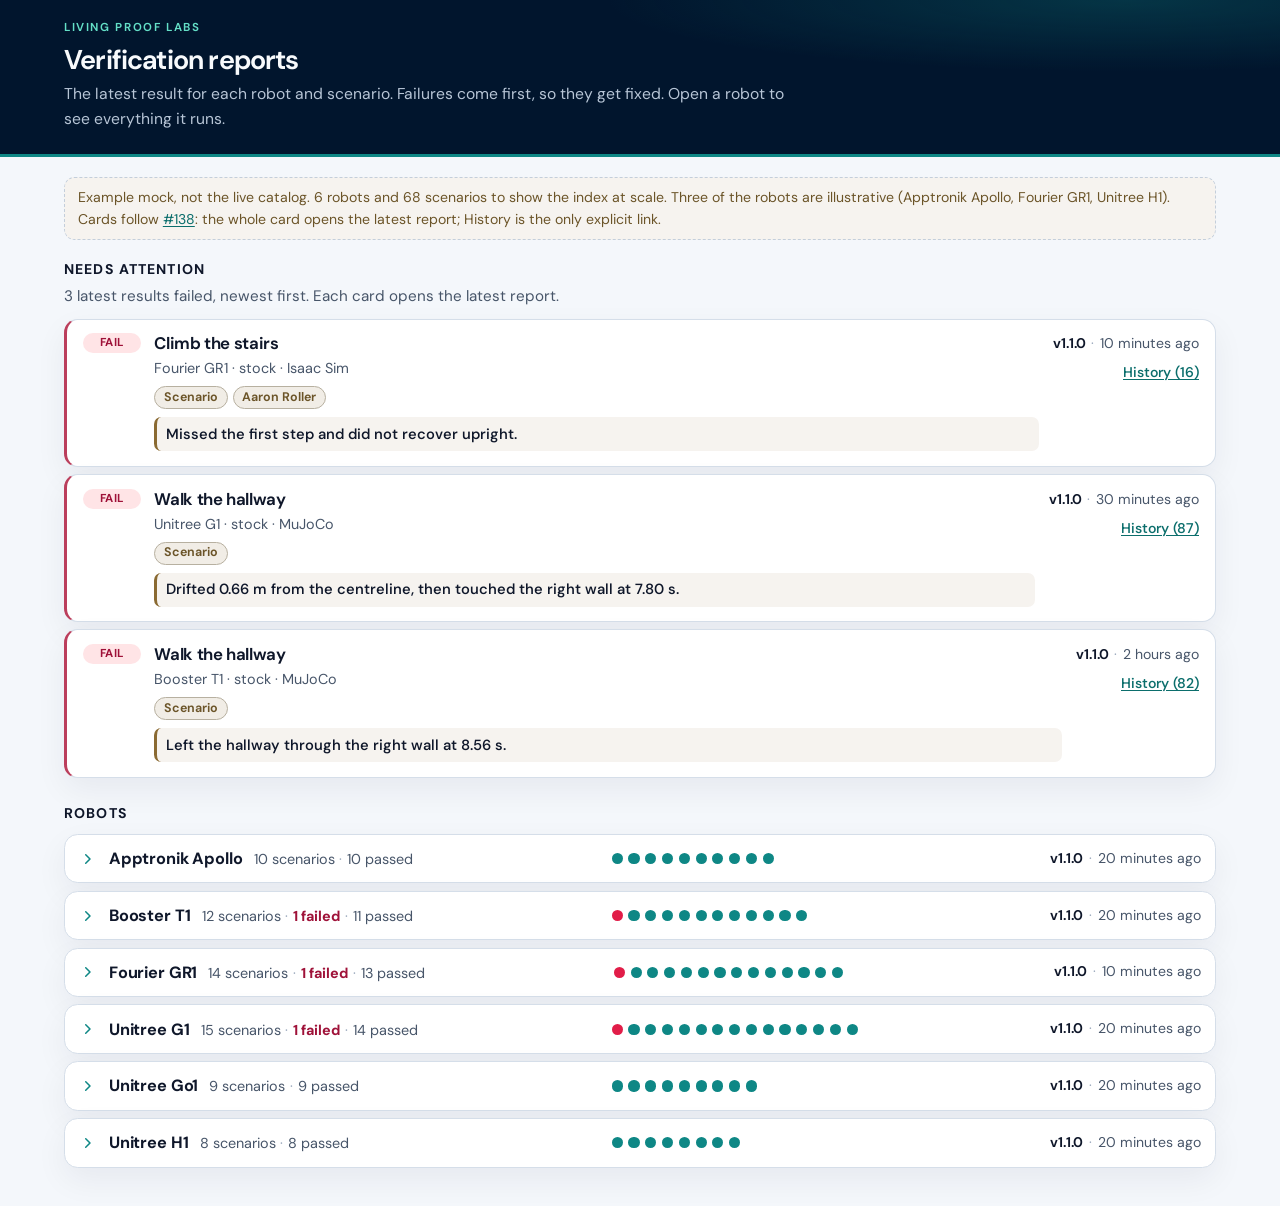
<file: mocks/index-failing-first/index.html>
<!doctype html>
<html lang="en">
<meta charset="utf-8">
<meta name="viewport" content="width=device-width, initial-scale=1">
<title>Verification reports · failing first (example mock)</title>
<link rel="preconnect" href="https://fonts.googleapis.com">
<link rel="preconnect" href="https://fonts.gstatic.com" crossorigin>
<link href="https://fonts.googleapis.com/css2?family=DM+Sans:ital,opsz,wght@0,9..40,400;0,9..40,500;0,9..40,650;0,9..40,700;1,9..40,400&display=swap" rel="stylesheet">
<link rel="stylesheet" href="styles.css">
<body>
<a class="skip" href="#results">Skip to results</a>
<header class="masthead">
  <div class="wrap masthead-inner">
    <p class="eyebrow">Living Proof Labs</p>
    <h1>Verification reports</h1>
    <p class="lede">The latest result for each robot and scenario. Failures come first, so they get fixed. Open a robot to see everything it runs.</p>
  </div>
</header>
<main class="page wrap" id="results">
  <p class="banner">Example mock, not the live catalog. 6 robots and 68 scenarios to show the index at scale. Three of the robots are illustrative (Apptronik Apollo, Fourier GR1, Unitree H1). Cards follow <a href="https://github.com/Living-Proof-Labs/livingproof-verification/issues/138">#138</a>: the whole card opens the latest report; History is the only explicit link.</p>
  <section class="needs" aria-labelledby="needs-attention">
  <h2 id="needs-attention">Needs attention</h2>
  <p class="lede-section">3 latest results failed, newest first. Each card opens the latest report.</p>
  <div class="stack">
    <article class="card is-fail">
  <div class="entry-main">
    <span class="badge badge-fail">FAIL</span>
    <div class="entry-body">
      <h3 class="title"><a class="card-link" href="#fourier-gr1">Climb the stairs<span class="visually-hidden">, latest report (FAIL)</span></a></h3>
      <p class="sub">Fourier GR1 · stock · Isaac Sim</p>
      <div class="chips"><a class="chip" href="#fourier-gr1" title="Open the Scenario finding in the report">Scenario</a><a class="chip" href="#fourier-gr1" title="Open the Aaron Roller finding in the report">Aaron Roller</a></div><p class="finding">Missed the first step and did not recover upright.</p>
    </div>
    <div class="entry-side">
      <div class="side-meta"><span class="release" title="Verification bundle release v1.1.0">v1.1.0</span><span class="dot">·</span><time datetime="2026-11-18T09:54:00Z" title="18 Nov 2026, 8:54 pm AEDT (Australia/Sydney)">10 minutes ago</time></div>
      <div class="links"><a class="history" href="#fourier-gr1">History (16)</a></div>
    </div>
  </div>
</article>
<article class="card is-fail">
  <div class="entry-main">
    <span class="badge badge-fail">FAIL</span>
    <div class="entry-body">
      <h3 class="title"><a class="card-link" href="https://docs.livingprooflabs.com/livingproof-verification/unitree-g1/stock-mujoco-hallway/latest/">Walk the hallway<span class="visually-hidden">, latest report (FAIL)</span></a></h3>
      <p class="sub">Unitree G1 · stock · MuJoCo</p>
      <div class="chips"><a class="chip" href="https://docs.livingprooflabs.com/livingproof-verification/unitree-g1/stock-mujoco-hallway/latest/#evaluator-livingproof-scenario" title="Open the Scenario finding in the report">Scenario</a></div><p class="finding">Drifted 0.66 m from the centreline, then touched the right wall at 7.80 s.</p>
    </div>
    <div class="entry-side">
      <div class="side-meta"><span class="release" title="Verification bundle release v1.1.0">v1.1.0</span><span class="dot">·</span><time datetime="2026-11-18T09:34:00Z" title="18 Nov 2026, 8:34 pm AEDT (Australia/Sydney)">30 minutes ago</time></div>
      <div class="links"><a class="history" href="https://docs.livingprooflabs.com/livingproof-verification/unitree-g1/stock-mujoco-hallway/">History (87)</a></div>
    </div>
  </div>
</article>
<article class="card is-fail">
  <div class="entry-main">
    <span class="badge badge-fail">FAIL</span>
    <div class="entry-body">
      <h3 class="title"><a class="card-link" href="https://docs.livingprooflabs.com/livingproof-verification/booster-t1/stock-mujoco-hallway/latest/">Walk the hallway<span class="visually-hidden">, latest report (FAIL)</span></a></h3>
      <p class="sub">Booster T1 · stock · MuJoCo</p>
      <div class="chips"><a class="chip" href="https://docs.livingprooflabs.com/livingproof-verification/booster-t1/stock-mujoco-hallway/latest/#evaluator-livingproof-scenario" title="Open the Scenario finding in the report">Scenario</a></div><p class="finding">Left the hallway through the right wall at 8.56 s.</p>
    </div>
    <div class="entry-side">
      <div class="side-meta"><span class="release" title="Verification bundle release v1.1.0">v1.1.0</span><span class="dot">·</span><time datetime="2026-11-18T08:04:00Z" title="18 Nov 2026, 7:04 pm AEDT (Australia/Sydney)">2 hours ago</time></div>
      <div class="links"><a class="history" href="https://docs.livingprooflabs.com/livingproof-verification/booster-t1/stock-mujoco-hallway/">History (82)</a></div>
    </div>
  </div>
</article>
  </div>
</section>
  <h2 class="robots-label" id="robots">Robots</h2>
  <div class="robots">
    <details class="robot" id="apptronik-apollo">
  <summary>
    <span class="visually-hidden">Apptronik Apollo, 10 scenarios, 10 passed, latest v1.1.0, 20 minutes ago</span>
    <div class="summary-row" aria-hidden="true">
      <svg class="chevron" viewBox="0 0 16 16" aria-hidden="true" focusable="false"><path fill="currentColor" d="M6.2 3.2a.75.75 0 0 0 0 1.06L9.94 8 6.2 11.74a.75.75 0 1 0 1.06 1.06l4.27-4.27a.75.75 0 0 0 0-1.06L7.26 3.2a.75.75 0 0 0-1.06 0Z"/></svg>
      <div class="summary-id"><span class="robot-name">Apptronik Apollo</span><span class="counts">10 scenarios<span class="count-sep">·</span><span class="pass-count">10 passed</span></span></div>
      <span class="dots"><span class="pip pip-pass" title="Carry a load down the hallway: passed"></span><span class="pip pip-pass" title="Climb the stairs: passed"></span><span class="pip pip-pass" title="Cross the doorway: passed"></span><span class="pip pip-pass" title="Navigate a cluttered room: passed"></span><span class="pip pip-pass" title="Pick and place: passed"></span><span class="pip pip-pass" title="Sit down and stand up: passed"></span><span class="pip pip-pass" title="Step over a threshold: passed"></span><span class="pip pip-pass" title="Walk around the corner: passed"></span><span class="pip pip-pass" title="Walk the hallway: passed"></span><span class="pip pip-pass" title="Walk uneven terrain: passed"></span><span class="pip-more" hidden></span></span>
      <span class="meta-latest"><span class="release" title="Verification bundle release v1.1.0">v1.1.0</span><span class="dot">·</span><time datetime="2026-11-18T09:44:00Z" title="18 Nov 2026, 8:44 pm AEDT (Australia/Sydney)">20 minutes ago</time></span>
    </div>
  </summary>
  <div class="robot-body"><div class="stack">
    <article class="card">
  <div class="entry-main">
    <span class="badge badge-pass">PASS</span>
    <div class="entry-body">
      <h3 class="title"><a class="card-link" href="#apptronik-apollo">Carry a load down the hallway<span class="visually-hidden">, latest report (PASS)</span></a></h3>
      <p class="sub">stock · MuJoCo</p>
      
    </div>
    <div class="entry-side">
      <div class="side-meta"><span class="release" title="Verification bundle release v1.1.0">v1.1.0</span><span class="dot">·</span><time datetime="2026-11-18T09:44:00Z" title="18 Nov 2026, 8:44 pm AEDT (Australia/Sydney)">20 minutes ago</time></div>
      <div class="links"><a class="history" href="#apptronik-apollo">History (11)</a></div>
    </div>
  </div>
</article>
<article class="card">
  <div class="entry-main">
    <span class="badge badge-pass">PASS</span>
    <div class="entry-body">
      <h3 class="title"><a class="card-link" href="#apptronik-apollo">Climb the stairs<span class="visually-hidden">, latest report (PASS)</span></a></h3>
      <p class="sub">stock · MuJoCo</p>
      
    </div>
    <div class="entry-side">
      <div class="side-meta"><span class="release" title="Verification bundle release v1.1.0">v1.1.0</span><span class="dot">·</span><time datetime="2026-11-18T09:44:00Z" title="18 Nov 2026, 8:44 pm AEDT (Australia/Sydney)">20 minutes ago</time></div>
      <div class="links"><a class="history" href="#apptronik-apollo">History (14)</a></div>
    </div>
  </div>
</article>
<article class="card">
  <div class="entry-main">
    <span class="badge badge-pass">PASS</span>
    <div class="entry-body">
      <h3 class="title"><a class="card-link" href="#apptronik-apollo">Cross the doorway<span class="visually-hidden">, latest report (PASS)</span></a></h3>
      <p class="sub">stock · MuJoCo</p>
      
    </div>
    <div class="entry-side">
      <div class="side-meta"><span class="release" title="Verification bundle release v1.1.0">v1.1.0</span><span class="dot">·</span><time datetime="2026-11-18T09:44:00Z" title="18 Nov 2026, 8:44 pm AEDT (Australia/Sydney)">20 minutes ago</time></div>
      <div class="links"><a class="history" href="#apptronik-apollo">History (17)</a></div>
    </div>
  </div>
</article>
<article class="card">
  <div class="entry-main">
    <span class="badge badge-pass">PASS</span>
    <div class="entry-body">
      <h3 class="title"><a class="card-link" href="#apptronik-apollo">Navigate a cluttered room<span class="visually-hidden">, latest report (PASS)</span></a></h3>
      <p class="sub">stock · MuJoCo</p>
      
    </div>
    <div class="entry-side">
      <div class="side-meta"><span class="release" title="Verification bundle release v1.1.0">v1.1.0</span><span class="dot">·</span><time datetime="2026-11-18T09:44:00Z" title="18 Nov 2026, 8:44 pm AEDT (Australia/Sydney)">20 minutes ago</time></div>
      <div class="links"><a class="history" href="#apptronik-apollo">History (20)</a></div>
    </div>
  </div>
</article>
<article class="card">
  <div class="entry-main">
    <span class="badge badge-pass">PASS</span>
    <div class="entry-body">
      <h3 class="title"><a class="card-link" href="#apptronik-apollo">Pick and place<span class="visually-hidden">, latest report (PASS)</span></a></h3>
      <p class="sub">stock · MuJoCo</p>
      
    </div>
    <div class="entry-side">
      <div class="side-meta"><span class="release" title="Verification bundle release v1.1.0">v1.1.0</span><span class="dot">·</span><time datetime="2026-11-18T09:44:00Z" title="18 Nov 2026, 8:44 pm AEDT (Australia/Sydney)">20 minutes ago</time></div>
      <div class="links"><a class="history" href="#apptronik-apollo">History (23)</a></div>
    </div>
  </div>
</article>
<article class="card">
  <div class="entry-main">
    <span class="badge badge-pass">PASS</span>
    <div class="entry-body">
      <h3 class="title"><a class="card-link" href="#apptronik-apollo">Sit down and stand up<span class="visually-hidden">, latest report (PASS)</span></a></h3>
      <p class="sub">stock · MuJoCo</p>
      
    </div>
    <div class="entry-side">
      <div class="side-meta"><span class="release" title="Verification bundle release v1.1.0">v1.1.0</span><span class="dot">·</span><time datetime="2026-11-18T09:44:00Z" title="18 Nov 2026, 8:44 pm AEDT (Australia/Sydney)">20 minutes ago</time></div>
      <div class="links"><a class="history" href="#apptronik-apollo">History (26)</a></div>
    </div>
  </div>
</article>
<article class="card">
  <div class="entry-main">
    <span class="badge badge-pass">PASS</span>
    <div class="entry-body">
      <h3 class="title"><a class="card-link" href="#apptronik-apollo">Step over a threshold<span class="visually-hidden">, latest report (PASS)</span></a></h3>
      <p class="sub">stock · MuJoCo</p>
      
    </div>
    <div class="entry-side">
      <div class="side-meta"><span class="release" title="Verification bundle release v1.1.0">v1.1.0</span><span class="dot">·</span><time datetime="2026-11-18T09:44:00Z" title="18 Nov 2026, 8:44 pm AEDT (Australia/Sydney)">20 minutes ago</time></div>
      <div class="links"><a class="history" href="#apptronik-apollo">History (12)</a></div>
    </div>
  </div>
</article>
<article class="card">
  <div class="entry-main">
    <span class="badge badge-pass">PASS</span>
    <div class="entry-body">
      <h3 class="title"><a class="card-link" href="#apptronik-apollo">Walk around the corner<span class="visually-hidden">, latest report (PASS)</span></a></h3>
      <p class="sub">stock · MuJoCo</p>
      
    </div>
    <div class="entry-side">
      <div class="side-meta"><span class="release" title="Verification bundle release v1.1.0">v1.1.0</span><span class="dot">·</span><time datetime="2026-11-18T09:44:00Z" title="18 Nov 2026, 8:44 pm AEDT (Australia/Sydney)">20 minutes ago</time></div>
      <div class="links"><a class="history" href="#apptronik-apollo">History (15)</a></div>
    </div>
  </div>
</article>
<article class="card">
  <div class="entry-main">
    <span class="badge badge-pass">PASS</span>
    <div class="entry-body">
      <h3 class="title"><a class="card-link" href="#apptronik-apollo">Walk the hallway<span class="visually-hidden">, latest report (PASS)</span></a></h3>
      <p class="sub">stock · MuJoCo</p>
      
    </div>
    <div class="entry-side">
      <div class="side-meta"><span class="release" title="Verification bundle release v1.1.0">v1.1.0</span><span class="dot">·</span><time datetime="2026-11-18T09:44:00Z" title="18 Nov 2026, 8:44 pm AEDT (Australia/Sydney)">20 minutes ago</time></div>
      <div class="links"><a class="history" href="#apptronik-apollo">History (18)</a></div>
    </div>
  </div>
</article>
<article class="card">
  <div class="entry-main">
    <span class="badge badge-pass">PASS</span>
    <div class="entry-body">
      <h3 class="title"><a class="card-link" href="#apptronik-apollo">Walk uneven terrain<span class="visually-hidden">, latest report (PASS)</span></a></h3>
      <p class="sub">stock · MuJoCo</p>
      
    </div>
    <div class="entry-side">
      <div class="side-meta"><span class="release" title="Verification bundle release v1.1.0">v1.1.0</span><span class="dot">·</span><time datetime="2026-11-18T09:44:00Z" title="18 Nov 2026, 8:44 pm AEDT (Australia/Sydney)">20 minutes ago</time></div>
      <div class="links"><a class="history" href="#apptronik-apollo">History (21)</a></div>
    </div>
  </div>
</article>
  </div></div>
</details>
<details class="robot" id="booster-t1">
  <summary>
    <span class="visually-hidden">Booster T1, 12 scenarios, 1 failed, 11 passed, latest v1.1.0, 20 minutes ago</span>
    <div class="summary-row" aria-hidden="true">
      <svg class="chevron" viewBox="0 0 16 16" aria-hidden="true" focusable="false"><path fill="currentColor" d="M6.2 3.2a.75.75 0 0 0 0 1.06L9.94 8 6.2 11.74a.75.75 0 1 0 1.06 1.06l4.27-4.27a.75.75 0 0 0 0-1.06L7.26 3.2a.75.75 0 0 0-1.06 0Z"/></svg>
      <div class="summary-id"><span class="robot-name">Booster T1</span><span class="counts">12 scenarios<span class="count-sep">·</span><span class="fail-count">1 failed</span><span class="count-sep">·</span><span class="pass-count">11 passed</span></span></div>
      <span class="dots"><span class="pip pip-fail" title="Walk the hallway: failed"></span><span class="pip pip-pass" title="Climb the stairs: passed"></span><span class="pip pip-pass" title="Cross the doorway: passed"></span><span class="pip pip-pass" title="Sit down and stand up: passed"></span><span class="pip pip-pass" title="Stand up from a fall: passed"></span><span class="pip pip-pass" title="Step over a threshold: passed"></span><span class="pip pip-pass" title="Turn in place: passed"></span><span class="pip pip-pass" title="Walk around the corner: passed"></span><span class="pip pip-pass" title="Walk around the corner (left): passed"></span><span class="pip pip-pass" title="Walk around the corner (right): passed"></span><span class="pip pip-pass" title="Walk backward: passed"></span><span class="pip pip-pass" title="Walk uneven terrain: passed"></span><span class="pip-more" hidden></span></span>
      <span class="meta-latest"><span class="release" title="Verification bundle release v1.1.0">v1.1.0</span><span class="dot">·</span><time datetime="2026-11-18T09:44:00Z" title="18 Nov 2026, 8:44 pm AEDT (Australia/Sydney)">20 minutes ago</time></span>
    </div>
  </summary>
  <div class="robot-body"><div class="stack">
    <article class="card is-fail">
  <div class="entry-main">
    <span class="badge badge-fail">FAIL</span>
    <div class="entry-body">
      <h3 class="title"><a class="card-link" href="https://docs.livingprooflabs.com/livingproof-verification/booster-t1/stock-mujoco-hallway/latest/">Walk the hallway<span class="visually-hidden">, latest report (FAIL)</span></a></h3>
      <p class="sub">stock · MuJoCo</p>
      <div class="chips"><a class="chip" href="https://docs.livingprooflabs.com/livingproof-verification/booster-t1/stock-mujoco-hallway/latest/#evaluator-livingproof-scenario" title="Open the Scenario finding in the report">Scenario</a></div><p class="finding">Left the hallway through the right wall at 8.56 s.</p>
    </div>
    <div class="entry-side">
      <div class="side-meta"><span class="release" title="Verification bundle release v1.1.0">v1.1.0</span><span class="dot">·</span><time datetime="2026-11-18T08:04:00Z" title="18 Nov 2026, 7:04 pm AEDT (Australia/Sydney)">2 hours ago</time></div>
      <div class="links"><a class="history" href="https://docs.livingprooflabs.com/livingproof-verification/booster-t1/stock-mujoco-hallway/">History (82)</a></div>
    </div>
  </div>
</article>
<article class="card">
  <div class="entry-main">
    <span class="badge badge-pass">PASS</span>
    <div class="entry-body">
      <h3 class="title"><a class="card-link" href="#booster-t1">Climb the stairs<span class="visually-hidden">, latest report (PASS)</span></a></h3>
      <p class="sub">stock · MuJoCo</p>
      
    </div>
    <div class="entry-side">
      <div class="side-meta"><span class="release" title="Verification bundle release v1.1.0">v1.1.0</span><span class="dot">·</span><time datetime="2026-11-18T09:44:00Z" title="18 Nov 2026, 8:44 pm AEDT (Australia/Sydney)">20 minutes ago</time></div>
      <div class="links"><a class="history" href="#booster-t1">History (14)</a></div>
    </div>
  </div>
</article>
<article class="card">
  <div class="entry-main">
    <span class="badge badge-pass">PASS</span>
    <div class="entry-body">
      <h3 class="title"><a class="card-link" href="#booster-t1">Cross the doorway<span class="visually-hidden">, latest report (PASS)</span></a></h3>
      <p class="sub">stock · MuJoCo</p>
      
    </div>
    <div class="entry-side">
      <div class="side-meta"><span class="release" title="Verification bundle release v1.1.0">v1.1.0</span><span class="dot">·</span><time datetime="2026-11-18T09:44:00Z" title="18 Nov 2026, 8:44 pm AEDT (Australia/Sydney)">20 minutes ago</time></div>
      <div class="links"><a class="history" href="#booster-t1">History (11)</a></div>
    </div>
  </div>
</article>
<article class="card">
  <div class="entry-main">
    <span class="badge badge-pass">PASS</span>
    <div class="entry-body">
      <h3 class="title"><a class="card-link" href="#booster-t1">Sit down and stand up<span class="visually-hidden">, latest report (PASS)</span></a></h3>
      <p class="sub">stock · MuJoCo</p>
      
    </div>
    <div class="entry-side">
      <div class="side-meta"><span class="release" title="Verification bundle release v1.1.0">v1.1.0</span><span class="dot">·</span><time datetime="2026-11-18T09:44:00Z" title="18 Nov 2026, 8:44 pm AEDT (Australia/Sydney)">20 minutes ago</time></div>
      <div class="links"><a class="history" href="#booster-t1">History (6)</a></div>
    </div>
  </div>
</article>
<article class="card">
  <div class="entry-main">
    <span class="badge badge-pass">PASS</span>
    <div class="entry-body">
      <h3 class="title"><a class="card-link" href="#booster-t1">Stand up from a fall<span class="visually-hidden">, latest report (PASS)</span></a></h3>
      <p class="sub">stock · MuJoCo</p>
      
    </div>
    <div class="entry-side">
      <div class="side-meta"><span class="release" title="Verification bundle release v1.1.0">v1.1.0</span><span class="dot">·</span><time datetime="2026-11-18T09:44:00Z" title="18 Nov 2026, 8:44 pm AEDT (Australia/Sydney)">20 minutes ago</time></div>
      <div class="links"><a class="history" href="#booster-t1">History (9)</a></div>
    </div>
  </div>
</article>
<article class="card">
  <div class="entry-main">
    <span class="badge badge-pass">PASS</span>
    <div class="entry-body">
      <h3 class="title"><a class="card-link" href="#booster-t1">Step over a threshold<span class="visually-hidden">, latest report (PASS)</span></a></h3>
      <p class="sub">stock · MuJoCo</p>
      
    </div>
    <div class="entry-side">
      <div class="side-meta"><span class="release" title="Verification bundle release v1.1.0">v1.1.0</span><span class="dot">·</span><time datetime="2026-11-18T09:44:00Z" title="18 Nov 2026, 8:44 pm AEDT (Australia/Sydney)">20 minutes ago</time></div>
      <div class="links"><a class="history" href="#booster-t1">History (7)</a></div>
    </div>
  </div>
</article>
<article class="card">
  <div class="entry-main">
    <span class="badge badge-pass">PASS</span>
    <div class="entry-body">
      <h3 class="title"><a class="card-link" href="#booster-t1">Turn in place<span class="visually-hidden">, latest report (PASS)</span></a></h3>
      <p class="sub">stock · MuJoCo</p>
      
    </div>
    <div class="entry-side">
      <div class="side-meta"><span class="release" title="Verification bundle release v1.1.0">v1.1.0</span><span class="dot">·</span><time datetime="2026-11-18T09:44:00Z" title="18 Nov 2026, 8:44 pm AEDT (Australia/Sydney)">20 minutes ago</time></div>
      <div class="links"><a class="history" href="#booster-t1">History (12)</a></div>
    </div>
  </div>
</article>
<article class="card">
  <div class="entry-main">
    <span class="badge badge-pass">PASS</span>
    <div class="entry-body">
      <h3 class="title"><a class="card-link" href="https://docs.livingprooflabs.com/livingproof-verification/booster-t1/stock-mujoco-corner/latest/">Walk around the corner<span class="visually-hidden">, latest report (PASS)</span></a></h3>
      <p class="sub">stock · MuJoCo</p>
      
    </div>
    <div class="entry-side">
      <div class="side-meta"><span class="release is-fallback" title="No release tag; short SHA shown">2363e612</span><span class="dot">·</span><time datetime="2026-11-18T07:04:00Z" title="18 Nov 2026, 6:04 pm AEDT (Australia/Sydney)">3 hours ago</time></div>
      <div class="links"><a class="history" href="https://docs.livingprooflabs.com/livingproof-verification/booster-t1/stock-mujoco-corner/">History (21)</a></div>
    </div>
  </div>
</article>
<article class="card">
  <div class="entry-main">
    <span class="badge badge-pass">PASS</span>
    <div class="entry-body">
      <h3 class="title"><a class="card-link" href="https://docs.livingprooflabs.com/livingproof-verification/booster-t1/stock-mujoco-corner-left/latest/">Walk around the corner (left)<span class="visually-hidden">, latest report (PASS)</span></a></h3>
      <p class="sub">stock · MuJoCo</p>
      
    </div>
    <div class="entry-side">
      <div class="side-meta"><span class="release" title="Verification bundle release v1.1.0">v1.1.0</span><span class="dot">·</span><time datetime="2026-11-18T09:44:00Z" title="18 Nov 2026, 8:44 pm AEDT (Australia/Sydney)">20 minutes ago</time></div>
      <div class="links"><a class="history" href="https://docs.livingprooflabs.com/livingproof-verification/booster-t1/stock-mujoco-corner-left/">History (3)</a></div>
    </div>
  </div>
</article>
<article class="card">
  <div class="entry-main">
    <span class="badge badge-pass">PASS</span>
    <div class="entry-body">
      <h3 class="title"><a class="card-link" href="https://docs.livingprooflabs.com/livingproof-verification/booster-t1/stock-mujoco-corner-right/latest/">Walk around the corner (right)<span class="visually-hidden">, latest report (PASS)</span></a></h3>
      <p class="sub">stock · MuJoCo</p>
      
    </div>
    <div class="entry-side">
      <div class="side-meta"><span class="release" title="Verification bundle release v1.1.0">v1.1.0</span><span class="dot">·</span><time datetime="2026-11-18T09:44:00Z" title="18 Nov 2026, 8:44 pm AEDT (Australia/Sydney)">20 minutes ago</time></div>
      <div class="links"><a class="history" href="https://docs.livingprooflabs.com/livingproof-verification/booster-t1/stock-mujoco-corner-right/">History (3)</a></div>
    </div>
  </div>
</article>
<article class="card">
  <div class="entry-main">
    <span class="badge badge-pass">PASS</span>
    <div class="entry-body">
      <h3 class="title"><a class="card-link" href="#booster-t1">Walk backward<span class="visually-hidden">, latest report (PASS)</span></a></h3>
      <p class="sub">stock · MuJoCo</p>
      
    </div>
    <div class="entry-side">
      <div class="side-meta"><span class="release" title="Verification bundle release v1.1.0">v1.1.0</span><span class="dot">·</span><time datetime="2026-11-18T09:44:00Z" title="18 Nov 2026, 8:44 pm AEDT (Australia/Sydney)">20 minutes ago</time></div>
      <div class="links"><a class="history" href="#booster-t1">History (5)</a></div>
    </div>
  </div>
</article>
<article class="card">
  <div class="entry-main">
    <span class="badge badge-pass">PASS</span>
    <div class="entry-body">
      <h3 class="title"><a class="card-link" href="#booster-t1">Walk uneven terrain<span class="visually-hidden">, latest report (PASS)</span></a></h3>
      <p class="sub">stock · MuJoCo</p>
      
    </div>
    <div class="entry-side">
      <div class="side-meta"><span class="release" title="Verification bundle release v1.1.0">v1.1.0</span><span class="dot">·</span><time datetime="2026-11-18T09:44:00Z" title="18 Nov 2026, 8:44 pm AEDT (Australia/Sydney)">20 minutes ago</time></div>
      <div class="links"><a class="history" href="#booster-t1">History (10)</a></div>
    </div>
  </div>
</article>
  </div></div>
</details>
<details class="robot" id="fourier-gr1">
  <summary>
    <span class="visually-hidden">Fourier GR1, 14 scenarios, 1 failed, 13 passed, latest v1.1.0, 10 minutes ago</span>
    <div class="summary-row" aria-hidden="true">
      <svg class="chevron" viewBox="0 0 16 16" aria-hidden="true" focusable="false"><path fill="currentColor" d="M6.2 3.2a.75.75 0 0 0 0 1.06L9.94 8 6.2 11.74a.75.75 0 1 0 1.06 1.06l4.27-4.27a.75.75 0 0 0 0-1.06L7.26 3.2a.75.75 0 0 0-1.06 0Z"/></svg>
      <div class="summary-id"><span class="robot-name">Fourier GR1</span><span class="counts">14 scenarios<span class="count-sep">·</span><span class="fail-count">1 failed</span><span class="count-sep">·</span><span class="pass-count">13 passed</span></span></div>
      <span class="dots"><span class="pip pip-fail" title="Climb the stairs: failed"></span><span class="pip pip-pass" title="Carry a load down the hallway: passed"></span><span class="pip pip-pass" title="Cross the doorway: passed"></span><span class="pip pip-pass" title="Navigate a cluttered room: passed"></span><span class="pip pip-pass" title="Pick and place: passed"></span><span class="pip pip-pass" title="Sit down and stand up: passed"></span><span class="pip pip-pass" title="Stand up from a fall: passed"></span><span class="pip pip-pass" title="Step over a threshold: passed"></span><span class="pip pip-pass" title="Turn in place: passed"></span><span class="pip pip-pass" title="Walk around the corner: passed"></span><span class="pip pip-pass" title="Walk around the corner (left): passed"></span><span class="pip pip-pass" title="Walk around the corner (right): passed"></span><span class="pip pip-pass" title="Walk the hallway: passed"></span><span class="pip pip-pass" title="Walk uneven terrain: passed"></span><span class="pip-more" hidden></span></span>
      <span class="meta-latest"><span class="release" title="Verification bundle release v1.1.0">v1.1.0</span><span class="dot">·</span><time datetime="2026-11-18T09:54:00Z" title="18 Nov 2026, 8:54 pm AEDT (Australia/Sydney)">10 minutes ago</time></span>
    </div>
  </summary>
  <div class="robot-body"><div class="stack">
    <article class="card is-fail">
  <div class="entry-main">
    <span class="badge badge-fail">FAIL</span>
    <div class="entry-body">
      <h3 class="title"><a class="card-link" href="#fourier-gr1">Climb the stairs<span class="visually-hidden">, latest report (FAIL)</span></a></h3>
      <p class="sub">stock · Isaac Sim</p>
      <div class="chips"><a class="chip" href="#fourier-gr1" title="Open the Scenario finding in the report">Scenario</a><a class="chip" href="#fourier-gr1" title="Open the Aaron Roller finding in the report">Aaron Roller</a></div><p class="finding">Missed the first step and did not recover upright.</p>
    </div>
    <div class="entry-side">
      <div class="side-meta"><span class="release" title="Verification bundle release v1.1.0">v1.1.0</span><span class="dot">·</span><time datetime="2026-11-18T09:54:00Z" title="18 Nov 2026, 8:54 pm AEDT (Australia/Sydney)">10 minutes ago</time></div>
      <div class="links"><a class="history" href="#fourier-gr1">History (16)</a></div>
    </div>
  </div>
</article>
<article class="card">
  <div class="entry-main">
    <span class="badge badge-pass">PASS</span>
    <div class="entry-body">
      <h3 class="title"><a class="card-link" href="#fourier-gr1">Carry a load down the hallway<span class="visually-hidden">, latest report (PASS)</span></a></h3>
      <p class="sub">stock · Isaac Sim</p>
      
    </div>
    <div class="entry-side">
      <div class="side-meta"><span class="release" title="Verification bundle release v1.1.0">v1.1.0</span><span class="dot">·</span><time datetime="2026-11-18T09:44:00Z" title="18 Nov 2026, 8:44 pm AEDT (Australia/Sydney)">20 minutes ago</time></div>
      <div class="links"><a class="history" href="#fourier-gr1">History (7)</a></div>
    </div>
  </div>
</article>
<article class="card">
  <div class="entry-main">
    <span class="badge badge-pass">PASS</span>
    <div class="entry-body">
      <h3 class="title"><a class="card-link" href="#fourier-gr1">Cross the doorway<span class="visually-hidden">, latest report (PASS)</span></a></h3>
      <p class="sub">stock · Isaac Sim</p>
      
    </div>
    <div class="entry-side">
      <div class="side-meta"><span class="release" title="Verification bundle release v1.1.0">v1.1.0</span><span class="dot">·</span><time datetime="2026-11-18T09:44:00Z" title="18 Nov 2026, 8:44 pm AEDT (Australia/Sydney)">20 minutes ago</time></div>
      <div class="links"><a class="history" href="#fourier-gr1">History (10)</a></div>
    </div>
  </div>
</article>
<article class="card">
  <div class="entry-main">
    <span class="badge badge-pass">PASS</span>
    <div class="entry-body">
      <h3 class="title"><a class="card-link" href="#fourier-gr1">Navigate a cluttered room<span class="visually-hidden">, latest report (PASS)</span></a></h3>
      <p class="sub">stock · Isaac Sim</p>
      
    </div>
    <div class="entry-side">
      <div class="side-meta"><span class="release" title="Verification bundle release v1.1.0">v1.1.0</span><span class="dot">·</span><time datetime="2026-11-18T09:44:00Z" title="18 Nov 2026, 8:44 pm AEDT (Australia/Sydney)">20 minutes ago</time></div>
      <div class="links"><a class="history" href="#fourier-gr1">History (13)</a></div>
    </div>
  </div>
</article>
<article class="card">
  <div class="entry-main">
    <span class="badge badge-pass">PASS</span>
    <div class="entry-body">
      <h3 class="title"><a class="card-link" href="#fourier-gr1">Pick and place<span class="visually-hidden">, latest report (PASS)</span></a></h3>
      <p class="sub">stock · Isaac Sim</p>
      
    </div>
    <div class="entry-side">
      <div class="side-meta"><span class="release" title="Verification bundle release v1.1.0">v1.1.0</span><span class="dot">·</span><time datetime="2026-11-18T09:44:00Z" title="18 Nov 2026, 8:44 pm AEDT (Australia/Sydney)">20 minutes ago</time></div>
      <div class="links"><a class="history" href="#fourier-gr1">History (16)</a></div>
    </div>
  </div>
</article>
<article class="card">
  <div class="entry-main">
    <span class="badge badge-pass">PASS</span>
    <div class="entry-body">
      <h3 class="title"><a class="card-link" href="#fourier-gr1">Sit down and stand up<span class="visually-hidden">, latest report (PASS)</span></a></h3>
      <p class="sub">stock · Isaac Sim</p>
      
    </div>
    <div class="entry-side">
      <div class="side-meta"><span class="release" title="Verification bundle release v1.1.0">v1.1.0</span><span class="dot">·</span><time datetime="2026-11-18T09:44:00Z" title="18 Nov 2026, 8:44 pm AEDT (Australia/Sydney)">20 minutes ago</time></div>
      <div class="links"><a class="history" href="#fourier-gr1">History (19)</a></div>
    </div>
  </div>
</article>
<article class="card">
  <div class="entry-main">
    <span class="badge badge-pass">PASS</span>
    <div class="entry-body">
      <h3 class="title"><a class="card-link" href="#fourier-gr1">Stand up from a fall<span class="visually-hidden">, latest report (PASS)</span></a></h3>
      <p class="sub">stock · Isaac Sim</p>
      
    </div>
    <div class="entry-side">
      <div class="side-meta"><span class="release" title="Verification bundle release v1.1.0">v1.1.0</span><span class="dot">·</span><time datetime="2026-11-18T09:44:00Z" title="18 Nov 2026, 8:44 pm AEDT (Australia/Sydney)">20 minutes ago</time></div>
      <div class="links"><a class="history" href="#fourier-gr1">History (22)</a></div>
    </div>
  </div>
</article>
<article class="card">
  <div class="entry-main">
    <span class="badge badge-pass">PASS</span>
    <div class="entry-body">
      <h3 class="title"><a class="card-link" href="#fourier-gr1">Step over a threshold<span class="visually-hidden">, latest report (PASS)</span></a></h3>
      <p class="sub">stock · Isaac Sim</p>
      
    </div>
    <div class="entry-side">
      <div class="side-meta"><span class="release" title="Verification bundle release v1.1.0">v1.1.0</span><span class="dot">·</span><time datetime="2026-11-18T09:44:00Z" title="18 Nov 2026, 8:44 pm AEDT (Australia/Sydney)">20 minutes ago</time></div>
      <div class="links"><a class="history" href="#fourier-gr1">History (8)</a></div>
    </div>
  </div>
</article>
<article class="card">
  <div class="entry-main">
    <span class="badge badge-pass">PASS</span>
    <div class="entry-body">
      <h3 class="title"><a class="card-link" href="#fourier-gr1">Turn in place<span class="visually-hidden">, latest report (PASS)</span></a></h3>
      <p class="sub">stock · Isaac Sim</p>
      
    </div>
    <div class="entry-side">
      <div class="side-meta"><span class="release" title="Verification bundle release v1.1.0">v1.1.0</span><span class="dot">·</span><time datetime="2026-11-18T09:44:00Z" title="18 Nov 2026, 8:44 pm AEDT (Australia/Sydney)">20 minutes ago</time></div>
      <div class="links"><a class="history" href="#fourier-gr1">History (11)</a></div>
    </div>
  </div>
</article>
<article class="card">
  <div class="entry-main">
    <span class="badge badge-pass">PASS</span>
    <div class="entry-body">
      <h3 class="title"><a class="card-link" href="#fourier-gr1">Walk around the corner<span class="visually-hidden">, latest report (PASS)</span></a></h3>
      <p class="sub">stock · Isaac Sim</p>
      
    </div>
    <div class="entry-side">
      <div class="side-meta"><span class="release" title="Verification bundle release v1.1.0">v1.1.0</span><span class="dot">·</span><time datetime="2026-11-18T09:44:00Z" title="18 Nov 2026, 8:44 pm AEDT (Australia/Sydney)">20 minutes ago</time></div>
      <div class="links"><a class="history" href="#fourier-gr1">History (14)</a></div>
    </div>
  </div>
</article>
<article class="card">
  <div class="entry-main">
    <span class="badge badge-pass">PASS</span>
    <div class="entry-body">
      <h3 class="title"><a class="card-link" href="#fourier-gr1">Walk around the corner (left)<span class="visually-hidden">, latest report (PASS)</span></a></h3>
      <p class="sub">stock · Isaac Sim</p>
      
    </div>
    <div class="entry-side">
      <div class="side-meta"><span class="release" title="Verification bundle release v1.1.0">v1.1.0</span><span class="dot">·</span><time datetime="2026-11-18T09:44:00Z" title="18 Nov 2026, 8:44 pm AEDT (Australia/Sydney)">20 minutes ago</time></div>
      <div class="links"><a class="history" href="#fourier-gr1">History (17)</a></div>
    </div>
  </div>
</article>
<article class="card">
  <div class="entry-main">
    <span class="badge badge-pass">PASS</span>
    <div class="entry-body">
      <h3 class="title"><a class="card-link" href="#fourier-gr1">Walk around the corner (right)<span class="visually-hidden">, latest report (PASS)</span></a></h3>
      <p class="sub">stock · Isaac Sim</p>
      
    </div>
    <div class="entry-side">
      <div class="side-meta"><span class="release" title="Verification bundle release v1.1.0">v1.1.0</span><span class="dot">·</span><time datetime="2026-11-18T09:44:00Z" title="18 Nov 2026, 8:44 pm AEDT (Australia/Sydney)">20 minutes ago</time></div>
      <div class="links"><a class="history" href="#fourier-gr1">History (20)</a></div>
    </div>
  </div>
</article>
<article class="card">
  <div class="entry-main">
    <span class="badge badge-pass">PASS</span>
    <div class="entry-body">
      <h3 class="title"><a class="card-link" href="#fourier-gr1">Walk the hallway<span class="visually-hidden">, latest report (PASS)</span></a></h3>
      <p class="sub">stock · Isaac Sim</p>
      
    </div>
    <div class="entry-side">
      <div class="side-meta"><span class="release" title="Verification bundle release v1.1.0">v1.1.0</span><span class="dot">·</span><time datetime="2026-11-18T09:44:00Z" title="18 Nov 2026, 8:44 pm AEDT (Australia/Sydney)">20 minutes ago</time></div>
      <div class="links"><a class="history" href="#fourier-gr1">History (23)</a></div>
    </div>
  </div>
</article>
<article class="card">
  <div class="entry-main">
    <span class="badge badge-pass">PASS</span>
    <div class="entry-body">
      <h3 class="title"><a class="card-link" href="#fourier-gr1">Walk uneven terrain<span class="visually-hidden">, latest report (PASS)</span></a></h3>
      <p class="sub">stock · Isaac Sim</p>
      
    </div>
    <div class="entry-side">
      <div class="side-meta"><span class="release" title="Verification bundle release v1.1.0">v1.1.0</span><span class="dot">·</span><time datetime="2026-11-18T09:44:00Z" title="18 Nov 2026, 8:44 pm AEDT (Australia/Sydney)">20 minutes ago</time></div>
      <div class="links"><a class="history" href="#fourier-gr1">History (9)</a></div>
    </div>
  </div>
</article>
  </div></div>
</details>
<details class="robot" id="unitree-g1">
  <summary>
    <span class="visually-hidden">Unitree G1, 15 scenarios, 1 failed, 14 passed, latest v1.1.0, 20 minutes ago</span>
    <div class="summary-row" aria-hidden="true">
      <svg class="chevron" viewBox="0 0 16 16" aria-hidden="true" focusable="false"><path fill="currentColor" d="M6.2 3.2a.75.75 0 0 0 0 1.06L9.94 8 6.2 11.74a.75.75 0 1 0 1.06 1.06l4.27-4.27a.75.75 0 0 0 0-1.06L7.26 3.2a.75.75 0 0 0-1.06 0Z"/></svg>
      <div class="summary-id"><span class="robot-name">Unitree G1</span><span class="counts">15 scenarios<span class="count-sep">·</span><span class="fail-count">1 failed</span><span class="count-sep">·</span><span class="pass-count">14 passed</span></span></div>
      <span class="dots"><span class="pip pip-fail" title="Walk the hallway: failed"></span><span class="pip pip-pass" title="Climb the stairs: passed"></span><span class="pip pip-pass" title="Cross the doorway: passed"></span><span class="pip pip-pass" title="Navigate a cluttered room: passed"></span><span class="pip pip-pass" title="Pick and place: passed"></span><span class="pip pip-pass" title="Sit down and stand up: passed"></span><span class="pip pip-pass" title="Stand up from a fall: passed"></span><span class="pip pip-pass" title="Step over a threshold: passed"></span><span class="pip pip-pass" title="Walk around the corner: passed"></span><span class="pip pip-pass" title="Walk around the corner: passed"></span><span class="pip pip-pass" title="Walk around the corner (left): passed"></span><span class="pip pip-pass" title="Walk around the corner (right): passed"></span><span class="pip pip-pass" title="Walk backward: passed"></span><span class="pip pip-pass" title="Walk the hallway: passed"></span><span class="pip pip-pass" title="Walk uneven terrain: passed"></span><span class="pip-more" hidden></span></span>
      <span class="meta-latest"><span class="release" title="Verification bundle release v1.1.0">v1.1.0</span><span class="dot">·</span><time datetime="2026-11-18T09:44:00Z" title="18 Nov 2026, 8:44 pm AEDT (Australia/Sydney)">20 minutes ago</time></span>
    </div>
  </summary>
  <div class="robot-body"><div class="stack">
    <article class="card is-fail">
  <div class="entry-main">
    <span class="badge badge-fail">FAIL</span>
    <div class="entry-body">
      <h3 class="title"><a class="card-link" href="https://docs.livingprooflabs.com/livingproof-verification/unitree-g1/stock-mujoco-hallway/latest/">Walk the hallway<span class="visually-hidden">, latest report (FAIL)</span></a></h3>
      <p class="sub">stock · MuJoCo</p>
      <div class="chips"><a class="chip" href="https://docs.livingprooflabs.com/livingproof-verification/unitree-g1/stock-mujoco-hallway/latest/#evaluator-livingproof-scenario" title="Open the Scenario finding in the report">Scenario</a></div><p class="finding">Drifted 0.66 m from the centreline, then touched the right wall at 7.80 s.</p>
    </div>
    <div class="entry-side">
      <div class="side-meta"><span class="release" title="Verification bundle release v1.1.0">v1.1.0</span><span class="dot">·</span><time datetime="2026-11-18T09:34:00Z" title="18 Nov 2026, 8:34 pm AEDT (Australia/Sydney)">30 minutes ago</time></div>
      <div class="links"><a class="history" href="https://docs.livingprooflabs.com/livingproof-verification/unitree-g1/stock-mujoco-hallway/">History (87)</a></div>
    </div>
  </div>
</article>
<article class="card">
  <div class="entry-main">
    <span class="badge badge-pass">PASS</span>
    <div class="entry-body">
      <h3 class="title"><a class="card-link" href="#unitree-g1">Climb the stairs<span class="visually-hidden">, latest report (PASS)</span></a></h3>
      <p class="sub">stock · MuJoCo</p>
      
    </div>
    <div class="entry-side">
      <div class="side-meta"><span class="release" title="Verification bundle release v1.1.0">v1.1.0</span><span class="dot">·</span><time datetime="2026-11-18T09:44:00Z" title="18 Nov 2026, 8:44 pm AEDT (Australia/Sydney)">20 minutes ago</time></div>
      <div class="links"><a class="history" href="#unitree-g1">History (8)</a></div>
    </div>
  </div>
</article>
<article class="card">
  <div class="entry-main">
    <span class="badge badge-pass">PASS</span>
    <div class="entry-body">
      <h3 class="title"><a class="card-link" href="#unitree-g1">Cross the doorway<span class="visually-hidden">, latest report (PASS)</span></a></h3>
      <p class="sub">stock · MuJoCo</p>
      
    </div>
    <div class="entry-side">
      <div class="side-meta"><span class="release" title="Verification bundle release v1.1.0">v1.1.0</span><span class="dot">·</span><time datetime="2026-11-18T09:44:00Z" title="18 Nov 2026, 8:44 pm AEDT (Australia/Sydney)">20 minutes ago</time></div>
      <div class="links"><a class="history" href="#unitree-g1">History (7)</a></div>
    </div>
  </div>
</article>
<article class="card">
  <div class="entry-main">
    <span class="badge badge-pass">PASS</span>
    <div class="entry-body">
      <h3 class="title"><a class="card-link" href="#unitree-g1">Navigate a cluttered room<span class="visually-hidden">, latest report (PASS)</span></a></h3>
      <p class="sub">stock · MuJoCo</p>
      
    </div>
    <div class="entry-side">
      <div class="side-meta"><span class="release" title="Verification bundle release v1.1.0">v1.1.0</span><span class="dot">·</span><time datetime="2026-11-18T09:44:00Z" title="18 Nov 2026, 8:44 pm AEDT (Australia/Sydney)">20 minutes ago</time></div>
      <div class="links"><a class="history" href="#unitree-g1">History (5)</a></div>
    </div>
  </div>
</article>
<article class="card">
  <div class="entry-main">
    <span class="badge badge-pass">PASS</span>
    <div class="entry-body">
      <h3 class="title"><a class="card-link" href="#unitree-g1">Pick and place<span class="visually-hidden">, latest report (PASS)</span></a></h3>
      <p class="sub">stock · MuJoCo</p>
      
    </div>
    <div class="entry-side">
      <div class="side-meta"><span class="release" title="Verification bundle release v1.1.0">v1.1.0</span><span class="dot">·</span><time datetime="2026-11-18T09:44:00Z" title="18 Nov 2026, 8:44 pm AEDT (Australia/Sydney)">20 minutes ago</time></div>
      <div class="links"><a class="history" href="#unitree-g1">History (6)</a></div>
    </div>
  </div>
</article>
<article class="card">
  <div class="entry-main">
    <span class="badge badge-pass">PASS</span>
    <div class="entry-body">
      <h3 class="title"><a class="card-link" href="#unitree-g1">Sit down and stand up<span class="visually-hidden">, latest report (PASS)</span></a></h3>
      <p class="sub">stock · MuJoCo</p>
      
    </div>
    <div class="entry-side">
      <div class="side-meta"><span class="release" title="Verification bundle release v1.1.0">v1.1.0</span><span class="dot">·</span><time datetime="2026-11-18T09:44:00Z" title="18 Nov 2026, 8:44 pm AEDT (Australia/Sydney)">20 minutes ago</time></div>
      <div class="links"><a class="history" href="#unitree-g1">History (4)</a></div>
    </div>
  </div>
</article>
<article class="card">
  <div class="entry-main">
    <span class="badge badge-pass">PASS</span>
    <div class="entry-body">
      <h3 class="title"><a class="card-link" href="#unitree-g1">Stand up from a fall<span class="visually-hidden">, latest report (PASS)</span></a></h3>
      <p class="sub">stock · MuJoCo</p>
      
    </div>
    <div class="entry-side">
      <div class="side-meta"><span class="release" title="Verification bundle release v1.1.0">v1.1.0</span><span class="dot">·</span><time datetime="2026-11-18T09:44:00Z" title="18 Nov 2026, 8:44 pm AEDT (Australia/Sydney)">20 minutes ago</time></div>
      <div class="links"><a class="history" href="#unitree-g1">History (9)</a></div>
    </div>
  </div>
</article>
<article class="card">
  <div class="entry-main">
    <span class="badge badge-pass">PASS</span>
    <div class="entry-body">
      <h3 class="title"><a class="card-link" href="#unitree-g1">Step over a threshold<span class="visually-hidden">, latest report (PASS)</span></a></h3>
      <p class="sub">stock · MuJoCo</p>
      
    </div>
    <div class="entry-side">
      <div class="side-meta"><span class="release" title="Verification bundle release v1.1.0">v1.1.0</span><span class="dot">·</span><time datetime="2026-11-18T09:44:00Z" title="18 Nov 2026, 8:44 pm AEDT (Australia/Sydney)">20 minutes ago</time></div>
      <div class="links"><a class="history" href="#unitree-g1">History (5)</a></div>
    </div>
  </div>
</article>
<article class="card">
  <div class="entry-main">
    <span class="badge badge-pass">PASS</span>
    <div class="entry-body">
      <h3 class="title"><a class="card-link" href="https://docs.livingprooflabs.com/livingproof-verification/unitree-g1/playground-mujoco-corner/latest/">Walk around the corner<span class="visually-hidden">, latest report (PASS)</span></a></h3>
      <p class="sub">playground · MuJoCo</p>
      
    </div>
    <div class="entry-side">
      <div class="side-meta"><span class="release is-fallback" title="No release tag; short SHA shown">2363e612</span><span class="dot">·</span><time datetime="2026-11-18T07:04:00Z" title="18 Nov 2026, 6:04 pm AEDT (Australia/Sydney)">3 hours ago</time></div>
      <div class="links"><a class="history" href="https://docs.livingprooflabs.com/livingproof-verification/unitree-g1/playground-mujoco-corner/">History (18)</a></div>
    </div>
  </div>
</article>
<article class="card">
  <div class="entry-main">
    <span class="badge badge-pass">PASS</span>
    <div class="entry-body">
      <h3 class="title"><a class="card-link" href="https://docs.livingprooflabs.com/livingproof-verification/unitree-g1/stock-mujoco-corner/latest/">Walk around the corner<span class="visually-hidden">, latest report (PASS)</span></a></h3>
      <p class="sub">stock · MuJoCo</p>
      
    </div>
    <div class="entry-side">
      <div class="side-meta"><span class="release is-fallback" title="No release tag; short SHA shown">2363e612</span><span class="dot">·</span><time datetime="2026-11-18T07:04:00Z" title="18 Nov 2026, 6:04 pm AEDT (Australia/Sydney)">3 hours ago</time></div>
      <div class="links"><a class="history" href="https://docs.livingprooflabs.com/livingproof-verification/unitree-g1/stock-mujoco-corner/">History (21)</a></div>
    </div>
  </div>
</article>
<article class="card">
  <div class="entry-main">
    <span class="badge badge-pass">PASS</span>
    <div class="entry-body">
      <h3 class="title"><a class="card-link" href="https://docs.livingprooflabs.com/livingproof-verification/unitree-g1/stock-mujoco-corner-left/latest/">Walk around the corner (left)<span class="visually-hidden">, latest report (PASS)</span></a></h3>
      <p class="sub">stock · MuJoCo</p>
      
    </div>
    <div class="entry-side">
      <div class="side-meta"><span class="release" title="Verification bundle release v1.1.0">v1.1.0</span><span class="dot">·</span><time datetime="2026-11-18T09:44:00Z" title="18 Nov 2026, 8:44 pm AEDT (Australia/Sydney)">20 minutes ago</time></div>
      <div class="links"><a class="history" href="https://docs.livingprooflabs.com/livingproof-verification/unitree-g1/stock-mujoco-corner-left/">History (3)</a></div>
    </div>
  </div>
</article>
<article class="card">
  <div class="entry-main">
    <span class="badge badge-pass">PASS</span>
    <div class="entry-body">
      <h3 class="title"><a class="card-link" href="https://docs.livingprooflabs.com/livingproof-verification/unitree-g1/stock-mujoco-corner-right/latest/">Walk around the corner (right)<span class="visually-hidden">, latest report (PASS)</span></a></h3>
      <p class="sub">stock · MuJoCo</p>
      
    </div>
    <div class="entry-side">
      <div class="side-meta"><span class="release" title="Verification bundle release v1.1.0">v1.1.0</span><span class="dot">·</span><time datetime="2026-11-18T09:44:00Z" title="18 Nov 2026, 8:44 pm AEDT (Australia/Sydney)">20 minutes ago</time></div>
      <div class="links"><a class="history" href="https://docs.livingprooflabs.com/livingproof-verification/unitree-g1/stock-mujoco-corner-right/">History (3)</a></div>
    </div>
  </div>
</article>
<article class="card">
  <div class="entry-main">
    <span class="badge badge-pass">PASS</span>
    <div class="entry-body">
      <h3 class="title"><a class="card-link" href="#unitree-g1">Walk backward<span class="visually-hidden">, latest report (PASS)</span></a></h3>
      <p class="sub">stock · MuJoCo</p>
      
    </div>
    <div class="entry-side">
      <div class="side-meta"><span class="release" title="Verification bundle release v1.1.0">v1.1.0</span><span class="dot">·</span><time datetime="2026-11-18T09:44:00Z" title="18 Nov 2026, 8:44 pm AEDT (Australia/Sydney)">20 minutes ago</time></div>
      <div class="links"><a class="history" href="#unitree-g1">History (6)</a></div>
    </div>
  </div>
</article>
<article class="card">
  <div class="entry-main">
    <span class="badge badge-pass">PASS</span>
    <div class="entry-body">
      <h3 class="title"><a class="card-link" href="https://docs.livingprooflabs.com/livingproof-verification/unitree-g1/playground-mujoco-hallway/latest/">Walk the hallway<span class="visually-hidden">, latest report (PASS)</span></a></h3>
      <p class="sub">playground · MuJoCo</p>
      
    </div>
    <div class="entry-side">
      <div class="side-meta"><span class="release" title="Verification bundle release v1.1.0">v1.1.0</span><span class="dot">·</span><time datetime="2026-11-18T09:44:00Z" title="18 Nov 2026, 8:44 pm AEDT (Australia/Sydney)">20 minutes ago</time></div>
      <div class="links"><a class="history" href="https://docs.livingprooflabs.com/livingproof-verification/unitree-g1/playground-mujoco-hallway/">History (66)</a></div>
    </div>
  </div>
</article>
<article class="card">
  <div class="entry-main">
    <span class="badge badge-pass">PASS</span>
    <div class="entry-body">
      <h3 class="title"><a class="card-link" href="#unitree-g1">Walk uneven terrain<span class="visually-hidden">, latest report (PASS)</span></a></h3>
      <p class="sub">stock · MuJoCo</p>
      
    </div>
    <div class="entry-side">
      <div class="side-meta"><span class="release" title="Verification bundle release v1.1.0">v1.1.0</span><span class="dot">·</span><time datetime="2026-11-18T09:44:00Z" title="18 Nov 2026, 8:44 pm AEDT (Australia/Sydney)">20 minutes ago</time></div>
      <div class="links"><a class="history" href="#unitree-g1">History (8)</a></div>
    </div>
  </div>
</article>
  </div></div>
</details>
<details class="robot" id="unitree-go1">
  <summary>
    <span class="visually-hidden">Unitree Go1, 9 scenarios, 9 passed, latest v1.1.0, 20 minutes ago</span>
    <div class="summary-row" aria-hidden="true">
      <svg class="chevron" viewBox="0 0 16 16" aria-hidden="true" focusable="false"><path fill="currentColor" d="M6.2 3.2a.75.75 0 0 0 0 1.06L9.94 8 6.2 11.74a.75.75 0 1 0 1.06 1.06l4.27-4.27a.75.75 0 0 0 0-1.06L7.26 3.2a.75.75 0 0 0-1.06 0Z"/></svg>
      <div class="summary-id"><span class="robot-name">Unitree Go1</span><span class="counts">9 scenarios<span class="count-sep">·</span><span class="pass-count">9 passed</span></span></div>
      <span class="dots"><span class="pip pip-pass" title="Climb the stairs: passed"></span><span class="pip pip-pass" title="Cross the doorway: passed"></span><span class="pip pip-pass" title="Step over a threshold: passed"></span><span class="pip pip-pass" title="Turn in place: passed"></span><span class="pip pip-pass" title="Walk around the corner: passed"></span><span class="pip pip-pass" title="Walk around the corner (left): passed"></span><span class="pip pip-pass" title="Walk around the corner (right): passed"></span><span class="pip pip-pass" title="Walk the hallway: passed"></span><span class="pip pip-pass" title="Walk uneven terrain: passed"></span><span class="pip-more" hidden></span></span>
      <span class="meta-latest"><span class="release" title="Verification bundle release v1.1.0">v1.1.0</span><span class="dot">·</span><time datetime="2026-11-18T09:44:00Z" title="18 Nov 2026, 8:44 pm AEDT (Australia/Sydney)">20 minutes ago</time></span>
    </div>
  </summary>
  <div class="robot-body"><div class="stack">
    <article class="card">
  <div class="entry-main">
    <span class="badge badge-pass">PASS</span>
    <div class="entry-body">
      <h3 class="title"><a class="card-link" href="#unitree-go1">Climb the stairs<span class="visually-hidden">, latest report (PASS)</span></a></h3>
      <p class="sub">playground · MuJoCo</p>
      
    </div>
    <div class="entry-side">
      <div class="side-meta"><span class="release" title="Verification bundle release v1.1.0">v1.1.0</span><span class="dot">·</span><time datetime="2026-11-18T09:44:00Z" title="18 Nov 2026, 8:44 pm AEDT (Australia/Sydney)">20 minutes ago</time></div>
      <div class="links"><a class="history" href="#unitree-go1">History (15)</a></div>
    </div>
  </div>
</article>
<article class="card">
  <div class="entry-main">
    <span class="badge badge-pass">PASS</span>
    <div class="entry-body">
      <h3 class="title"><a class="card-link" href="#unitree-go1">Cross the doorway<span class="visually-hidden">, latest report (PASS)</span></a></h3>
      <p class="sub">playground · MuJoCo</p>
      
    </div>
    <div class="entry-side">
      <div class="side-meta"><span class="release" title="Verification bundle release v1.1.0">v1.1.0</span><span class="dot">·</span><time datetime="2026-11-18T09:44:00Z" title="18 Nov 2026, 8:44 pm AEDT (Australia/Sydney)">20 minutes ago</time></div>
      <div class="links"><a class="history" href="#unitree-go1">History (18)</a></div>
    </div>
  </div>
</article>
<article class="card">
  <div class="entry-main">
    <span class="badge badge-pass">PASS</span>
    <div class="entry-body">
      <h3 class="title"><a class="card-link" href="#unitree-go1">Step over a threshold<span class="visually-hidden">, latest report (PASS)</span></a></h3>
      <p class="sub">playground · MuJoCo</p>
      
    </div>
    <div class="entry-side">
      <div class="side-meta"><span class="release" title="Verification bundle release v1.1.0">v1.1.0</span><span class="dot">·</span><time datetime="2026-11-18T09:44:00Z" title="18 Nov 2026, 8:44 pm AEDT (Australia/Sydney)">20 minutes ago</time></div>
      <div class="links"><a class="history" href="#unitree-go1">History (21)</a></div>
    </div>
  </div>
</article>
<article class="card">
  <div class="entry-main">
    <span class="badge badge-pass">PASS</span>
    <div class="entry-body">
      <h3 class="title"><a class="card-link" href="#unitree-go1">Turn in place<span class="visually-hidden">, latest report (PASS)</span></a></h3>
      <p class="sub">playground · MuJoCo</p>
      
    </div>
    <div class="entry-side">
      <div class="side-meta"><span class="release" title="Verification bundle release v1.1.0">v1.1.0</span><span class="dot">·</span><time datetime="2026-11-18T09:44:00Z" title="18 Nov 2026, 8:44 pm AEDT (Australia/Sydney)">20 minutes ago</time></div>
      <div class="links"><a class="history" href="#unitree-go1">History (24)</a></div>
    </div>
  </div>
</article>
<article class="card">
  <div class="entry-main">
    <span class="badge badge-pass">PASS</span>
    <div class="entry-body">
      <h3 class="title"><a class="card-link" href="https://docs.livingprooflabs.com/livingproof-verification/unitree-go1/playground-mujoco-corner/latest/">Walk around the corner<span class="visually-hidden">, latest report (PASS)</span></a></h3>
      <p class="sub">playground · MuJoCo</p>
      
    </div>
    <div class="entry-side">
      <div class="side-meta"><span class="release is-fallback" title="No release tag; short SHA shown">2363e612</span><span class="dot">·</span><time datetime="2026-11-18T07:04:00Z" title="18 Nov 2026, 6:04 pm AEDT (Australia/Sydney)">3 hours ago</time></div>
      <div class="links"><a class="history" href="https://docs.livingprooflabs.com/livingproof-verification/unitree-go1/playground-mujoco-corner/">History (21)</a></div>
    </div>
  </div>
</article>
<article class="card">
  <div class="entry-main">
    <span class="badge badge-pass">PASS</span>
    <div class="entry-body">
      <h3 class="title"><a class="card-link" href="https://docs.livingprooflabs.com/livingproof-verification/unitree-go1/playground-mujoco-corner-left/latest/">Walk around the corner (left)<span class="visually-hidden">, latest report (PASS)</span></a></h3>
      <p class="sub">playground · MuJoCo</p>
      
    </div>
    <div class="entry-side">
      <div class="side-meta"><span class="release" title="Verification bundle release v1.1.0">v1.1.0</span><span class="dot">·</span><time datetime="2026-11-18T09:44:00Z" title="18 Nov 2026, 8:44 pm AEDT (Australia/Sydney)">20 minutes ago</time></div>
      <div class="links"><a class="history" href="https://docs.livingprooflabs.com/livingproof-verification/unitree-go1/playground-mujoco-corner-left/">History (30)</a></div>
    </div>
  </div>
</article>
<article class="card">
  <div class="entry-main">
    <span class="badge badge-pass">PASS</span>
    <div class="entry-body">
      <h3 class="title"><a class="card-link" href="https://docs.livingprooflabs.com/livingproof-verification/unitree-go1/playground-mujoco-corner-right/latest/">Walk around the corner (right)<span class="visually-hidden">, latest report (PASS)</span></a></h3>
      <p class="sub">playground · MuJoCo</p>
      
    </div>
    <div class="entry-side">
      <div class="side-meta"><span class="release" title="Verification bundle release v1.1.0">v1.1.0</span><span class="dot">·</span><time datetime="2026-11-18T09:44:00Z" title="18 Nov 2026, 8:44 pm AEDT (Australia/Sydney)">20 minutes ago</time></div>
      <div class="links"><a class="history" href="https://docs.livingprooflabs.com/livingproof-verification/unitree-go1/playground-mujoco-corner-right/">History (16)</a></div>
    </div>
  </div>
</article>
<article class="card">
  <div class="entry-main">
    <span class="badge badge-pass">PASS</span>
    <div class="entry-body">
      <h3 class="title"><a class="card-link" href="https://docs.livingprooflabs.com/livingproof-verification/unitree-go1/playground-mujoco-hallway/latest/">Walk the hallway<span class="visually-hidden">, latest report (PASS)</span></a></h3>
      <p class="sub">playground · MuJoCo</p>
      
    </div>
    <div class="entry-side">
      <div class="side-meta"><span class="release" title="Verification bundle release v1.1.0">v1.1.0</span><span class="dot">·</span><time datetime="2026-11-18T09:44:00Z" title="18 Nov 2026, 8:44 pm AEDT (Australia/Sydney)">20 minutes ago</time></div>
      <div class="links"><a class="history" href="https://docs.livingprooflabs.com/livingproof-verification/unitree-go1/playground-mujoco-hallway/">History (19)</a></div>
    </div>
  </div>
</article>
<article class="card">
  <div class="entry-main">
    <span class="badge badge-pass">PASS</span>
    <div class="entry-body">
      <h3 class="title"><a class="card-link" href="#unitree-go1">Walk uneven terrain<span class="visually-hidden">, latest report (PASS)</span></a></h3>
      <p class="sub">playground · MuJoCo</p>
      
    </div>
    <div class="entry-side">
      <div class="side-meta"><span class="release" title="Verification bundle release v1.1.0">v1.1.0</span><span class="dot">·</span><time datetime="2026-11-18T09:44:00Z" title="18 Nov 2026, 8:44 pm AEDT (Australia/Sydney)">20 minutes ago</time></div>
      <div class="links"><a class="history" href="#unitree-go1">History (22)</a></div>
    </div>
  </div>
</article>
  </div></div>
</details>
<details class="robot" id="unitree-h1">
  <summary>
    <span class="visually-hidden">Unitree H1, 8 scenarios, 8 passed, latest v1.1.0, 20 minutes ago</span>
    <div class="summary-row" aria-hidden="true">
      <svg class="chevron" viewBox="0 0 16 16" aria-hidden="true" focusable="false"><path fill="currentColor" d="M6.2 3.2a.75.75 0 0 0 0 1.06L9.94 8 6.2 11.74a.75.75 0 1 0 1.06 1.06l4.27-4.27a.75.75 0 0 0 0-1.06L7.26 3.2a.75.75 0 0 0-1.06 0Z"/></svg>
      <div class="summary-id"><span class="robot-name">Unitree H1</span><span class="counts">8 scenarios<span class="count-sep">·</span><span class="pass-count">8 passed</span></span></div>
      <span class="dots"><span class="pip pip-pass" title="Climb the stairs: passed"></span><span class="pip pip-pass" title="Cross the doorway: passed"></span><span class="pip pip-pass" title="Pick and place: passed"></span><span class="pip pip-pass" title="Walk around the corner: passed"></span><span class="pip pip-pass" title="Walk around the corner (left): passed"></span><span class="pip pip-pass" title="Walk around the corner (right): passed"></span><span class="pip pip-pass" title="Walk the hallway: passed"></span><span class="pip pip-pass" title="Walk uneven terrain: passed"></span><span class="pip-more" hidden></span></span>
      <span class="meta-latest"><span class="release" title="Verification bundle release v1.1.0">v1.1.0</span><span class="dot">·</span><time datetime="2026-11-18T09:44:00Z" title="18 Nov 2026, 8:44 pm AEDT (Australia/Sydney)">20 minutes ago</time></span>
    </div>
  </summary>
  <div class="robot-body"><div class="stack">
    <article class="card">
  <div class="entry-main">
    <span class="badge badge-pass">PASS</span>
    <div class="entry-body">
      <h3 class="title"><a class="card-link" href="#unitree-h1">Climb the stairs<span class="visually-hidden">, latest report (PASS)</span></a></h3>
      <p class="sub">stock · MuJoCo</p>
      
    </div>
    <div class="entry-side">
      <div class="side-meta"><span class="release" title="Verification bundle release v1.1.0">v1.1.0</span><span class="dot">·</span><time datetime="2026-11-18T09:44:00Z" title="18 Nov 2026, 8:44 pm AEDT (Australia/Sydney)">20 minutes ago</time></div>
      <div class="links"><a class="history" href="#unitree-h1">History (8)</a></div>
    </div>
  </div>
</article>
<article class="card">
  <div class="entry-main">
    <span class="badge badge-pass">PASS</span>
    <div class="entry-body">
      <h3 class="title"><a class="card-link" href="#unitree-h1">Cross the doorway<span class="visually-hidden">, latest report (PASS)</span></a></h3>
      <p class="sub">stock · MuJoCo</p>
      
    </div>
    <div class="entry-side">
      <div class="side-meta"><span class="release" title="Verification bundle release v1.1.0">v1.1.0</span><span class="dot">·</span><time datetime="2026-11-18T09:44:00Z" title="18 Nov 2026, 8:44 pm AEDT (Australia/Sydney)">20 minutes ago</time></div>
      <div class="links"><a class="history" href="#unitree-h1">History (11)</a></div>
    </div>
  </div>
</article>
<article class="card">
  <div class="entry-main">
    <span class="badge badge-pass">PASS</span>
    <div class="entry-body">
      <h3 class="title"><a class="card-link" href="#unitree-h1">Pick and place<span class="visually-hidden">, latest report (PASS)</span></a></h3>
      <p class="sub">stock · MuJoCo</p>
      
    </div>
    <div class="entry-side">
      <div class="side-meta"><span class="release" title="Verification bundle release v1.1.0">v1.1.0</span><span class="dot">·</span><time datetime="2026-11-18T09:44:00Z" title="18 Nov 2026, 8:44 pm AEDT (Australia/Sydney)">20 minutes ago</time></div>
      <div class="links"><a class="history" href="#unitree-h1">History (14)</a></div>
    </div>
  </div>
</article>
<article class="card">
  <div class="entry-main">
    <span class="badge badge-pass">PASS</span>
    <div class="entry-body">
      <h3 class="title"><a class="card-link" href="#unitree-h1">Walk around the corner<span class="visually-hidden">, latest report (PASS)</span></a></h3>
      <p class="sub">stock · MuJoCo</p>
      
    </div>
    <div class="entry-side">
      <div class="side-meta"><span class="release" title="Verification bundle release v1.1.0">v1.1.0</span><span class="dot">·</span><time datetime="2026-11-18T09:44:00Z" title="18 Nov 2026, 8:44 pm AEDT (Australia/Sydney)">20 minutes ago</time></div>
      <div class="links"><a class="history" href="#unitree-h1">History (17)</a></div>
    </div>
  </div>
</article>
<article class="card">
  <div class="entry-main">
    <span class="badge badge-pass">PASS</span>
    <div class="entry-body">
      <h3 class="title"><a class="card-link" href="#unitree-h1">Walk around the corner (left)<span class="visually-hidden">, latest report (PASS)</span></a></h3>
      <p class="sub">stock · MuJoCo</p>
      
    </div>
    <div class="entry-side">
      <div class="side-meta"><span class="release" title="Verification bundle release v1.1.0">v1.1.0</span><span class="dot">·</span><time datetime="2026-11-18T09:44:00Z" title="18 Nov 2026, 8:44 pm AEDT (Australia/Sydney)">20 minutes ago</time></div>
      <div class="links"><a class="history" href="#unitree-h1">History (20)</a></div>
    </div>
  </div>
</article>
<article class="card">
  <div class="entry-main">
    <span class="badge badge-pass">PASS</span>
    <div class="entry-body">
      <h3 class="title"><a class="card-link" href="#unitree-h1">Walk around the corner (right)<span class="visually-hidden">, latest report (PASS)</span></a></h3>
      <p class="sub">stock · MuJoCo</p>
      
    </div>
    <div class="entry-side">
      <div class="side-meta"><span class="release" title="Verification bundle release v1.1.0">v1.1.0</span><span class="dot">·</span><time datetime="2026-11-18T09:44:00Z" title="18 Nov 2026, 8:44 pm AEDT (Australia/Sydney)">20 minutes ago</time></div>
      <div class="links"><a class="history" href="#unitree-h1">History (23)</a></div>
    </div>
  </div>
</article>
<article class="card">
  <div class="entry-main">
    <span class="badge badge-pass">PASS</span>
    <div class="entry-body">
      <h3 class="title"><a class="card-link" href="#unitree-h1">Walk the hallway<span class="visually-hidden">, latest report (PASS)</span></a></h3>
      <p class="sub">stock · MuJoCo</p>
      
    </div>
    <div class="entry-side">
      <div class="side-meta"><span class="release" title="Verification bundle release v1.1.0">v1.1.0</span><span class="dot">·</span><time datetime="2026-11-18T09:44:00Z" title="18 Nov 2026, 8:44 pm AEDT (Australia/Sydney)">20 minutes ago</time></div>
      <div class="links"><a class="history" href="#unitree-h1">History (9)</a></div>
    </div>
  </div>
</article>
<article class="card">
  <div class="entry-main">
    <span class="badge badge-pass">PASS</span>
    <div class="entry-body">
      <h3 class="title"><a class="card-link" href="#unitree-h1">Walk uneven terrain<span class="visually-hidden">, latest report (PASS)</span></a></h3>
      <p class="sub">stock · MuJoCo</p>
      
    </div>
    <div class="entry-side">
      <div class="side-meta"><span class="release" title="Verification bundle release v1.1.0">v1.1.0</span><span class="dot">·</span><time datetime="2026-11-18T09:44:00Z" title="18 Nov 2026, 8:44 pm AEDT (Australia/Sydney)">20 minutes ago</time></div>
      <div class="links"><a class="history" href="#unitree-h1">History (12)</a></div>
    </div>
  </div>
</article>
  </div></div>
</details>
  </div>
</main>
<script src="open.js"></script>
</body>
</html>
</file>
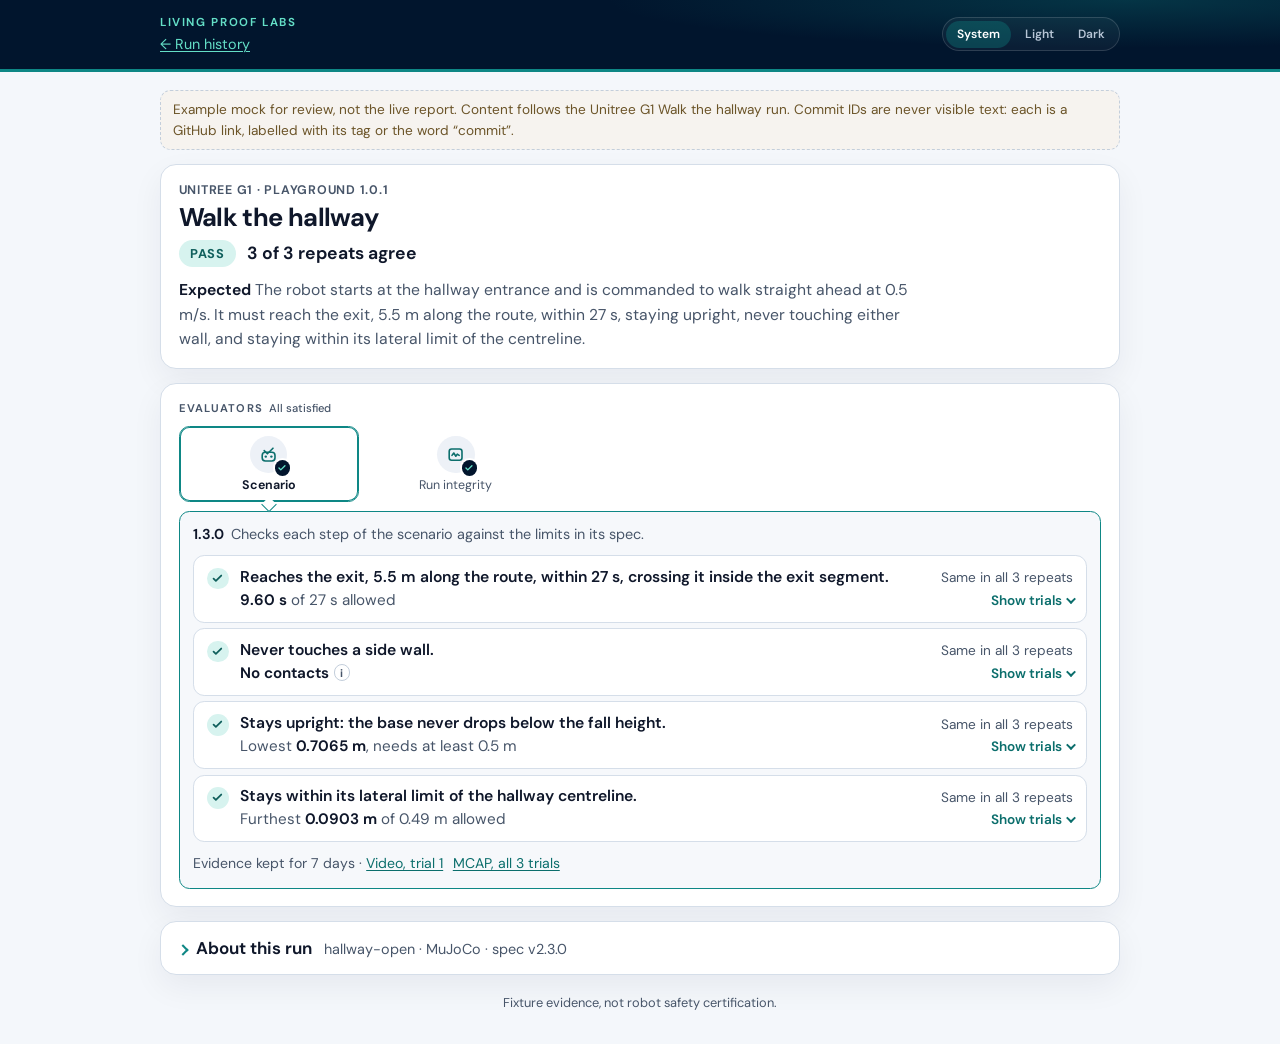
<file: mocks/run-report-declutter/index.html>
<!doctype html>
<html lang="en">
<meta charset="utf-8">
<meta name="viewport" content="width=device-width, initial-scale=1">
<title>Run report, decluttered (pass) · example mock</title>
<link rel="preconnect" href="https://fonts.googleapis.com"><link rel="preconnect" href="https://fonts.gstatic.com" crossorigin>
<link href="https://fonts.googleapis.com/css2?family=DM+Sans:ital,opsz,wght@0,9..40,400;0,9..40,500;0,9..40,650;0,9..40,700&display=swap" rel="stylesheet">
<link rel="stylesheet" href="styles.css">
<body>
<header class="masthead"><div class="wrap masthead-inner">
  <div><p class="eyebrow">Living Proof Labs</p><p class="crumb"><a href="#">← Run history</a></p></div>
  <fieldset class="theme"><legend>Colour theme</legend>
    <label><input type="radio" name="theme" id="theme-system" value="system" checked> System</label>
    <label><input type="radio" name="theme" id="theme-light" value="light"> Light</label>
    <label><input type="radio" name="theme" id="theme-dark" value="dark"> Dark</label></fieldset>
</div></header>
<main class="page wrap">
  <p class="banner">Example mock for review, not the live report. Content follows the Unitree G1 Walk the hallway run. Commit IDs are never visible text: each is a GitHub link, labelled with its tag or the word “commit”.</p>

  <section class="card hero" aria-labelledby="h1">
    <p class="kicker">Unitree G1 · playground 1.0.1</p>
    <h1 id="h1">Walk the hallway</h1>
    <div class="hero-outcome"><span class="badge badge-pass">PASS</span><span class="agree">3 of 3 repeats agree</span></div>
    
    <p class="expected"><b>Expected</b> The robot starts at the hallway entrance and is commanded to walk straight ahead at 0.5 m/s. It must reach the exit, 5.5 m along the route, within 27 s, staying upright, never touching either wall, and staying within its lateral limit of the centreline.</p>
  </section>

  <section class="card" aria-labelledby="evals">
    <p class="evals-label" id="evals">Evaluators<span class="ok">All satisfied</span></p>
    <div class="eval-row" role="group" aria-label="Evaluators">
      <button type="button" class="eval-mark" id="tab-scenario" aria-pressed="true" aria-controls="panel-scenario" data-panel="panel-scenario">
        <span class="eval-face" role="img" aria-label="Scenario, satisfied"><svg class="glyph" viewBox="0 0 24 24" fill="none" aria-hidden="true"><g stroke="currentColor" stroke-width="2" stroke-linecap="round" stroke-linejoin="round"><path d="M6.5 7L10.5 11L17.5 4"/><rect x="4" y="9" width="16" height="11" rx="4"/></g><g fill="currentColor"><circle cx="8.5" cy="14.5" r="1.5"/><circle cx="15.5" cy="14.5" r="1.5"/></g></svg><span class="pip" aria-hidden="true"><svg viewBox="0 0 16 16" aria-hidden="true"><path d="M3.2 8.2 6.1 11.1 12.8 4.4" fill="none" stroke="currentColor" stroke-width="2.2" stroke-linecap="round" stroke-linejoin="round"/></svg></span></span><span class="eval-name">Scenario</span></button>
      <button type="button" class="eval-mark" id="tab-integrity" aria-pressed="false" aria-controls="panel-integrity" data-panel="panel-integrity">
        <span class="eval-face" role="img" aria-label="Run integrity, satisfied"><svg class="glyph" viewBox="0 0 24 24" fill="none" aria-hidden="true"><g stroke="currentColor" stroke-width="2" stroke-linecap="round" stroke-linejoin="round"><rect x="4" y="5" width="16" height="14" rx="3"/><path d="M7.5 13l2.2-3 2.6 4 1.8-2.5 2.4 1.5"/></g></svg><span class="pip" aria-hidden="true"><svg viewBox="0 0 16 16" aria-hidden="true"><path d="M3.2 8.2 6.1 11.1 12.8 4.4" fill="none" stroke="currentColor" stroke-width="2.2" stroke-linecap="round" stroke-linejoin="round"/></svg></span></span><span class="eval-name">Run integrity</span></button>
    </div>
    <div class="eval-panel" id="panel-scenario" role="region" aria-labelledby="tab-scenario">
      <p class="eval-meta"><span class="ver">1.3.0</span>Checks each step of the scenario against the limits in its spec.</p>
      <div class="steps">
<details class="step">
  <summary>
    <span class="s-icon s-pass" role="img" aria-label="Met"><svg viewBox="0 0 16 16" aria-hidden="true"><path d="M3.2 8.2 6.1 11.1 12.8 4.4" fill="none" stroke="currentColor" stroke-width="2.2" stroke-linecap="round" stroke-linejoin="round"/></svg></span>
    <div class="s-main"><p class="crit">Reaches the exit, 5.5 m along the route, within 27 s, crossing it inside the exit segment.</p><p class="obs"><b>9.60 s</b> of 27 s allowed</p></div>
    <div class="s-side"><span>Same in all 3 repeats</span><br><span class="more"><span class="t-show">Show trials</span><span class="t-hide">Hide trials</span></span></div>
  </summary>
  <div class="trials">
    <table class="t"><thead><tr><th scope="col">Trial</th><th scope="col">Result</th><th scope="col">Observed vs limit</th><th scope="col">Time</th></tr></thead><tbody><tr><td>1</td><td class="res-pass">Met</td><td>9.60 s of 27 s allowed</td><td>Exit time 9.60 s</td></tr><tr><td>2</td><td class="res-pass">Met</td><td>9.60 s of 27 s allowed</td><td>Exit time 9.60 s</td></tr><tr><td>3</td><td class="res-pass">Met</td><td>9.60 s of 27 s allowed</td><td>Exit time 9.60 s</td></tr></tbody></table>
    <p class="code">hallway-exit-reached · v1.0.0</p>
  </div>
</details>
<details class="step">
  <summary>
    <span class="s-icon s-pass" role="img" aria-label="Met"><svg viewBox="0 0 16 16" aria-hidden="true"><path d="M3.2 8.2 6.1 11.1 12.8 4.4" fill="none" stroke="currentColor" stroke-width="2.2" stroke-linecap="round" stroke-linejoin="round"/></svg></span>
    <div class="s-main"><p class="crit">Never touches a side wall.</p><p class="obs"><b>No contacts</b><span class="note" tabindex="0" role="img" aria-label="Capped at 0.25 m, not a real measurement." title="Capped at 0.25 m, not a real measurement.">i</span></p></div>
    <div class="s-side"><span>Same in all 3 repeats</span><br><span class="more"><span class="t-show">Show trials</span><span class="t-hide">Hide trials</span></span></div>
  </summary>
  <div class="trials"><p class="footnote"><span class="note" aria-hidden="true">i</span>Capped at 0.25 m, not a real measurement.</p>
    <table class="t"><thead><tr><th scope="col">Trial</th><th scope="col">Result</th><th scope="col">Observed vs limit</th><th scope="col">Time</th></tr></thead><tbody><tr><td>1</td><td class="res-pass">Met</td><td>0 contacts</td><td>No contact —</td></tr><tr><td>2</td><td class="res-pass">Met</td><td>0 contacts</td><td>No contact —</td></tr><tr><td>3</td><td class="res-pass">Met</td><td>0 contacts</td><td>No contact —</td></tr></tbody></table>
    <p class="code">hallway-wall-contact · v1.0.0</p>
  </div>
</details>
<details class="step">
  <summary>
    <span class="s-icon s-pass" role="img" aria-label="Met"><svg viewBox="0 0 16 16" aria-hidden="true"><path d="M3.2 8.2 6.1 11.1 12.8 4.4" fill="none" stroke="currentColor" stroke-width="2.2" stroke-linecap="round" stroke-linejoin="round"/></svg></span>
    <div class="s-main"><p class="crit">Stays upright: the base never drops below the fall height.</p><p class="obs">Lowest <b>0.7065 m</b>, needs at least 0.5 m</p></div>
    <div class="s-side"><span>Same in all 3 repeats</span><br><span class="more"><span class="t-show">Show trials</span><span class="t-hide">Hide trials</span></span></div>
  </summary>
  <div class="trials">
    <table class="t"><thead><tr><th scope="col">Trial</th><th scope="col">Result</th><th scope="col">Observed vs limit</th><th scope="col">Time</th></tr></thead><tbody><tr><td>1</td><td class="res-pass">Met</td><td>0.7065 m (limit 0.5 m)</td><td>Lowest height 2.90 s</td></tr><tr><td>2</td><td class="res-pass">Met</td><td>0.7065 m (limit 0.5 m)</td><td>Lowest height 2.90 s</td></tr><tr><td>3</td><td class="res-pass">Met</td><td>0.7065 m (limit 0.5 m)</td><td>Lowest height 2.90 s</td></tr></tbody></table>
    <p class="code">hallway-fall · v1.0.0</p>
  </div>
</details>
<details class="step">
  <summary>
    <span class="s-icon s-pass" role="img" aria-label="Met"><svg viewBox="0 0 16 16" aria-hidden="true"><path d="M3.2 8.2 6.1 11.1 12.8 4.4" fill="none" stroke="currentColor" stroke-width="2.2" stroke-linecap="round" stroke-linejoin="round"/></svg></span>
    <div class="s-main"><p class="crit">Stays within its lateral limit of the hallway centreline.</p><p class="obs">Furthest <b>0.0903 m</b> of 0.49 m allowed</p></div>
    <div class="s-side"><span>Same in all 3 repeats</span><br><span class="more"><span class="t-show">Show trials</span><span class="t-hide">Hide trials</span></span></div>
  </summary>
  <div class="trials">
    <table class="t"><thead><tr><th scope="col">Trial</th><th scope="col">Result</th><th scope="col">Observed vs limit</th><th scope="col">Time</th></tr></thead><tbody><tr><td>1</td><td class="res-pass">Met</td><td>0.0903 m (limit 0.49 m)</td><td>Largest offset 5.24 s</td></tr><tr><td>2</td><td class="res-pass">Met</td><td>0.0903 m (limit 0.49 m)</td><td>Largest offset 5.24 s</td></tr><tr><td>3</td><td class="res-pass">Met</td><td>0.0903 m (limit 0.49 m)</td><td>Largest offset 5.24 s</td></tr></tbody></table>
    <p class="code">hallway-lateral-limit · v1.0.0</p>
  </div>
</details>
      </div>
      <p class="evidence">Evidence kept for 7 days · <a href="#">Video, trial 1</a><a href="#">MCAP, all 3 trials</a></p>
    </div>
    <div class="eval-panel" id="panel-integrity" role="region" aria-labelledby="tab-integrity" hidden>
      <p class="eval-meta"><span class="ver">1.0.0</span>Judges whether the run and the test system can be trusted.</p>
      <p class="obs"><b>Every planned trial has its observation file.</b></p>
    </div>
  </section>

  <details class="card about">
    <summary><span class="ttl">About this run</span><span class="sub">hallway-open · MuJoCo · spec v2.3.0</span></summary>
    <div class="about-body">
      <dl class="kv">
        <dt>Scenario</dt><dd>walk-hallway</dd>
        <dt>Robot software</dt><dd>playground 1.0.1 · <a class="pin" href="https://github.com/Living-Proof-Labs/livingproof-unitree-g1/commit/3c8a781dc42b56126cc599e00a7d7ed360ed6671" title="livingproof-unitree-g1, v2.2.11 (commit 3c8a781dc42b56126cc599e00a7d7ed360ed6671)" aria-label="livingproof-unitree-g1, v2.2.11 (commit 3c8a781dc42b56126cc599e00a7d7ed360ed6671)">v2.2.11</a></dd>
        <dt>World</dt><dd>hallway-open@0.1.0. A straight, empty hallway, 1.50 m wide and 6.00 m long, with 2.50 m-high walls.</dd>
        <dt>Simulator</dt><dd>MuJoCo · runner <a class="pin" href="https://github.com/Living-Proof-Labs/livingproof-sim-mujoco/commit/4e97b6c1ee72a9f6598a91d0a1476116dc17ae13" title="livingproof-sim-mujoco, v3.4.1 (commit 4e97b6c1ee72a9f6598a91d0a1476116dc17ae13)" aria-label="livingproof-sim-mujoco, v3.4.1 (commit 4e97b6c1ee72a9f6598a91d0a1476116dc17ae13)">v3.4.1</a></dd>
        <dt>Policy</dt><dd>all-required-v1@1.0.0</dd>
        <dt>Spec</dt><dd><a class="pin" href="https://github.com/Living-Proof-Labs/robot-capability-specs/commit/57317e617014a6df97bb7fba9d92a890af8d42e5" title="robot-capability-specs, v2.3.0 (commit 57317e617014a6df97bb7fba9d92a890af8d42e5)" aria-label="robot-capability-specs, v2.3.0 (commit 57317e617014a6df97bb7fba9d92a890af8d42e5)">v2.3.0</a> · walk-hallway · revision 0.1.0</dd>
        <dt>Checked by</dt><dd>capability-verifier <a class="pin" href="https://github.com/Living-Proof-Labs/capability-verifier/commit/e6ff270170a70c7a0707a4c53de43c6ab96604b5" title="capability-verifier, v2.5.0 (commit e6ff270170a70c7a0707a4c53de43c6ab96604b5)" aria-label="capability-verifier, v2.5.0 (commit e6ff270170a70c7a0707a4c53de43c6ab96604b5)">v2.5.0</a> · report layout <a class="pin" href="https://github.com/Living-Proof-Labs/livingproof-capability-report/commit/bc1a05eaeb5c27fd084cd29d2cd399bb485310e6" title="livingproof-capability-report, v3.11.6 (commit bc1a05eaeb5c27fd084cd29d2cd399bb485310e6)" aria-label="livingproof-capability-report, v3.11.6 (commit bc1a05eaeb5c27fd084cd29d2cd399bb485310e6)">v3.11.6</a></dd>
        <dt>Published in</dt><dd>livingproof-verification <a class="pin" href="https://github.com/Living-Proof-Labs/livingproof-verification/commit/d9919bedec5265d42406f7fcae3696153bf0c91a" title="livingproof-verification, v1.2.2 (commit d9919bedec5265d42406f7fcae3696153bf0c91a)" aria-label="livingproof-verification, v1.2.2 (commit d9919bedec5265d42406f7fcae3696153bf0c91a)">v1.2.2</a> · <a href="https://github.com/Living-Proof-Labs/livingproof-verification/actions/runs/44411940359">CI run</a></dd>
        <dt>Run</dt><dd class="mono">walk-hallway-unitree-g1-playground-20261118T223044Z</dd>
        <dt>Time limit</dt><dd>27 s: twice the route time at 0.5 m/s, plus 5 s.</dd><dt>Lateral limit</dt><dd>0.49 m: half the 1.5 m hallway minus half the 0.52 m robot width.</dd><dt>Fall height</dt><dd>0.5 m: the lowest the base may go.</dd>
        <dt>Files</dt><dd><a href="#">report.json</a> · <a href="#">report.md</a></dd>
      </dl>
      <p class="smallprint">Recorded at run time; not reassessed. Time is when a step first failed, the exit time on success, or the time of the extreme value.</p>
      
    </div>
  </details>
  <p class="footer">Fixture evidence, not robot safety certification.</p>
</main>
<script>
document.querySelectorAll(".eval-mark").forEach(function (b) {
  b.addEventListener("click", function () {
    document.querySelectorAll(".eval-mark").forEach(function (o) {
      var on = o === b; o.setAttribute("aria-pressed", on);
      document.getElementById(o.dataset.panel).hidden = !on;
    });
  });
});
</script>
</body>
</html>
</file>
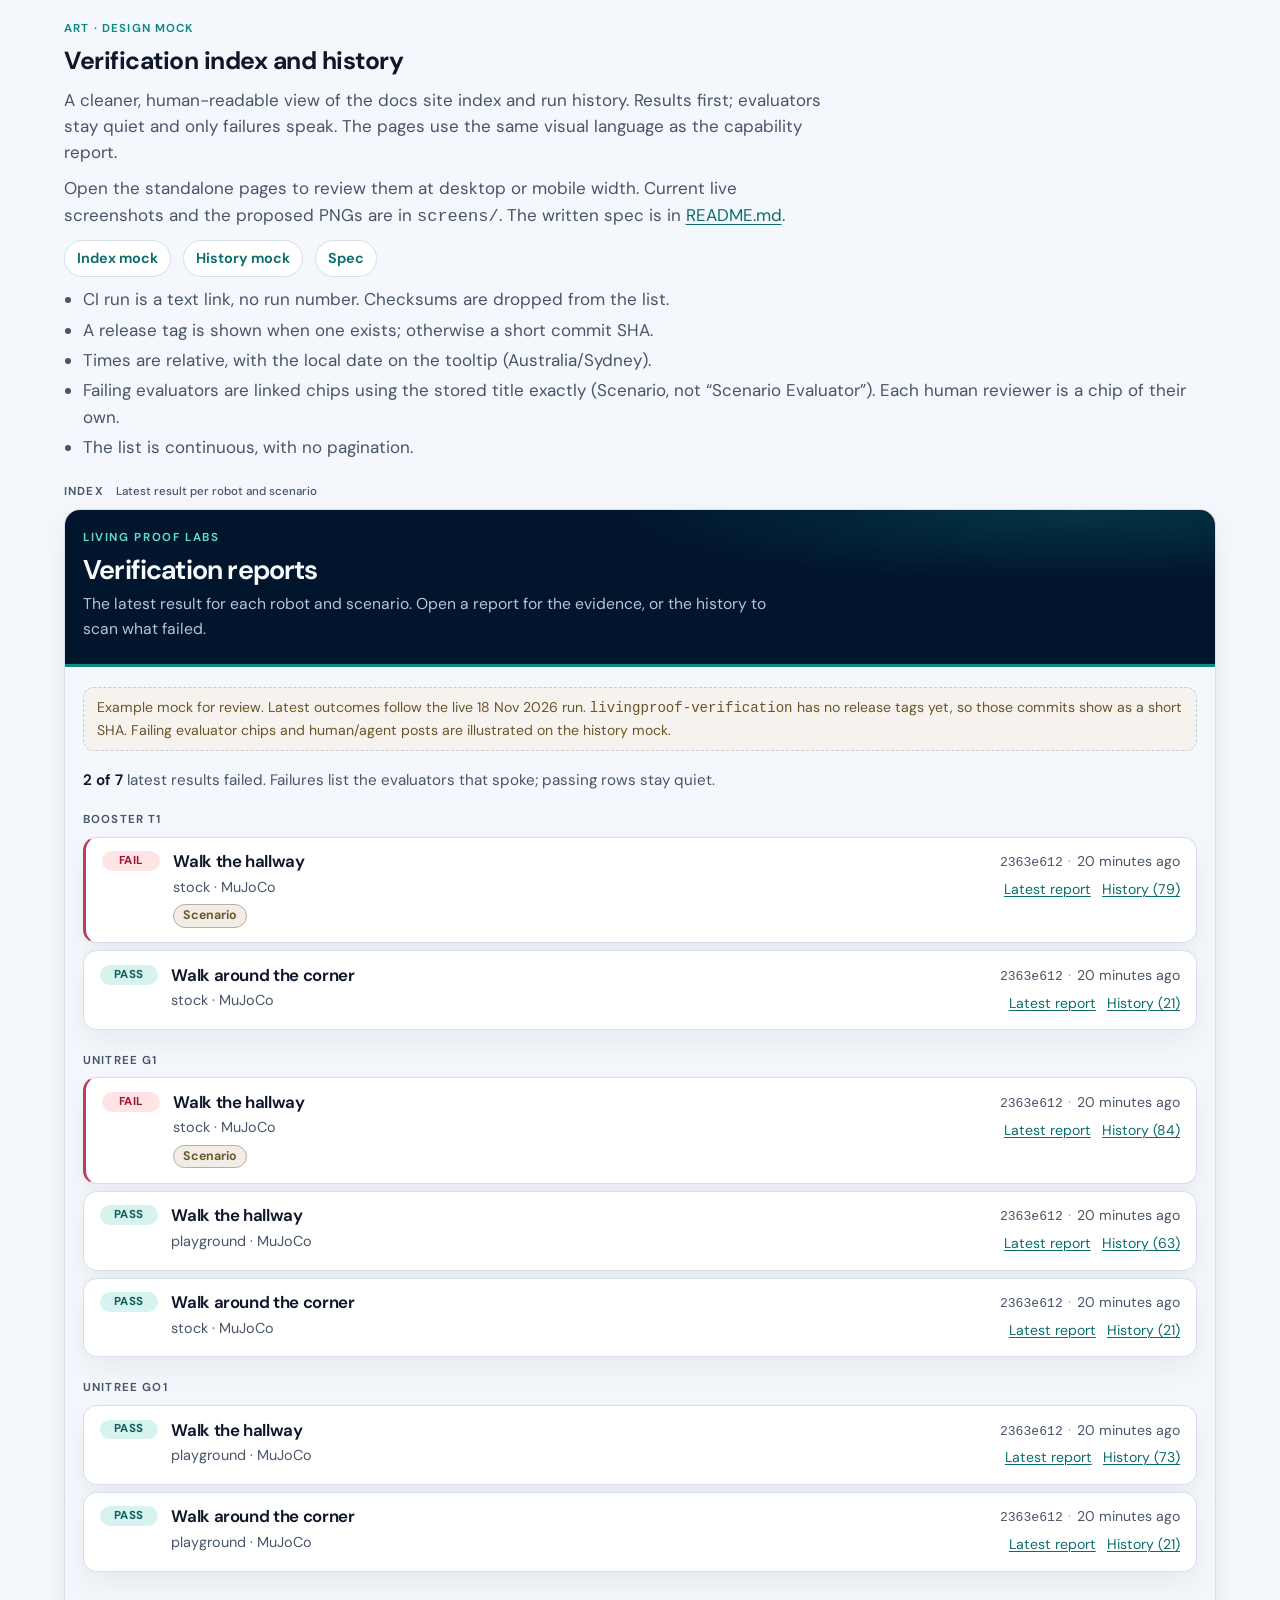
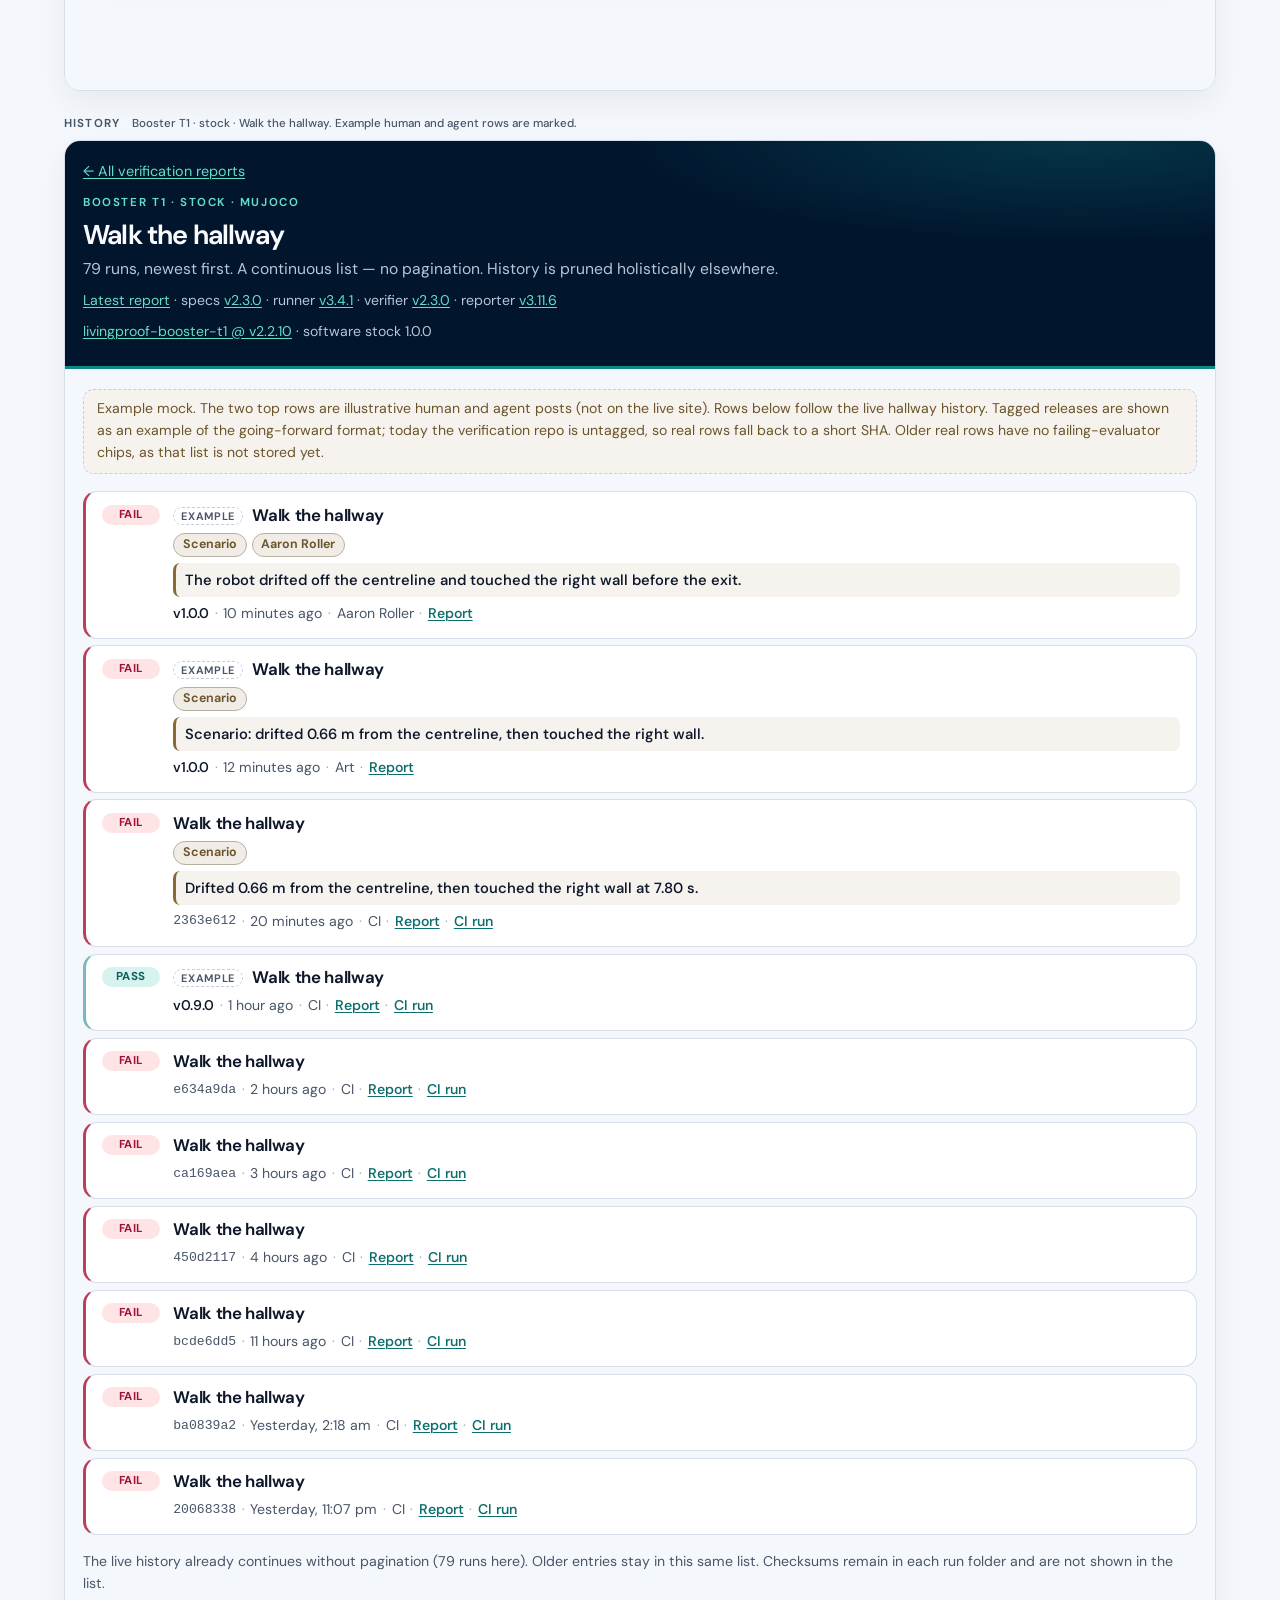
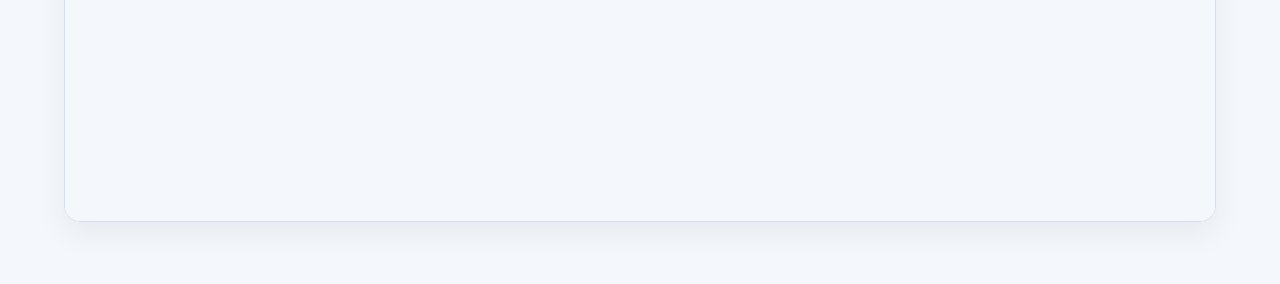
<file: mocks/verification-history/index.html>
<!doctype html>
<html lang="en">
<meta charset="utf-8">
<meta name="viewport" content="width=device-width, initial-scale=1">
<title>Verification index and history mock · Living Proof Labs</title>
<link rel="preconnect" href="https://fonts.googleapis.com">
<link rel="preconnect" href="https://fonts.gstatic.com" crossorigin>
<link href="https://fonts.googleapis.com/css2?family=DM+Sans:ital,opsz,wght@0,9..40,400;0,9..40,500;0,9..40,650;0,9..40,700;1,9..40,400&display=swap" rel="stylesheet">
<link rel="stylesheet" href="styles.css">
<style>
  .toc { display: flex; flex-wrap: wrap; gap: 0.5rem 0.75rem; margin: 0.8rem 0 0; }
  .toc a {
    display: inline-flex; align-items: center;
    padding: 0.4rem 0.75rem; border-radius: 999px;
    border: 1px solid var(--border); background: var(--surface);
    text-decoration: none; font-weight: 650; font-size: 0.9rem;
  }
  .toc a:hover { border-color: var(--border-strong); background: var(--bg-muted); }
  ul.notes { margin: 0.4rem 0 0; padding-left: 1.2rem; color: var(--text-muted); }
  ul.notes li { margin: 0.25rem 0; }
  .frame {
    margin: 0 0 1.5rem;
    border: 1px solid var(--border);
    border-radius: 1rem;
    overflow: hidden;
    background: var(--surface);
    box-shadow: var(--shadow);
  }
  .frame iframe { display: block; width: 100%; border: 0; background: var(--bg); }
</style>
<body class="review">
  <div class="wrap review-intro">
    <p class="kicker">Art · design mock</p>
    <h1>Verification index and history</h1>
    <p>A cleaner, human-readable view of the docs site index and run history. Results first; evaluators stay quiet and only failures speak. The pages use the same visual language as the capability report.</p>
    <p>Open the standalone pages to review them at desktop or mobile width. Current live screenshots and the proposed PNGs are in <code>screens/</code>. The written spec is in <a href="README.md">README.md</a>.</p>
    <p class="toc">
      <a href="reports.html">Index mock</a>
      <a href="history.html">History mock</a>
      <a href="README.md">Spec</a>
    </p>
    <ul class="notes">
      <li>CI run is a text link, no run number. Checksums are dropped from the list.</li>
      <li>A release tag is shown when one exists; otherwise a short commit SHA.</li>
      <li>Times are relative, with the local date on the tooltip (<span class="num">Australia/Sydney</span>).</li>
      <li>Failing evaluators are linked chips using the stored title exactly (Scenario, not “Scenario Evaluator”). Each human reviewer is a chip of their own.</li>
      <li>The list is continuous, with no pagination.</li>
    </ul>
  </div>
  <div class="wrap">
    <p class="figure-label">Index <span>Latest result per robot and scenario</span></p>
    <div class="frame">
      <iframe src="reports.html" title="Proposed verification index" height="1180" loading="lazy"></iframe>
    </div>
    <p class="figure-label">History <span>Booster T1 · stock · Walk the hallway. Example human and agent rows are marked.</span></p>
    <div class="frame">
      <iframe src="history.html" title="Proposed run history" height="1680" loading="lazy"></iframe>
    </div>
  </div>
</body>
</html>
</file>
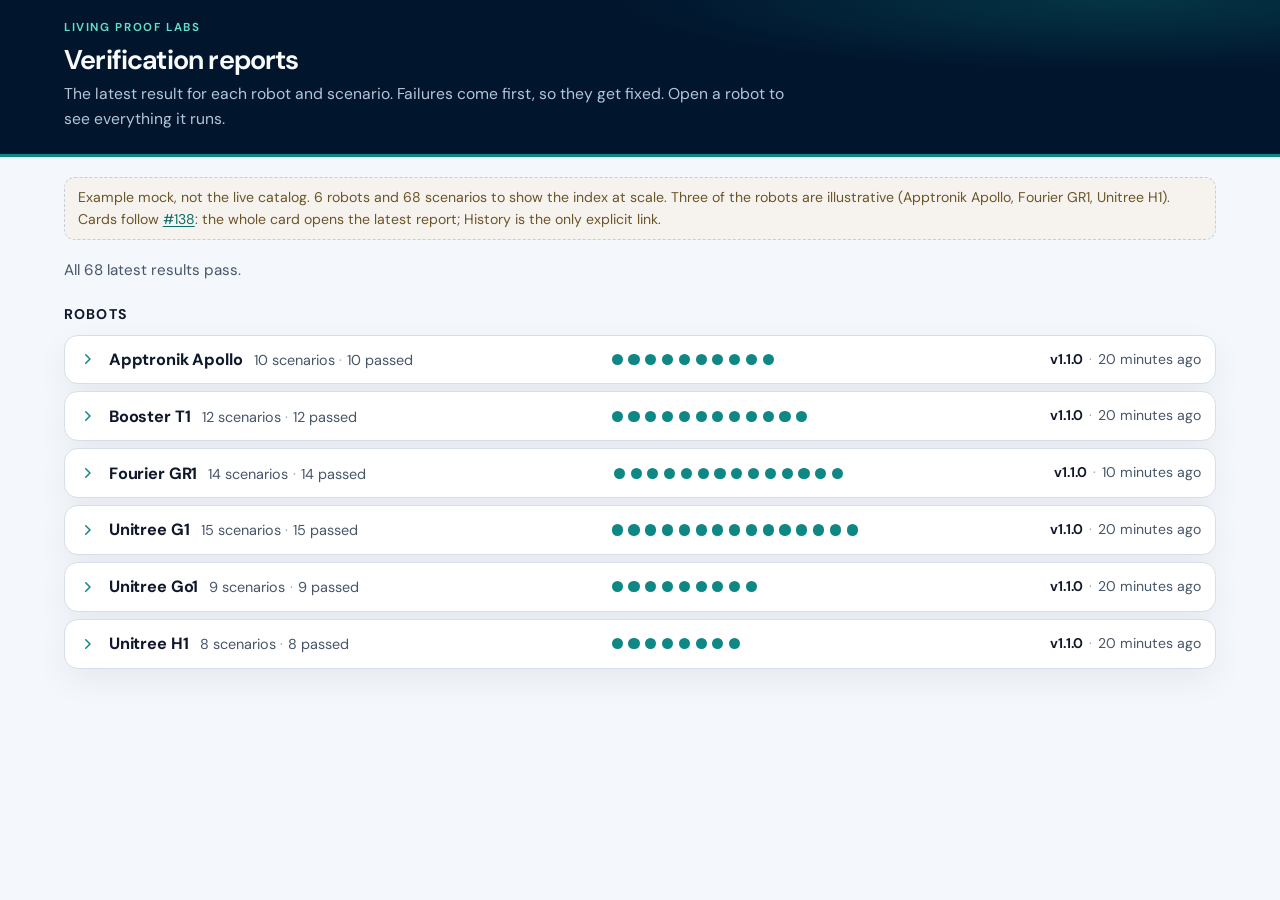
<file: mocks/index-failing-first/all-pass.html>
<!doctype html>
<html lang="en">
<meta charset="utf-8">
<meta name="viewport" content="width=device-width, initial-scale=1">
<title>Verification reports · all pass (example mock)</title>
<link rel="preconnect" href="https://fonts.googleapis.com">
<link rel="preconnect" href="https://fonts.gstatic.com" crossorigin>
<link href="https://fonts.googleapis.com/css2?family=DM+Sans:ital,opsz,wght@0,9..40,400;0,9..40,500;0,9..40,650;0,9..40,700;1,9..40,400&display=swap" rel="stylesheet">
<link rel="stylesheet" href="styles.css">
<body>
<a class="skip" href="#results">Skip to results</a>
<header class="masthead">
  <div class="wrap masthead-inner">
    <p class="eyebrow">Living Proof Labs</p>
    <h1>Verification reports</h1>
    <p class="lede">The latest result for each robot and scenario. Failures come first, so they get fixed. Open a robot to see everything it runs.</p>
  </div>
</header>
<main class="page wrap" id="results">
  <p class="banner">Example mock, not the live catalog. 6 robots and 68 scenarios to show the index at scale. Three of the robots are illustrative (Apptronik Apollo, Fourier GR1, Unitree H1). Cards follow <a href="https://github.com/Living-Proof-Labs/livingproof-verification/issues/138">#138</a>: the whole card opens the latest report; History is the only explicit link.</p>
  <p class="all-pass">All 68 latest results pass.</p>
  <h2 class="robots-label" id="robots">Robots</h2>
  <div class="robots">
    <details class="robot" id="apptronik-apollo">
  <summary>
    <span class="visually-hidden">Apptronik Apollo, 10 scenarios, 10 passed, latest v1.1.0, 20 minutes ago</span>
    <div class="summary-row" aria-hidden="true">
      <svg class="chevron" viewBox="0 0 16 16" aria-hidden="true" focusable="false"><path fill="currentColor" d="M6.2 3.2a.75.75 0 0 0 0 1.06L9.94 8 6.2 11.74a.75.75 0 1 0 1.06 1.06l4.27-4.27a.75.75 0 0 0 0-1.06L7.26 3.2a.75.75 0 0 0-1.06 0Z"/></svg>
      <div class="summary-id"><span class="robot-name">Apptronik Apollo</span><span class="counts">10 scenarios<span class="count-sep">·</span><span class="pass-count">10 passed</span></span></div>
      <span class="dots"><span class="pip pip-pass" title="Carry a load down the hallway: passed"></span><span class="pip pip-pass" title="Climb the stairs: passed"></span><span class="pip pip-pass" title="Cross the doorway: passed"></span><span class="pip pip-pass" title="Navigate a cluttered room: passed"></span><span class="pip pip-pass" title="Pick and place: passed"></span><span class="pip pip-pass" title="Sit down and stand up: passed"></span><span class="pip pip-pass" title="Step over a threshold: passed"></span><span class="pip pip-pass" title="Walk around the corner: passed"></span><span class="pip pip-pass" title="Walk the hallway: passed"></span><span class="pip pip-pass" title="Walk uneven terrain: passed"></span><span class="pip-more" hidden></span></span>
      <span class="meta-latest"><span class="release" title="Verification bundle release v1.1.0">v1.1.0</span><span class="dot">·</span><time datetime="2026-11-18T09:44:00Z" title="18 Nov 2026, 8:44 pm AEDT (Australia/Sydney)">20 minutes ago</time></span>
    </div>
  </summary>
  <div class="robot-body"><div class="stack">
    <article class="card">
  <div class="entry-main">
    <span class="badge badge-pass">PASS</span>
    <div class="entry-body">
      <h3 class="title"><a class="card-link" href="#apptronik-apollo">Carry a load down the hallway<span class="visually-hidden">, latest report (PASS)</span></a></h3>
      <p class="sub">stock · MuJoCo</p>
      
    </div>
    <div class="entry-side">
      <div class="side-meta"><span class="release" title="Verification bundle release v1.1.0">v1.1.0</span><span class="dot">·</span><time datetime="2026-11-18T09:44:00Z" title="18 Nov 2026, 8:44 pm AEDT (Australia/Sydney)">20 minutes ago</time></div>
      <div class="links"><a class="history" href="#apptronik-apollo">History (11)</a></div>
    </div>
  </div>
</article>
<article class="card">
  <div class="entry-main">
    <span class="badge badge-pass">PASS</span>
    <div class="entry-body">
      <h3 class="title"><a class="card-link" href="#apptronik-apollo">Climb the stairs<span class="visually-hidden">, latest report (PASS)</span></a></h3>
      <p class="sub">stock · MuJoCo</p>
      
    </div>
    <div class="entry-side">
      <div class="side-meta"><span class="release" title="Verification bundle release v1.1.0">v1.1.0</span><span class="dot">·</span><time datetime="2026-11-18T09:44:00Z" title="18 Nov 2026, 8:44 pm AEDT (Australia/Sydney)">20 minutes ago</time></div>
      <div class="links"><a class="history" href="#apptronik-apollo">History (14)</a></div>
    </div>
  </div>
</article>
<article class="card">
  <div class="entry-main">
    <span class="badge badge-pass">PASS</span>
    <div class="entry-body">
      <h3 class="title"><a class="card-link" href="#apptronik-apollo">Cross the doorway<span class="visually-hidden">, latest report (PASS)</span></a></h3>
      <p class="sub">stock · MuJoCo</p>
      
    </div>
    <div class="entry-side">
      <div class="side-meta"><span class="release" title="Verification bundle release v1.1.0">v1.1.0</span><span class="dot">·</span><time datetime="2026-11-18T09:44:00Z" title="18 Nov 2026, 8:44 pm AEDT (Australia/Sydney)">20 minutes ago</time></div>
      <div class="links"><a class="history" href="#apptronik-apollo">History (17)</a></div>
    </div>
  </div>
</article>
<article class="card">
  <div class="entry-main">
    <span class="badge badge-pass">PASS</span>
    <div class="entry-body">
      <h3 class="title"><a class="card-link" href="#apptronik-apollo">Navigate a cluttered room<span class="visually-hidden">, latest report (PASS)</span></a></h3>
      <p class="sub">stock · MuJoCo</p>
      
    </div>
    <div class="entry-side">
      <div class="side-meta"><span class="release" title="Verification bundle release v1.1.0">v1.1.0</span><span class="dot">·</span><time datetime="2026-11-18T09:44:00Z" title="18 Nov 2026, 8:44 pm AEDT (Australia/Sydney)">20 minutes ago</time></div>
      <div class="links"><a class="history" href="#apptronik-apollo">History (20)</a></div>
    </div>
  </div>
</article>
<article class="card">
  <div class="entry-main">
    <span class="badge badge-pass">PASS</span>
    <div class="entry-body">
      <h3 class="title"><a class="card-link" href="#apptronik-apollo">Pick and place<span class="visually-hidden">, latest report (PASS)</span></a></h3>
      <p class="sub">stock · MuJoCo</p>
      
    </div>
    <div class="entry-side">
      <div class="side-meta"><span class="release" title="Verification bundle release v1.1.0">v1.1.0</span><span class="dot">·</span><time datetime="2026-11-18T09:44:00Z" title="18 Nov 2026, 8:44 pm AEDT (Australia/Sydney)">20 minutes ago</time></div>
      <div class="links"><a class="history" href="#apptronik-apollo">History (23)</a></div>
    </div>
  </div>
</article>
<article class="card">
  <div class="entry-main">
    <span class="badge badge-pass">PASS</span>
    <div class="entry-body">
      <h3 class="title"><a class="card-link" href="#apptronik-apollo">Sit down and stand up<span class="visually-hidden">, latest report (PASS)</span></a></h3>
      <p class="sub">stock · MuJoCo</p>
      
    </div>
    <div class="entry-side">
      <div class="side-meta"><span class="release" title="Verification bundle release v1.1.0">v1.1.0</span><span class="dot">·</span><time datetime="2026-11-18T09:44:00Z" title="18 Nov 2026, 8:44 pm AEDT (Australia/Sydney)">20 minutes ago</time></div>
      <div class="links"><a class="history" href="#apptronik-apollo">History (26)</a></div>
    </div>
  </div>
</article>
<article class="card">
  <div class="entry-main">
    <span class="badge badge-pass">PASS</span>
    <div class="entry-body">
      <h3 class="title"><a class="card-link" href="#apptronik-apollo">Step over a threshold<span class="visually-hidden">, latest report (PASS)</span></a></h3>
      <p class="sub">stock · MuJoCo</p>
      
    </div>
    <div class="entry-side">
      <div class="side-meta"><span class="release" title="Verification bundle release v1.1.0">v1.1.0</span><span class="dot">·</span><time datetime="2026-11-18T09:44:00Z" title="18 Nov 2026, 8:44 pm AEDT (Australia/Sydney)">20 minutes ago</time></div>
      <div class="links"><a class="history" href="#apptronik-apollo">History (12)</a></div>
    </div>
  </div>
</article>
<article class="card">
  <div class="entry-main">
    <span class="badge badge-pass">PASS</span>
    <div class="entry-body">
      <h3 class="title"><a class="card-link" href="#apptronik-apollo">Walk around the corner<span class="visually-hidden">, latest report (PASS)</span></a></h3>
      <p class="sub">stock · MuJoCo</p>
      
    </div>
    <div class="entry-side">
      <div class="side-meta"><span class="release" title="Verification bundle release v1.1.0">v1.1.0</span><span class="dot">·</span><time datetime="2026-11-18T09:44:00Z" title="18 Nov 2026, 8:44 pm AEDT (Australia/Sydney)">20 minutes ago</time></div>
      <div class="links"><a class="history" href="#apptronik-apollo">History (15)</a></div>
    </div>
  </div>
</article>
<article class="card">
  <div class="entry-main">
    <span class="badge badge-pass">PASS</span>
    <div class="entry-body">
      <h3 class="title"><a class="card-link" href="#apptronik-apollo">Walk the hallway<span class="visually-hidden">, latest report (PASS)</span></a></h3>
      <p class="sub">stock · MuJoCo</p>
      
    </div>
    <div class="entry-side">
      <div class="side-meta"><span class="release" title="Verification bundle release v1.1.0">v1.1.0</span><span class="dot">·</span><time datetime="2026-11-18T09:44:00Z" title="18 Nov 2026, 8:44 pm AEDT (Australia/Sydney)">20 minutes ago</time></div>
      <div class="links"><a class="history" href="#apptronik-apollo">History (18)</a></div>
    </div>
  </div>
</article>
<article class="card">
  <div class="entry-main">
    <span class="badge badge-pass">PASS</span>
    <div class="entry-body">
      <h3 class="title"><a class="card-link" href="#apptronik-apollo">Walk uneven terrain<span class="visually-hidden">, latest report (PASS)</span></a></h3>
      <p class="sub">stock · MuJoCo</p>
      
    </div>
    <div class="entry-side">
      <div class="side-meta"><span class="release" title="Verification bundle release v1.1.0">v1.1.0</span><span class="dot">·</span><time datetime="2026-11-18T09:44:00Z" title="18 Nov 2026, 8:44 pm AEDT (Australia/Sydney)">20 minutes ago</time></div>
      <div class="links"><a class="history" href="#apptronik-apollo">History (21)</a></div>
    </div>
  </div>
</article>
  </div></div>
</details>
<details class="robot" id="booster-t1">
  <summary>
    <span class="visually-hidden">Booster T1, 12 scenarios, 12 passed, latest v1.1.0, 20 minutes ago</span>
    <div class="summary-row" aria-hidden="true">
      <svg class="chevron" viewBox="0 0 16 16" aria-hidden="true" focusable="false"><path fill="currentColor" d="M6.2 3.2a.75.75 0 0 0 0 1.06L9.94 8 6.2 11.74a.75.75 0 1 0 1.06 1.06l4.27-4.27a.75.75 0 0 0 0-1.06L7.26 3.2a.75.75 0 0 0-1.06 0Z"/></svg>
      <div class="summary-id"><span class="robot-name">Booster T1</span><span class="counts">12 scenarios<span class="count-sep">·</span><span class="pass-count">12 passed</span></span></div>
      <span class="dots"><span class="pip pip-pass" title="Climb the stairs: passed"></span><span class="pip pip-pass" title="Cross the doorway: passed"></span><span class="pip pip-pass" title="Sit down and stand up: passed"></span><span class="pip pip-pass" title="Stand up from a fall: passed"></span><span class="pip pip-pass" title="Step over a threshold: passed"></span><span class="pip pip-pass" title="Turn in place: passed"></span><span class="pip pip-pass" title="Walk around the corner: passed"></span><span class="pip pip-pass" title="Walk around the corner (left): passed"></span><span class="pip pip-pass" title="Walk around the corner (right): passed"></span><span class="pip pip-pass" title="Walk backward: passed"></span><span class="pip pip-pass" title="Walk the hallway: passed"></span><span class="pip pip-pass" title="Walk uneven terrain: passed"></span><span class="pip-more" hidden></span></span>
      <span class="meta-latest"><span class="release" title="Verification bundle release v1.1.0">v1.1.0</span><span class="dot">·</span><time datetime="2026-11-18T09:44:00Z" title="18 Nov 2026, 8:44 pm AEDT (Australia/Sydney)">20 minutes ago</time></span>
    </div>
  </summary>
  <div class="robot-body"><div class="stack">
    <article class="card">
  <div class="entry-main">
    <span class="badge badge-pass">PASS</span>
    <div class="entry-body">
      <h3 class="title"><a class="card-link" href="#booster-t1">Climb the stairs<span class="visually-hidden">, latest report (PASS)</span></a></h3>
      <p class="sub">stock · MuJoCo</p>
      
    </div>
    <div class="entry-side">
      <div class="side-meta"><span class="release" title="Verification bundle release v1.1.0">v1.1.0</span><span class="dot">·</span><time datetime="2026-11-18T09:44:00Z" title="18 Nov 2026, 8:44 pm AEDT (Australia/Sydney)">20 minutes ago</time></div>
      <div class="links"><a class="history" href="#booster-t1">History (14)</a></div>
    </div>
  </div>
</article>
<article class="card">
  <div class="entry-main">
    <span class="badge badge-pass">PASS</span>
    <div class="entry-body">
      <h3 class="title"><a class="card-link" href="#booster-t1">Cross the doorway<span class="visually-hidden">, latest report (PASS)</span></a></h3>
      <p class="sub">stock · MuJoCo</p>
      
    </div>
    <div class="entry-side">
      <div class="side-meta"><span class="release" title="Verification bundle release v1.1.0">v1.1.0</span><span class="dot">·</span><time datetime="2026-11-18T09:44:00Z" title="18 Nov 2026, 8:44 pm AEDT (Australia/Sydney)">20 minutes ago</time></div>
      <div class="links"><a class="history" href="#booster-t1">History (11)</a></div>
    </div>
  </div>
</article>
<article class="card">
  <div class="entry-main">
    <span class="badge badge-pass">PASS</span>
    <div class="entry-body">
      <h3 class="title"><a class="card-link" href="#booster-t1">Sit down and stand up<span class="visually-hidden">, latest report (PASS)</span></a></h3>
      <p class="sub">stock · MuJoCo</p>
      
    </div>
    <div class="entry-side">
      <div class="side-meta"><span class="release" title="Verification bundle release v1.1.0">v1.1.0</span><span class="dot">·</span><time datetime="2026-11-18T09:44:00Z" title="18 Nov 2026, 8:44 pm AEDT (Australia/Sydney)">20 minutes ago</time></div>
      <div class="links"><a class="history" href="#booster-t1">History (6)</a></div>
    </div>
  </div>
</article>
<article class="card">
  <div class="entry-main">
    <span class="badge badge-pass">PASS</span>
    <div class="entry-body">
      <h3 class="title"><a class="card-link" href="#booster-t1">Stand up from a fall<span class="visually-hidden">, latest report (PASS)</span></a></h3>
      <p class="sub">stock · MuJoCo</p>
      
    </div>
    <div class="entry-side">
      <div class="side-meta"><span class="release" title="Verification bundle release v1.1.0">v1.1.0</span><span class="dot">·</span><time datetime="2026-11-18T09:44:00Z" title="18 Nov 2026, 8:44 pm AEDT (Australia/Sydney)">20 minutes ago</time></div>
      <div class="links"><a class="history" href="#booster-t1">History (9)</a></div>
    </div>
  </div>
</article>
<article class="card">
  <div class="entry-main">
    <span class="badge badge-pass">PASS</span>
    <div class="entry-body">
      <h3 class="title"><a class="card-link" href="#booster-t1">Step over a threshold<span class="visually-hidden">, latest report (PASS)</span></a></h3>
      <p class="sub">stock · MuJoCo</p>
      
    </div>
    <div class="entry-side">
      <div class="side-meta"><span class="release" title="Verification bundle release v1.1.0">v1.1.0</span><span class="dot">·</span><time datetime="2026-11-18T09:44:00Z" title="18 Nov 2026, 8:44 pm AEDT (Australia/Sydney)">20 minutes ago</time></div>
      <div class="links"><a class="history" href="#booster-t1">History (7)</a></div>
    </div>
  </div>
</article>
<article class="card">
  <div class="entry-main">
    <span class="badge badge-pass">PASS</span>
    <div class="entry-body">
      <h3 class="title"><a class="card-link" href="#booster-t1">Turn in place<span class="visually-hidden">, latest report (PASS)</span></a></h3>
      <p class="sub">stock · MuJoCo</p>
      
    </div>
    <div class="entry-side">
      <div class="side-meta"><span class="release" title="Verification bundle release v1.1.0">v1.1.0</span><span class="dot">·</span><time datetime="2026-11-18T09:44:00Z" title="18 Nov 2026, 8:44 pm AEDT (Australia/Sydney)">20 minutes ago</time></div>
      <div class="links"><a class="history" href="#booster-t1">History (12)</a></div>
    </div>
  </div>
</article>
<article class="card">
  <div class="entry-main">
    <span class="badge badge-pass">PASS</span>
    <div class="entry-body">
      <h3 class="title"><a class="card-link" href="https://docs.livingprooflabs.com/livingproof-verification/booster-t1/stock-mujoco-corner/latest/">Walk around the corner<span class="visually-hidden">, latest report (PASS)</span></a></h3>
      <p class="sub">stock · MuJoCo</p>
      
    </div>
    <div class="entry-side">
      <div class="side-meta"><span class="release is-fallback" title="No release tag; short SHA shown">2363e612</span><span class="dot">·</span><time datetime="2026-11-18T07:04:00Z" title="18 Nov 2026, 6:04 pm AEDT (Australia/Sydney)">3 hours ago</time></div>
      <div class="links"><a class="history" href="https://docs.livingprooflabs.com/livingproof-verification/booster-t1/stock-mujoco-corner/">History (21)</a></div>
    </div>
  </div>
</article>
<article class="card">
  <div class="entry-main">
    <span class="badge badge-pass">PASS</span>
    <div class="entry-body">
      <h3 class="title"><a class="card-link" href="https://docs.livingprooflabs.com/livingproof-verification/booster-t1/stock-mujoco-corner-left/latest/">Walk around the corner (left)<span class="visually-hidden">, latest report (PASS)</span></a></h3>
      <p class="sub">stock · MuJoCo</p>
      
    </div>
    <div class="entry-side">
      <div class="side-meta"><span class="release" title="Verification bundle release v1.1.0">v1.1.0</span><span class="dot">·</span><time datetime="2026-11-18T09:44:00Z" title="18 Nov 2026, 8:44 pm AEDT (Australia/Sydney)">20 minutes ago</time></div>
      <div class="links"><a class="history" href="https://docs.livingprooflabs.com/livingproof-verification/booster-t1/stock-mujoco-corner-left/">History (3)</a></div>
    </div>
  </div>
</article>
<article class="card">
  <div class="entry-main">
    <span class="badge badge-pass">PASS</span>
    <div class="entry-body">
      <h3 class="title"><a class="card-link" href="https://docs.livingprooflabs.com/livingproof-verification/booster-t1/stock-mujoco-corner-right/latest/">Walk around the corner (right)<span class="visually-hidden">, latest report (PASS)</span></a></h3>
      <p class="sub">stock · MuJoCo</p>
      
    </div>
    <div class="entry-side">
      <div class="side-meta"><span class="release" title="Verification bundle release v1.1.0">v1.1.0</span><span class="dot">·</span><time datetime="2026-11-18T09:44:00Z" title="18 Nov 2026, 8:44 pm AEDT (Australia/Sydney)">20 minutes ago</time></div>
      <div class="links"><a class="history" href="https://docs.livingprooflabs.com/livingproof-verification/booster-t1/stock-mujoco-corner-right/">History (3)</a></div>
    </div>
  </div>
</article>
<article class="card">
  <div class="entry-main">
    <span class="badge badge-pass">PASS</span>
    <div class="entry-body">
      <h3 class="title"><a class="card-link" href="#booster-t1">Walk backward<span class="visually-hidden">, latest report (PASS)</span></a></h3>
      <p class="sub">stock · MuJoCo</p>
      
    </div>
    <div class="entry-side">
      <div class="side-meta"><span class="release" title="Verification bundle release v1.1.0">v1.1.0</span><span class="dot">·</span><time datetime="2026-11-18T09:44:00Z" title="18 Nov 2026, 8:44 pm AEDT (Australia/Sydney)">20 minutes ago</time></div>
      <div class="links"><a class="history" href="#booster-t1">History (5)</a></div>
    </div>
  </div>
</article>
<article class="card">
  <div class="entry-main">
    <span class="badge badge-pass">PASS</span>
    <div class="entry-body">
      <h3 class="title"><a class="card-link" href="https://docs.livingprooflabs.com/livingproof-verification/booster-t1/stock-mujoco-hallway/latest/">Walk the hallway<span class="visually-hidden">, latest report (PASS)</span></a></h3>
      <p class="sub">stock · MuJoCo</p>
      
    </div>
    <div class="entry-side">
      <div class="side-meta"><span class="release" title="Verification bundle release v1.1.0">v1.1.0</span><span class="dot">·</span><time datetime="2026-11-18T08:04:00Z" title="18 Nov 2026, 7:04 pm AEDT (Australia/Sydney)">2 hours ago</time></div>
      <div class="links"><a class="history" href="https://docs.livingprooflabs.com/livingproof-verification/booster-t1/stock-mujoco-hallway/">History (82)</a></div>
    </div>
  </div>
</article>
<article class="card">
  <div class="entry-main">
    <span class="badge badge-pass">PASS</span>
    <div class="entry-body">
      <h3 class="title"><a class="card-link" href="#booster-t1">Walk uneven terrain<span class="visually-hidden">, latest report (PASS)</span></a></h3>
      <p class="sub">stock · MuJoCo</p>
      
    </div>
    <div class="entry-side">
      <div class="side-meta"><span class="release" title="Verification bundle release v1.1.0">v1.1.0</span><span class="dot">·</span><time datetime="2026-11-18T09:44:00Z" title="18 Nov 2026, 8:44 pm AEDT (Australia/Sydney)">20 minutes ago</time></div>
      <div class="links"><a class="history" href="#booster-t1">History (10)</a></div>
    </div>
  </div>
</article>
  </div></div>
</details>
<details class="robot" id="fourier-gr1">
  <summary>
    <span class="visually-hidden">Fourier GR1, 14 scenarios, 14 passed, latest v1.1.0, 10 minutes ago</span>
    <div class="summary-row" aria-hidden="true">
      <svg class="chevron" viewBox="0 0 16 16" aria-hidden="true" focusable="false"><path fill="currentColor" d="M6.2 3.2a.75.75 0 0 0 0 1.06L9.94 8 6.2 11.74a.75.75 0 1 0 1.06 1.06l4.27-4.27a.75.75 0 0 0 0-1.06L7.26 3.2a.75.75 0 0 0-1.06 0Z"/></svg>
      <div class="summary-id"><span class="robot-name">Fourier GR1</span><span class="counts">14 scenarios<span class="count-sep">·</span><span class="pass-count">14 passed</span></span></div>
      <span class="dots"><span class="pip pip-pass" title="Carry a load down the hallway: passed"></span><span class="pip pip-pass" title="Climb the stairs: passed"></span><span class="pip pip-pass" title="Cross the doorway: passed"></span><span class="pip pip-pass" title="Navigate a cluttered room: passed"></span><span class="pip pip-pass" title="Pick and place: passed"></span><span class="pip pip-pass" title="Sit down and stand up: passed"></span><span class="pip pip-pass" title="Stand up from a fall: passed"></span><span class="pip pip-pass" title="Step over a threshold: passed"></span><span class="pip pip-pass" title="Turn in place: passed"></span><span class="pip pip-pass" title="Walk around the corner: passed"></span><span class="pip pip-pass" title="Walk around the corner (left): passed"></span><span class="pip pip-pass" title="Walk around the corner (right): passed"></span><span class="pip pip-pass" title="Walk the hallway: passed"></span><span class="pip pip-pass" title="Walk uneven terrain: passed"></span><span class="pip-more" hidden></span></span>
      <span class="meta-latest"><span class="release" title="Verification bundle release v1.1.0">v1.1.0</span><span class="dot">·</span><time datetime="2026-11-18T09:54:00Z" title="18 Nov 2026, 8:54 pm AEDT (Australia/Sydney)">10 minutes ago</time></span>
    </div>
  </summary>
  <div class="robot-body"><div class="stack">
    <article class="card">
  <div class="entry-main">
    <span class="badge badge-pass">PASS</span>
    <div class="entry-body">
      <h3 class="title"><a class="card-link" href="#fourier-gr1">Carry a load down the hallway<span class="visually-hidden">, latest report (PASS)</span></a></h3>
      <p class="sub">stock · Isaac Sim</p>
      
    </div>
    <div class="entry-side">
      <div class="side-meta"><span class="release" title="Verification bundle release v1.1.0">v1.1.0</span><span class="dot">·</span><time datetime="2026-11-18T09:44:00Z" title="18 Nov 2026, 8:44 pm AEDT (Australia/Sydney)">20 minutes ago</time></div>
      <div class="links"><a class="history" href="#fourier-gr1">History (7)</a></div>
    </div>
  </div>
</article>
<article class="card">
  <div class="entry-main">
    <span class="badge badge-pass">PASS</span>
    <div class="entry-body">
      <h3 class="title"><a class="card-link" href="#fourier-gr1">Climb the stairs<span class="visually-hidden">, latest report (PASS)</span></a></h3>
      <p class="sub">stock · Isaac Sim</p>
      
    </div>
    <div class="entry-side">
      <div class="side-meta"><span class="release" title="Verification bundle release v1.1.0">v1.1.0</span><span class="dot">·</span><time datetime="2026-11-18T09:54:00Z" title="18 Nov 2026, 8:54 pm AEDT (Australia/Sydney)">10 minutes ago</time></div>
      <div class="links"><a class="history" href="#fourier-gr1">History (16)</a></div>
    </div>
  </div>
</article>
<article class="card">
  <div class="entry-main">
    <span class="badge badge-pass">PASS</span>
    <div class="entry-body">
      <h3 class="title"><a class="card-link" href="#fourier-gr1">Cross the doorway<span class="visually-hidden">, latest report (PASS)</span></a></h3>
      <p class="sub">stock · Isaac Sim</p>
      
    </div>
    <div class="entry-side">
      <div class="side-meta"><span class="release" title="Verification bundle release v1.1.0">v1.1.0</span><span class="dot">·</span><time datetime="2026-11-18T09:44:00Z" title="18 Nov 2026, 8:44 pm AEDT (Australia/Sydney)">20 minutes ago</time></div>
      <div class="links"><a class="history" href="#fourier-gr1">History (10)</a></div>
    </div>
  </div>
</article>
<article class="card">
  <div class="entry-main">
    <span class="badge badge-pass">PASS</span>
    <div class="entry-body">
      <h3 class="title"><a class="card-link" href="#fourier-gr1">Navigate a cluttered room<span class="visually-hidden">, latest report (PASS)</span></a></h3>
      <p class="sub">stock · Isaac Sim</p>
      
    </div>
    <div class="entry-side">
      <div class="side-meta"><span class="release" title="Verification bundle release v1.1.0">v1.1.0</span><span class="dot">·</span><time datetime="2026-11-18T09:44:00Z" title="18 Nov 2026, 8:44 pm AEDT (Australia/Sydney)">20 minutes ago</time></div>
      <div class="links"><a class="history" href="#fourier-gr1">History (13)</a></div>
    </div>
  </div>
</article>
<article class="card">
  <div class="entry-main">
    <span class="badge badge-pass">PASS</span>
    <div class="entry-body">
      <h3 class="title"><a class="card-link" href="#fourier-gr1">Pick and place<span class="visually-hidden">, latest report (PASS)</span></a></h3>
      <p class="sub">stock · Isaac Sim</p>
      
    </div>
    <div class="entry-side">
      <div class="side-meta"><span class="release" title="Verification bundle release v1.1.0">v1.1.0</span><span class="dot">·</span><time datetime="2026-11-18T09:44:00Z" title="18 Nov 2026, 8:44 pm AEDT (Australia/Sydney)">20 minutes ago</time></div>
      <div class="links"><a class="history" href="#fourier-gr1">History (16)</a></div>
    </div>
  </div>
</article>
<article class="card">
  <div class="entry-main">
    <span class="badge badge-pass">PASS</span>
    <div class="entry-body">
      <h3 class="title"><a class="card-link" href="#fourier-gr1">Sit down and stand up<span class="visually-hidden">, latest report (PASS)</span></a></h3>
      <p class="sub">stock · Isaac Sim</p>
      
    </div>
    <div class="entry-side">
      <div class="side-meta"><span class="release" title="Verification bundle release v1.1.0">v1.1.0</span><span class="dot">·</span><time datetime="2026-11-18T09:44:00Z" title="18 Nov 2026, 8:44 pm AEDT (Australia/Sydney)">20 minutes ago</time></div>
      <div class="links"><a class="history" href="#fourier-gr1">History (19)</a></div>
    </div>
  </div>
</article>
<article class="card">
  <div class="entry-main">
    <span class="badge badge-pass">PASS</span>
    <div class="entry-body">
      <h3 class="title"><a class="card-link" href="#fourier-gr1">Stand up from a fall<span class="visually-hidden">, latest report (PASS)</span></a></h3>
      <p class="sub">stock · Isaac Sim</p>
      
    </div>
    <div class="entry-side">
      <div class="side-meta"><span class="release" title="Verification bundle release v1.1.0">v1.1.0</span><span class="dot">·</span><time datetime="2026-11-18T09:44:00Z" title="18 Nov 2026, 8:44 pm AEDT (Australia/Sydney)">20 minutes ago</time></div>
      <div class="links"><a class="history" href="#fourier-gr1">History (22)</a></div>
    </div>
  </div>
</article>
<article class="card">
  <div class="entry-main">
    <span class="badge badge-pass">PASS</span>
    <div class="entry-body">
      <h3 class="title"><a class="card-link" href="#fourier-gr1">Step over a threshold<span class="visually-hidden">, latest report (PASS)</span></a></h3>
      <p class="sub">stock · Isaac Sim</p>
      
    </div>
    <div class="entry-side">
      <div class="side-meta"><span class="release" title="Verification bundle release v1.1.0">v1.1.0</span><span class="dot">·</span><time datetime="2026-11-18T09:44:00Z" title="18 Nov 2026, 8:44 pm AEDT (Australia/Sydney)">20 minutes ago</time></div>
      <div class="links"><a class="history" href="#fourier-gr1">History (8)</a></div>
    </div>
  </div>
</article>
<article class="card">
  <div class="entry-main">
    <span class="badge badge-pass">PASS</span>
    <div class="entry-body">
      <h3 class="title"><a class="card-link" href="#fourier-gr1">Turn in place<span class="visually-hidden">, latest report (PASS)</span></a></h3>
      <p class="sub">stock · Isaac Sim</p>
      
    </div>
    <div class="entry-side">
      <div class="side-meta"><span class="release" title="Verification bundle release v1.1.0">v1.1.0</span><span class="dot">·</span><time datetime="2026-11-18T09:44:00Z" title="18 Nov 2026, 8:44 pm AEDT (Australia/Sydney)">20 minutes ago</time></div>
      <div class="links"><a class="history" href="#fourier-gr1">History (11)</a></div>
    </div>
  </div>
</article>
<article class="card">
  <div class="entry-main">
    <span class="badge badge-pass">PASS</span>
    <div class="entry-body">
      <h3 class="title"><a class="card-link" href="#fourier-gr1">Walk around the corner<span class="visually-hidden">, latest report (PASS)</span></a></h3>
      <p class="sub">stock · Isaac Sim</p>
      
    </div>
    <div class="entry-side">
      <div class="side-meta"><span class="release" title="Verification bundle release v1.1.0">v1.1.0</span><span class="dot">·</span><time datetime="2026-11-18T09:44:00Z" title="18 Nov 2026, 8:44 pm AEDT (Australia/Sydney)">20 minutes ago</time></div>
      <div class="links"><a class="history" href="#fourier-gr1">History (14)</a></div>
    </div>
  </div>
</article>
<article class="card">
  <div class="entry-main">
    <span class="badge badge-pass">PASS</span>
    <div class="entry-body">
      <h3 class="title"><a class="card-link" href="#fourier-gr1">Walk around the corner (left)<span class="visually-hidden">, latest report (PASS)</span></a></h3>
      <p class="sub">stock · Isaac Sim</p>
      
    </div>
    <div class="entry-side">
      <div class="side-meta"><span class="release" title="Verification bundle release v1.1.0">v1.1.0</span><span class="dot">·</span><time datetime="2026-11-18T09:44:00Z" title="18 Nov 2026, 8:44 pm AEDT (Australia/Sydney)">20 minutes ago</time></div>
      <div class="links"><a class="history" href="#fourier-gr1">History (17)</a></div>
    </div>
  </div>
</article>
<article class="card">
  <div class="entry-main">
    <span class="badge badge-pass">PASS</span>
    <div class="entry-body">
      <h3 class="title"><a class="card-link" href="#fourier-gr1">Walk around the corner (right)<span class="visually-hidden">, latest report (PASS)</span></a></h3>
      <p class="sub">stock · Isaac Sim</p>
      
    </div>
    <div class="entry-side">
      <div class="side-meta"><span class="release" title="Verification bundle release v1.1.0">v1.1.0</span><span class="dot">·</span><time datetime="2026-11-18T09:44:00Z" title="18 Nov 2026, 8:44 pm AEDT (Australia/Sydney)">20 minutes ago</time></div>
      <div class="links"><a class="history" href="#fourier-gr1">History (20)</a></div>
    </div>
  </div>
</article>
<article class="card">
  <div class="entry-main">
    <span class="badge badge-pass">PASS</span>
    <div class="entry-body">
      <h3 class="title"><a class="card-link" href="#fourier-gr1">Walk the hallway<span class="visually-hidden">, latest report (PASS)</span></a></h3>
      <p class="sub">stock · Isaac Sim</p>
      
    </div>
    <div class="entry-side">
      <div class="side-meta"><span class="release" title="Verification bundle release v1.1.0">v1.1.0</span><span class="dot">·</span><time datetime="2026-11-18T09:44:00Z" title="18 Nov 2026, 8:44 pm AEDT (Australia/Sydney)">20 minutes ago</time></div>
      <div class="links"><a class="history" href="#fourier-gr1">History (23)</a></div>
    </div>
  </div>
</article>
<article class="card">
  <div class="entry-main">
    <span class="badge badge-pass">PASS</span>
    <div class="entry-body">
      <h3 class="title"><a class="card-link" href="#fourier-gr1">Walk uneven terrain<span class="visually-hidden">, latest report (PASS)</span></a></h3>
      <p class="sub">stock · Isaac Sim</p>
      
    </div>
    <div class="entry-side">
      <div class="side-meta"><span class="release" title="Verification bundle release v1.1.0">v1.1.0</span><span class="dot">·</span><time datetime="2026-11-18T09:44:00Z" title="18 Nov 2026, 8:44 pm AEDT (Australia/Sydney)">20 minutes ago</time></div>
      <div class="links"><a class="history" href="#fourier-gr1">History (9)</a></div>
    </div>
  </div>
</article>
  </div></div>
</details>
<details class="robot" id="unitree-g1">
  <summary>
    <span class="visually-hidden">Unitree G1, 15 scenarios, 15 passed, latest v1.1.0, 20 minutes ago</span>
    <div class="summary-row" aria-hidden="true">
      <svg class="chevron" viewBox="0 0 16 16" aria-hidden="true" focusable="false"><path fill="currentColor" d="M6.2 3.2a.75.75 0 0 0 0 1.06L9.94 8 6.2 11.74a.75.75 0 1 0 1.06 1.06l4.27-4.27a.75.75 0 0 0 0-1.06L7.26 3.2a.75.75 0 0 0-1.06 0Z"/></svg>
      <div class="summary-id"><span class="robot-name">Unitree G1</span><span class="counts">15 scenarios<span class="count-sep">·</span><span class="pass-count">15 passed</span></span></div>
      <span class="dots"><span class="pip pip-pass" title="Climb the stairs: passed"></span><span class="pip pip-pass" title="Cross the doorway: passed"></span><span class="pip pip-pass" title="Navigate a cluttered room: passed"></span><span class="pip pip-pass" title="Pick and place: passed"></span><span class="pip pip-pass" title="Sit down and stand up: passed"></span><span class="pip pip-pass" title="Stand up from a fall: passed"></span><span class="pip pip-pass" title="Step over a threshold: passed"></span><span class="pip pip-pass" title="Walk around the corner: passed"></span><span class="pip pip-pass" title="Walk around the corner: passed"></span><span class="pip pip-pass" title="Walk around the corner (left): passed"></span><span class="pip pip-pass" title="Walk around the corner (right): passed"></span><span class="pip pip-pass" title="Walk backward: passed"></span><span class="pip pip-pass" title="Walk the hallway: passed"></span><span class="pip pip-pass" title="Walk the hallway: passed"></span><span class="pip pip-pass" title="Walk uneven terrain: passed"></span><span class="pip-more" hidden></span></span>
      <span class="meta-latest"><span class="release" title="Verification bundle release v1.1.0">v1.1.0</span><span class="dot">·</span><time datetime="2026-11-18T09:44:00Z" title="18 Nov 2026, 8:44 pm AEDT (Australia/Sydney)">20 minutes ago</time></span>
    </div>
  </summary>
  <div class="robot-body"><div class="stack">
    <article class="card">
  <div class="entry-main">
    <span class="badge badge-pass">PASS</span>
    <div class="entry-body">
      <h3 class="title"><a class="card-link" href="#unitree-g1">Climb the stairs<span class="visually-hidden">, latest report (PASS)</span></a></h3>
      <p class="sub">stock · MuJoCo</p>
      
    </div>
    <div class="entry-side">
      <div class="side-meta"><span class="release" title="Verification bundle release v1.1.0">v1.1.0</span><span class="dot">·</span><time datetime="2026-11-18T09:44:00Z" title="18 Nov 2026, 8:44 pm AEDT (Australia/Sydney)">20 minutes ago</time></div>
      <div class="links"><a class="history" href="#unitree-g1">History (8)</a></div>
    </div>
  </div>
</article>
<article class="card">
  <div class="entry-main">
    <span class="badge badge-pass">PASS</span>
    <div class="entry-body">
      <h3 class="title"><a class="card-link" href="#unitree-g1">Cross the doorway<span class="visually-hidden">, latest report (PASS)</span></a></h3>
      <p class="sub">stock · MuJoCo</p>
      
    </div>
    <div class="entry-side">
      <div class="side-meta"><span class="release" title="Verification bundle release v1.1.0">v1.1.0</span><span class="dot">·</span><time datetime="2026-11-18T09:44:00Z" title="18 Nov 2026, 8:44 pm AEDT (Australia/Sydney)">20 minutes ago</time></div>
      <div class="links"><a class="history" href="#unitree-g1">History (7)</a></div>
    </div>
  </div>
</article>
<article class="card">
  <div class="entry-main">
    <span class="badge badge-pass">PASS</span>
    <div class="entry-body">
      <h3 class="title"><a class="card-link" href="#unitree-g1">Navigate a cluttered room<span class="visually-hidden">, latest report (PASS)</span></a></h3>
      <p class="sub">stock · MuJoCo</p>
      
    </div>
    <div class="entry-side">
      <div class="side-meta"><span class="release" title="Verification bundle release v1.1.0">v1.1.0</span><span class="dot">·</span><time datetime="2026-11-18T09:44:00Z" title="18 Nov 2026, 8:44 pm AEDT (Australia/Sydney)">20 minutes ago</time></div>
      <div class="links"><a class="history" href="#unitree-g1">History (5)</a></div>
    </div>
  </div>
</article>
<article class="card">
  <div class="entry-main">
    <span class="badge badge-pass">PASS</span>
    <div class="entry-body">
      <h3 class="title"><a class="card-link" href="#unitree-g1">Pick and place<span class="visually-hidden">, latest report (PASS)</span></a></h3>
      <p class="sub">stock · MuJoCo</p>
      
    </div>
    <div class="entry-side">
      <div class="side-meta"><span class="release" title="Verification bundle release v1.1.0">v1.1.0</span><span class="dot">·</span><time datetime="2026-11-18T09:44:00Z" title="18 Nov 2026, 8:44 pm AEDT (Australia/Sydney)">20 minutes ago</time></div>
      <div class="links"><a class="history" href="#unitree-g1">History (6)</a></div>
    </div>
  </div>
</article>
<article class="card">
  <div class="entry-main">
    <span class="badge badge-pass">PASS</span>
    <div class="entry-body">
      <h3 class="title"><a class="card-link" href="#unitree-g1">Sit down and stand up<span class="visually-hidden">, latest report (PASS)</span></a></h3>
      <p class="sub">stock · MuJoCo</p>
      
    </div>
    <div class="entry-side">
      <div class="side-meta"><span class="release" title="Verification bundle release v1.1.0">v1.1.0</span><span class="dot">·</span><time datetime="2026-11-18T09:44:00Z" title="18 Nov 2026, 8:44 pm AEDT (Australia/Sydney)">20 minutes ago</time></div>
      <div class="links"><a class="history" href="#unitree-g1">History (4)</a></div>
    </div>
  </div>
</article>
<article class="card">
  <div class="entry-main">
    <span class="badge badge-pass">PASS</span>
    <div class="entry-body">
      <h3 class="title"><a class="card-link" href="#unitree-g1">Stand up from a fall<span class="visually-hidden">, latest report (PASS)</span></a></h3>
      <p class="sub">stock · MuJoCo</p>
      
    </div>
    <div class="entry-side">
      <div class="side-meta"><span class="release" title="Verification bundle release v1.1.0">v1.1.0</span><span class="dot">·</span><time datetime="2026-11-18T09:44:00Z" title="18 Nov 2026, 8:44 pm AEDT (Australia/Sydney)">20 minutes ago</time></div>
      <div class="links"><a class="history" href="#unitree-g1">History (9)</a></div>
    </div>
  </div>
</article>
<article class="card">
  <div class="entry-main">
    <span class="badge badge-pass">PASS</span>
    <div class="entry-body">
      <h3 class="title"><a class="card-link" href="#unitree-g1">Step over a threshold<span class="visually-hidden">, latest report (PASS)</span></a></h3>
      <p class="sub">stock · MuJoCo</p>
      
    </div>
    <div class="entry-side">
      <div class="side-meta"><span class="release" title="Verification bundle release v1.1.0">v1.1.0</span><span class="dot">·</span><time datetime="2026-11-18T09:44:00Z" title="18 Nov 2026, 8:44 pm AEDT (Australia/Sydney)">20 minutes ago</time></div>
      <div class="links"><a class="history" href="#unitree-g1">History (5)</a></div>
    </div>
  </div>
</article>
<article class="card">
  <div class="entry-main">
    <span class="badge badge-pass">PASS</span>
    <div class="entry-body">
      <h3 class="title"><a class="card-link" href="https://docs.livingprooflabs.com/livingproof-verification/unitree-g1/playground-mujoco-corner/latest/">Walk around the corner<span class="visually-hidden">, latest report (PASS)</span></a></h3>
      <p class="sub">playground · MuJoCo</p>
      
    </div>
    <div class="entry-side">
      <div class="side-meta"><span class="release is-fallback" title="No release tag; short SHA shown">2363e612</span><span class="dot">·</span><time datetime="2026-11-18T07:04:00Z" title="18 Nov 2026, 6:04 pm AEDT (Australia/Sydney)">3 hours ago</time></div>
      <div class="links"><a class="history" href="https://docs.livingprooflabs.com/livingproof-verification/unitree-g1/playground-mujoco-corner/">History (18)</a></div>
    </div>
  </div>
</article>
<article class="card">
  <div class="entry-main">
    <span class="badge badge-pass">PASS</span>
    <div class="entry-body">
      <h3 class="title"><a class="card-link" href="https://docs.livingprooflabs.com/livingproof-verification/unitree-g1/stock-mujoco-corner/latest/">Walk around the corner<span class="visually-hidden">, latest report (PASS)</span></a></h3>
      <p class="sub">stock · MuJoCo</p>
      
    </div>
    <div class="entry-side">
      <div class="side-meta"><span class="release is-fallback" title="No release tag; short SHA shown">2363e612</span><span class="dot">·</span><time datetime="2026-11-18T07:04:00Z" title="18 Nov 2026, 6:04 pm AEDT (Australia/Sydney)">3 hours ago</time></div>
      <div class="links"><a class="history" href="https://docs.livingprooflabs.com/livingproof-verification/unitree-g1/stock-mujoco-corner/">History (21)</a></div>
    </div>
  </div>
</article>
<article class="card">
  <div class="entry-main">
    <span class="badge badge-pass">PASS</span>
    <div class="entry-body">
      <h3 class="title"><a class="card-link" href="https://docs.livingprooflabs.com/livingproof-verification/unitree-g1/stock-mujoco-corner-left/latest/">Walk around the corner (left)<span class="visually-hidden">, latest report (PASS)</span></a></h3>
      <p class="sub">stock · MuJoCo</p>
      
    </div>
    <div class="entry-side">
      <div class="side-meta"><span class="release" title="Verification bundle release v1.1.0">v1.1.0</span><span class="dot">·</span><time datetime="2026-11-18T09:44:00Z" title="18 Nov 2026, 8:44 pm AEDT (Australia/Sydney)">20 minutes ago</time></div>
      <div class="links"><a class="history" href="https://docs.livingprooflabs.com/livingproof-verification/unitree-g1/stock-mujoco-corner-left/">History (3)</a></div>
    </div>
  </div>
</article>
<article class="card">
  <div class="entry-main">
    <span class="badge badge-pass">PASS</span>
    <div class="entry-body">
      <h3 class="title"><a class="card-link" href="https://docs.livingprooflabs.com/livingproof-verification/unitree-g1/stock-mujoco-corner-right/latest/">Walk around the corner (right)<span class="visually-hidden">, latest report (PASS)</span></a></h3>
      <p class="sub">stock · MuJoCo</p>
      
    </div>
    <div class="entry-side">
      <div class="side-meta"><span class="release" title="Verification bundle release v1.1.0">v1.1.0</span><span class="dot">·</span><time datetime="2026-11-18T09:44:00Z" title="18 Nov 2026, 8:44 pm AEDT (Australia/Sydney)">20 minutes ago</time></div>
      <div class="links"><a class="history" href="https://docs.livingprooflabs.com/livingproof-verification/unitree-g1/stock-mujoco-corner-right/">History (3)</a></div>
    </div>
  </div>
</article>
<article class="card">
  <div class="entry-main">
    <span class="badge badge-pass">PASS</span>
    <div class="entry-body">
      <h3 class="title"><a class="card-link" href="#unitree-g1">Walk backward<span class="visually-hidden">, latest report (PASS)</span></a></h3>
      <p class="sub">stock · MuJoCo</p>
      
    </div>
    <div class="entry-side">
      <div class="side-meta"><span class="release" title="Verification bundle release v1.1.0">v1.1.0</span><span class="dot">·</span><time datetime="2026-11-18T09:44:00Z" title="18 Nov 2026, 8:44 pm AEDT (Australia/Sydney)">20 minutes ago</time></div>
      <div class="links"><a class="history" href="#unitree-g1">History (6)</a></div>
    </div>
  </div>
</article>
<article class="card">
  <div class="entry-main">
    <span class="badge badge-pass">PASS</span>
    <div class="entry-body">
      <h3 class="title"><a class="card-link" href="https://docs.livingprooflabs.com/livingproof-verification/unitree-g1/playground-mujoco-hallway/latest/">Walk the hallway<span class="visually-hidden">, latest report (PASS)</span></a></h3>
      <p class="sub">playground · MuJoCo</p>
      
    </div>
    <div class="entry-side">
      <div class="side-meta"><span class="release" title="Verification bundle release v1.1.0">v1.1.0</span><span class="dot">·</span><time datetime="2026-11-18T09:44:00Z" title="18 Nov 2026, 8:44 pm AEDT (Australia/Sydney)">20 minutes ago</time></div>
      <div class="links"><a class="history" href="https://docs.livingprooflabs.com/livingproof-verification/unitree-g1/playground-mujoco-hallway/">History (66)</a></div>
    </div>
  </div>
</article>
<article class="card">
  <div class="entry-main">
    <span class="badge badge-pass">PASS</span>
    <div class="entry-body">
      <h3 class="title"><a class="card-link" href="https://docs.livingprooflabs.com/livingproof-verification/unitree-g1/stock-mujoco-hallway/latest/">Walk the hallway<span class="visually-hidden">, latest report (PASS)</span></a></h3>
      <p class="sub">stock · MuJoCo</p>
      
    </div>
    <div class="entry-side">
      <div class="side-meta"><span class="release" title="Verification bundle release v1.1.0">v1.1.0</span><span class="dot">·</span><time datetime="2026-11-18T09:34:00Z" title="18 Nov 2026, 8:34 pm AEDT (Australia/Sydney)">30 minutes ago</time></div>
      <div class="links"><a class="history" href="https://docs.livingprooflabs.com/livingproof-verification/unitree-g1/stock-mujoco-hallway/">History (87)</a></div>
    </div>
  </div>
</article>
<article class="card">
  <div class="entry-main">
    <span class="badge badge-pass">PASS</span>
    <div class="entry-body">
      <h3 class="title"><a class="card-link" href="#unitree-g1">Walk uneven terrain<span class="visually-hidden">, latest report (PASS)</span></a></h3>
      <p class="sub">stock · MuJoCo</p>
      
    </div>
    <div class="entry-side">
      <div class="side-meta"><span class="release" title="Verification bundle release v1.1.0">v1.1.0</span><span class="dot">·</span><time datetime="2026-11-18T09:44:00Z" title="18 Nov 2026, 8:44 pm AEDT (Australia/Sydney)">20 minutes ago</time></div>
      <div class="links"><a class="history" href="#unitree-g1">History (8)</a></div>
    </div>
  </div>
</article>
  </div></div>
</details>
<details class="robot" id="unitree-go1">
  <summary>
    <span class="visually-hidden">Unitree Go1, 9 scenarios, 9 passed, latest v1.1.0, 20 minutes ago</span>
    <div class="summary-row" aria-hidden="true">
      <svg class="chevron" viewBox="0 0 16 16" aria-hidden="true" focusable="false"><path fill="currentColor" d="M6.2 3.2a.75.75 0 0 0 0 1.06L9.94 8 6.2 11.74a.75.75 0 1 0 1.06 1.06l4.27-4.27a.75.75 0 0 0 0-1.06L7.26 3.2a.75.75 0 0 0-1.06 0Z"/></svg>
      <div class="summary-id"><span class="robot-name">Unitree Go1</span><span class="counts">9 scenarios<span class="count-sep">·</span><span class="pass-count">9 passed</span></span></div>
      <span class="dots"><span class="pip pip-pass" title="Climb the stairs: passed"></span><span class="pip pip-pass" title="Cross the doorway: passed"></span><span class="pip pip-pass" title="Step over a threshold: passed"></span><span class="pip pip-pass" title="Turn in place: passed"></span><span class="pip pip-pass" title="Walk around the corner: passed"></span><span class="pip pip-pass" title="Walk around the corner (left): passed"></span><span class="pip pip-pass" title="Walk around the corner (right): passed"></span><span class="pip pip-pass" title="Walk the hallway: passed"></span><span class="pip pip-pass" title="Walk uneven terrain: passed"></span><span class="pip-more" hidden></span></span>
      <span class="meta-latest"><span class="release" title="Verification bundle release v1.1.0">v1.1.0</span><span class="dot">·</span><time datetime="2026-11-18T09:44:00Z" title="18 Nov 2026, 8:44 pm AEDT (Australia/Sydney)">20 minutes ago</time></span>
    </div>
  </summary>
  <div class="robot-body"><div class="stack">
    <article class="card">
  <div class="entry-main">
    <span class="badge badge-pass">PASS</span>
    <div class="entry-body">
      <h3 class="title"><a class="card-link" href="#unitree-go1">Climb the stairs<span class="visually-hidden">, latest report (PASS)</span></a></h3>
      <p class="sub">playground · MuJoCo</p>
      
    </div>
    <div class="entry-side">
      <div class="side-meta"><span class="release" title="Verification bundle release v1.1.0">v1.1.0</span><span class="dot">·</span><time datetime="2026-11-18T09:44:00Z" title="18 Nov 2026, 8:44 pm AEDT (Australia/Sydney)">20 minutes ago</time></div>
      <div class="links"><a class="history" href="#unitree-go1">History (15)</a></div>
    </div>
  </div>
</article>
<article class="card">
  <div class="entry-main">
    <span class="badge badge-pass">PASS</span>
    <div class="entry-body">
      <h3 class="title"><a class="card-link" href="#unitree-go1">Cross the doorway<span class="visually-hidden">, latest report (PASS)</span></a></h3>
      <p class="sub">playground · MuJoCo</p>
      
    </div>
    <div class="entry-side">
      <div class="side-meta"><span class="release" title="Verification bundle release v1.1.0">v1.1.0</span><span class="dot">·</span><time datetime="2026-11-18T09:44:00Z" title="18 Nov 2026, 8:44 pm AEDT (Australia/Sydney)">20 minutes ago</time></div>
      <div class="links"><a class="history" href="#unitree-go1">History (18)</a></div>
    </div>
  </div>
</article>
<article class="card">
  <div class="entry-main">
    <span class="badge badge-pass">PASS</span>
    <div class="entry-body">
      <h3 class="title"><a class="card-link" href="#unitree-go1">Step over a threshold<span class="visually-hidden">, latest report (PASS)</span></a></h3>
      <p class="sub">playground · MuJoCo</p>
      
    </div>
    <div class="entry-side">
      <div class="side-meta"><span class="release" title="Verification bundle release v1.1.0">v1.1.0</span><span class="dot">·</span><time datetime="2026-11-18T09:44:00Z" title="18 Nov 2026, 8:44 pm AEDT (Australia/Sydney)">20 minutes ago</time></div>
      <div class="links"><a class="history" href="#unitree-go1">History (21)</a></div>
    </div>
  </div>
</article>
<article class="card">
  <div class="entry-main">
    <span class="badge badge-pass">PASS</span>
    <div class="entry-body">
      <h3 class="title"><a class="card-link" href="#unitree-go1">Turn in place<span class="visually-hidden">, latest report (PASS)</span></a></h3>
      <p class="sub">playground · MuJoCo</p>
      
    </div>
    <div class="entry-side">
      <div class="side-meta"><span class="release" title="Verification bundle release v1.1.0">v1.1.0</span><span class="dot">·</span><time datetime="2026-11-18T09:44:00Z" title="18 Nov 2026, 8:44 pm AEDT (Australia/Sydney)">20 minutes ago</time></div>
      <div class="links"><a class="history" href="#unitree-go1">History (24)</a></div>
    </div>
  </div>
</article>
<article class="card">
  <div class="entry-main">
    <span class="badge badge-pass">PASS</span>
    <div class="entry-body">
      <h3 class="title"><a class="card-link" href="https://docs.livingprooflabs.com/livingproof-verification/unitree-go1/playground-mujoco-corner/latest/">Walk around the corner<span class="visually-hidden">, latest report (PASS)</span></a></h3>
      <p class="sub">playground · MuJoCo</p>
      
    </div>
    <div class="entry-side">
      <div class="side-meta"><span class="release is-fallback" title="No release tag; short SHA shown">2363e612</span><span class="dot">·</span><time datetime="2026-11-18T07:04:00Z" title="18 Nov 2026, 6:04 pm AEDT (Australia/Sydney)">3 hours ago</time></div>
      <div class="links"><a class="history" href="https://docs.livingprooflabs.com/livingproof-verification/unitree-go1/playground-mujoco-corner/">History (21)</a></div>
    </div>
  </div>
</article>
<article class="card">
  <div class="entry-main">
    <span class="badge badge-pass">PASS</span>
    <div class="entry-body">
      <h3 class="title"><a class="card-link" href="https://docs.livingprooflabs.com/livingproof-verification/unitree-go1/playground-mujoco-corner-left/latest/">Walk around the corner (left)<span class="visually-hidden">, latest report (PASS)</span></a></h3>
      <p class="sub">playground · MuJoCo</p>
      
    </div>
    <div class="entry-side">
      <div class="side-meta"><span class="release" title="Verification bundle release v1.1.0">v1.1.0</span><span class="dot">·</span><time datetime="2026-11-18T09:44:00Z" title="18 Nov 2026, 8:44 pm AEDT (Australia/Sydney)">20 minutes ago</time></div>
      <div class="links"><a class="history" href="https://docs.livingprooflabs.com/livingproof-verification/unitree-go1/playground-mujoco-corner-left/">History (30)</a></div>
    </div>
  </div>
</article>
<article class="card">
  <div class="entry-main">
    <span class="badge badge-pass">PASS</span>
    <div class="entry-body">
      <h3 class="title"><a class="card-link" href="https://docs.livingprooflabs.com/livingproof-verification/unitree-go1/playground-mujoco-corner-right/latest/">Walk around the corner (right)<span class="visually-hidden">, latest report (PASS)</span></a></h3>
      <p class="sub">playground · MuJoCo</p>
      
    </div>
    <div class="entry-side">
      <div class="side-meta"><span class="release" title="Verification bundle release v1.1.0">v1.1.0</span><span class="dot">·</span><time datetime="2026-11-18T09:44:00Z" title="18 Nov 2026, 8:44 pm AEDT (Australia/Sydney)">20 minutes ago</time></div>
      <div class="links"><a class="history" href="https://docs.livingprooflabs.com/livingproof-verification/unitree-go1/playground-mujoco-corner-right/">History (16)</a></div>
    </div>
  </div>
</article>
<article class="card">
  <div class="entry-main">
    <span class="badge badge-pass">PASS</span>
    <div class="entry-body">
      <h3 class="title"><a class="card-link" href="https://docs.livingprooflabs.com/livingproof-verification/unitree-go1/playground-mujoco-hallway/latest/">Walk the hallway<span class="visually-hidden">, latest report (PASS)</span></a></h3>
      <p class="sub">playground · MuJoCo</p>
      
    </div>
    <div class="entry-side">
      <div class="side-meta"><span class="release" title="Verification bundle release v1.1.0">v1.1.0</span><span class="dot">·</span><time datetime="2026-11-18T09:44:00Z" title="18 Nov 2026, 8:44 pm AEDT (Australia/Sydney)">20 minutes ago</time></div>
      <div class="links"><a class="history" href="https://docs.livingprooflabs.com/livingproof-verification/unitree-go1/playground-mujoco-hallway/">History (19)</a></div>
    </div>
  </div>
</article>
<article class="card">
  <div class="entry-main">
    <span class="badge badge-pass">PASS</span>
    <div class="entry-body">
      <h3 class="title"><a class="card-link" href="#unitree-go1">Walk uneven terrain<span class="visually-hidden">, latest report (PASS)</span></a></h3>
      <p class="sub">playground · MuJoCo</p>
      
    </div>
    <div class="entry-side">
      <div class="side-meta"><span class="release" title="Verification bundle release v1.1.0">v1.1.0</span><span class="dot">·</span><time datetime="2026-11-18T09:44:00Z" title="18 Nov 2026, 8:44 pm AEDT (Australia/Sydney)">20 minutes ago</time></div>
      <div class="links"><a class="history" href="#unitree-go1">History (22)</a></div>
    </div>
  </div>
</article>
  </div></div>
</details>
<details class="robot" id="unitree-h1">
  <summary>
    <span class="visually-hidden">Unitree H1, 8 scenarios, 8 passed, latest v1.1.0, 20 minutes ago</span>
    <div class="summary-row" aria-hidden="true">
      <svg class="chevron" viewBox="0 0 16 16" aria-hidden="true" focusable="false"><path fill="currentColor" d="M6.2 3.2a.75.75 0 0 0 0 1.06L9.94 8 6.2 11.74a.75.75 0 1 0 1.06 1.06l4.27-4.27a.75.75 0 0 0 0-1.06L7.26 3.2a.75.75 0 0 0-1.06 0Z"/></svg>
      <div class="summary-id"><span class="robot-name">Unitree H1</span><span class="counts">8 scenarios<span class="count-sep">·</span><span class="pass-count">8 passed</span></span></div>
      <span class="dots"><span class="pip pip-pass" title="Climb the stairs: passed"></span><span class="pip pip-pass" title="Cross the doorway: passed"></span><span class="pip pip-pass" title="Pick and place: passed"></span><span class="pip pip-pass" title="Walk around the corner: passed"></span><span class="pip pip-pass" title="Walk around the corner (left): passed"></span><span class="pip pip-pass" title="Walk around the corner (right): passed"></span><span class="pip pip-pass" title="Walk the hallway: passed"></span><span class="pip pip-pass" title="Walk uneven terrain: passed"></span><span class="pip-more" hidden></span></span>
      <span class="meta-latest"><span class="release" title="Verification bundle release v1.1.0">v1.1.0</span><span class="dot">·</span><time datetime="2026-11-18T09:44:00Z" title="18 Nov 2026, 8:44 pm AEDT (Australia/Sydney)">20 minutes ago</time></span>
    </div>
  </summary>
  <div class="robot-body"><div class="stack">
    <article class="card">
  <div class="entry-main">
    <span class="badge badge-pass">PASS</span>
    <div class="entry-body">
      <h3 class="title"><a class="card-link" href="#unitree-h1">Climb the stairs<span class="visually-hidden">, latest report (PASS)</span></a></h3>
      <p class="sub">stock · MuJoCo</p>
      
    </div>
    <div class="entry-side">
      <div class="side-meta"><span class="release" title="Verification bundle release v1.1.0">v1.1.0</span><span class="dot">·</span><time datetime="2026-11-18T09:44:00Z" title="18 Nov 2026, 8:44 pm AEDT (Australia/Sydney)">20 minutes ago</time></div>
      <div class="links"><a class="history" href="#unitree-h1">History (8)</a></div>
    </div>
  </div>
</article>
<article class="card">
  <div class="entry-main">
    <span class="badge badge-pass">PASS</span>
    <div class="entry-body">
      <h3 class="title"><a class="card-link" href="#unitree-h1">Cross the doorway<span class="visually-hidden">, latest report (PASS)</span></a></h3>
      <p class="sub">stock · MuJoCo</p>
      
    </div>
    <div class="entry-side">
      <div class="side-meta"><span class="release" title="Verification bundle release v1.1.0">v1.1.0</span><span class="dot">·</span><time datetime="2026-11-18T09:44:00Z" title="18 Nov 2026, 8:44 pm AEDT (Australia/Sydney)">20 minutes ago</time></div>
      <div class="links"><a class="history" href="#unitree-h1">History (11)</a></div>
    </div>
  </div>
</article>
<article class="card">
  <div class="entry-main">
    <span class="badge badge-pass">PASS</span>
    <div class="entry-body">
      <h3 class="title"><a class="card-link" href="#unitree-h1">Pick and place<span class="visually-hidden">, latest report (PASS)</span></a></h3>
      <p class="sub">stock · MuJoCo</p>
      
    </div>
    <div class="entry-side">
      <div class="side-meta"><span class="release" title="Verification bundle release v1.1.0">v1.1.0</span><span class="dot">·</span><time datetime="2026-11-18T09:44:00Z" title="18 Nov 2026, 8:44 pm AEDT (Australia/Sydney)">20 minutes ago</time></div>
      <div class="links"><a class="history" href="#unitree-h1">History (14)</a></div>
    </div>
  </div>
</article>
<article class="card">
  <div class="entry-main">
    <span class="badge badge-pass">PASS</span>
    <div class="entry-body">
      <h3 class="title"><a class="card-link" href="#unitree-h1">Walk around the corner<span class="visually-hidden">, latest report (PASS)</span></a></h3>
      <p class="sub">stock · MuJoCo</p>
      
    </div>
    <div class="entry-side">
      <div class="side-meta"><span class="release" title="Verification bundle release v1.1.0">v1.1.0</span><span class="dot">·</span><time datetime="2026-11-18T09:44:00Z" title="18 Nov 2026, 8:44 pm AEDT (Australia/Sydney)">20 minutes ago</time></div>
      <div class="links"><a class="history" href="#unitree-h1">History (17)</a></div>
    </div>
  </div>
</article>
<article class="card">
  <div class="entry-main">
    <span class="badge badge-pass">PASS</span>
    <div class="entry-body">
      <h3 class="title"><a class="card-link" href="#unitree-h1">Walk around the corner (left)<span class="visually-hidden">, latest report (PASS)</span></a></h3>
      <p class="sub">stock · MuJoCo</p>
      
    </div>
    <div class="entry-side">
      <div class="side-meta"><span class="release" title="Verification bundle release v1.1.0">v1.1.0</span><span class="dot">·</span><time datetime="2026-11-18T09:44:00Z" title="18 Nov 2026, 8:44 pm AEDT (Australia/Sydney)">20 minutes ago</time></div>
      <div class="links"><a class="history" href="#unitree-h1">History (20)</a></div>
    </div>
  </div>
</article>
<article class="card">
  <div class="entry-main">
    <span class="badge badge-pass">PASS</span>
    <div class="entry-body">
      <h3 class="title"><a class="card-link" href="#unitree-h1">Walk around the corner (right)<span class="visually-hidden">, latest report (PASS)</span></a></h3>
      <p class="sub">stock · MuJoCo</p>
      
    </div>
    <div class="entry-side">
      <div class="side-meta"><span class="release" title="Verification bundle release v1.1.0">v1.1.0</span><span class="dot">·</span><time datetime="2026-11-18T09:44:00Z" title="18 Nov 2026, 8:44 pm AEDT (Australia/Sydney)">20 minutes ago</time></div>
      <div class="links"><a class="history" href="#unitree-h1">History (23)</a></div>
    </div>
  </div>
</article>
<article class="card">
  <div class="entry-main">
    <span class="badge badge-pass">PASS</span>
    <div class="entry-body">
      <h3 class="title"><a class="card-link" href="#unitree-h1">Walk the hallway<span class="visually-hidden">, latest report (PASS)</span></a></h3>
      <p class="sub">stock · MuJoCo</p>
      
    </div>
    <div class="entry-side">
      <div class="side-meta"><span class="release" title="Verification bundle release v1.1.0">v1.1.0</span><span class="dot">·</span><time datetime="2026-11-18T09:44:00Z" title="18 Nov 2026, 8:44 pm AEDT (Australia/Sydney)">20 minutes ago</time></div>
      <div class="links"><a class="history" href="#unitree-h1">History (9)</a></div>
    </div>
  </div>
</article>
<article class="card">
  <div class="entry-main">
    <span class="badge badge-pass">PASS</span>
    <div class="entry-body">
      <h3 class="title"><a class="card-link" href="#unitree-h1">Walk uneven terrain<span class="visually-hidden">, latest report (PASS)</span></a></h3>
      <p class="sub">stock · MuJoCo</p>
      
    </div>
    <div class="entry-side">
      <div class="side-meta"><span class="release" title="Verification bundle release v1.1.0">v1.1.0</span><span class="dot">·</span><time datetime="2026-11-18T09:44:00Z" title="18 Nov 2026, 8:44 pm AEDT (Australia/Sydney)">20 minutes ago</time></div>
      <div class="links"><a class="history" href="#unitree-h1">History (12)</a></div>
    </div>
  </div>
</article>
  </div></div>
</details>
  </div>
</main>
<script src="open.js"></script>
</body>
</html>
</file>
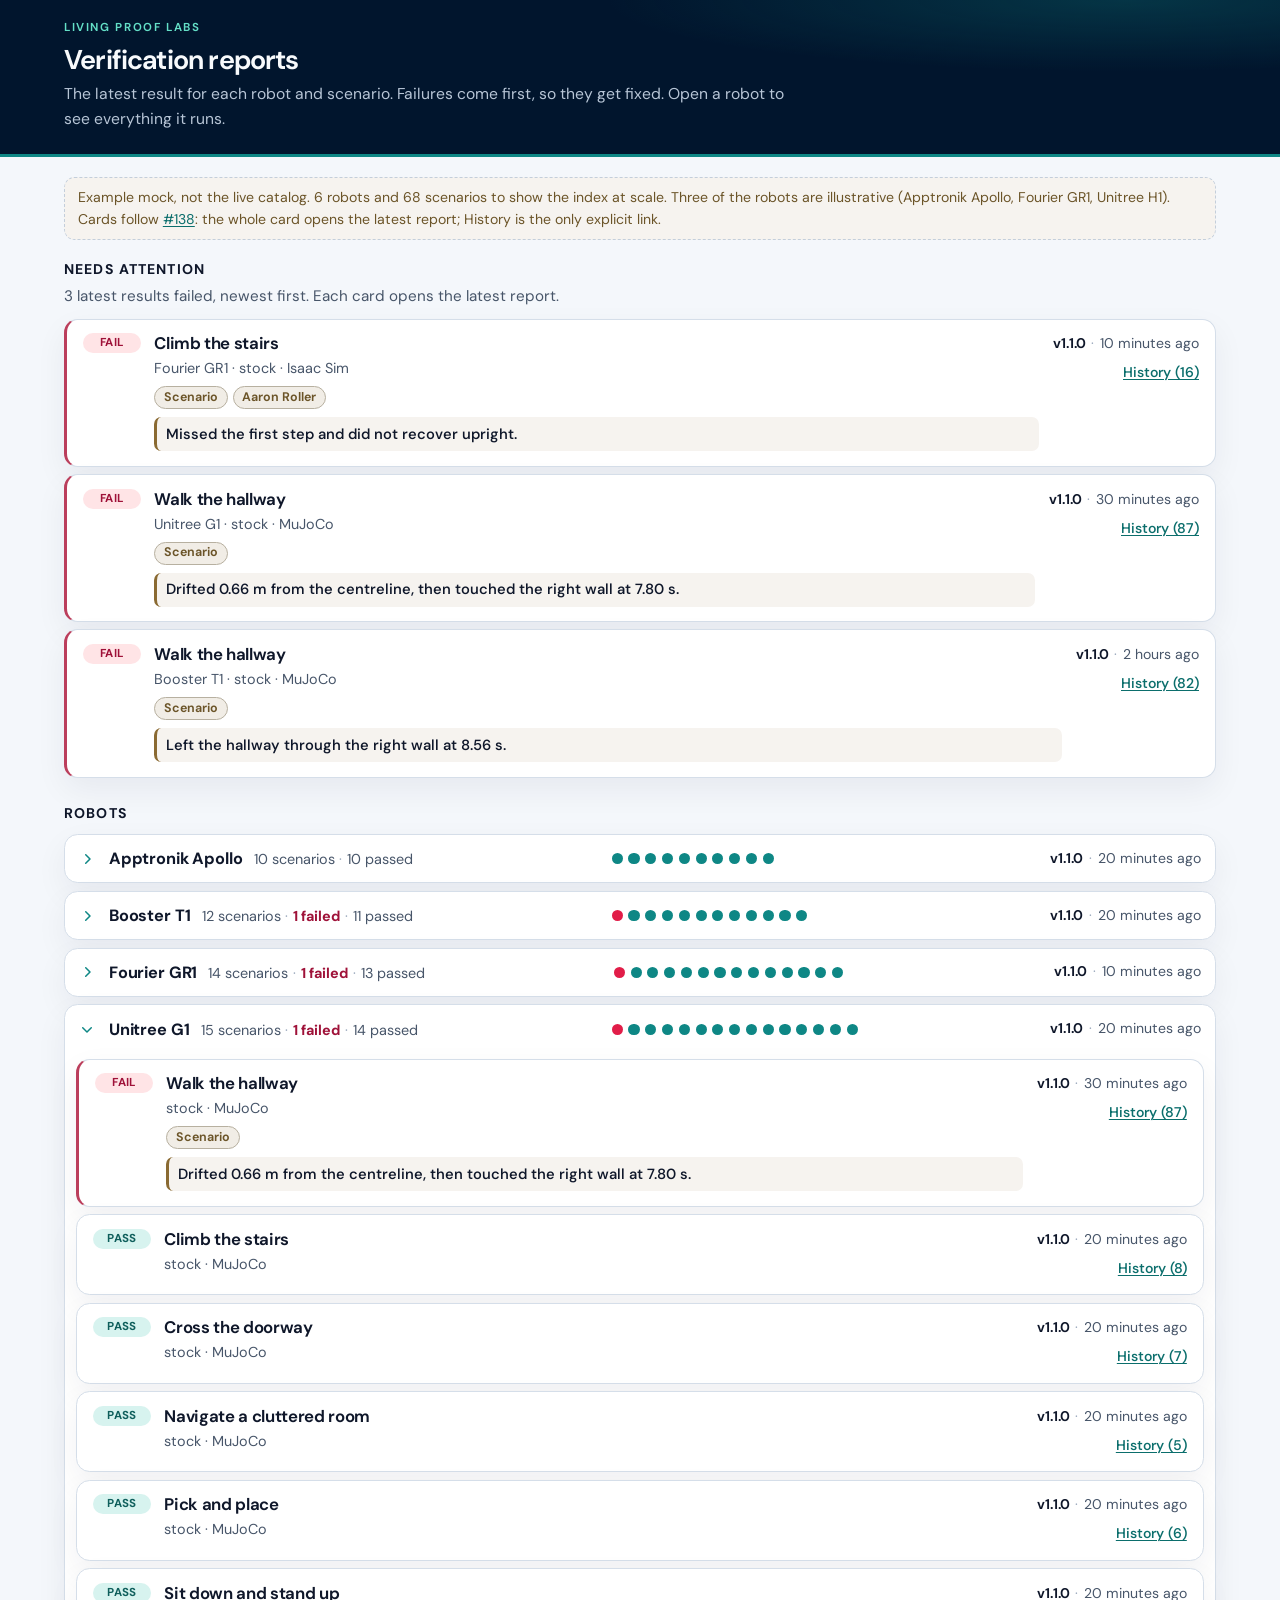
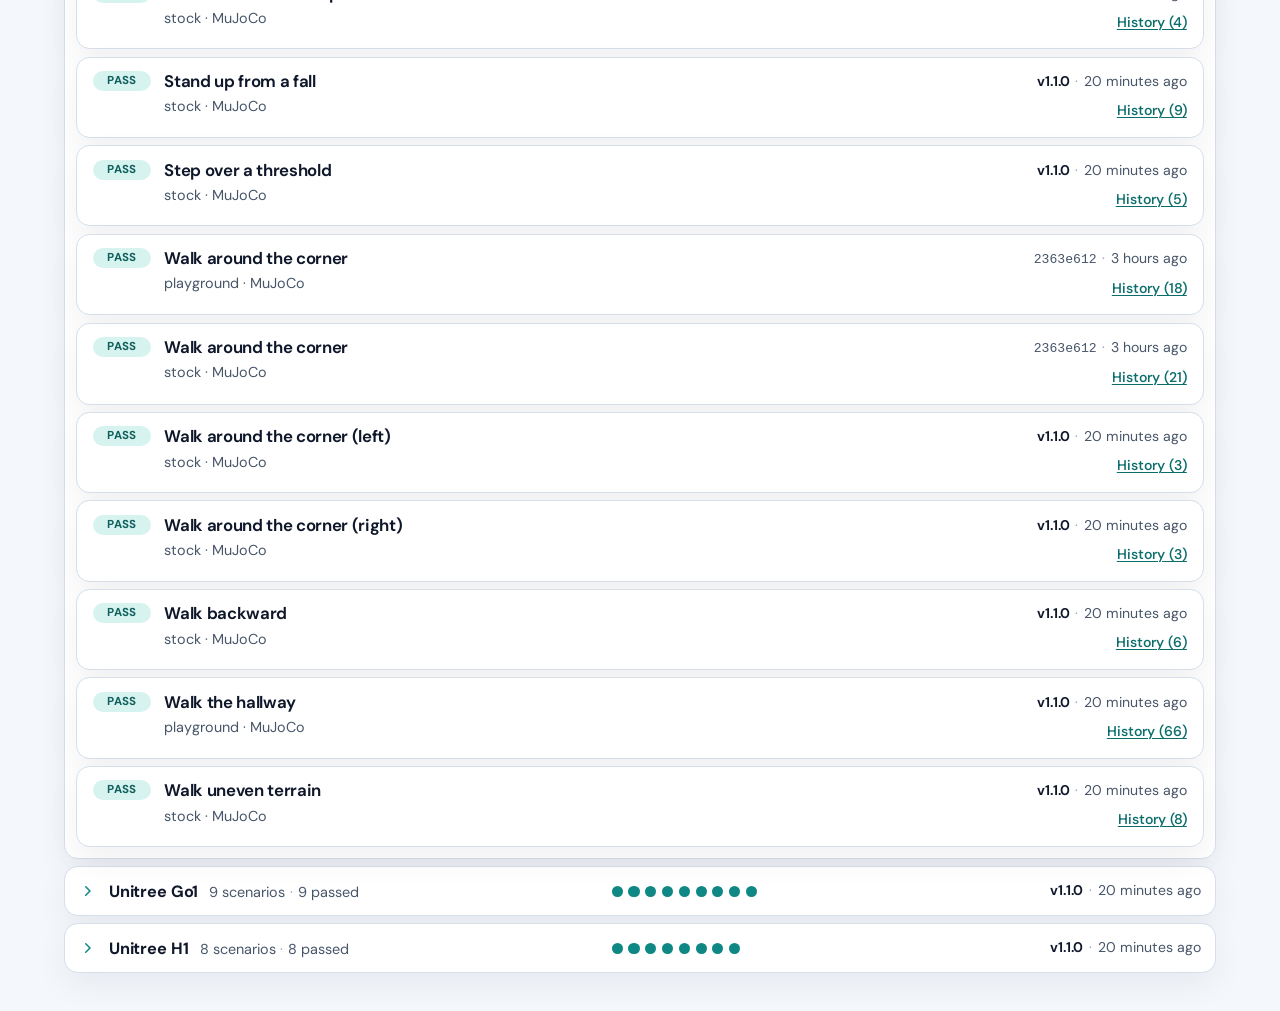
<file: mocks/index-failing-first/expanded.html>
<!doctype html>
<html lang="en">
<meta charset="utf-8">
<meta name="viewport" content="width=device-width, initial-scale=1">
<title>Verification reports · Unitree G1 expanded (example mock)</title>
<link rel="preconnect" href="https://fonts.googleapis.com">
<link rel="preconnect" href="https://fonts.gstatic.com" crossorigin>
<link href="https://fonts.googleapis.com/css2?family=DM+Sans:ital,opsz,wght@0,9..40,400;0,9..40,500;0,9..40,650;0,9..40,700;1,9..40,400&display=swap" rel="stylesheet">
<link rel="stylesheet" href="styles.css">
<body>
<a class="skip" href="#results">Skip to results</a>
<header class="masthead">
  <div class="wrap masthead-inner">
    <p class="eyebrow">Living Proof Labs</p>
    <h1>Verification reports</h1>
    <p class="lede">The latest result for each robot and scenario. Failures come first, so they get fixed. Open a robot to see everything it runs.</p>
  </div>
</header>
<main class="page wrap" id="results">
  <p class="banner">Example mock, not the live catalog. 6 robots and 68 scenarios to show the index at scale. Three of the robots are illustrative (Apptronik Apollo, Fourier GR1, Unitree H1). Cards follow <a href="https://github.com/Living-Proof-Labs/livingproof-verification/issues/138">#138</a>: the whole card opens the latest report; History is the only explicit link.</p>
  <section class="needs" aria-labelledby="needs-attention">
  <h2 id="needs-attention">Needs attention</h2>
  <p class="lede-section">3 latest results failed, newest first. Each card opens the latest report.</p>
  <div class="stack">
    <article class="card is-fail">
  <div class="entry-main">
    <span class="badge badge-fail">FAIL</span>
    <div class="entry-body">
      <h3 class="title"><a class="card-link" href="#fourier-gr1">Climb the stairs<span class="visually-hidden">, latest report (FAIL)</span></a></h3>
      <p class="sub">Fourier GR1 · stock · Isaac Sim</p>
      <div class="chips"><a class="chip" href="#fourier-gr1" title="Open the Scenario finding in the report">Scenario</a><a class="chip" href="#fourier-gr1" title="Open the Aaron Roller finding in the report">Aaron Roller</a></div><p class="finding">Missed the first step and did not recover upright.</p>
    </div>
    <div class="entry-side">
      <div class="side-meta"><span class="release" title="Verification bundle release v1.1.0">v1.1.0</span><span class="dot">·</span><time datetime="2026-11-18T09:54:00Z" title="18 Nov 2026, 8:54 pm AEDT (Australia/Sydney)">10 minutes ago</time></div>
      <div class="links"><a class="history" href="#fourier-gr1">History (16)</a></div>
    </div>
  </div>
</article>
<article class="card is-fail">
  <div class="entry-main">
    <span class="badge badge-fail">FAIL</span>
    <div class="entry-body">
      <h3 class="title"><a class="card-link" href="https://docs.livingprooflabs.com/livingproof-verification/unitree-g1/stock-mujoco-hallway/latest/">Walk the hallway<span class="visually-hidden">, latest report (FAIL)</span></a></h3>
      <p class="sub">Unitree G1 · stock · MuJoCo</p>
      <div class="chips"><a class="chip" href="https://docs.livingprooflabs.com/livingproof-verification/unitree-g1/stock-mujoco-hallway/latest/#evaluator-livingproof-scenario" title="Open the Scenario finding in the report">Scenario</a></div><p class="finding">Drifted 0.66 m from the centreline, then touched the right wall at 7.80 s.</p>
    </div>
    <div class="entry-side">
      <div class="side-meta"><span class="release" title="Verification bundle release v1.1.0">v1.1.0</span><span class="dot">·</span><time datetime="2026-11-18T09:34:00Z" title="18 Nov 2026, 8:34 pm AEDT (Australia/Sydney)">30 minutes ago</time></div>
      <div class="links"><a class="history" href="https://docs.livingprooflabs.com/livingproof-verification/unitree-g1/stock-mujoco-hallway/">History (87)</a></div>
    </div>
  </div>
</article>
<article class="card is-fail">
  <div class="entry-main">
    <span class="badge badge-fail">FAIL</span>
    <div class="entry-body">
      <h3 class="title"><a class="card-link" href="https://docs.livingprooflabs.com/livingproof-verification/booster-t1/stock-mujoco-hallway/latest/">Walk the hallway<span class="visually-hidden">, latest report (FAIL)</span></a></h3>
      <p class="sub">Booster T1 · stock · MuJoCo</p>
      <div class="chips"><a class="chip" href="https://docs.livingprooflabs.com/livingproof-verification/booster-t1/stock-mujoco-hallway/latest/#evaluator-livingproof-scenario" title="Open the Scenario finding in the report">Scenario</a></div><p class="finding">Left the hallway through the right wall at 8.56 s.</p>
    </div>
    <div class="entry-side">
      <div class="side-meta"><span class="release" title="Verification bundle release v1.1.0">v1.1.0</span><span class="dot">·</span><time datetime="2026-11-18T08:04:00Z" title="18 Nov 2026, 7:04 pm AEDT (Australia/Sydney)">2 hours ago</time></div>
      <div class="links"><a class="history" href="https://docs.livingprooflabs.com/livingproof-verification/booster-t1/stock-mujoco-hallway/">History (82)</a></div>
    </div>
  </div>
</article>
  </div>
</section>
  <h2 class="robots-label" id="robots">Robots</h2>
  <div class="robots">
    <details class="robot" id="apptronik-apollo">
  <summary>
    <span class="visually-hidden">Apptronik Apollo, 10 scenarios, 10 passed, latest v1.1.0, 20 minutes ago</span>
    <div class="summary-row" aria-hidden="true">
      <svg class="chevron" viewBox="0 0 16 16" aria-hidden="true" focusable="false"><path fill="currentColor" d="M6.2 3.2a.75.75 0 0 0 0 1.06L9.94 8 6.2 11.74a.75.75 0 1 0 1.06 1.06l4.27-4.27a.75.75 0 0 0 0-1.06L7.26 3.2a.75.75 0 0 0-1.06 0Z"/></svg>
      <div class="summary-id"><span class="robot-name">Apptronik Apollo</span><span class="counts">10 scenarios<span class="count-sep">·</span><span class="pass-count">10 passed</span></span></div>
      <span class="dots"><span class="pip pip-pass" title="Carry a load down the hallway: passed"></span><span class="pip pip-pass" title="Climb the stairs: passed"></span><span class="pip pip-pass" title="Cross the doorway: passed"></span><span class="pip pip-pass" title="Navigate a cluttered room: passed"></span><span class="pip pip-pass" title="Pick and place: passed"></span><span class="pip pip-pass" title="Sit down and stand up: passed"></span><span class="pip pip-pass" title="Step over a threshold: passed"></span><span class="pip pip-pass" title="Walk around the corner: passed"></span><span class="pip pip-pass" title="Walk the hallway: passed"></span><span class="pip pip-pass" title="Walk uneven terrain: passed"></span><span class="pip-more" hidden></span></span>
      <span class="meta-latest"><span class="release" title="Verification bundle release v1.1.0">v1.1.0</span><span class="dot">·</span><time datetime="2026-11-18T09:44:00Z" title="18 Nov 2026, 8:44 pm AEDT (Australia/Sydney)">20 minutes ago</time></span>
    </div>
  </summary>
  <div class="robot-body"><div class="stack">
    <article class="card">
  <div class="entry-main">
    <span class="badge badge-pass">PASS</span>
    <div class="entry-body">
      <h3 class="title"><a class="card-link" href="#apptronik-apollo">Carry a load down the hallway<span class="visually-hidden">, latest report (PASS)</span></a></h3>
      <p class="sub">stock · MuJoCo</p>
      
    </div>
    <div class="entry-side">
      <div class="side-meta"><span class="release" title="Verification bundle release v1.1.0">v1.1.0</span><span class="dot">·</span><time datetime="2026-11-18T09:44:00Z" title="18 Nov 2026, 8:44 pm AEDT (Australia/Sydney)">20 minutes ago</time></div>
      <div class="links"><a class="history" href="#apptronik-apollo">History (11)</a></div>
    </div>
  </div>
</article>
<article class="card">
  <div class="entry-main">
    <span class="badge badge-pass">PASS</span>
    <div class="entry-body">
      <h3 class="title"><a class="card-link" href="#apptronik-apollo">Climb the stairs<span class="visually-hidden">, latest report (PASS)</span></a></h3>
      <p class="sub">stock · MuJoCo</p>
      
    </div>
    <div class="entry-side">
      <div class="side-meta"><span class="release" title="Verification bundle release v1.1.0">v1.1.0</span><span class="dot">·</span><time datetime="2026-11-18T09:44:00Z" title="18 Nov 2026, 8:44 pm AEDT (Australia/Sydney)">20 minutes ago</time></div>
      <div class="links"><a class="history" href="#apptronik-apollo">History (14)</a></div>
    </div>
  </div>
</article>
<article class="card">
  <div class="entry-main">
    <span class="badge badge-pass">PASS</span>
    <div class="entry-body">
      <h3 class="title"><a class="card-link" href="#apptronik-apollo">Cross the doorway<span class="visually-hidden">, latest report (PASS)</span></a></h3>
      <p class="sub">stock · MuJoCo</p>
      
    </div>
    <div class="entry-side">
      <div class="side-meta"><span class="release" title="Verification bundle release v1.1.0">v1.1.0</span><span class="dot">·</span><time datetime="2026-11-18T09:44:00Z" title="18 Nov 2026, 8:44 pm AEDT (Australia/Sydney)">20 minutes ago</time></div>
      <div class="links"><a class="history" href="#apptronik-apollo">History (17)</a></div>
    </div>
  </div>
</article>
<article class="card">
  <div class="entry-main">
    <span class="badge badge-pass">PASS</span>
    <div class="entry-body">
      <h3 class="title"><a class="card-link" href="#apptronik-apollo">Navigate a cluttered room<span class="visually-hidden">, latest report (PASS)</span></a></h3>
      <p class="sub">stock · MuJoCo</p>
      
    </div>
    <div class="entry-side">
      <div class="side-meta"><span class="release" title="Verification bundle release v1.1.0">v1.1.0</span><span class="dot">·</span><time datetime="2026-11-18T09:44:00Z" title="18 Nov 2026, 8:44 pm AEDT (Australia/Sydney)">20 minutes ago</time></div>
      <div class="links"><a class="history" href="#apptronik-apollo">History (20)</a></div>
    </div>
  </div>
</article>
<article class="card">
  <div class="entry-main">
    <span class="badge badge-pass">PASS</span>
    <div class="entry-body">
      <h3 class="title"><a class="card-link" href="#apptronik-apollo">Pick and place<span class="visually-hidden">, latest report (PASS)</span></a></h3>
      <p class="sub">stock · MuJoCo</p>
      
    </div>
    <div class="entry-side">
      <div class="side-meta"><span class="release" title="Verification bundle release v1.1.0">v1.1.0</span><span class="dot">·</span><time datetime="2026-11-18T09:44:00Z" title="18 Nov 2026, 8:44 pm AEDT (Australia/Sydney)">20 minutes ago</time></div>
      <div class="links"><a class="history" href="#apptronik-apollo">History (23)</a></div>
    </div>
  </div>
</article>
<article class="card">
  <div class="entry-main">
    <span class="badge badge-pass">PASS</span>
    <div class="entry-body">
      <h3 class="title"><a class="card-link" href="#apptronik-apollo">Sit down and stand up<span class="visually-hidden">, latest report (PASS)</span></a></h3>
      <p class="sub">stock · MuJoCo</p>
      
    </div>
    <div class="entry-side">
      <div class="side-meta"><span class="release" title="Verification bundle release v1.1.0">v1.1.0</span><span class="dot">·</span><time datetime="2026-11-18T09:44:00Z" title="18 Nov 2026, 8:44 pm AEDT (Australia/Sydney)">20 minutes ago</time></div>
      <div class="links"><a class="history" href="#apptronik-apollo">History (26)</a></div>
    </div>
  </div>
</article>
<article class="card">
  <div class="entry-main">
    <span class="badge badge-pass">PASS</span>
    <div class="entry-body">
      <h3 class="title"><a class="card-link" href="#apptronik-apollo">Step over a threshold<span class="visually-hidden">, latest report (PASS)</span></a></h3>
      <p class="sub">stock · MuJoCo</p>
      
    </div>
    <div class="entry-side">
      <div class="side-meta"><span class="release" title="Verification bundle release v1.1.0">v1.1.0</span><span class="dot">·</span><time datetime="2026-11-18T09:44:00Z" title="18 Nov 2026, 8:44 pm AEDT (Australia/Sydney)">20 minutes ago</time></div>
      <div class="links"><a class="history" href="#apptronik-apollo">History (12)</a></div>
    </div>
  </div>
</article>
<article class="card">
  <div class="entry-main">
    <span class="badge badge-pass">PASS</span>
    <div class="entry-body">
      <h3 class="title"><a class="card-link" href="#apptronik-apollo">Walk around the corner<span class="visually-hidden">, latest report (PASS)</span></a></h3>
      <p class="sub">stock · MuJoCo</p>
      
    </div>
    <div class="entry-side">
      <div class="side-meta"><span class="release" title="Verification bundle release v1.1.0">v1.1.0</span><span class="dot">·</span><time datetime="2026-11-18T09:44:00Z" title="18 Nov 2026, 8:44 pm AEDT (Australia/Sydney)">20 minutes ago</time></div>
      <div class="links"><a class="history" href="#apptronik-apollo">History (15)</a></div>
    </div>
  </div>
</article>
<article class="card">
  <div class="entry-main">
    <span class="badge badge-pass">PASS</span>
    <div class="entry-body">
      <h3 class="title"><a class="card-link" href="#apptronik-apollo">Walk the hallway<span class="visually-hidden">, latest report (PASS)</span></a></h3>
      <p class="sub">stock · MuJoCo</p>
      
    </div>
    <div class="entry-side">
      <div class="side-meta"><span class="release" title="Verification bundle release v1.1.0">v1.1.0</span><span class="dot">·</span><time datetime="2026-11-18T09:44:00Z" title="18 Nov 2026, 8:44 pm AEDT (Australia/Sydney)">20 minutes ago</time></div>
      <div class="links"><a class="history" href="#apptronik-apollo">History (18)</a></div>
    </div>
  </div>
</article>
<article class="card">
  <div class="entry-main">
    <span class="badge badge-pass">PASS</span>
    <div class="entry-body">
      <h3 class="title"><a class="card-link" href="#apptronik-apollo">Walk uneven terrain<span class="visually-hidden">, latest report (PASS)</span></a></h3>
      <p class="sub">stock · MuJoCo</p>
      
    </div>
    <div class="entry-side">
      <div class="side-meta"><span class="release" title="Verification bundle release v1.1.0">v1.1.0</span><span class="dot">·</span><time datetime="2026-11-18T09:44:00Z" title="18 Nov 2026, 8:44 pm AEDT (Australia/Sydney)">20 minutes ago</time></div>
      <div class="links"><a class="history" href="#apptronik-apollo">History (21)</a></div>
    </div>
  </div>
</article>
  </div></div>
</details>
<details class="robot" id="booster-t1">
  <summary>
    <span class="visually-hidden">Booster T1, 12 scenarios, 1 failed, 11 passed, latest v1.1.0, 20 minutes ago</span>
    <div class="summary-row" aria-hidden="true">
      <svg class="chevron" viewBox="0 0 16 16" aria-hidden="true" focusable="false"><path fill="currentColor" d="M6.2 3.2a.75.75 0 0 0 0 1.06L9.94 8 6.2 11.74a.75.75 0 1 0 1.06 1.06l4.27-4.27a.75.75 0 0 0 0-1.06L7.26 3.2a.75.75 0 0 0-1.06 0Z"/></svg>
      <div class="summary-id"><span class="robot-name">Booster T1</span><span class="counts">12 scenarios<span class="count-sep">·</span><span class="fail-count">1 failed</span><span class="count-sep">·</span><span class="pass-count">11 passed</span></span></div>
      <span class="dots"><span class="pip pip-fail" title="Walk the hallway: failed"></span><span class="pip pip-pass" title="Climb the stairs: passed"></span><span class="pip pip-pass" title="Cross the doorway: passed"></span><span class="pip pip-pass" title="Sit down and stand up: passed"></span><span class="pip pip-pass" title="Stand up from a fall: passed"></span><span class="pip pip-pass" title="Step over a threshold: passed"></span><span class="pip pip-pass" title="Turn in place: passed"></span><span class="pip pip-pass" title="Walk around the corner: passed"></span><span class="pip pip-pass" title="Walk around the corner (left): passed"></span><span class="pip pip-pass" title="Walk around the corner (right): passed"></span><span class="pip pip-pass" title="Walk backward: passed"></span><span class="pip pip-pass" title="Walk uneven terrain: passed"></span><span class="pip-more" hidden></span></span>
      <span class="meta-latest"><span class="release" title="Verification bundle release v1.1.0">v1.1.0</span><span class="dot">·</span><time datetime="2026-11-18T09:44:00Z" title="18 Nov 2026, 8:44 pm AEDT (Australia/Sydney)">20 minutes ago</time></span>
    </div>
  </summary>
  <div class="robot-body"><div class="stack">
    <article class="card is-fail">
  <div class="entry-main">
    <span class="badge badge-fail">FAIL</span>
    <div class="entry-body">
      <h3 class="title"><a class="card-link" href="https://docs.livingprooflabs.com/livingproof-verification/booster-t1/stock-mujoco-hallway/latest/">Walk the hallway<span class="visually-hidden">, latest report (FAIL)</span></a></h3>
      <p class="sub">stock · MuJoCo</p>
      <div class="chips"><a class="chip" href="https://docs.livingprooflabs.com/livingproof-verification/booster-t1/stock-mujoco-hallway/latest/#evaluator-livingproof-scenario" title="Open the Scenario finding in the report">Scenario</a></div><p class="finding">Left the hallway through the right wall at 8.56 s.</p>
    </div>
    <div class="entry-side">
      <div class="side-meta"><span class="release" title="Verification bundle release v1.1.0">v1.1.0</span><span class="dot">·</span><time datetime="2026-11-18T08:04:00Z" title="18 Nov 2026, 7:04 pm AEDT (Australia/Sydney)">2 hours ago</time></div>
      <div class="links"><a class="history" href="https://docs.livingprooflabs.com/livingproof-verification/booster-t1/stock-mujoco-hallway/">History (82)</a></div>
    </div>
  </div>
</article>
<article class="card">
  <div class="entry-main">
    <span class="badge badge-pass">PASS</span>
    <div class="entry-body">
      <h3 class="title"><a class="card-link" href="#booster-t1">Climb the stairs<span class="visually-hidden">, latest report (PASS)</span></a></h3>
      <p class="sub">stock · MuJoCo</p>
      
    </div>
    <div class="entry-side">
      <div class="side-meta"><span class="release" title="Verification bundle release v1.1.0">v1.1.0</span><span class="dot">·</span><time datetime="2026-11-18T09:44:00Z" title="18 Nov 2026, 8:44 pm AEDT (Australia/Sydney)">20 minutes ago</time></div>
      <div class="links"><a class="history" href="#booster-t1">History (14)</a></div>
    </div>
  </div>
</article>
<article class="card">
  <div class="entry-main">
    <span class="badge badge-pass">PASS</span>
    <div class="entry-body">
      <h3 class="title"><a class="card-link" href="#booster-t1">Cross the doorway<span class="visually-hidden">, latest report (PASS)</span></a></h3>
      <p class="sub">stock · MuJoCo</p>
      
    </div>
    <div class="entry-side">
      <div class="side-meta"><span class="release" title="Verification bundle release v1.1.0">v1.1.0</span><span class="dot">·</span><time datetime="2026-11-18T09:44:00Z" title="18 Nov 2026, 8:44 pm AEDT (Australia/Sydney)">20 minutes ago</time></div>
      <div class="links"><a class="history" href="#booster-t1">History (11)</a></div>
    </div>
  </div>
</article>
<article class="card">
  <div class="entry-main">
    <span class="badge badge-pass">PASS</span>
    <div class="entry-body">
      <h3 class="title"><a class="card-link" href="#booster-t1">Sit down and stand up<span class="visually-hidden">, latest report (PASS)</span></a></h3>
      <p class="sub">stock · MuJoCo</p>
      
    </div>
    <div class="entry-side">
      <div class="side-meta"><span class="release" title="Verification bundle release v1.1.0">v1.1.0</span><span class="dot">·</span><time datetime="2026-11-18T09:44:00Z" title="18 Nov 2026, 8:44 pm AEDT (Australia/Sydney)">20 minutes ago</time></div>
      <div class="links"><a class="history" href="#booster-t1">History (6)</a></div>
    </div>
  </div>
</article>
<article class="card">
  <div class="entry-main">
    <span class="badge badge-pass">PASS</span>
    <div class="entry-body">
      <h3 class="title"><a class="card-link" href="#booster-t1">Stand up from a fall<span class="visually-hidden">, latest report (PASS)</span></a></h3>
      <p class="sub">stock · MuJoCo</p>
      
    </div>
    <div class="entry-side">
      <div class="side-meta"><span class="release" title="Verification bundle release v1.1.0">v1.1.0</span><span class="dot">·</span><time datetime="2026-11-18T09:44:00Z" title="18 Nov 2026, 8:44 pm AEDT (Australia/Sydney)">20 minutes ago</time></div>
      <div class="links"><a class="history" href="#booster-t1">History (9)</a></div>
    </div>
  </div>
</article>
<article class="card">
  <div class="entry-main">
    <span class="badge badge-pass">PASS</span>
    <div class="entry-body">
      <h3 class="title"><a class="card-link" href="#booster-t1">Step over a threshold<span class="visually-hidden">, latest report (PASS)</span></a></h3>
      <p class="sub">stock · MuJoCo</p>
      
    </div>
    <div class="entry-side">
      <div class="side-meta"><span class="release" title="Verification bundle release v1.1.0">v1.1.0</span><span class="dot">·</span><time datetime="2026-11-18T09:44:00Z" title="18 Nov 2026, 8:44 pm AEDT (Australia/Sydney)">20 minutes ago</time></div>
      <div class="links"><a class="history" href="#booster-t1">History (7)</a></div>
    </div>
  </div>
</article>
<article class="card">
  <div class="entry-main">
    <span class="badge badge-pass">PASS</span>
    <div class="entry-body">
      <h3 class="title"><a class="card-link" href="#booster-t1">Turn in place<span class="visually-hidden">, latest report (PASS)</span></a></h3>
      <p class="sub">stock · MuJoCo</p>
      
    </div>
    <div class="entry-side">
      <div class="side-meta"><span class="release" title="Verification bundle release v1.1.0">v1.1.0</span><span class="dot">·</span><time datetime="2026-11-18T09:44:00Z" title="18 Nov 2026, 8:44 pm AEDT (Australia/Sydney)">20 minutes ago</time></div>
      <div class="links"><a class="history" href="#booster-t1">History (12)</a></div>
    </div>
  </div>
</article>
<article class="card">
  <div class="entry-main">
    <span class="badge badge-pass">PASS</span>
    <div class="entry-body">
      <h3 class="title"><a class="card-link" href="https://docs.livingprooflabs.com/livingproof-verification/booster-t1/stock-mujoco-corner/latest/">Walk around the corner<span class="visually-hidden">, latest report (PASS)</span></a></h3>
      <p class="sub">stock · MuJoCo</p>
      
    </div>
    <div class="entry-side">
      <div class="side-meta"><span class="release is-fallback" title="No release tag; short SHA shown">2363e612</span><span class="dot">·</span><time datetime="2026-11-18T07:04:00Z" title="18 Nov 2026, 6:04 pm AEDT (Australia/Sydney)">3 hours ago</time></div>
      <div class="links"><a class="history" href="https://docs.livingprooflabs.com/livingproof-verification/booster-t1/stock-mujoco-corner/">History (21)</a></div>
    </div>
  </div>
</article>
<article class="card">
  <div class="entry-main">
    <span class="badge badge-pass">PASS</span>
    <div class="entry-body">
      <h3 class="title"><a class="card-link" href="https://docs.livingprooflabs.com/livingproof-verification/booster-t1/stock-mujoco-corner-left/latest/">Walk around the corner (left)<span class="visually-hidden">, latest report (PASS)</span></a></h3>
      <p class="sub">stock · MuJoCo</p>
      
    </div>
    <div class="entry-side">
      <div class="side-meta"><span class="release" title="Verification bundle release v1.1.0">v1.1.0</span><span class="dot">·</span><time datetime="2026-11-18T09:44:00Z" title="18 Nov 2026, 8:44 pm AEDT (Australia/Sydney)">20 minutes ago</time></div>
      <div class="links"><a class="history" href="https://docs.livingprooflabs.com/livingproof-verification/booster-t1/stock-mujoco-corner-left/">History (3)</a></div>
    </div>
  </div>
</article>
<article class="card">
  <div class="entry-main">
    <span class="badge badge-pass">PASS</span>
    <div class="entry-body">
      <h3 class="title"><a class="card-link" href="https://docs.livingprooflabs.com/livingproof-verification/booster-t1/stock-mujoco-corner-right/latest/">Walk around the corner (right)<span class="visually-hidden">, latest report (PASS)</span></a></h3>
      <p class="sub">stock · MuJoCo</p>
      
    </div>
    <div class="entry-side">
      <div class="side-meta"><span class="release" title="Verification bundle release v1.1.0">v1.1.0</span><span class="dot">·</span><time datetime="2026-11-18T09:44:00Z" title="18 Nov 2026, 8:44 pm AEDT (Australia/Sydney)">20 minutes ago</time></div>
      <div class="links"><a class="history" href="https://docs.livingprooflabs.com/livingproof-verification/booster-t1/stock-mujoco-corner-right/">History (3)</a></div>
    </div>
  </div>
</article>
<article class="card">
  <div class="entry-main">
    <span class="badge badge-pass">PASS</span>
    <div class="entry-body">
      <h3 class="title"><a class="card-link" href="#booster-t1">Walk backward<span class="visually-hidden">, latest report (PASS)</span></a></h3>
      <p class="sub">stock · MuJoCo</p>
      
    </div>
    <div class="entry-side">
      <div class="side-meta"><span class="release" title="Verification bundle release v1.1.0">v1.1.0</span><span class="dot">·</span><time datetime="2026-11-18T09:44:00Z" title="18 Nov 2026, 8:44 pm AEDT (Australia/Sydney)">20 minutes ago</time></div>
      <div class="links"><a class="history" href="#booster-t1">History (5)</a></div>
    </div>
  </div>
</article>
<article class="card">
  <div class="entry-main">
    <span class="badge badge-pass">PASS</span>
    <div class="entry-body">
      <h3 class="title"><a class="card-link" href="#booster-t1">Walk uneven terrain<span class="visually-hidden">, latest report (PASS)</span></a></h3>
      <p class="sub">stock · MuJoCo</p>
      
    </div>
    <div class="entry-side">
      <div class="side-meta"><span class="release" title="Verification bundle release v1.1.0">v1.1.0</span><span class="dot">·</span><time datetime="2026-11-18T09:44:00Z" title="18 Nov 2026, 8:44 pm AEDT (Australia/Sydney)">20 minutes ago</time></div>
      <div class="links"><a class="history" href="#booster-t1">History (10)</a></div>
    </div>
  </div>
</article>
  </div></div>
</details>
<details class="robot" id="fourier-gr1">
  <summary>
    <span class="visually-hidden">Fourier GR1, 14 scenarios, 1 failed, 13 passed, latest v1.1.0, 10 minutes ago</span>
    <div class="summary-row" aria-hidden="true">
      <svg class="chevron" viewBox="0 0 16 16" aria-hidden="true" focusable="false"><path fill="currentColor" d="M6.2 3.2a.75.75 0 0 0 0 1.06L9.94 8 6.2 11.74a.75.75 0 1 0 1.06 1.06l4.27-4.27a.75.75 0 0 0 0-1.06L7.26 3.2a.75.75 0 0 0-1.06 0Z"/></svg>
      <div class="summary-id"><span class="robot-name">Fourier GR1</span><span class="counts">14 scenarios<span class="count-sep">·</span><span class="fail-count">1 failed</span><span class="count-sep">·</span><span class="pass-count">13 passed</span></span></div>
      <span class="dots"><span class="pip pip-fail" title="Climb the stairs: failed"></span><span class="pip pip-pass" title="Carry a load down the hallway: passed"></span><span class="pip pip-pass" title="Cross the doorway: passed"></span><span class="pip pip-pass" title="Navigate a cluttered room: passed"></span><span class="pip pip-pass" title="Pick and place: passed"></span><span class="pip pip-pass" title="Sit down and stand up: passed"></span><span class="pip pip-pass" title="Stand up from a fall: passed"></span><span class="pip pip-pass" title="Step over a threshold: passed"></span><span class="pip pip-pass" title="Turn in place: passed"></span><span class="pip pip-pass" title="Walk around the corner: passed"></span><span class="pip pip-pass" title="Walk around the corner (left): passed"></span><span class="pip pip-pass" title="Walk around the corner (right): passed"></span><span class="pip pip-pass" title="Walk the hallway: passed"></span><span class="pip pip-pass" title="Walk uneven terrain: passed"></span><span class="pip-more" hidden></span></span>
      <span class="meta-latest"><span class="release" title="Verification bundle release v1.1.0">v1.1.0</span><span class="dot">·</span><time datetime="2026-11-18T09:54:00Z" title="18 Nov 2026, 8:54 pm AEDT (Australia/Sydney)">10 minutes ago</time></span>
    </div>
  </summary>
  <div class="robot-body"><div class="stack">
    <article class="card is-fail">
  <div class="entry-main">
    <span class="badge badge-fail">FAIL</span>
    <div class="entry-body">
      <h3 class="title"><a class="card-link" href="#fourier-gr1">Climb the stairs<span class="visually-hidden">, latest report (FAIL)</span></a></h3>
      <p class="sub">stock · Isaac Sim</p>
      <div class="chips"><a class="chip" href="#fourier-gr1" title="Open the Scenario finding in the report">Scenario</a><a class="chip" href="#fourier-gr1" title="Open the Aaron Roller finding in the report">Aaron Roller</a></div><p class="finding">Missed the first step and did not recover upright.</p>
    </div>
    <div class="entry-side">
      <div class="side-meta"><span class="release" title="Verification bundle release v1.1.0">v1.1.0</span><span class="dot">·</span><time datetime="2026-11-18T09:54:00Z" title="18 Nov 2026, 8:54 pm AEDT (Australia/Sydney)">10 minutes ago</time></div>
      <div class="links"><a class="history" href="#fourier-gr1">History (16)</a></div>
    </div>
  </div>
</article>
<article class="card">
  <div class="entry-main">
    <span class="badge badge-pass">PASS</span>
    <div class="entry-body">
      <h3 class="title"><a class="card-link" href="#fourier-gr1">Carry a load down the hallway<span class="visually-hidden">, latest report (PASS)</span></a></h3>
      <p class="sub">stock · Isaac Sim</p>
      
    </div>
    <div class="entry-side">
      <div class="side-meta"><span class="release" title="Verification bundle release v1.1.0">v1.1.0</span><span class="dot">·</span><time datetime="2026-11-18T09:44:00Z" title="18 Nov 2026, 8:44 pm AEDT (Australia/Sydney)">20 minutes ago</time></div>
      <div class="links"><a class="history" href="#fourier-gr1">History (7)</a></div>
    </div>
  </div>
</article>
<article class="card">
  <div class="entry-main">
    <span class="badge badge-pass">PASS</span>
    <div class="entry-body">
      <h3 class="title"><a class="card-link" href="#fourier-gr1">Cross the doorway<span class="visually-hidden">, latest report (PASS)</span></a></h3>
      <p class="sub">stock · Isaac Sim</p>
      
    </div>
    <div class="entry-side">
      <div class="side-meta"><span class="release" title="Verification bundle release v1.1.0">v1.1.0</span><span class="dot">·</span><time datetime="2026-11-18T09:44:00Z" title="18 Nov 2026, 8:44 pm AEDT (Australia/Sydney)">20 minutes ago</time></div>
      <div class="links"><a class="history" href="#fourier-gr1">History (10)</a></div>
    </div>
  </div>
</article>
<article class="card">
  <div class="entry-main">
    <span class="badge badge-pass">PASS</span>
    <div class="entry-body">
      <h3 class="title"><a class="card-link" href="#fourier-gr1">Navigate a cluttered room<span class="visually-hidden">, latest report (PASS)</span></a></h3>
      <p class="sub">stock · Isaac Sim</p>
      
    </div>
    <div class="entry-side">
      <div class="side-meta"><span class="release" title="Verification bundle release v1.1.0">v1.1.0</span><span class="dot">·</span><time datetime="2026-11-18T09:44:00Z" title="18 Nov 2026, 8:44 pm AEDT (Australia/Sydney)">20 minutes ago</time></div>
      <div class="links"><a class="history" href="#fourier-gr1">History (13)</a></div>
    </div>
  </div>
</article>
<article class="card">
  <div class="entry-main">
    <span class="badge badge-pass">PASS</span>
    <div class="entry-body">
      <h3 class="title"><a class="card-link" href="#fourier-gr1">Pick and place<span class="visually-hidden">, latest report (PASS)</span></a></h3>
      <p class="sub">stock · Isaac Sim</p>
      
    </div>
    <div class="entry-side">
      <div class="side-meta"><span class="release" title="Verification bundle release v1.1.0">v1.1.0</span><span class="dot">·</span><time datetime="2026-11-18T09:44:00Z" title="18 Nov 2026, 8:44 pm AEDT (Australia/Sydney)">20 minutes ago</time></div>
      <div class="links"><a class="history" href="#fourier-gr1">History (16)</a></div>
    </div>
  </div>
</article>
<article class="card">
  <div class="entry-main">
    <span class="badge badge-pass">PASS</span>
    <div class="entry-body">
      <h3 class="title"><a class="card-link" href="#fourier-gr1">Sit down and stand up<span class="visually-hidden">, latest report (PASS)</span></a></h3>
      <p class="sub">stock · Isaac Sim</p>
      
    </div>
    <div class="entry-side">
      <div class="side-meta"><span class="release" title="Verification bundle release v1.1.0">v1.1.0</span><span class="dot">·</span><time datetime="2026-11-18T09:44:00Z" title="18 Nov 2026, 8:44 pm AEDT (Australia/Sydney)">20 minutes ago</time></div>
      <div class="links"><a class="history" href="#fourier-gr1">History (19)</a></div>
    </div>
  </div>
</article>
<article class="card">
  <div class="entry-main">
    <span class="badge badge-pass">PASS</span>
    <div class="entry-body">
      <h3 class="title"><a class="card-link" href="#fourier-gr1">Stand up from a fall<span class="visually-hidden">, latest report (PASS)</span></a></h3>
      <p class="sub">stock · Isaac Sim</p>
      
    </div>
    <div class="entry-side">
      <div class="side-meta"><span class="release" title="Verification bundle release v1.1.0">v1.1.0</span><span class="dot">·</span><time datetime="2026-11-18T09:44:00Z" title="18 Nov 2026, 8:44 pm AEDT (Australia/Sydney)">20 minutes ago</time></div>
      <div class="links"><a class="history" href="#fourier-gr1">History (22)</a></div>
    </div>
  </div>
</article>
<article class="card">
  <div class="entry-main">
    <span class="badge badge-pass">PASS</span>
    <div class="entry-body">
      <h3 class="title"><a class="card-link" href="#fourier-gr1">Step over a threshold<span class="visually-hidden">, latest report (PASS)</span></a></h3>
      <p class="sub">stock · Isaac Sim</p>
      
    </div>
    <div class="entry-side">
      <div class="side-meta"><span class="release" title="Verification bundle release v1.1.0">v1.1.0</span><span class="dot">·</span><time datetime="2026-11-18T09:44:00Z" title="18 Nov 2026, 8:44 pm AEDT (Australia/Sydney)">20 minutes ago</time></div>
      <div class="links"><a class="history" href="#fourier-gr1">History (8)</a></div>
    </div>
  </div>
</article>
<article class="card">
  <div class="entry-main">
    <span class="badge badge-pass">PASS</span>
    <div class="entry-body">
      <h3 class="title"><a class="card-link" href="#fourier-gr1">Turn in place<span class="visually-hidden">, latest report (PASS)</span></a></h3>
      <p class="sub">stock · Isaac Sim</p>
      
    </div>
    <div class="entry-side">
      <div class="side-meta"><span class="release" title="Verification bundle release v1.1.0">v1.1.0</span><span class="dot">·</span><time datetime="2026-11-18T09:44:00Z" title="18 Nov 2026, 8:44 pm AEDT (Australia/Sydney)">20 minutes ago</time></div>
      <div class="links"><a class="history" href="#fourier-gr1">History (11)</a></div>
    </div>
  </div>
</article>
<article class="card">
  <div class="entry-main">
    <span class="badge badge-pass">PASS</span>
    <div class="entry-body">
      <h3 class="title"><a class="card-link" href="#fourier-gr1">Walk around the corner<span class="visually-hidden">, latest report (PASS)</span></a></h3>
      <p class="sub">stock · Isaac Sim</p>
      
    </div>
    <div class="entry-side">
      <div class="side-meta"><span class="release" title="Verification bundle release v1.1.0">v1.1.0</span><span class="dot">·</span><time datetime="2026-11-18T09:44:00Z" title="18 Nov 2026, 8:44 pm AEDT (Australia/Sydney)">20 minutes ago</time></div>
      <div class="links"><a class="history" href="#fourier-gr1">History (14)</a></div>
    </div>
  </div>
</article>
<article class="card">
  <div class="entry-main">
    <span class="badge badge-pass">PASS</span>
    <div class="entry-body">
      <h3 class="title"><a class="card-link" href="#fourier-gr1">Walk around the corner (left)<span class="visually-hidden">, latest report (PASS)</span></a></h3>
      <p class="sub">stock · Isaac Sim</p>
      
    </div>
    <div class="entry-side">
      <div class="side-meta"><span class="release" title="Verification bundle release v1.1.0">v1.1.0</span><span class="dot">·</span><time datetime="2026-11-18T09:44:00Z" title="18 Nov 2026, 8:44 pm AEDT (Australia/Sydney)">20 minutes ago</time></div>
      <div class="links"><a class="history" href="#fourier-gr1">History (17)</a></div>
    </div>
  </div>
</article>
<article class="card">
  <div class="entry-main">
    <span class="badge badge-pass">PASS</span>
    <div class="entry-body">
      <h3 class="title"><a class="card-link" href="#fourier-gr1">Walk around the corner (right)<span class="visually-hidden">, latest report (PASS)</span></a></h3>
      <p class="sub">stock · Isaac Sim</p>
      
    </div>
    <div class="entry-side">
      <div class="side-meta"><span class="release" title="Verification bundle release v1.1.0">v1.1.0</span><span class="dot">·</span><time datetime="2026-11-18T09:44:00Z" title="18 Nov 2026, 8:44 pm AEDT (Australia/Sydney)">20 minutes ago</time></div>
      <div class="links"><a class="history" href="#fourier-gr1">History (20)</a></div>
    </div>
  </div>
</article>
<article class="card">
  <div class="entry-main">
    <span class="badge badge-pass">PASS</span>
    <div class="entry-body">
      <h3 class="title"><a class="card-link" href="#fourier-gr1">Walk the hallway<span class="visually-hidden">, latest report (PASS)</span></a></h3>
      <p class="sub">stock · Isaac Sim</p>
      
    </div>
    <div class="entry-side">
      <div class="side-meta"><span class="release" title="Verification bundle release v1.1.0">v1.1.0</span><span class="dot">·</span><time datetime="2026-11-18T09:44:00Z" title="18 Nov 2026, 8:44 pm AEDT (Australia/Sydney)">20 minutes ago</time></div>
      <div class="links"><a class="history" href="#fourier-gr1">History (23)</a></div>
    </div>
  </div>
</article>
<article class="card">
  <div class="entry-main">
    <span class="badge badge-pass">PASS</span>
    <div class="entry-body">
      <h3 class="title"><a class="card-link" href="#fourier-gr1">Walk uneven terrain<span class="visually-hidden">, latest report (PASS)</span></a></h3>
      <p class="sub">stock · Isaac Sim</p>
      
    </div>
    <div class="entry-side">
      <div class="side-meta"><span class="release" title="Verification bundle release v1.1.0">v1.1.0</span><span class="dot">·</span><time datetime="2026-11-18T09:44:00Z" title="18 Nov 2026, 8:44 pm AEDT (Australia/Sydney)">20 minutes ago</time></div>
      <div class="links"><a class="history" href="#fourier-gr1">History (9)</a></div>
    </div>
  </div>
</article>
  </div></div>
</details>
<details class="robot" id="unitree-g1" open>
  <summary>
    <span class="visually-hidden">Unitree G1, 15 scenarios, 1 failed, 14 passed, latest v1.1.0, 20 minutes ago</span>
    <div class="summary-row" aria-hidden="true">
      <svg class="chevron" viewBox="0 0 16 16" aria-hidden="true" focusable="false"><path fill="currentColor" d="M6.2 3.2a.75.75 0 0 0 0 1.06L9.94 8 6.2 11.74a.75.75 0 1 0 1.06 1.06l4.27-4.27a.75.75 0 0 0 0-1.06L7.26 3.2a.75.75 0 0 0-1.06 0Z"/></svg>
      <div class="summary-id"><span class="robot-name">Unitree G1</span><span class="counts">15 scenarios<span class="count-sep">·</span><span class="fail-count">1 failed</span><span class="count-sep">·</span><span class="pass-count">14 passed</span></span></div>
      <span class="dots"><span class="pip pip-fail" title="Walk the hallway: failed"></span><span class="pip pip-pass" title="Climb the stairs: passed"></span><span class="pip pip-pass" title="Cross the doorway: passed"></span><span class="pip pip-pass" title="Navigate a cluttered room: passed"></span><span class="pip pip-pass" title="Pick and place: passed"></span><span class="pip pip-pass" title="Sit down and stand up: passed"></span><span class="pip pip-pass" title="Stand up from a fall: passed"></span><span class="pip pip-pass" title="Step over a threshold: passed"></span><span class="pip pip-pass" title="Walk around the corner: passed"></span><span class="pip pip-pass" title="Walk around the corner: passed"></span><span class="pip pip-pass" title="Walk around the corner (left): passed"></span><span class="pip pip-pass" title="Walk around the corner (right): passed"></span><span class="pip pip-pass" title="Walk backward: passed"></span><span class="pip pip-pass" title="Walk the hallway: passed"></span><span class="pip pip-pass" title="Walk uneven terrain: passed"></span><span class="pip-more" hidden></span></span>
      <span class="meta-latest"><span class="release" title="Verification bundle release v1.1.0">v1.1.0</span><span class="dot">·</span><time datetime="2026-11-18T09:44:00Z" title="18 Nov 2026, 8:44 pm AEDT (Australia/Sydney)">20 minutes ago</time></span>
    </div>
  </summary>
  <div class="robot-body"><div class="stack">
    <article class="card is-fail">
  <div class="entry-main">
    <span class="badge badge-fail">FAIL</span>
    <div class="entry-body">
      <h3 class="title"><a class="card-link" href="https://docs.livingprooflabs.com/livingproof-verification/unitree-g1/stock-mujoco-hallway/latest/">Walk the hallway<span class="visually-hidden">, latest report (FAIL)</span></a></h3>
      <p class="sub">stock · MuJoCo</p>
      <div class="chips"><a class="chip" href="https://docs.livingprooflabs.com/livingproof-verification/unitree-g1/stock-mujoco-hallway/latest/#evaluator-livingproof-scenario" title="Open the Scenario finding in the report">Scenario</a></div><p class="finding">Drifted 0.66 m from the centreline, then touched the right wall at 7.80 s.</p>
    </div>
    <div class="entry-side">
      <div class="side-meta"><span class="release" title="Verification bundle release v1.1.0">v1.1.0</span><span class="dot">·</span><time datetime="2026-11-18T09:34:00Z" title="18 Nov 2026, 8:34 pm AEDT (Australia/Sydney)">30 minutes ago</time></div>
      <div class="links"><a class="history" href="https://docs.livingprooflabs.com/livingproof-verification/unitree-g1/stock-mujoco-hallway/">History (87)</a></div>
    </div>
  </div>
</article>
<article class="card">
  <div class="entry-main">
    <span class="badge badge-pass">PASS</span>
    <div class="entry-body">
      <h3 class="title"><a class="card-link" href="#unitree-g1">Climb the stairs<span class="visually-hidden">, latest report (PASS)</span></a></h3>
      <p class="sub">stock · MuJoCo</p>
      
    </div>
    <div class="entry-side">
      <div class="side-meta"><span class="release" title="Verification bundle release v1.1.0">v1.1.0</span><span class="dot">·</span><time datetime="2026-11-18T09:44:00Z" title="18 Nov 2026, 8:44 pm AEDT (Australia/Sydney)">20 minutes ago</time></div>
      <div class="links"><a class="history" href="#unitree-g1">History (8)</a></div>
    </div>
  </div>
</article>
<article class="card">
  <div class="entry-main">
    <span class="badge badge-pass">PASS</span>
    <div class="entry-body">
      <h3 class="title"><a class="card-link" href="#unitree-g1">Cross the doorway<span class="visually-hidden">, latest report (PASS)</span></a></h3>
      <p class="sub">stock · MuJoCo</p>
      
    </div>
    <div class="entry-side">
      <div class="side-meta"><span class="release" title="Verification bundle release v1.1.0">v1.1.0</span><span class="dot">·</span><time datetime="2026-11-18T09:44:00Z" title="18 Nov 2026, 8:44 pm AEDT (Australia/Sydney)">20 minutes ago</time></div>
      <div class="links"><a class="history" href="#unitree-g1">History (7)</a></div>
    </div>
  </div>
</article>
<article class="card">
  <div class="entry-main">
    <span class="badge badge-pass">PASS</span>
    <div class="entry-body">
      <h3 class="title"><a class="card-link" href="#unitree-g1">Navigate a cluttered room<span class="visually-hidden">, latest report (PASS)</span></a></h3>
      <p class="sub">stock · MuJoCo</p>
      
    </div>
    <div class="entry-side">
      <div class="side-meta"><span class="release" title="Verification bundle release v1.1.0">v1.1.0</span><span class="dot">·</span><time datetime="2026-11-18T09:44:00Z" title="18 Nov 2026, 8:44 pm AEDT (Australia/Sydney)">20 minutes ago</time></div>
      <div class="links"><a class="history" href="#unitree-g1">History (5)</a></div>
    </div>
  </div>
</article>
<article class="card">
  <div class="entry-main">
    <span class="badge badge-pass">PASS</span>
    <div class="entry-body">
      <h3 class="title"><a class="card-link" href="#unitree-g1">Pick and place<span class="visually-hidden">, latest report (PASS)</span></a></h3>
      <p class="sub">stock · MuJoCo</p>
      
    </div>
    <div class="entry-side">
      <div class="side-meta"><span class="release" title="Verification bundle release v1.1.0">v1.1.0</span><span class="dot">·</span><time datetime="2026-11-18T09:44:00Z" title="18 Nov 2026, 8:44 pm AEDT (Australia/Sydney)">20 minutes ago</time></div>
      <div class="links"><a class="history" href="#unitree-g1">History (6)</a></div>
    </div>
  </div>
</article>
<article class="card">
  <div class="entry-main">
    <span class="badge badge-pass">PASS</span>
    <div class="entry-body">
      <h3 class="title"><a class="card-link" href="#unitree-g1">Sit down and stand up<span class="visually-hidden">, latest report (PASS)</span></a></h3>
      <p class="sub">stock · MuJoCo</p>
      
    </div>
    <div class="entry-side">
      <div class="side-meta"><span class="release" title="Verification bundle release v1.1.0">v1.1.0</span><span class="dot">·</span><time datetime="2026-11-18T09:44:00Z" title="18 Nov 2026, 8:44 pm AEDT (Australia/Sydney)">20 minutes ago</time></div>
      <div class="links"><a class="history" href="#unitree-g1">History (4)</a></div>
    </div>
  </div>
</article>
<article class="card">
  <div class="entry-main">
    <span class="badge badge-pass">PASS</span>
    <div class="entry-body">
      <h3 class="title"><a class="card-link" href="#unitree-g1">Stand up from a fall<span class="visually-hidden">, latest report (PASS)</span></a></h3>
      <p class="sub">stock · MuJoCo</p>
      
    </div>
    <div class="entry-side">
      <div class="side-meta"><span class="release" title="Verification bundle release v1.1.0">v1.1.0</span><span class="dot">·</span><time datetime="2026-11-18T09:44:00Z" title="18 Nov 2026, 8:44 pm AEDT (Australia/Sydney)">20 minutes ago</time></div>
      <div class="links"><a class="history" href="#unitree-g1">History (9)</a></div>
    </div>
  </div>
</article>
<article class="card">
  <div class="entry-main">
    <span class="badge badge-pass">PASS</span>
    <div class="entry-body">
      <h3 class="title"><a class="card-link" href="#unitree-g1">Step over a threshold<span class="visually-hidden">, latest report (PASS)</span></a></h3>
      <p class="sub">stock · MuJoCo</p>
      
    </div>
    <div class="entry-side">
      <div class="side-meta"><span class="release" title="Verification bundle release v1.1.0">v1.1.0</span><span class="dot">·</span><time datetime="2026-11-18T09:44:00Z" title="18 Nov 2026, 8:44 pm AEDT (Australia/Sydney)">20 minutes ago</time></div>
      <div class="links"><a class="history" href="#unitree-g1">History (5)</a></div>
    </div>
  </div>
</article>
<article class="card">
  <div class="entry-main">
    <span class="badge badge-pass">PASS</span>
    <div class="entry-body">
      <h3 class="title"><a class="card-link" href="https://docs.livingprooflabs.com/livingproof-verification/unitree-g1/playground-mujoco-corner/latest/">Walk around the corner<span class="visually-hidden">, latest report (PASS)</span></a></h3>
      <p class="sub">playground · MuJoCo</p>
      
    </div>
    <div class="entry-side">
      <div class="side-meta"><span class="release is-fallback" title="No release tag; short SHA shown">2363e612</span><span class="dot">·</span><time datetime="2026-11-18T07:04:00Z" title="18 Nov 2026, 6:04 pm AEDT (Australia/Sydney)">3 hours ago</time></div>
      <div class="links"><a class="history" href="https://docs.livingprooflabs.com/livingproof-verification/unitree-g1/playground-mujoco-corner/">History (18)</a></div>
    </div>
  </div>
</article>
<article class="card">
  <div class="entry-main">
    <span class="badge badge-pass">PASS</span>
    <div class="entry-body">
      <h3 class="title"><a class="card-link" href="https://docs.livingprooflabs.com/livingproof-verification/unitree-g1/stock-mujoco-corner/latest/">Walk around the corner<span class="visually-hidden">, latest report (PASS)</span></a></h3>
      <p class="sub">stock · MuJoCo</p>
      
    </div>
    <div class="entry-side">
      <div class="side-meta"><span class="release is-fallback" title="No release tag; short SHA shown">2363e612</span><span class="dot">·</span><time datetime="2026-11-18T07:04:00Z" title="18 Nov 2026, 6:04 pm AEDT (Australia/Sydney)">3 hours ago</time></div>
      <div class="links"><a class="history" href="https://docs.livingprooflabs.com/livingproof-verification/unitree-g1/stock-mujoco-corner/">History (21)</a></div>
    </div>
  </div>
</article>
<article class="card">
  <div class="entry-main">
    <span class="badge badge-pass">PASS</span>
    <div class="entry-body">
      <h3 class="title"><a class="card-link" href="https://docs.livingprooflabs.com/livingproof-verification/unitree-g1/stock-mujoco-corner-left/latest/">Walk around the corner (left)<span class="visually-hidden">, latest report (PASS)</span></a></h3>
      <p class="sub">stock · MuJoCo</p>
      
    </div>
    <div class="entry-side">
      <div class="side-meta"><span class="release" title="Verification bundle release v1.1.0">v1.1.0</span><span class="dot">·</span><time datetime="2026-11-18T09:44:00Z" title="18 Nov 2026, 8:44 pm AEDT (Australia/Sydney)">20 minutes ago</time></div>
      <div class="links"><a class="history" href="https://docs.livingprooflabs.com/livingproof-verification/unitree-g1/stock-mujoco-corner-left/">History (3)</a></div>
    </div>
  </div>
</article>
<article class="card">
  <div class="entry-main">
    <span class="badge badge-pass">PASS</span>
    <div class="entry-body">
      <h3 class="title"><a class="card-link" href="https://docs.livingprooflabs.com/livingproof-verification/unitree-g1/stock-mujoco-corner-right/latest/">Walk around the corner (right)<span class="visually-hidden">, latest report (PASS)</span></a></h3>
      <p class="sub">stock · MuJoCo</p>
      
    </div>
    <div class="entry-side">
      <div class="side-meta"><span class="release" title="Verification bundle release v1.1.0">v1.1.0</span><span class="dot">·</span><time datetime="2026-11-18T09:44:00Z" title="18 Nov 2026, 8:44 pm AEDT (Australia/Sydney)">20 minutes ago</time></div>
      <div class="links"><a class="history" href="https://docs.livingprooflabs.com/livingproof-verification/unitree-g1/stock-mujoco-corner-right/">History (3)</a></div>
    </div>
  </div>
</article>
<article class="card">
  <div class="entry-main">
    <span class="badge badge-pass">PASS</span>
    <div class="entry-body">
      <h3 class="title"><a class="card-link" href="#unitree-g1">Walk backward<span class="visually-hidden">, latest report (PASS)</span></a></h3>
      <p class="sub">stock · MuJoCo</p>
      
    </div>
    <div class="entry-side">
      <div class="side-meta"><span class="release" title="Verification bundle release v1.1.0">v1.1.0</span><span class="dot">·</span><time datetime="2026-11-18T09:44:00Z" title="18 Nov 2026, 8:44 pm AEDT (Australia/Sydney)">20 minutes ago</time></div>
      <div class="links"><a class="history" href="#unitree-g1">History (6)</a></div>
    </div>
  </div>
</article>
<article class="card">
  <div class="entry-main">
    <span class="badge badge-pass">PASS</span>
    <div class="entry-body">
      <h3 class="title"><a class="card-link" href="https://docs.livingprooflabs.com/livingproof-verification/unitree-g1/playground-mujoco-hallway/latest/">Walk the hallway<span class="visually-hidden">, latest report (PASS)</span></a></h3>
      <p class="sub">playground · MuJoCo</p>
      
    </div>
    <div class="entry-side">
      <div class="side-meta"><span class="release" title="Verification bundle release v1.1.0">v1.1.0</span><span class="dot">·</span><time datetime="2026-11-18T09:44:00Z" title="18 Nov 2026, 8:44 pm AEDT (Australia/Sydney)">20 minutes ago</time></div>
      <div class="links"><a class="history" href="https://docs.livingprooflabs.com/livingproof-verification/unitree-g1/playground-mujoco-hallway/">History (66)</a></div>
    </div>
  </div>
</article>
<article class="card">
  <div class="entry-main">
    <span class="badge badge-pass">PASS</span>
    <div class="entry-body">
      <h3 class="title"><a class="card-link" href="#unitree-g1">Walk uneven terrain<span class="visually-hidden">, latest report (PASS)</span></a></h3>
      <p class="sub">stock · MuJoCo</p>
      
    </div>
    <div class="entry-side">
      <div class="side-meta"><span class="release" title="Verification bundle release v1.1.0">v1.1.0</span><span class="dot">·</span><time datetime="2026-11-18T09:44:00Z" title="18 Nov 2026, 8:44 pm AEDT (Australia/Sydney)">20 minutes ago</time></div>
      <div class="links"><a class="history" href="#unitree-g1">History (8)</a></div>
    </div>
  </div>
</article>
  </div></div>
</details>
<details class="robot" id="unitree-go1">
  <summary>
    <span class="visually-hidden">Unitree Go1, 9 scenarios, 9 passed, latest v1.1.0, 20 minutes ago</span>
    <div class="summary-row" aria-hidden="true">
      <svg class="chevron" viewBox="0 0 16 16" aria-hidden="true" focusable="false"><path fill="currentColor" d="M6.2 3.2a.75.75 0 0 0 0 1.06L9.94 8 6.2 11.74a.75.75 0 1 0 1.06 1.06l4.27-4.27a.75.75 0 0 0 0-1.06L7.26 3.2a.75.75 0 0 0-1.06 0Z"/></svg>
      <div class="summary-id"><span class="robot-name">Unitree Go1</span><span class="counts">9 scenarios<span class="count-sep">·</span><span class="pass-count">9 passed</span></span></div>
      <span class="dots"><span class="pip pip-pass" title="Climb the stairs: passed"></span><span class="pip pip-pass" title="Cross the doorway: passed"></span><span class="pip pip-pass" title="Step over a threshold: passed"></span><span class="pip pip-pass" title="Turn in place: passed"></span><span class="pip pip-pass" title="Walk around the corner: passed"></span><span class="pip pip-pass" title="Walk around the corner (left): passed"></span><span class="pip pip-pass" title="Walk around the corner (right): passed"></span><span class="pip pip-pass" title="Walk the hallway: passed"></span><span class="pip pip-pass" title="Walk uneven terrain: passed"></span><span class="pip-more" hidden></span></span>
      <span class="meta-latest"><span class="release" title="Verification bundle release v1.1.0">v1.1.0</span><span class="dot">·</span><time datetime="2026-11-18T09:44:00Z" title="18 Nov 2026, 8:44 pm AEDT (Australia/Sydney)">20 minutes ago</time></span>
    </div>
  </summary>
  <div class="robot-body"><div class="stack">
    <article class="card">
  <div class="entry-main">
    <span class="badge badge-pass">PASS</span>
    <div class="entry-body">
      <h3 class="title"><a class="card-link" href="#unitree-go1">Climb the stairs<span class="visually-hidden">, latest report (PASS)</span></a></h3>
      <p class="sub">playground · MuJoCo</p>
      
    </div>
    <div class="entry-side">
      <div class="side-meta"><span class="release" title="Verification bundle release v1.1.0">v1.1.0</span><span class="dot">·</span><time datetime="2026-11-18T09:44:00Z" title="18 Nov 2026, 8:44 pm AEDT (Australia/Sydney)">20 minutes ago</time></div>
      <div class="links"><a class="history" href="#unitree-go1">History (15)</a></div>
    </div>
  </div>
</article>
<article class="card">
  <div class="entry-main">
    <span class="badge badge-pass">PASS</span>
    <div class="entry-body">
      <h3 class="title"><a class="card-link" href="#unitree-go1">Cross the doorway<span class="visually-hidden">, latest report (PASS)</span></a></h3>
      <p class="sub">playground · MuJoCo</p>
      
    </div>
    <div class="entry-side">
      <div class="side-meta"><span class="release" title="Verification bundle release v1.1.0">v1.1.0</span><span class="dot">·</span><time datetime="2026-11-18T09:44:00Z" title="18 Nov 2026, 8:44 pm AEDT (Australia/Sydney)">20 minutes ago</time></div>
      <div class="links"><a class="history" href="#unitree-go1">History (18)</a></div>
    </div>
  </div>
</article>
<article class="card">
  <div class="entry-main">
    <span class="badge badge-pass">PASS</span>
    <div class="entry-body">
      <h3 class="title"><a class="card-link" href="#unitree-go1">Step over a threshold<span class="visually-hidden">, latest report (PASS)</span></a></h3>
      <p class="sub">playground · MuJoCo</p>
      
    </div>
    <div class="entry-side">
      <div class="side-meta"><span class="release" title="Verification bundle release v1.1.0">v1.1.0</span><span class="dot">·</span><time datetime="2026-11-18T09:44:00Z" title="18 Nov 2026, 8:44 pm AEDT (Australia/Sydney)">20 minutes ago</time></div>
      <div class="links"><a class="history" href="#unitree-go1">History (21)</a></div>
    </div>
  </div>
</article>
<article class="card">
  <div class="entry-main">
    <span class="badge badge-pass">PASS</span>
    <div class="entry-body">
      <h3 class="title"><a class="card-link" href="#unitree-go1">Turn in place<span class="visually-hidden">, latest report (PASS)</span></a></h3>
      <p class="sub">playground · MuJoCo</p>
      
    </div>
    <div class="entry-side">
      <div class="side-meta"><span class="release" title="Verification bundle release v1.1.0">v1.1.0</span><span class="dot">·</span><time datetime="2026-11-18T09:44:00Z" title="18 Nov 2026, 8:44 pm AEDT (Australia/Sydney)">20 minutes ago</time></div>
      <div class="links"><a class="history" href="#unitree-go1">History (24)</a></div>
    </div>
  </div>
</article>
<article class="card">
  <div class="entry-main">
    <span class="badge badge-pass">PASS</span>
    <div class="entry-body">
      <h3 class="title"><a class="card-link" href="https://docs.livingprooflabs.com/livingproof-verification/unitree-go1/playground-mujoco-corner/latest/">Walk around the corner<span class="visually-hidden">, latest report (PASS)</span></a></h3>
      <p class="sub">playground · MuJoCo</p>
      
    </div>
    <div class="entry-side">
      <div class="side-meta"><span class="release is-fallback" title="No release tag; short SHA shown">2363e612</span><span class="dot">·</span><time datetime="2026-11-18T07:04:00Z" title="18 Nov 2026, 6:04 pm AEDT (Australia/Sydney)">3 hours ago</time></div>
      <div class="links"><a class="history" href="https://docs.livingprooflabs.com/livingproof-verification/unitree-go1/playground-mujoco-corner/">History (21)</a></div>
    </div>
  </div>
</article>
<article class="card">
  <div class="entry-main">
    <span class="badge badge-pass">PASS</span>
    <div class="entry-body">
      <h3 class="title"><a class="card-link" href="https://docs.livingprooflabs.com/livingproof-verification/unitree-go1/playground-mujoco-corner-left/latest/">Walk around the corner (left)<span class="visually-hidden">, latest report (PASS)</span></a></h3>
      <p class="sub">playground · MuJoCo</p>
      
    </div>
    <div class="entry-side">
      <div class="side-meta"><span class="release" title="Verification bundle release v1.1.0">v1.1.0</span><span class="dot">·</span><time datetime="2026-11-18T09:44:00Z" title="18 Nov 2026, 8:44 pm AEDT (Australia/Sydney)">20 minutes ago</time></div>
      <div class="links"><a class="history" href="https://docs.livingprooflabs.com/livingproof-verification/unitree-go1/playground-mujoco-corner-left/">History (30)</a></div>
    </div>
  </div>
</article>
<article class="card">
  <div class="entry-main">
    <span class="badge badge-pass">PASS</span>
    <div class="entry-body">
      <h3 class="title"><a class="card-link" href="https://docs.livingprooflabs.com/livingproof-verification/unitree-go1/playground-mujoco-corner-right/latest/">Walk around the corner (right)<span class="visually-hidden">, latest report (PASS)</span></a></h3>
      <p class="sub">playground · MuJoCo</p>
      
    </div>
    <div class="entry-side">
      <div class="side-meta"><span class="release" title="Verification bundle release v1.1.0">v1.1.0</span><span class="dot">·</span><time datetime="2026-11-18T09:44:00Z" title="18 Nov 2026, 8:44 pm AEDT (Australia/Sydney)">20 minutes ago</time></div>
      <div class="links"><a class="history" href="https://docs.livingprooflabs.com/livingproof-verification/unitree-go1/playground-mujoco-corner-right/">History (16)</a></div>
    </div>
  </div>
</article>
<article class="card">
  <div class="entry-main">
    <span class="badge badge-pass">PASS</span>
    <div class="entry-body">
      <h3 class="title"><a class="card-link" href="https://docs.livingprooflabs.com/livingproof-verification/unitree-go1/playground-mujoco-hallway/latest/">Walk the hallway<span class="visually-hidden">, latest report (PASS)</span></a></h3>
      <p class="sub">playground · MuJoCo</p>
      
    </div>
    <div class="entry-side">
      <div class="side-meta"><span class="release" title="Verification bundle release v1.1.0">v1.1.0</span><span class="dot">·</span><time datetime="2026-11-18T09:44:00Z" title="18 Nov 2026, 8:44 pm AEDT (Australia/Sydney)">20 minutes ago</time></div>
      <div class="links"><a class="history" href="https://docs.livingprooflabs.com/livingproof-verification/unitree-go1/playground-mujoco-hallway/">History (19)</a></div>
    </div>
  </div>
</article>
<article class="card">
  <div class="entry-main">
    <span class="badge badge-pass">PASS</span>
    <div class="entry-body">
      <h3 class="title"><a class="card-link" href="#unitree-go1">Walk uneven terrain<span class="visually-hidden">, latest report (PASS)</span></a></h3>
      <p class="sub">playground · MuJoCo</p>
      
    </div>
    <div class="entry-side">
      <div class="side-meta"><span class="release" title="Verification bundle release v1.1.0">v1.1.0</span><span class="dot">·</span><time datetime="2026-11-18T09:44:00Z" title="18 Nov 2026, 8:44 pm AEDT (Australia/Sydney)">20 minutes ago</time></div>
      <div class="links"><a class="history" href="#unitree-go1">History (22)</a></div>
    </div>
  </div>
</article>
  </div></div>
</details>
<details class="robot" id="unitree-h1">
  <summary>
    <span class="visually-hidden">Unitree H1, 8 scenarios, 8 passed, latest v1.1.0, 20 minutes ago</span>
    <div class="summary-row" aria-hidden="true">
      <svg class="chevron" viewBox="0 0 16 16" aria-hidden="true" focusable="false"><path fill="currentColor" d="M6.2 3.2a.75.75 0 0 0 0 1.06L9.94 8 6.2 11.74a.75.75 0 1 0 1.06 1.06l4.27-4.27a.75.75 0 0 0 0-1.06L7.26 3.2a.75.75 0 0 0-1.06 0Z"/></svg>
      <div class="summary-id"><span class="robot-name">Unitree H1</span><span class="counts">8 scenarios<span class="count-sep">·</span><span class="pass-count">8 passed</span></span></div>
      <span class="dots"><span class="pip pip-pass" title="Climb the stairs: passed"></span><span class="pip pip-pass" title="Cross the doorway: passed"></span><span class="pip pip-pass" title="Pick and place: passed"></span><span class="pip pip-pass" title="Walk around the corner: passed"></span><span class="pip pip-pass" title="Walk around the corner (left): passed"></span><span class="pip pip-pass" title="Walk around the corner (right): passed"></span><span class="pip pip-pass" title="Walk the hallway: passed"></span><span class="pip pip-pass" title="Walk uneven terrain: passed"></span><span class="pip-more" hidden></span></span>
      <span class="meta-latest"><span class="release" title="Verification bundle release v1.1.0">v1.1.0</span><span class="dot">·</span><time datetime="2026-11-18T09:44:00Z" title="18 Nov 2026, 8:44 pm AEDT (Australia/Sydney)">20 minutes ago</time></span>
    </div>
  </summary>
  <div class="robot-body"><div class="stack">
    <article class="card">
  <div class="entry-main">
    <span class="badge badge-pass">PASS</span>
    <div class="entry-body">
      <h3 class="title"><a class="card-link" href="#unitree-h1">Climb the stairs<span class="visually-hidden">, latest report (PASS)</span></a></h3>
      <p class="sub">stock · MuJoCo</p>
      
    </div>
    <div class="entry-side">
      <div class="side-meta"><span class="release" title="Verification bundle release v1.1.0">v1.1.0</span><span class="dot">·</span><time datetime="2026-11-18T09:44:00Z" title="18 Nov 2026, 8:44 pm AEDT (Australia/Sydney)">20 minutes ago</time></div>
      <div class="links"><a class="history" href="#unitree-h1">History (8)</a></div>
    </div>
  </div>
</article>
<article class="card">
  <div class="entry-main">
    <span class="badge badge-pass">PASS</span>
    <div class="entry-body">
      <h3 class="title"><a class="card-link" href="#unitree-h1">Cross the doorway<span class="visually-hidden">, latest report (PASS)</span></a></h3>
      <p class="sub">stock · MuJoCo</p>
      
    </div>
    <div class="entry-side">
      <div class="side-meta"><span class="release" title="Verification bundle release v1.1.0">v1.1.0</span><span class="dot">·</span><time datetime="2026-11-18T09:44:00Z" title="18 Nov 2026, 8:44 pm AEDT (Australia/Sydney)">20 minutes ago</time></div>
      <div class="links"><a class="history" href="#unitree-h1">History (11)</a></div>
    </div>
  </div>
</article>
<article class="card">
  <div class="entry-main">
    <span class="badge badge-pass">PASS</span>
    <div class="entry-body">
      <h3 class="title"><a class="card-link" href="#unitree-h1">Pick and place<span class="visually-hidden">, latest report (PASS)</span></a></h3>
      <p class="sub">stock · MuJoCo</p>
      
    </div>
    <div class="entry-side">
      <div class="side-meta"><span class="release" title="Verification bundle release v1.1.0">v1.1.0</span><span class="dot">·</span><time datetime="2026-11-18T09:44:00Z" title="18 Nov 2026, 8:44 pm AEDT (Australia/Sydney)">20 minutes ago</time></div>
      <div class="links"><a class="history" href="#unitree-h1">History (14)</a></div>
    </div>
  </div>
</article>
<article class="card">
  <div class="entry-main">
    <span class="badge badge-pass">PASS</span>
    <div class="entry-body">
      <h3 class="title"><a class="card-link" href="#unitree-h1">Walk around the corner<span class="visually-hidden">, latest report (PASS)</span></a></h3>
      <p class="sub">stock · MuJoCo</p>
      
    </div>
    <div class="entry-side">
      <div class="side-meta"><span class="release" title="Verification bundle release v1.1.0">v1.1.0</span><span class="dot">·</span><time datetime="2026-11-18T09:44:00Z" title="18 Nov 2026, 8:44 pm AEDT (Australia/Sydney)">20 minutes ago</time></div>
      <div class="links"><a class="history" href="#unitree-h1">History (17)</a></div>
    </div>
  </div>
</article>
<article class="card">
  <div class="entry-main">
    <span class="badge badge-pass">PASS</span>
    <div class="entry-body">
      <h3 class="title"><a class="card-link" href="#unitree-h1">Walk around the corner (left)<span class="visually-hidden">, latest report (PASS)</span></a></h3>
      <p class="sub">stock · MuJoCo</p>
      
    </div>
    <div class="entry-side">
      <div class="side-meta"><span class="release" title="Verification bundle release v1.1.0">v1.1.0</span><span class="dot">·</span><time datetime="2026-11-18T09:44:00Z" title="18 Nov 2026, 8:44 pm AEDT (Australia/Sydney)">20 minutes ago</time></div>
      <div class="links"><a class="history" href="#unitree-h1">History (20)</a></div>
    </div>
  </div>
</article>
<article class="card">
  <div class="entry-main">
    <span class="badge badge-pass">PASS</span>
    <div class="entry-body">
      <h3 class="title"><a class="card-link" href="#unitree-h1">Walk around the corner (right)<span class="visually-hidden">, latest report (PASS)</span></a></h3>
      <p class="sub">stock · MuJoCo</p>
      
    </div>
    <div class="entry-side">
      <div class="side-meta"><span class="release" title="Verification bundle release v1.1.0">v1.1.0</span><span class="dot">·</span><time datetime="2026-11-18T09:44:00Z" title="18 Nov 2026, 8:44 pm AEDT (Australia/Sydney)">20 minutes ago</time></div>
      <div class="links"><a class="history" href="#unitree-h1">History (23)</a></div>
    </div>
  </div>
</article>
<article class="card">
  <div class="entry-main">
    <span class="badge badge-pass">PASS</span>
    <div class="entry-body">
      <h3 class="title"><a class="card-link" href="#unitree-h1">Walk the hallway<span class="visually-hidden">, latest report (PASS)</span></a></h3>
      <p class="sub">stock · MuJoCo</p>
      
    </div>
    <div class="entry-side">
      <div class="side-meta"><span class="release" title="Verification bundle release v1.1.0">v1.1.0</span><span class="dot">·</span><time datetime="2026-11-18T09:44:00Z" title="18 Nov 2026, 8:44 pm AEDT (Australia/Sydney)">20 minutes ago</time></div>
      <div class="links"><a class="history" href="#unitree-h1">History (9)</a></div>
    </div>
  </div>
</article>
<article class="card">
  <div class="entry-main">
    <span class="badge badge-pass">PASS</span>
    <div class="entry-body">
      <h3 class="title"><a class="card-link" href="#unitree-h1">Walk uneven terrain<span class="visually-hidden">, latest report (PASS)</span></a></h3>
      <p class="sub">stock · MuJoCo</p>
      
    </div>
    <div class="entry-side">
      <div class="side-meta"><span class="release" title="Verification bundle release v1.1.0">v1.1.0</span><span class="dot">·</span><time datetime="2026-11-18T09:44:00Z" title="18 Nov 2026, 8:44 pm AEDT (Australia/Sydney)">20 minutes ago</time></div>
      <div class="links"><a class="history" href="#unitree-h1">History (12)</a></div>
    </div>
  </div>
</article>
  </div></div>
</details>
  </div>
</main>
<script src="open.js"></script>
</body>
</html>
</file>
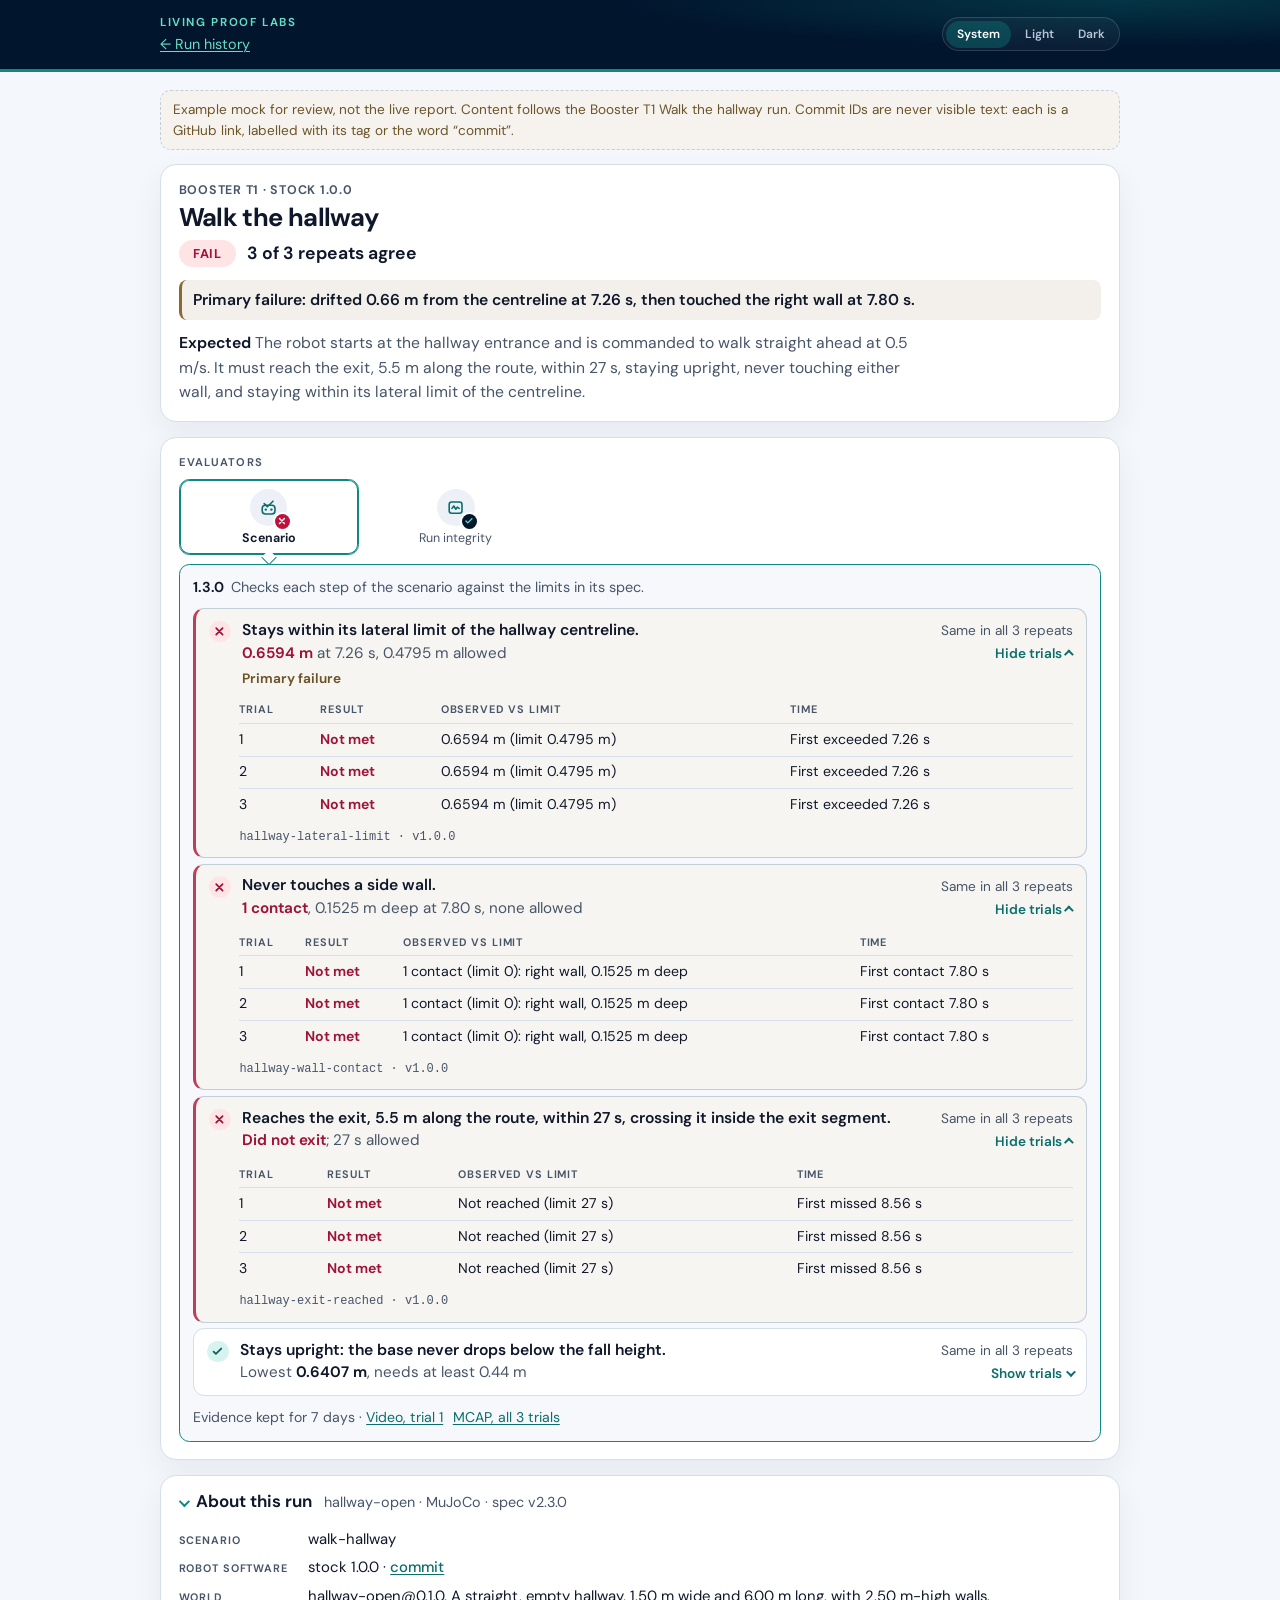
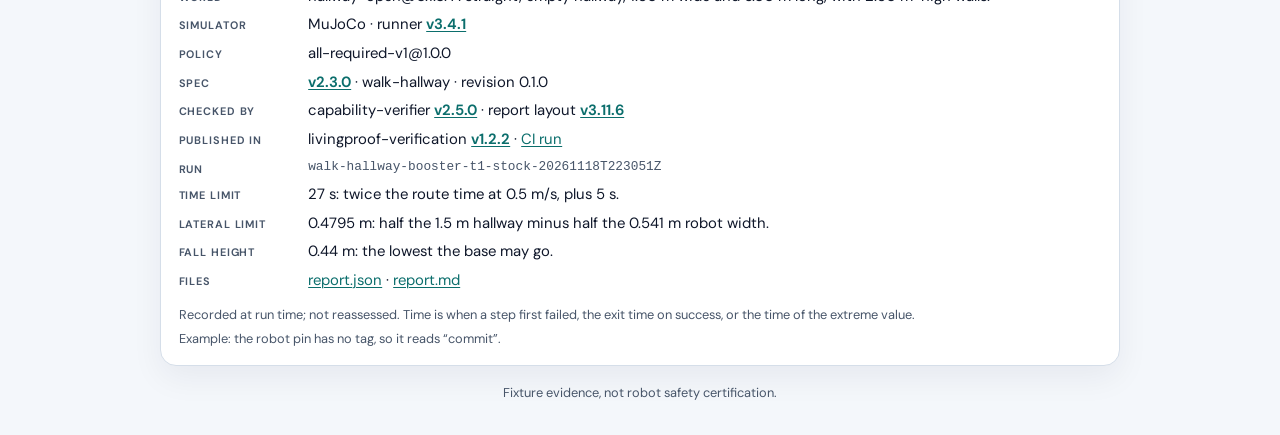
<file: mocks/run-report-declutter/fail-about.html>
<!doctype html>
<html lang="en">
<meta charset="utf-8">
<meta name="viewport" content="width=device-width, initial-scale=1">
<title>Run report, decluttered (fail) about open · example mock</title>
<link rel="preconnect" href="https://fonts.googleapis.com"><link rel="preconnect" href="https://fonts.gstatic.com" crossorigin>
<link href="https://fonts.googleapis.com/css2?family=DM+Sans:ital,opsz,wght@0,9..40,400;0,9..40,500;0,9..40,650;0,9..40,700&display=swap" rel="stylesheet">
<link rel="stylesheet" href="styles.css">
<body>
<header class="masthead"><div class="wrap masthead-inner">
  <div><p class="eyebrow">Living Proof Labs</p><p class="crumb"><a href="#">← Run history</a></p></div>
  <fieldset class="theme"><legend>Colour theme</legend>
    <label><input type="radio" name="theme" id="theme-system" value="system" checked> System</label>
    <label><input type="radio" name="theme" id="theme-light" value="light"> Light</label>
    <label><input type="radio" name="theme" id="theme-dark" value="dark"> Dark</label></fieldset>
</div></header>
<main class="page wrap">
  <p class="banner">Example mock for review, not the live report. Content follows the Booster T1 Walk the hallway run. Commit IDs are never visible text: each is a GitHub link, labelled with its tag or the word “commit”.</p>

  <section class="card hero" aria-labelledby="h1">
    <p class="kicker">Booster T1 · stock 1.0.0</p>
    <h1 id="h1">Walk the hallway</h1>
    <div class="hero-outcome"><span class="badge badge-fail">FAIL</span><span class="agree">3 of 3 repeats agree</span></div>
    <p class="speaks">Primary failure: drifted 0.66 m from the centreline at 7.26 s, then touched the right wall at 7.80 s.</p>
    <p class="expected"><b>Expected</b> The robot starts at the hallway entrance and is commanded to walk straight ahead at 0.5 m/s. It must reach the exit, 5.5 m along the route, within 27 s, staying upright, never touching either wall, and staying within its lateral limit of the centreline.</p>
  </section>

  <section class="card" aria-labelledby="evals">
    <p class="evals-label" id="evals">Evaluators</p>
    <div class="eval-row" role="group" aria-label="Evaluators">
      <button type="button" class="eval-mark is-speaking" id="tab-scenario" aria-pressed="true" aria-controls="panel-scenario" data-panel="panel-scenario">
        <span class="eval-face" role="img" aria-label="Scenario, not met"><svg class="glyph" viewBox="0 0 24 24" fill="none" aria-hidden="true"><g stroke="currentColor" stroke-width="2" stroke-linecap="round" stroke-linejoin="round"><path d="M6.5 7L10.5 11L17.5 4"/><rect x="4" y="9" width="16" height="11" rx="4"/></g><g fill="currentColor"><circle cx="8.5" cy="14.5" r="1.5"/><circle cx="15.5" cy="14.5" r="1.5"/></g></svg><span class="pip is-fail" aria-hidden="true"><svg viewBox="0 0 16 16" aria-hidden="true"><path d="M4 4l8 8M12 4l-8 8" fill="none" stroke="currentColor" stroke-width="2.2" stroke-linecap="round"/></svg></span></span><span class="eval-name">Scenario</span></button>
      <button type="button" class="eval-mark" id="tab-integrity" aria-pressed="false" aria-controls="panel-integrity" data-panel="panel-integrity">
        <span class="eval-face" role="img" aria-label="Run integrity, satisfied"><svg class="glyph" viewBox="0 0 24 24" fill="none" aria-hidden="true"><g stroke="currentColor" stroke-width="2" stroke-linecap="round" stroke-linejoin="round"><rect x="4" y="5" width="16" height="14" rx="3"/><path d="M7.5 13l2.2-3 2.6 4 1.8-2.5 2.4 1.5"/></g></svg><span class="pip" aria-hidden="true"><svg viewBox="0 0 16 16" aria-hidden="true"><path d="M3.2 8.2 6.1 11.1 12.8 4.4" fill="none" stroke="currentColor" stroke-width="2.2" stroke-linecap="round" stroke-linejoin="round"/></svg></span></span><span class="eval-name">Run integrity</span></button>
    </div>
    <div class="eval-panel" id="panel-scenario" role="region" aria-labelledby="tab-scenario">
      <p class="eval-meta"><span class="ver">1.3.0</span>Checks each step of the scenario against the limits in its spec.</p>
      <div class="steps">
<details class="step is-fail" open>
  <summary>
    <span class="s-icon s-fail" role="img" aria-label="Not met"><svg viewBox="0 0 16 16" aria-hidden="true"><path d="M4 4l8 8M12 4l-8 8" fill="none" stroke="currentColor" stroke-width="2.2" stroke-linecap="round"/></svg></span>
    <div class="s-main"><p class="crit">Stays within its lateral limit of the hallway centreline.</p><p class="obs"><b>0.6594 m</b> at 7.26 s, 0.4795 m allowed</p><p class="step-note">Primary failure</p></div>
    <div class="s-side"><span>Same in all 3 repeats</span><br><span class="more"><span class="t-show">Show trials</span><span class="t-hide">Hide trials</span></span></div>
  </summary>
  <div class="trials">
    <table class="t"><thead><tr><th scope="col">Trial</th><th scope="col">Result</th><th scope="col">Observed vs limit</th><th scope="col">Time</th></tr></thead><tbody><tr><td>1</td><td class="res-fail">Not met</td><td>0.6594 m (limit 0.4795 m)</td><td>First exceeded 7.26 s</td></tr><tr><td>2</td><td class="res-fail">Not met</td><td>0.6594 m (limit 0.4795 m)</td><td>First exceeded 7.26 s</td></tr><tr><td>3</td><td class="res-fail">Not met</td><td>0.6594 m (limit 0.4795 m)</td><td>First exceeded 7.26 s</td></tr></tbody></table>
    <p class="code">hallway-lateral-limit · v1.0.0</p>
  </div>
</details>
<details class="step is-fail" open>
  <summary>
    <span class="s-icon s-fail" role="img" aria-label="Not met"><svg viewBox="0 0 16 16" aria-hidden="true"><path d="M4 4l8 8M12 4l-8 8" fill="none" stroke="currentColor" stroke-width="2.2" stroke-linecap="round"/></svg></span>
    <div class="s-main"><p class="crit">Never touches a side wall.</p><p class="obs"><b>1 contact</b>, 0.1525 m deep at 7.80 s, none allowed</p></div>
    <div class="s-side"><span>Same in all 3 repeats</span><br><span class="more"><span class="t-show">Show trials</span><span class="t-hide">Hide trials</span></span></div>
  </summary>
  <div class="trials">
    <table class="t"><thead><tr><th scope="col">Trial</th><th scope="col">Result</th><th scope="col">Observed vs limit</th><th scope="col">Time</th></tr></thead><tbody><tr><td>1</td><td class="res-fail">Not met</td><td>1 contact (limit 0): right wall, 0.1525 m deep</td><td>First contact 7.80 s</td></tr><tr><td>2</td><td class="res-fail">Not met</td><td>1 contact (limit 0): right wall, 0.1525 m deep</td><td>First contact 7.80 s</td></tr><tr><td>3</td><td class="res-fail">Not met</td><td>1 contact (limit 0): right wall, 0.1525 m deep</td><td>First contact 7.80 s</td></tr></tbody></table>
    <p class="code">hallway-wall-contact · v1.0.0</p>
  </div>
</details>
<details class="step is-fail" open>
  <summary>
    <span class="s-icon s-fail" role="img" aria-label="Not met"><svg viewBox="0 0 16 16" aria-hidden="true"><path d="M4 4l8 8M12 4l-8 8" fill="none" stroke="currentColor" stroke-width="2.2" stroke-linecap="round"/></svg></span>
    <div class="s-main"><p class="crit">Reaches the exit, 5.5 m along the route, within 27 s, crossing it inside the exit segment.</p><p class="obs"><b>Did not exit</b>; 27 s allowed</p></div>
    <div class="s-side"><span>Same in all 3 repeats</span><br><span class="more"><span class="t-show">Show trials</span><span class="t-hide">Hide trials</span></span></div>
  </summary>
  <div class="trials">
    <table class="t"><thead><tr><th scope="col">Trial</th><th scope="col">Result</th><th scope="col">Observed vs limit</th><th scope="col">Time</th></tr></thead><tbody><tr><td>1</td><td class="res-fail">Not met</td><td>Not reached (limit 27 s)</td><td>First missed 8.56 s</td></tr><tr><td>2</td><td class="res-fail">Not met</td><td>Not reached (limit 27 s)</td><td>First missed 8.56 s</td></tr><tr><td>3</td><td class="res-fail">Not met</td><td>Not reached (limit 27 s)</td><td>First missed 8.56 s</td></tr></tbody></table>
    <p class="code">hallway-exit-reached · v1.0.0</p>
  </div>
</details>
<details class="step">
  <summary>
    <span class="s-icon s-pass" role="img" aria-label="Met"><svg viewBox="0 0 16 16" aria-hidden="true"><path d="M3.2 8.2 6.1 11.1 12.8 4.4" fill="none" stroke="currentColor" stroke-width="2.2" stroke-linecap="round" stroke-linejoin="round"/></svg></span>
    <div class="s-main"><p class="crit">Stays upright: the base never drops below the fall height.</p><p class="obs">Lowest <b>0.6407 m</b>, needs at least 0.44 m</p></div>
    <div class="s-side"><span>Same in all 3 repeats</span><br><span class="more"><span class="t-show">Show trials</span><span class="t-hide">Hide trials</span></span></div>
  </summary>
  <div class="trials">
    <table class="t"><thead><tr><th scope="col">Trial</th><th scope="col">Result</th><th scope="col">Observed vs limit</th><th scope="col">Time</th></tr></thead><tbody><tr><td>1</td><td class="res-pass">Met</td><td>0.6407 m (limit 0.44 m)</td><td>Lowest height 0.68 s</td></tr><tr><td>2</td><td class="res-pass">Met</td><td>0.6407 m (limit 0.44 m)</td><td>Lowest height 0.68 s</td></tr><tr><td>3</td><td class="res-pass">Met</td><td>0.6407 m (limit 0.44 m)</td><td>Lowest height 0.68 s</td></tr></tbody></table>
    <p class="code">hallway-fall · v1.0.0</p>
  </div>
</details>
      </div>
      <p class="evidence">Evidence kept for 7 days · <a href="#">Video, trial 1</a><a href="#">MCAP, all 3 trials</a></p>
    </div>
    <div class="eval-panel" id="panel-integrity" role="region" aria-labelledby="tab-integrity" hidden>
      <p class="eval-meta"><span class="ver">1.0.0</span>Judges whether the run and the test system can be trusted.</p>
      <p class="obs"><b>Every planned trial has its observation file.</b></p>
    </div>
  </section>

  <details class="card about" open>
    <summary><span class="ttl">About this run</span><span class="sub">hallway-open · MuJoCo · spec v2.3.0</span></summary>
    <div class="about-body">
      <dl class="kv">
        <dt>Scenario</dt><dd>walk-hallway</dd>
        <dt>Robot software</dt><dd>stock 1.0.0 · <a class="pin is-fallback" href="https://github.com/Living-Proof-Labs/livingproof-booster-t1/commit/a00c7d884b764c89404dc91be9232c0d55eb392c" title="livingproof-booster-t1, commit (commit a00c7d884b764c89404dc91be9232c0d55eb392c)" aria-label="livingproof-booster-t1, commit (commit a00c7d884b764c89404dc91be9232c0d55eb392c)">commit</a></dd>
        <dt>World</dt><dd>hallway-open@0.1.0. A straight, empty hallway, 1.50 m wide and 6.00 m long, with 2.50 m-high walls.</dd>
        <dt>Simulator</dt><dd>MuJoCo · runner <a class="pin" href="https://github.com/Living-Proof-Labs/livingproof-sim-mujoco/commit/4e97b6c1ee72a9f6598a91d0a1476116dc17ae13" title="livingproof-sim-mujoco, v3.4.1 (commit 4e97b6c1ee72a9f6598a91d0a1476116dc17ae13)" aria-label="livingproof-sim-mujoco, v3.4.1 (commit 4e97b6c1ee72a9f6598a91d0a1476116dc17ae13)">v3.4.1</a></dd>
        <dt>Policy</dt><dd>all-required-v1@1.0.0</dd>
        <dt>Spec</dt><dd><a class="pin" href="https://github.com/Living-Proof-Labs/robot-capability-specs/commit/57317e617014a6df97bb7fba9d92a890af8d42e5" title="robot-capability-specs, v2.3.0 (commit 57317e617014a6df97bb7fba9d92a890af8d42e5)" aria-label="robot-capability-specs, v2.3.0 (commit 57317e617014a6df97bb7fba9d92a890af8d42e5)">v2.3.0</a> · walk-hallway · revision 0.1.0</dd>
        <dt>Checked by</dt><dd>capability-verifier <a class="pin" href="https://github.com/Living-Proof-Labs/capability-verifier/commit/e6ff270170a70c7a0707a4c53de43c6ab96604b5" title="capability-verifier, v2.5.0 (commit e6ff270170a70c7a0707a4c53de43c6ab96604b5)" aria-label="capability-verifier, v2.5.0 (commit e6ff270170a70c7a0707a4c53de43c6ab96604b5)">v2.5.0</a> · report layout <a class="pin" href="https://github.com/Living-Proof-Labs/livingproof-capability-report/commit/bc1a05eaeb5c27fd084cd29d2cd399bb485310e6" title="livingproof-capability-report, v3.11.6 (commit bc1a05eaeb5c27fd084cd29d2cd399bb485310e6)" aria-label="livingproof-capability-report, v3.11.6 (commit bc1a05eaeb5c27fd084cd29d2cd399bb485310e6)">v3.11.6</a></dd>
        <dt>Published in</dt><dd>livingproof-verification <a class="pin" href="https://github.com/Living-Proof-Labs/livingproof-verification/commit/d9919bedec5265d42406f7fcae3696153bf0c91a" title="livingproof-verification, v1.2.2 (commit d9919bedec5265d42406f7fcae3696153bf0c91a)" aria-label="livingproof-verification, v1.2.2 (commit d9919bedec5265d42406f7fcae3696153bf0c91a)">v1.2.2</a> · <a href="https://github.com/Living-Proof-Labs/livingproof-verification/actions/runs/44411940359">CI run</a></dd>
        <dt>Run</dt><dd class="mono">walk-hallway-booster-t1-stock-20261118T223051Z</dd>
        <dt>Time limit</dt><dd>27 s: twice the route time at 0.5 m/s, plus 5 s.</dd><dt>Lateral limit</dt><dd>0.4795 m: half the 1.5 m hallway minus half the 0.541 m robot width.</dd><dt>Fall height</dt><dd>0.44 m: the lowest the base may go.</dd>
        <dt>Files</dt><dd><a href="#">report.json</a> · <a href="#">report.md</a></dd>
      </dl>
      <p class="smallprint">Recorded at run time; not reassessed. Time is when a step first failed, the exit time on success, or the time of the extreme value.</p>
      <p class="smallprint">Example: the robot pin has no tag, so it reads “commit”.</p>
    </div>
  </details>
  <p class="footer">Fixture evidence, not robot safety certification.</p>
</main>
<script>
document.querySelectorAll(".eval-mark").forEach(function (b) {
  b.addEventListener("click", function () {
    document.querySelectorAll(".eval-mark").forEach(function (o) {
      var on = o === b; o.setAttribute("aria-pressed", on);
      document.getElementById(o.dataset.panel).hidden = !on;
    });
  });
});
</script>
</body>
</html>
</file>
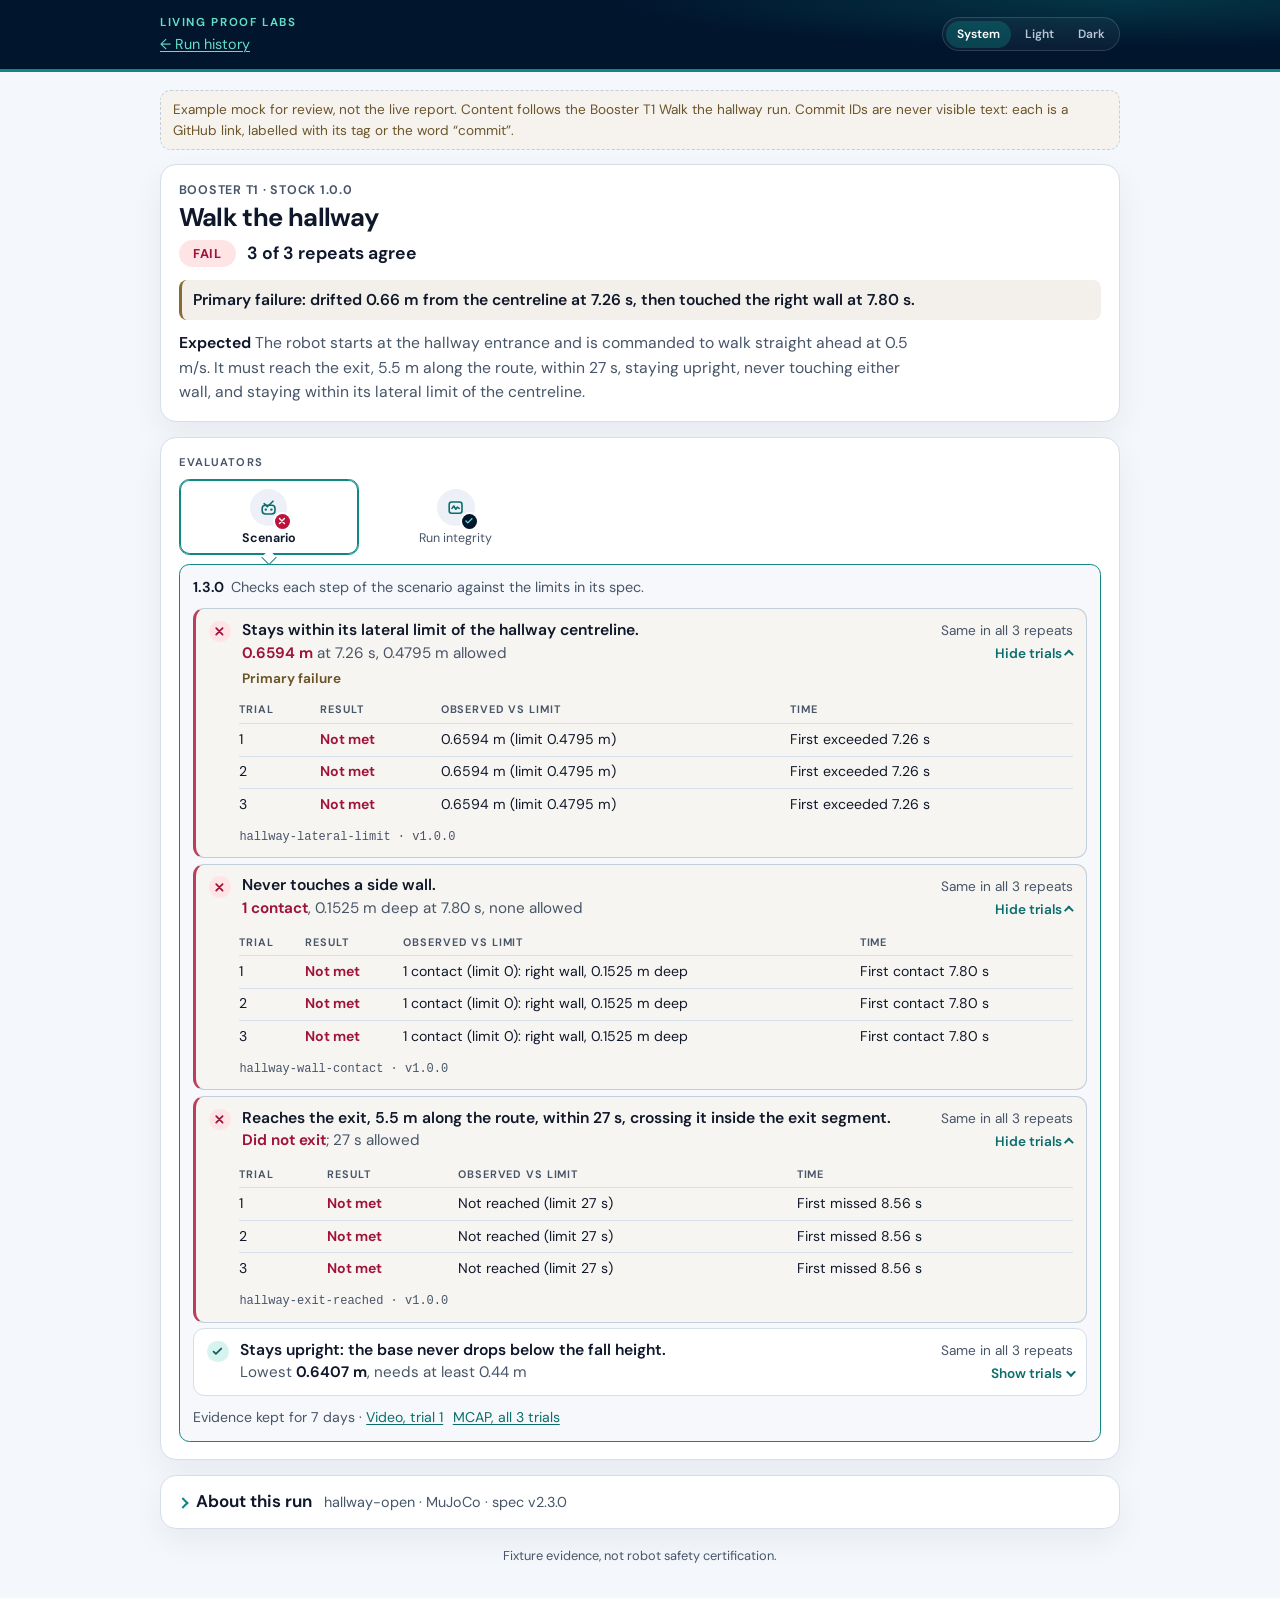
<file: mocks/run-report-declutter/fail.html>
<!doctype html>
<html lang="en">
<meta charset="utf-8">
<meta name="viewport" content="width=device-width, initial-scale=1">
<title>Run report, decluttered (fail) · example mock</title>
<link rel="preconnect" href="https://fonts.googleapis.com"><link rel="preconnect" href="https://fonts.gstatic.com" crossorigin>
<link href="https://fonts.googleapis.com/css2?family=DM+Sans:ital,opsz,wght@0,9..40,400;0,9..40,500;0,9..40,650;0,9..40,700&display=swap" rel="stylesheet">
<link rel="stylesheet" href="styles.css">
<body>
<header class="masthead"><div class="wrap masthead-inner">
  <div><p class="eyebrow">Living Proof Labs</p><p class="crumb"><a href="#">← Run history</a></p></div>
  <fieldset class="theme"><legend>Colour theme</legend>
    <label><input type="radio" name="theme" id="theme-system" value="system" checked> System</label>
    <label><input type="radio" name="theme" id="theme-light" value="light"> Light</label>
    <label><input type="radio" name="theme" id="theme-dark" value="dark"> Dark</label></fieldset>
</div></header>
<main class="page wrap">
  <p class="banner">Example mock for review, not the live report. Content follows the Booster T1 Walk the hallway run. Commit IDs are never visible text: each is a GitHub link, labelled with its tag or the word “commit”.</p>

  <section class="card hero" aria-labelledby="h1">
    <p class="kicker">Booster T1 · stock 1.0.0</p>
    <h1 id="h1">Walk the hallway</h1>
    <div class="hero-outcome"><span class="badge badge-fail">FAIL</span><span class="agree">3 of 3 repeats agree</span></div>
    <p class="speaks">Primary failure: drifted 0.66 m from the centreline at 7.26 s, then touched the right wall at 7.80 s.</p>
    <p class="expected"><b>Expected</b> The robot starts at the hallway entrance and is commanded to walk straight ahead at 0.5 m/s. It must reach the exit, 5.5 m along the route, within 27 s, staying upright, never touching either wall, and staying within its lateral limit of the centreline.</p>
  </section>

  <section class="card" aria-labelledby="evals">
    <p class="evals-label" id="evals">Evaluators</p>
    <div class="eval-row" role="group" aria-label="Evaluators">
      <button type="button" class="eval-mark is-speaking" id="tab-scenario" aria-pressed="true" aria-controls="panel-scenario" data-panel="panel-scenario">
        <span class="eval-face" role="img" aria-label="Scenario, not met"><svg class="glyph" viewBox="0 0 24 24" fill="none" aria-hidden="true"><g stroke="currentColor" stroke-width="2" stroke-linecap="round" stroke-linejoin="round"><path d="M6.5 7L10.5 11L17.5 4"/><rect x="4" y="9" width="16" height="11" rx="4"/></g><g fill="currentColor"><circle cx="8.5" cy="14.5" r="1.5"/><circle cx="15.5" cy="14.5" r="1.5"/></g></svg><span class="pip is-fail" aria-hidden="true"><svg viewBox="0 0 16 16" aria-hidden="true"><path d="M4 4l8 8M12 4l-8 8" fill="none" stroke="currentColor" stroke-width="2.2" stroke-linecap="round"/></svg></span></span><span class="eval-name">Scenario</span></button>
      <button type="button" class="eval-mark" id="tab-integrity" aria-pressed="false" aria-controls="panel-integrity" data-panel="panel-integrity">
        <span class="eval-face" role="img" aria-label="Run integrity, satisfied"><svg class="glyph" viewBox="0 0 24 24" fill="none" aria-hidden="true"><g stroke="currentColor" stroke-width="2" stroke-linecap="round" stroke-linejoin="round"><rect x="4" y="5" width="16" height="14" rx="3"/><path d="M7.5 13l2.2-3 2.6 4 1.8-2.5 2.4 1.5"/></g></svg><span class="pip" aria-hidden="true"><svg viewBox="0 0 16 16" aria-hidden="true"><path d="M3.2 8.2 6.1 11.1 12.8 4.4" fill="none" stroke="currentColor" stroke-width="2.2" stroke-linecap="round" stroke-linejoin="round"/></svg></span></span><span class="eval-name">Run integrity</span></button>
    </div>
    <div class="eval-panel" id="panel-scenario" role="region" aria-labelledby="tab-scenario">
      <p class="eval-meta"><span class="ver">1.3.0</span>Checks each step of the scenario against the limits in its spec.</p>
      <div class="steps">
<details class="step is-fail" open>
  <summary>
    <span class="s-icon s-fail" role="img" aria-label="Not met"><svg viewBox="0 0 16 16" aria-hidden="true"><path d="M4 4l8 8M12 4l-8 8" fill="none" stroke="currentColor" stroke-width="2.2" stroke-linecap="round"/></svg></span>
    <div class="s-main"><p class="crit">Stays within its lateral limit of the hallway centreline.</p><p class="obs"><b>0.6594 m</b> at 7.26 s, 0.4795 m allowed</p><p class="step-note">Primary failure</p></div>
    <div class="s-side"><span>Same in all 3 repeats</span><br><span class="more"><span class="t-show">Show trials</span><span class="t-hide">Hide trials</span></span></div>
  </summary>
  <div class="trials">
    <table class="t"><thead><tr><th scope="col">Trial</th><th scope="col">Result</th><th scope="col">Observed vs limit</th><th scope="col">Time</th></tr></thead><tbody><tr><td>1</td><td class="res-fail">Not met</td><td>0.6594 m (limit 0.4795 m)</td><td>First exceeded 7.26 s</td></tr><tr><td>2</td><td class="res-fail">Not met</td><td>0.6594 m (limit 0.4795 m)</td><td>First exceeded 7.26 s</td></tr><tr><td>3</td><td class="res-fail">Not met</td><td>0.6594 m (limit 0.4795 m)</td><td>First exceeded 7.26 s</td></tr></tbody></table>
    <p class="code">hallway-lateral-limit · v1.0.0</p>
  </div>
</details>
<details class="step is-fail" open>
  <summary>
    <span class="s-icon s-fail" role="img" aria-label="Not met"><svg viewBox="0 0 16 16" aria-hidden="true"><path d="M4 4l8 8M12 4l-8 8" fill="none" stroke="currentColor" stroke-width="2.2" stroke-linecap="round"/></svg></span>
    <div class="s-main"><p class="crit">Never touches a side wall.</p><p class="obs"><b>1 contact</b>, 0.1525 m deep at 7.80 s, none allowed</p></div>
    <div class="s-side"><span>Same in all 3 repeats</span><br><span class="more"><span class="t-show">Show trials</span><span class="t-hide">Hide trials</span></span></div>
  </summary>
  <div class="trials">
    <table class="t"><thead><tr><th scope="col">Trial</th><th scope="col">Result</th><th scope="col">Observed vs limit</th><th scope="col">Time</th></tr></thead><tbody><tr><td>1</td><td class="res-fail">Not met</td><td>1 contact (limit 0): right wall, 0.1525 m deep</td><td>First contact 7.80 s</td></tr><tr><td>2</td><td class="res-fail">Not met</td><td>1 contact (limit 0): right wall, 0.1525 m deep</td><td>First contact 7.80 s</td></tr><tr><td>3</td><td class="res-fail">Not met</td><td>1 contact (limit 0): right wall, 0.1525 m deep</td><td>First contact 7.80 s</td></tr></tbody></table>
    <p class="code">hallway-wall-contact · v1.0.0</p>
  </div>
</details>
<details class="step is-fail" open>
  <summary>
    <span class="s-icon s-fail" role="img" aria-label="Not met"><svg viewBox="0 0 16 16" aria-hidden="true"><path d="M4 4l8 8M12 4l-8 8" fill="none" stroke="currentColor" stroke-width="2.2" stroke-linecap="round"/></svg></span>
    <div class="s-main"><p class="crit">Reaches the exit, 5.5 m along the route, within 27 s, crossing it inside the exit segment.</p><p class="obs"><b>Did not exit</b>; 27 s allowed</p></div>
    <div class="s-side"><span>Same in all 3 repeats</span><br><span class="more"><span class="t-show">Show trials</span><span class="t-hide">Hide trials</span></span></div>
  </summary>
  <div class="trials">
    <table class="t"><thead><tr><th scope="col">Trial</th><th scope="col">Result</th><th scope="col">Observed vs limit</th><th scope="col">Time</th></tr></thead><tbody><tr><td>1</td><td class="res-fail">Not met</td><td>Not reached (limit 27 s)</td><td>First missed 8.56 s</td></tr><tr><td>2</td><td class="res-fail">Not met</td><td>Not reached (limit 27 s)</td><td>First missed 8.56 s</td></tr><tr><td>3</td><td class="res-fail">Not met</td><td>Not reached (limit 27 s)</td><td>First missed 8.56 s</td></tr></tbody></table>
    <p class="code">hallway-exit-reached · v1.0.0</p>
  </div>
</details>
<details class="step">
  <summary>
    <span class="s-icon s-pass" role="img" aria-label="Met"><svg viewBox="0 0 16 16" aria-hidden="true"><path d="M3.2 8.2 6.1 11.1 12.8 4.4" fill="none" stroke="currentColor" stroke-width="2.2" stroke-linecap="round" stroke-linejoin="round"/></svg></span>
    <div class="s-main"><p class="crit">Stays upright: the base never drops below the fall height.</p><p class="obs">Lowest <b>0.6407 m</b>, needs at least 0.44 m</p></div>
    <div class="s-side"><span>Same in all 3 repeats</span><br><span class="more"><span class="t-show">Show trials</span><span class="t-hide">Hide trials</span></span></div>
  </summary>
  <div class="trials">
    <table class="t"><thead><tr><th scope="col">Trial</th><th scope="col">Result</th><th scope="col">Observed vs limit</th><th scope="col">Time</th></tr></thead><tbody><tr><td>1</td><td class="res-pass">Met</td><td>0.6407 m (limit 0.44 m)</td><td>Lowest height 0.68 s</td></tr><tr><td>2</td><td class="res-pass">Met</td><td>0.6407 m (limit 0.44 m)</td><td>Lowest height 0.68 s</td></tr><tr><td>3</td><td class="res-pass">Met</td><td>0.6407 m (limit 0.44 m)</td><td>Lowest height 0.68 s</td></tr></tbody></table>
    <p class="code">hallway-fall · v1.0.0</p>
  </div>
</details>
      </div>
      <p class="evidence">Evidence kept for 7 days · <a href="#">Video, trial 1</a><a href="#">MCAP, all 3 trials</a></p>
    </div>
    <div class="eval-panel" id="panel-integrity" role="region" aria-labelledby="tab-integrity" hidden>
      <p class="eval-meta"><span class="ver">1.0.0</span>Judges whether the run and the test system can be trusted.</p>
      <p class="obs"><b>Every planned trial has its observation file.</b></p>
    </div>
  </section>

  <details class="card about">
    <summary><span class="ttl">About this run</span><span class="sub">hallway-open · MuJoCo · spec v2.3.0</span></summary>
    <div class="about-body">
      <dl class="kv">
        <dt>Scenario</dt><dd>walk-hallway</dd>
        <dt>Robot software</dt><dd>stock 1.0.0 · <a class="pin is-fallback" href="https://github.com/Living-Proof-Labs/livingproof-booster-t1/commit/a00c7d884b764c89404dc91be9232c0d55eb392c" title="livingproof-booster-t1, commit (commit a00c7d884b764c89404dc91be9232c0d55eb392c)" aria-label="livingproof-booster-t1, commit (commit a00c7d884b764c89404dc91be9232c0d55eb392c)">commit</a></dd>
        <dt>World</dt><dd>hallway-open@0.1.0. A straight, empty hallway, 1.50 m wide and 6.00 m long, with 2.50 m-high walls.</dd>
        <dt>Simulator</dt><dd>MuJoCo · runner <a class="pin" href="https://github.com/Living-Proof-Labs/livingproof-sim-mujoco/commit/4e97b6c1ee72a9f6598a91d0a1476116dc17ae13" title="livingproof-sim-mujoco, v3.4.1 (commit 4e97b6c1ee72a9f6598a91d0a1476116dc17ae13)" aria-label="livingproof-sim-mujoco, v3.4.1 (commit 4e97b6c1ee72a9f6598a91d0a1476116dc17ae13)">v3.4.1</a></dd>
        <dt>Policy</dt><dd>all-required-v1@1.0.0</dd>
        <dt>Spec</dt><dd><a class="pin" href="https://github.com/Living-Proof-Labs/robot-capability-specs/commit/57317e617014a6df97bb7fba9d92a890af8d42e5" title="robot-capability-specs, v2.3.0 (commit 57317e617014a6df97bb7fba9d92a890af8d42e5)" aria-label="robot-capability-specs, v2.3.0 (commit 57317e617014a6df97bb7fba9d92a890af8d42e5)">v2.3.0</a> · walk-hallway · revision 0.1.0</dd>
        <dt>Checked by</dt><dd>capability-verifier <a class="pin" href="https://github.com/Living-Proof-Labs/capability-verifier/commit/e6ff270170a70c7a0707a4c53de43c6ab96604b5" title="capability-verifier, v2.5.0 (commit e6ff270170a70c7a0707a4c53de43c6ab96604b5)" aria-label="capability-verifier, v2.5.0 (commit e6ff270170a70c7a0707a4c53de43c6ab96604b5)">v2.5.0</a> · report layout <a class="pin" href="https://github.com/Living-Proof-Labs/livingproof-capability-report/commit/bc1a05eaeb5c27fd084cd29d2cd399bb485310e6" title="livingproof-capability-report, v3.11.6 (commit bc1a05eaeb5c27fd084cd29d2cd399bb485310e6)" aria-label="livingproof-capability-report, v3.11.6 (commit bc1a05eaeb5c27fd084cd29d2cd399bb485310e6)">v3.11.6</a></dd>
        <dt>Published in</dt><dd>livingproof-verification <a class="pin" href="https://github.com/Living-Proof-Labs/livingproof-verification/commit/d9919bedec5265d42406f7fcae3696153bf0c91a" title="livingproof-verification, v1.2.2 (commit d9919bedec5265d42406f7fcae3696153bf0c91a)" aria-label="livingproof-verification, v1.2.2 (commit d9919bedec5265d42406f7fcae3696153bf0c91a)">v1.2.2</a> · <a href="https://github.com/Living-Proof-Labs/livingproof-verification/actions/runs/44411940359">CI run</a></dd>
        <dt>Run</dt><dd class="mono">walk-hallway-booster-t1-stock-20261118T223051Z</dd>
        <dt>Time limit</dt><dd>27 s: twice the route time at 0.5 m/s, plus 5 s.</dd><dt>Lateral limit</dt><dd>0.4795 m: half the 1.5 m hallway minus half the 0.541 m robot width.</dd><dt>Fall height</dt><dd>0.44 m: the lowest the base may go.</dd>
        <dt>Files</dt><dd><a href="#">report.json</a> · <a href="#">report.md</a></dd>
      </dl>
      <p class="smallprint">Recorded at run time; not reassessed. Time is when a step first failed, the exit time on success, or the time of the extreme value.</p>
      <p class="smallprint">Example: the robot pin has no tag, so it reads “commit”.</p>
    </div>
  </details>
  <p class="footer">Fixture evidence, not robot safety certification.</p>
</main>
<script>
document.querySelectorAll(".eval-mark").forEach(function (b) {
  b.addEventListener("click", function () {
    document.querySelectorAll(".eval-mark").forEach(function (o) {
      var on = o === b; o.setAttribute("aria-pressed", on);
      document.getElementById(o.dataset.panel).hidden = !on;
    });
  });
});
</script>
</body>
</html>
</file>
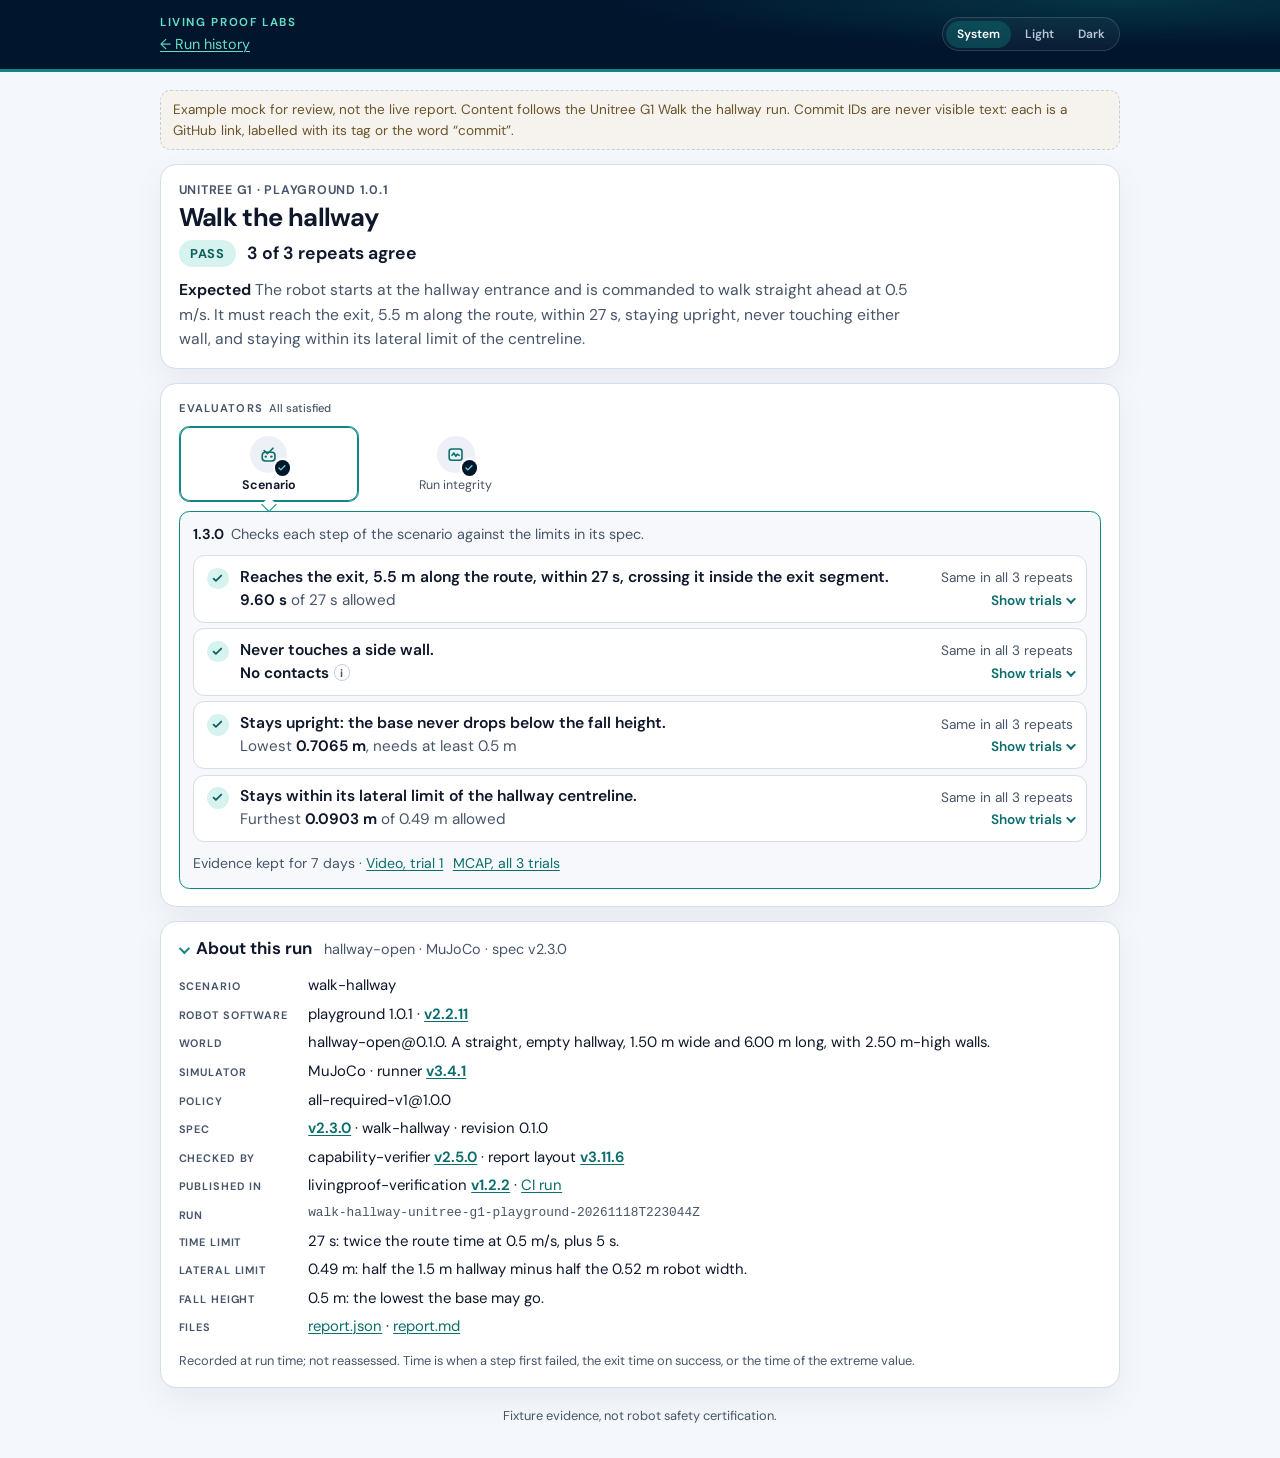
<file: mocks/run-report-declutter/pass-about.html>
<!doctype html>
<html lang="en">
<meta charset="utf-8">
<meta name="viewport" content="width=device-width, initial-scale=1">
<title>Run report, decluttered (pass) about open · example mock</title>
<link rel="preconnect" href="https://fonts.googleapis.com"><link rel="preconnect" href="https://fonts.gstatic.com" crossorigin>
<link href="https://fonts.googleapis.com/css2?family=DM+Sans:ital,opsz,wght@0,9..40,400;0,9..40,500;0,9..40,650;0,9..40,700&display=swap" rel="stylesheet">
<link rel="stylesheet" href="styles.css">
<body>
<header class="masthead"><div class="wrap masthead-inner">
  <div><p class="eyebrow">Living Proof Labs</p><p class="crumb"><a href="#">← Run history</a></p></div>
  <fieldset class="theme"><legend>Colour theme</legend>
    <label><input type="radio" name="theme" id="theme-system" value="system" checked> System</label>
    <label><input type="radio" name="theme" id="theme-light" value="light"> Light</label>
    <label><input type="radio" name="theme" id="theme-dark" value="dark"> Dark</label></fieldset>
</div></header>
<main class="page wrap">
  <p class="banner">Example mock for review, not the live report. Content follows the Unitree G1 Walk the hallway run. Commit IDs are never visible text: each is a GitHub link, labelled with its tag or the word “commit”.</p>

  <section class="card hero" aria-labelledby="h1">
    <p class="kicker">Unitree G1 · playground 1.0.1</p>
    <h1 id="h1">Walk the hallway</h1>
    <div class="hero-outcome"><span class="badge badge-pass">PASS</span><span class="agree">3 of 3 repeats agree</span></div>
    
    <p class="expected"><b>Expected</b> The robot starts at the hallway entrance and is commanded to walk straight ahead at 0.5 m/s. It must reach the exit, 5.5 m along the route, within 27 s, staying upright, never touching either wall, and staying within its lateral limit of the centreline.</p>
  </section>

  <section class="card" aria-labelledby="evals">
    <p class="evals-label" id="evals">Evaluators<span class="ok">All satisfied</span></p>
    <div class="eval-row" role="group" aria-label="Evaluators">
      <button type="button" class="eval-mark" id="tab-scenario" aria-pressed="true" aria-controls="panel-scenario" data-panel="panel-scenario">
        <span class="eval-face" role="img" aria-label="Scenario, satisfied"><svg class="glyph" viewBox="0 0 24 24" fill="none" aria-hidden="true"><g stroke="currentColor" stroke-width="2" stroke-linecap="round" stroke-linejoin="round"><path d="M6.5 7L10.5 11L17.5 4"/><rect x="4" y="9" width="16" height="11" rx="4"/></g><g fill="currentColor"><circle cx="8.5" cy="14.5" r="1.5"/><circle cx="15.5" cy="14.5" r="1.5"/></g></svg><span class="pip" aria-hidden="true"><svg viewBox="0 0 16 16" aria-hidden="true"><path d="M3.2 8.2 6.1 11.1 12.8 4.4" fill="none" stroke="currentColor" stroke-width="2.2" stroke-linecap="round" stroke-linejoin="round"/></svg></span></span><span class="eval-name">Scenario</span></button>
      <button type="button" class="eval-mark" id="tab-integrity" aria-pressed="false" aria-controls="panel-integrity" data-panel="panel-integrity">
        <span class="eval-face" role="img" aria-label="Run integrity, satisfied"><svg class="glyph" viewBox="0 0 24 24" fill="none" aria-hidden="true"><g stroke="currentColor" stroke-width="2" stroke-linecap="round" stroke-linejoin="round"><rect x="4" y="5" width="16" height="14" rx="3"/><path d="M7.5 13l2.2-3 2.6 4 1.8-2.5 2.4 1.5"/></g></svg><span class="pip" aria-hidden="true"><svg viewBox="0 0 16 16" aria-hidden="true"><path d="M3.2 8.2 6.1 11.1 12.8 4.4" fill="none" stroke="currentColor" stroke-width="2.2" stroke-linecap="round" stroke-linejoin="round"/></svg></span></span><span class="eval-name">Run integrity</span></button>
    </div>
    <div class="eval-panel" id="panel-scenario" role="region" aria-labelledby="tab-scenario">
      <p class="eval-meta"><span class="ver">1.3.0</span>Checks each step of the scenario against the limits in its spec.</p>
      <div class="steps">
<details class="step">
  <summary>
    <span class="s-icon s-pass" role="img" aria-label="Met"><svg viewBox="0 0 16 16" aria-hidden="true"><path d="M3.2 8.2 6.1 11.1 12.8 4.4" fill="none" stroke="currentColor" stroke-width="2.2" stroke-linecap="round" stroke-linejoin="round"/></svg></span>
    <div class="s-main"><p class="crit">Reaches the exit, 5.5 m along the route, within 27 s, crossing it inside the exit segment.</p><p class="obs"><b>9.60 s</b> of 27 s allowed</p></div>
    <div class="s-side"><span>Same in all 3 repeats</span><br><span class="more"><span class="t-show">Show trials</span><span class="t-hide">Hide trials</span></span></div>
  </summary>
  <div class="trials">
    <table class="t"><thead><tr><th scope="col">Trial</th><th scope="col">Result</th><th scope="col">Observed vs limit</th><th scope="col">Time</th></tr></thead><tbody><tr><td>1</td><td class="res-pass">Met</td><td>9.60 s of 27 s allowed</td><td>Exit time 9.60 s</td></tr><tr><td>2</td><td class="res-pass">Met</td><td>9.60 s of 27 s allowed</td><td>Exit time 9.60 s</td></tr><tr><td>3</td><td class="res-pass">Met</td><td>9.60 s of 27 s allowed</td><td>Exit time 9.60 s</td></tr></tbody></table>
    <p class="code">hallway-exit-reached · v1.0.0</p>
  </div>
</details>
<details class="step">
  <summary>
    <span class="s-icon s-pass" role="img" aria-label="Met"><svg viewBox="0 0 16 16" aria-hidden="true"><path d="M3.2 8.2 6.1 11.1 12.8 4.4" fill="none" stroke="currentColor" stroke-width="2.2" stroke-linecap="round" stroke-linejoin="round"/></svg></span>
    <div class="s-main"><p class="crit">Never touches a side wall.</p><p class="obs"><b>No contacts</b><span class="note" tabindex="0" role="img" aria-label="Capped at 0.25 m, not a real measurement." title="Capped at 0.25 m, not a real measurement.">i</span></p></div>
    <div class="s-side"><span>Same in all 3 repeats</span><br><span class="more"><span class="t-show">Show trials</span><span class="t-hide">Hide trials</span></span></div>
  </summary>
  <div class="trials"><p class="footnote"><span class="note" aria-hidden="true">i</span>Capped at 0.25 m, not a real measurement.</p>
    <table class="t"><thead><tr><th scope="col">Trial</th><th scope="col">Result</th><th scope="col">Observed vs limit</th><th scope="col">Time</th></tr></thead><tbody><tr><td>1</td><td class="res-pass">Met</td><td>0 contacts</td><td>No contact —</td></tr><tr><td>2</td><td class="res-pass">Met</td><td>0 contacts</td><td>No contact —</td></tr><tr><td>3</td><td class="res-pass">Met</td><td>0 contacts</td><td>No contact —</td></tr></tbody></table>
    <p class="code">hallway-wall-contact · v1.0.0</p>
  </div>
</details>
<details class="step">
  <summary>
    <span class="s-icon s-pass" role="img" aria-label="Met"><svg viewBox="0 0 16 16" aria-hidden="true"><path d="M3.2 8.2 6.1 11.1 12.8 4.4" fill="none" stroke="currentColor" stroke-width="2.2" stroke-linecap="round" stroke-linejoin="round"/></svg></span>
    <div class="s-main"><p class="crit">Stays upright: the base never drops below the fall height.</p><p class="obs">Lowest <b>0.7065 m</b>, needs at least 0.5 m</p></div>
    <div class="s-side"><span>Same in all 3 repeats</span><br><span class="more"><span class="t-show">Show trials</span><span class="t-hide">Hide trials</span></span></div>
  </summary>
  <div class="trials">
    <table class="t"><thead><tr><th scope="col">Trial</th><th scope="col">Result</th><th scope="col">Observed vs limit</th><th scope="col">Time</th></tr></thead><tbody><tr><td>1</td><td class="res-pass">Met</td><td>0.7065 m (limit 0.5 m)</td><td>Lowest height 2.90 s</td></tr><tr><td>2</td><td class="res-pass">Met</td><td>0.7065 m (limit 0.5 m)</td><td>Lowest height 2.90 s</td></tr><tr><td>3</td><td class="res-pass">Met</td><td>0.7065 m (limit 0.5 m)</td><td>Lowest height 2.90 s</td></tr></tbody></table>
    <p class="code">hallway-fall · v1.0.0</p>
  </div>
</details>
<details class="step">
  <summary>
    <span class="s-icon s-pass" role="img" aria-label="Met"><svg viewBox="0 0 16 16" aria-hidden="true"><path d="M3.2 8.2 6.1 11.1 12.8 4.4" fill="none" stroke="currentColor" stroke-width="2.2" stroke-linecap="round" stroke-linejoin="round"/></svg></span>
    <div class="s-main"><p class="crit">Stays within its lateral limit of the hallway centreline.</p><p class="obs">Furthest <b>0.0903 m</b> of 0.49 m allowed</p></div>
    <div class="s-side"><span>Same in all 3 repeats</span><br><span class="more"><span class="t-show">Show trials</span><span class="t-hide">Hide trials</span></span></div>
  </summary>
  <div class="trials">
    <table class="t"><thead><tr><th scope="col">Trial</th><th scope="col">Result</th><th scope="col">Observed vs limit</th><th scope="col">Time</th></tr></thead><tbody><tr><td>1</td><td class="res-pass">Met</td><td>0.0903 m (limit 0.49 m)</td><td>Largest offset 5.24 s</td></tr><tr><td>2</td><td class="res-pass">Met</td><td>0.0903 m (limit 0.49 m)</td><td>Largest offset 5.24 s</td></tr><tr><td>3</td><td class="res-pass">Met</td><td>0.0903 m (limit 0.49 m)</td><td>Largest offset 5.24 s</td></tr></tbody></table>
    <p class="code">hallway-lateral-limit · v1.0.0</p>
  </div>
</details>
      </div>
      <p class="evidence">Evidence kept for 7 days · <a href="#">Video, trial 1</a><a href="#">MCAP, all 3 trials</a></p>
    </div>
    <div class="eval-panel" id="panel-integrity" role="region" aria-labelledby="tab-integrity" hidden>
      <p class="eval-meta"><span class="ver">1.0.0</span>Judges whether the run and the test system can be trusted.</p>
      <p class="obs"><b>Every planned trial has its observation file.</b></p>
    </div>
  </section>

  <details class="card about" open>
    <summary><span class="ttl">About this run</span><span class="sub">hallway-open · MuJoCo · spec v2.3.0</span></summary>
    <div class="about-body">
      <dl class="kv">
        <dt>Scenario</dt><dd>walk-hallway</dd>
        <dt>Robot software</dt><dd>playground 1.0.1 · <a class="pin" href="https://github.com/Living-Proof-Labs/livingproof-unitree-g1/commit/3c8a781dc42b56126cc599e00a7d7ed360ed6671" title="livingproof-unitree-g1, v2.2.11 (commit 3c8a781dc42b56126cc599e00a7d7ed360ed6671)" aria-label="livingproof-unitree-g1, v2.2.11 (commit 3c8a781dc42b56126cc599e00a7d7ed360ed6671)">v2.2.11</a></dd>
        <dt>World</dt><dd>hallway-open@0.1.0. A straight, empty hallway, 1.50 m wide and 6.00 m long, with 2.50 m-high walls.</dd>
        <dt>Simulator</dt><dd>MuJoCo · runner <a class="pin" href="https://github.com/Living-Proof-Labs/livingproof-sim-mujoco/commit/4e97b6c1ee72a9f6598a91d0a1476116dc17ae13" title="livingproof-sim-mujoco, v3.4.1 (commit 4e97b6c1ee72a9f6598a91d0a1476116dc17ae13)" aria-label="livingproof-sim-mujoco, v3.4.1 (commit 4e97b6c1ee72a9f6598a91d0a1476116dc17ae13)">v3.4.1</a></dd>
        <dt>Policy</dt><dd>all-required-v1@1.0.0</dd>
        <dt>Spec</dt><dd><a class="pin" href="https://github.com/Living-Proof-Labs/robot-capability-specs/commit/57317e617014a6df97bb7fba9d92a890af8d42e5" title="robot-capability-specs, v2.3.0 (commit 57317e617014a6df97bb7fba9d92a890af8d42e5)" aria-label="robot-capability-specs, v2.3.0 (commit 57317e617014a6df97bb7fba9d92a890af8d42e5)">v2.3.0</a> · walk-hallway · revision 0.1.0</dd>
        <dt>Checked by</dt><dd>capability-verifier <a class="pin" href="https://github.com/Living-Proof-Labs/capability-verifier/commit/e6ff270170a70c7a0707a4c53de43c6ab96604b5" title="capability-verifier, v2.5.0 (commit e6ff270170a70c7a0707a4c53de43c6ab96604b5)" aria-label="capability-verifier, v2.5.0 (commit e6ff270170a70c7a0707a4c53de43c6ab96604b5)">v2.5.0</a> · report layout <a class="pin" href="https://github.com/Living-Proof-Labs/livingproof-capability-report/commit/bc1a05eaeb5c27fd084cd29d2cd399bb485310e6" title="livingproof-capability-report, v3.11.6 (commit bc1a05eaeb5c27fd084cd29d2cd399bb485310e6)" aria-label="livingproof-capability-report, v3.11.6 (commit bc1a05eaeb5c27fd084cd29d2cd399bb485310e6)">v3.11.6</a></dd>
        <dt>Published in</dt><dd>livingproof-verification <a class="pin" href="https://github.com/Living-Proof-Labs/livingproof-verification/commit/d9919bedec5265d42406f7fcae3696153bf0c91a" title="livingproof-verification, v1.2.2 (commit d9919bedec5265d42406f7fcae3696153bf0c91a)" aria-label="livingproof-verification, v1.2.2 (commit d9919bedec5265d42406f7fcae3696153bf0c91a)">v1.2.2</a> · <a href="https://github.com/Living-Proof-Labs/livingproof-verification/actions/runs/44411940359">CI run</a></dd>
        <dt>Run</dt><dd class="mono">walk-hallway-unitree-g1-playground-20261118T223044Z</dd>
        <dt>Time limit</dt><dd>27 s: twice the route time at 0.5 m/s, plus 5 s.</dd><dt>Lateral limit</dt><dd>0.49 m: half the 1.5 m hallway minus half the 0.52 m robot width.</dd><dt>Fall height</dt><dd>0.5 m: the lowest the base may go.</dd>
        <dt>Files</dt><dd><a href="#">report.json</a> · <a href="#">report.md</a></dd>
      </dl>
      <p class="smallprint">Recorded at run time; not reassessed. Time is when a step first failed, the exit time on success, or the time of the extreme value.</p>
      
    </div>
  </details>
  <p class="footer">Fixture evidence, not robot safety certification.</p>
</main>
<script>
document.querySelectorAll(".eval-mark").forEach(function (b) {
  b.addEventListener("click", function () {
    document.querySelectorAll(".eval-mark").forEach(function (o) {
      var on = o === b; o.setAttribute("aria-pressed", on);
      document.getElementById(o.dataset.panel).hidden = !on;
    });
  });
});
</script>
</body>
</html>
</file>
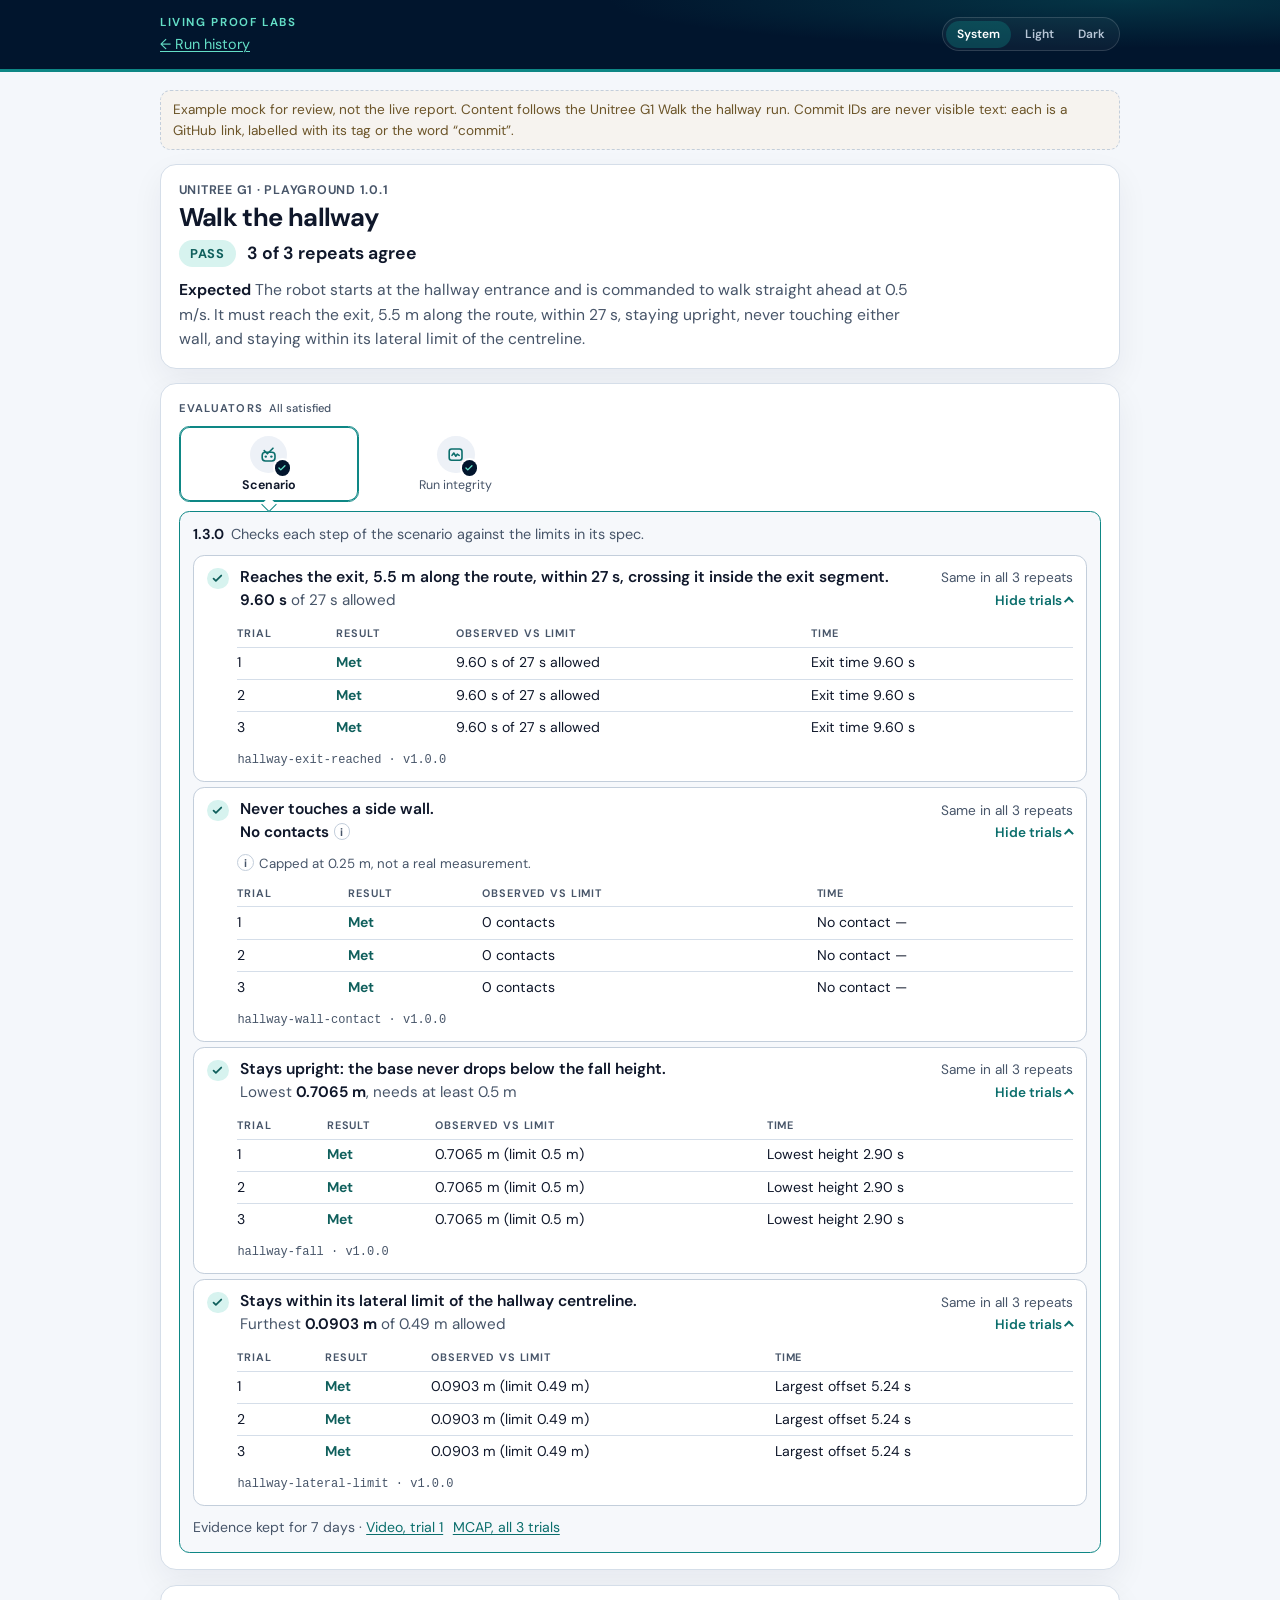
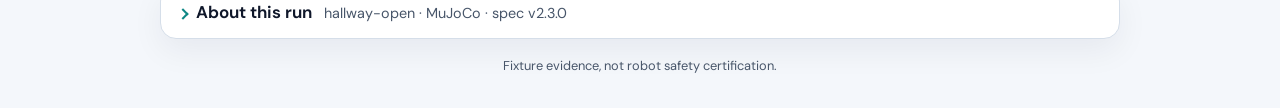
<file: mocks/run-report-declutter/pass-trials.html>
<!doctype html>
<html lang="en">
<meta charset="utf-8">
<meta name="viewport" content="width=device-width, initial-scale=1">
<title>Run report, decluttered (pass) trials shown · example mock</title>
<link rel="preconnect" href="https://fonts.googleapis.com"><link rel="preconnect" href="https://fonts.gstatic.com" crossorigin>
<link href="https://fonts.googleapis.com/css2?family=DM+Sans:ital,opsz,wght@0,9..40,400;0,9..40,500;0,9..40,650;0,9..40,700&display=swap" rel="stylesheet">
<link rel="stylesheet" href="styles.css">
<body>
<header class="masthead"><div class="wrap masthead-inner">
  <div><p class="eyebrow">Living Proof Labs</p><p class="crumb"><a href="#">← Run history</a></p></div>
  <fieldset class="theme"><legend>Colour theme</legend>
    <label><input type="radio" name="theme" id="theme-system" value="system" checked> System</label>
    <label><input type="radio" name="theme" id="theme-light" value="light"> Light</label>
    <label><input type="radio" name="theme" id="theme-dark" value="dark"> Dark</label></fieldset>
</div></header>
<main class="page wrap">
  <p class="banner">Example mock for review, not the live report. Content follows the Unitree G1 Walk the hallway run. Commit IDs are never visible text: each is a GitHub link, labelled with its tag or the word “commit”.</p>

  <section class="card hero" aria-labelledby="h1">
    <p class="kicker">Unitree G1 · playground 1.0.1</p>
    <h1 id="h1">Walk the hallway</h1>
    <div class="hero-outcome"><span class="badge badge-pass">PASS</span><span class="agree">3 of 3 repeats agree</span></div>
    
    <p class="expected"><b>Expected</b> The robot starts at the hallway entrance and is commanded to walk straight ahead at 0.5 m/s. It must reach the exit, 5.5 m along the route, within 27 s, staying upright, never touching either wall, and staying within its lateral limit of the centreline.</p>
  </section>

  <section class="card" aria-labelledby="evals">
    <p class="evals-label" id="evals">Evaluators<span class="ok">All satisfied</span></p>
    <div class="eval-row" role="group" aria-label="Evaluators">
      <button type="button" class="eval-mark" id="tab-scenario" aria-pressed="true" aria-controls="panel-scenario" data-panel="panel-scenario">
        <span class="eval-face" role="img" aria-label="Scenario, satisfied"><svg class="glyph" viewBox="0 0 24 24" fill="none" aria-hidden="true"><g stroke="currentColor" stroke-width="2" stroke-linecap="round" stroke-linejoin="round"><path d="M6.5 7L10.5 11L17.5 4"/><rect x="4" y="9" width="16" height="11" rx="4"/></g><g fill="currentColor"><circle cx="8.5" cy="14.5" r="1.5"/><circle cx="15.5" cy="14.5" r="1.5"/></g></svg><span class="pip" aria-hidden="true"><svg viewBox="0 0 16 16" aria-hidden="true"><path d="M3.2 8.2 6.1 11.1 12.8 4.4" fill="none" stroke="currentColor" stroke-width="2.2" stroke-linecap="round" stroke-linejoin="round"/></svg></span></span><span class="eval-name">Scenario</span></button>
      <button type="button" class="eval-mark" id="tab-integrity" aria-pressed="false" aria-controls="panel-integrity" data-panel="panel-integrity">
        <span class="eval-face" role="img" aria-label="Run integrity, satisfied"><svg class="glyph" viewBox="0 0 24 24" fill="none" aria-hidden="true"><g stroke="currentColor" stroke-width="2" stroke-linecap="round" stroke-linejoin="round"><rect x="4" y="5" width="16" height="14" rx="3"/><path d="M7.5 13l2.2-3 2.6 4 1.8-2.5 2.4 1.5"/></g></svg><span class="pip" aria-hidden="true"><svg viewBox="0 0 16 16" aria-hidden="true"><path d="M3.2 8.2 6.1 11.1 12.8 4.4" fill="none" stroke="currentColor" stroke-width="2.2" stroke-linecap="round" stroke-linejoin="round"/></svg></span></span><span class="eval-name">Run integrity</span></button>
    </div>
    <div class="eval-panel" id="panel-scenario" role="region" aria-labelledby="tab-scenario">
      <p class="eval-meta"><span class="ver">1.3.0</span>Checks each step of the scenario against the limits in its spec.</p>
      <div class="steps">
<details class="step" open>
  <summary>
    <span class="s-icon s-pass" role="img" aria-label="Met"><svg viewBox="0 0 16 16" aria-hidden="true"><path d="M3.2 8.2 6.1 11.1 12.8 4.4" fill="none" stroke="currentColor" stroke-width="2.2" stroke-linecap="round" stroke-linejoin="round"/></svg></span>
    <div class="s-main"><p class="crit">Reaches the exit, 5.5 m along the route, within 27 s, crossing it inside the exit segment.</p><p class="obs"><b>9.60 s</b> of 27 s allowed</p></div>
    <div class="s-side"><span>Same in all 3 repeats</span><br><span class="more"><span class="t-show">Show trials</span><span class="t-hide">Hide trials</span></span></div>
  </summary>
  <div class="trials">
    <table class="t"><thead><tr><th scope="col">Trial</th><th scope="col">Result</th><th scope="col">Observed vs limit</th><th scope="col">Time</th></tr></thead><tbody><tr><td>1</td><td class="res-pass">Met</td><td>9.60 s of 27 s allowed</td><td>Exit time 9.60 s</td></tr><tr><td>2</td><td class="res-pass">Met</td><td>9.60 s of 27 s allowed</td><td>Exit time 9.60 s</td></tr><tr><td>3</td><td class="res-pass">Met</td><td>9.60 s of 27 s allowed</td><td>Exit time 9.60 s</td></tr></tbody></table>
    <p class="code">hallway-exit-reached · v1.0.0</p>
  </div>
</details>
<details class="step" open>
  <summary>
    <span class="s-icon s-pass" role="img" aria-label="Met"><svg viewBox="0 0 16 16" aria-hidden="true"><path d="M3.2 8.2 6.1 11.1 12.8 4.4" fill="none" stroke="currentColor" stroke-width="2.2" stroke-linecap="round" stroke-linejoin="round"/></svg></span>
    <div class="s-main"><p class="crit">Never touches a side wall.</p><p class="obs"><b>No contacts</b><span class="note" tabindex="0" role="img" aria-label="Capped at 0.25 m, not a real measurement." title="Capped at 0.25 m, not a real measurement.">i</span></p></div>
    <div class="s-side"><span>Same in all 3 repeats</span><br><span class="more"><span class="t-show">Show trials</span><span class="t-hide">Hide trials</span></span></div>
  </summary>
  <div class="trials"><p class="footnote"><span class="note" aria-hidden="true">i</span>Capped at 0.25 m, not a real measurement.</p>
    <table class="t"><thead><tr><th scope="col">Trial</th><th scope="col">Result</th><th scope="col">Observed vs limit</th><th scope="col">Time</th></tr></thead><tbody><tr><td>1</td><td class="res-pass">Met</td><td>0 contacts</td><td>No contact —</td></tr><tr><td>2</td><td class="res-pass">Met</td><td>0 contacts</td><td>No contact —</td></tr><tr><td>3</td><td class="res-pass">Met</td><td>0 contacts</td><td>No contact —</td></tr></tbody></table>
    <p class="code">hallway-wall-contact · v1.0.0</p>
  </div>
</details>
<details class="step" open>
  <summary>
    <span class="s-icon s-pass" role="img" aria-label="Met"><svg viewBox="0 0 16 16" aria-hidden="true"><path d="M3.2 8.2 6.1 11.1 12.8 4.4" fill="none" stroke="currentColor" stroke-width="2.2" stroke-linecap="round" stroke-linejoin="round"/></svg></span>
    <div class="s-main"><p class="crit">Stays upright: the base never drops below the fall height.</p><p class="obs">Lowest <b>0.7065 m</b>, needs at least 0.5 m</p></div>
    <div class="s-side"><span>Same in all 3 repeats</span><br><span class="more"><span class="t-show">Show trials</span><span class="t-hide">Hide trials</span></span></div>
  </summary>
  <div class="trials">
    <table class="t"><thead><tr><th scope="col">Trial</th><th scope="col">Result</th><th scope="col">Observed vs limit</th><th scope="col">Time</th></tr></thead><tbody><tr><td>1</td><td class="res-pass">Met</td><td>0.7065 m (limit 0.5 m)</td><td>Lowest height 2.90 s</td></tr><tr><td>2</td><td class="res-pass">Met</td><td>0.7065 m (limit 0.5 m)</td><td>Lowest height 2.90 s</td></tr><tr><td>3</td><td class="res-pass">Met</td><td>0.7065 m (limit 0.5 m)</td><td>Lowest height 2.90 s</td></tr></tbody></table>
    <p class="code">hallway-fall · v1.0.0</p>
  </div>
</details>
<details class="step" open>
  <summary>
    <span class="s-icon s-pass" role="img" aria-label="Met"><svg viewBox="0 0 16 16" aria-hidden="true"><path d="M3.2 8.2 6.1 11.1 12.8 4.4" fill="none" stroke="currentColor" stroke-width="2.2" stroke-linecap="round" stroke-linejoin="round"/></svg></span>
    <div class="s-main"><p class="crit">Stays within its lateral limit of the hallway centreline.</p><p class="obs">Furthest <b>0.0903 m</b> of 0.49 m allowed</p></div>
    <div class="s-side"><span>Same in all 3 repeats</span><br><span class="more"><span class="t-show">Show trials</span><span class="t-hide">Hide trials</span></span></div>
  </summary>
  <div class="trials">
    <table class="t"><thead><tr><th scope="col">Trial</th><th scope="col">Result</th><th scope="col">Observed vs limit</th><th scope="col">Time</th></tr></thead><tbody><tr><td>1</td><td class="res-pass">Met</td><td>0.0903 m (limit 0.49 m)</td><td>Largest offset 5.24 s</td></tr><tr><td>2</td><td class="res-pass">Met</td><td>0.0903 m (limit 0.49 m)</td><td>Largest offset 5.24 s</td></tr><tr><td>3</td><td class="res-pass">Met</td><td>0.0903 m (limit 0.49 m)</td><td>Largest offset 5.24 s</td></tr></tbody></table>
    <p class="code">hallway-lateral-limit · v1.0.0</p>
  </div>
</details>
      </div>
      <p class="evidence">Evidence kept for 7 days · <a href="#">Video, trial 1</a><a href="#">MCAP, all 3 trials</a></p>
    </div>
    <div class="eval-panel" id="panel-integrity" role="region" aria-labelledby="tab-integrity" hidden>
      <p class="eval-meta"><span class="ver">1.0.0</span>Judges whether the run and the test system can be trusted.</p>
      <p class="obs"><b>Every planned trial has its observation file.</b></p>
    </div>
  </section>

  <details class="card about">
    <summary><span class="ttl">About this run</span><span class="sub">hallway-open · MuJoCo · spec v2.3.0</span></summary>
    <div class="about-body">
      <dl class="kv">
        <dt>Scenario</dt><dd>walk-hallway</dd>
        <dt>Robot software</dt><dd>playground 1.0.1 · <a class="pin" href="https://github.com/Living-Proof-Labs/livingproof-unitree-g1/commit/3c8a781dc42b56126cc599e00a7d7ed360ed6671" title="livingproof-unitree-g1, v2.2.11 (commit 3c8a781dc42b56126cc599e00a7d7ed360ed6671)" aria-label="livingproof-unitree-g1, v2.2.11 (commit 3c8a781dc42b56126cc599e00a7d7ed360ed6671)">v2.2.11</a></dd>
        <dt>World</dt><dd>hallway-open@0.1.0. A straight, empty hallway, 1.50 m wide and 6.00 m long, with 2.50 m-high walls.</dd>
        <dt>Simulator</dt><dd>MuJoCo · runner <a class="pin" href="https://github.com/Living-Proof-Labs/livingproof-sim-mujoco/commit/4e97b6c1ee72a9f6598a91d0a1476116dc17ae13" title="livingproof-sim-mujoco, v3.4.1 (commit 4e97b6c1ee72a9f6598a91d0a1476116dc17ae13)" aria-label="livingproof-sim-mujoco, v3.4.1 (commit 4e97b6c1ee72a9f6598a91d0a1476116dc17ae13)">v3.4.1</a></dd>
        <dt>Policy</dt><dd>all-required-v1@1.0.0</dd>
        <dt>Spec</dt><dd><a class="pin" href="https://github.com/Living-Proof-Labs/robot-capability-specs/commit/57317e617014a6df97bb7fba9d92a890af8d42e5" title="robot-capability-specs, v2.3.0 (commit 57317e617014a6df97bb7fba9d92a890af8d42e5)" aria-label="robot-capability-specs, v2.3.0 (commit 57317e617014a6df97bb7fba9d92a890af8d42e5)">v2.3.0</a> · walk-hallway · revision 0.1.0</dd>
        <dt>Checked by</dt><dd>capability-verifier <a class="pin" href="https://github.com/Living-Proof-Labs/capability-verifier/commit/e6ff270170a70c7a0707a4c53de43c6ab96604b5" title="capability-verifier, v2.5.0 (commit e6ff270170a70c7a0707a4c53de43c6ab96604b5)" aria-label="capability-verifier, v2.5.0 (commit e6ff270170a70c7a0707a4c53de43c6ab96604b5)">v2.5.0</a> · report layout <a class="pin" href="https://github.com/Living-Proof-Labs/livingproof-capability-report/commit/bc1a05eaeb5c27fd084cd29d2cd399bb485310e6" title="livingproof-capability-report, v3.11.6 (commit bc1a05eaeb5c27fd084cd29d2cd399bb485310e6)" aria-label="livingproof-capability-report, v3.11.6 (commit bc1a05eaeb5c27fd084cd29d2cd399bb485310e6)">v3.11.6</a></dd>
        <dt>Published in</dt><dd>livingproof-verification <a class="pin" href="https://github.com/Living-Proof-Labs/livingproof-verification/commit/d9919bedec5265d42406f7fcae3696153bf0c91a" title="livingproof-verification, v1.2.2 (commit d9919bedec5265d42406f7fcae3696153bf0c91a)" aria-label="livingproof-verification, v1.2.2 (commit d9919bedec5265d42406f7fcae3696153bf0c91a)">v1.2.2</a> · <a href="https://github.com/Living-Proof-Labs/livingproof-verification/actions/runs/44411940359">CI run</a></dd>
        <dt>Run</dt><dd class="mono">walk-hallway-unitree-g1-playground-20261118T223044Z</dd>
        <dt>Time limit</dt><dd>27 s: twice the route time at 0.5 m/s, plus 5 s.</dd><dt>Lateral limit</dt><dd>0.49 m: half the 1.5 m hallway minus half the 0.52 m robot width.</dd><dt>Fall height</dt><dd>0.5 m: the lowest the base may go.</dd>
        <dt>Files</dt><dd><a href="#">report.json</a> · <a href="#">report.md</a></dd>
      </dl>
      <p class="smallprint">Recorded at run time; not reassessed. Time is when a step first failed, the exit time on success, or the time of the extreme value.</p>
      
    </div>
  </details>
  <p class="footer">Fixture evidence, not robot safety certification.</p>
</main>
<script>
document.querySelectorAll(".eval-mark").forEach(function (b) {
  b.addEventListener("click", function () {
    document.querySelectorAll(".eval-mark").forEach(function (o) {
      var on = o === b; o.setAttribute("aria-pressed", on);
      document.getElementById(o.dataset.panel).hidden = !on;
    });
  });
});
</script>
</body>
</html>
</file>
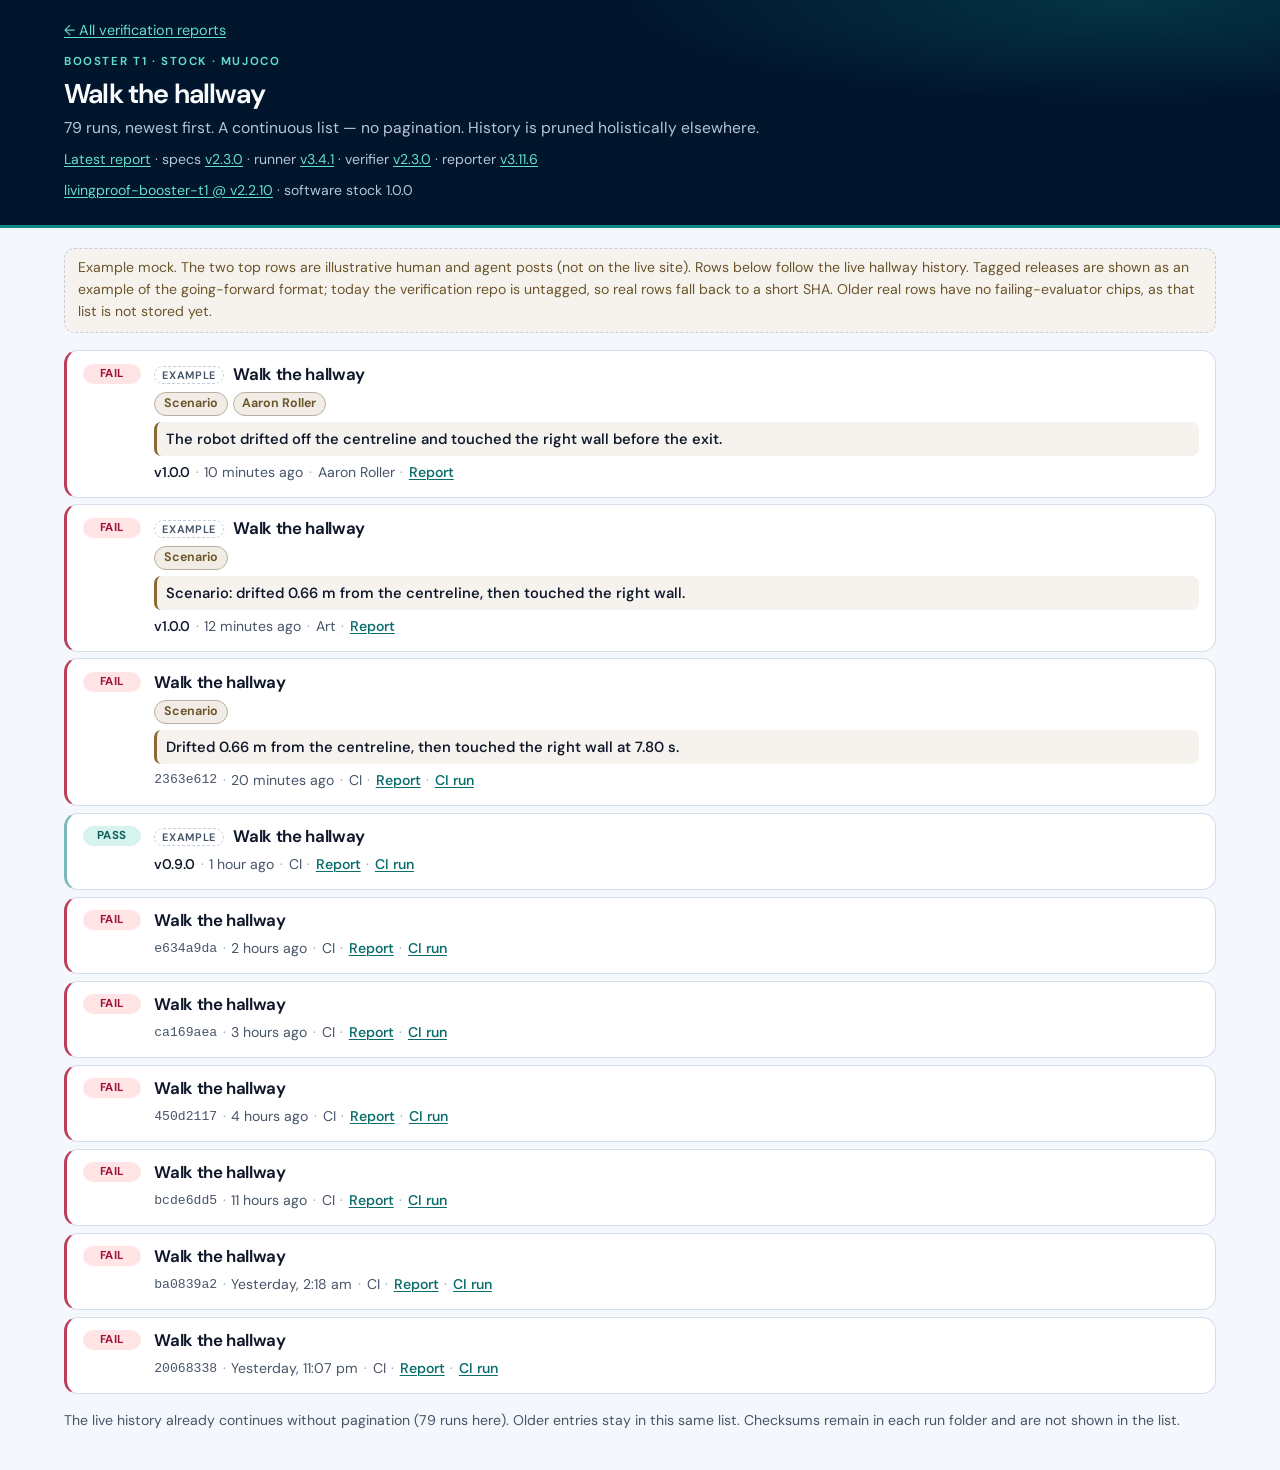
<file: mocks/verification-history/history.html>
<!doctype html>
<html lang="en">
<meta charset="utf-8">
<meta name="viewport" content="width=device-width, initial-scale=1">
<title>Booster T1 · stock · Walk the hallway · run history · mock</title>
<link rel="preconnect" href="https://fonts.googleapis.com">
<link rel="preconnect" href="https://fonts.gstatic.com" crossorigin>
<link href="https://fonts.googleapis.com/css2?family=DM+Sans:ital,opsz,wght@0,9..40,400;0,9..40,500;0,9..40,650;0,9..40,700;1,9..40,400&display=swap" rel="stylesheet">
<link rel="stylesheet" href="styles.css">

<body>
<a class="skip" href="#history">Skip to history</a>
<header class="masthead">
  <div class="wrap masthead-inner">
    <p class="crumb"><a href="reports.html">← All verification reports</a></p>
    <p class="eyebrow">Booster T1 · stock · MuJoCo</p>
    <h1>Walk the hallway</h1>
    <p class="lede">79 runs, newest first. A continuous list — no pagination. History is pruned holistically elsewhere.</p>
    <p class="meta-line"><a href="https://docs.livingprooflabs.com/livingproof-verification/booster-t1/stock-mujoco-hallway/latest/">Latest report</a>
      <span class="quiet"> · specs <a href="https://github.com/Living-Proof-Labs/robot-capability-specs/releases/tag/v2.3.0">v2.3.0</a>
      · runner <a href="https://github.com/Living-Proof-Labs/livingproof-sim-mujoco/releases/tag/v3.4.1">v3.4.1</a>
      · verifier <a href="https://github.com/Living-Proof-Labs/capability-verifier/releases/tag/v2.3.0">v2.3.0</a>
      · reporter <a href="https://github.com/Living-Proof-Labs/livingproof-capability-report/releases/tag/v3.11.6">v3.11.6</a></span></p>
    <p class="meta-line"><a href="https://github.com/Living-Proof-Labs/livingproof-booster-t1/releases/tag/v2.2.10">livingproof-booster-t1 @ v2.2.10</a>
      <span class="quiet"> · software stock 1.0.0</span></p>
  </div>
</header>
<main class="page wrap" id="history">
  <p class="banner">Example mock. The two top rows are illustrative human and agent posts (not on the live site). Rows below follow the live hallway history. Tagged releases are shown as an example of the going-forward format; today the verification repo is untagged, so real rows fall back to a short SHA. Older real rows have no failing-evaluator chips, as that list is not stored yet.</p>

  <div class="history">

    <article class="row is-fail" aria-label="Example failed run posted by Aaron Roller">
      <div class="row-top">
        <span class="badge badge-fail">FAIL</span>
        <div>
          <h2 class="title"><span class="example-pill">Example</span> Walk the hallway</h2>
          <div class="chips">
            <a class="chip" href="#evaluator-livingproof-scenario" title="Open the Scenario finding in the report">Scenario</a>
            <a class="chip" href="#evaluator-aaron-roller" title="Open Aaron Roller’s finding in the report">Aaron Roller</a>
          </div>
          <p class="finding">The robot drifted off the centreline and touched the right wall before the exit.</p>
          <div class="row-meta">
            <a class="release" href="https://github.com/Living-Proof-Labs/livingproof-verification" title="Example release tag">v1.0.0</a>
            <span class="dot">·</span>
            <time datetime="2026-11-18T05:24:00Z" title="18 Nov 2026, 4:24 pm AEDT (Australia/Sydney)">10 minutes ago</time>
            <span class="dot">·</span>
            <span class="poster">Aaron Roller</span>
            <span class="dot">·</span>
            <a href="https://docs.livingprooflabs.com/livingproof-verification/booster-t1/stock-mujoco-hallway/runs/44241798449/">Report</a>
          </div>
        </div>
      </div>
    </article>

    <article class="row is-fail" aria-label="Example failed run posted by Art">
      <div class="row-top">
        <span class="badge badge-fail">FAIL</span>
        <div>
          <h2 class="title"><span class="example-pill">Example</span> Walk the hallway</h2>
          <div class="chips">
            <a class="chip" href="#evaluator-livingproof-scenario" title="Open the Scenario finding in the report">Scenario</a>
          </div>
          <p class="finding">Scenario: drifted 0.66 m from the centreline, then touched the right wall.</p>
          <div class="row-meta">
            <a class="release" href="https://github.com/Living-Proof-Labs/livingproof-verification" title="Example release tag">v1.0.0</a>
            <span class="dot">·</span>
            <time datetime="2026-11-18T05:22:00Z" title="18 Nov 2026, 4:22 pm AEDT (Australia/Sydney)">12 minutes ago</time>
            <span class="dot">·</span>
            <span class="poster">Art</span>
            <span class="dot">·</span>
            <a href="https://docs.livingprooflabs.com/livingproof-verification/booster-t1/stock-mujoco-hallway/runs/44241798449/">Report</a>
          </div>
        </div>
      </div>
    </article>

    <article class="row is-fail" aria-label="Failed CI run, 18 November 2026">
      <div class="row-top">
        <span class="badge badge-fail">FAIL</span>
        <div>
          <h2 class="title">Walk the hallway</h2>
          <div class="chips">
            <a class="chip" href="https://docs.livingprooflabs.com/livingproof-verification/booster-t1/stock-mujoco-hallway/runs/44241798449/#evaluator-livingproof-scenario" title="Open the Scenario finding in the report">Scenario</a>
          </div>
          <p class="finding">Drifted 0.66 m from the centreline, then touched the right wall at 7.80 s.</p>
          <div class="row-meta">
            <span class="release is-fallback" title="No release tag on this livingproof-verification commit; short SHA shown">2363e612</span>
            <span class="dot">·</span>
            <time datetime="2026-11-18T05:13:39Z" title="18 Nov 2026, 4:13 pm AEDT (Australia/Sydney)">20 minutes ago</time>
            <span class="dot">·</span>
            <span class="poster">CI</span>
            <span class="dot">·</span>
            <a href="https://docs.livingprooflabs.com/livingproof-verification/booster-t1/stock-mujoco-hallway/runs/44241798449/">Report</a>
            <span class="dot">·</span>
            <a href="https://github.com/Living-Proof-Labs/livingproof-verification/actions/runs/44241798449">CI run</a>
          </div>
        </div>
      </div>
    </article>

    <article class="row is-pass" aria-label="Example passing CI run">
      <div class="row-top">
        <span class="badge badge-pass">PASS</span>
        <div>
          <h2 class="title"><span class="example-pill">Example</span> Walk the hallway</h2>
          <div class="row-meta">
            <a class="release" href="https://github.com/Living-Proof-Labs/livingproof-verification" title="Example release tag">v0.9.0</a>
            <span class="dot">·</span>
            <time datetime="2026-11-18T04:40:00Z" title="18 Nov 2026, 3:40 pm AEDT (Australia/Sydney)">1 hour ago</time>
            <span class="dot">·</span>
            <span class="poster">CI</span>
            <span class="dot">·</span>
            <a href="https://docs.livingprooflabs.com/livingproof-verification/booster-t1/stock-mujoco-hallway/latest/">Report</a>
            <span class="dot">·</span>
            <a href="https://github.com/Living-Proof-Labs/livingproof-verification/actions">CI run</a>
          </div>
        </div>
      </div>
    </article>

    <article class="row is-fail" aria-label="Failed CI run, no stored failing evaluators">
      <div class="row-top">
        <span class="badge badge-fail">FAIL</span>
        <div>
          <h2 class="title">Walk the hallway</h2>
          <div class="row-meta">
            <span class="release is-fallback" title="No release tag; short SHA shown">e634a9da</span>
            <span class="dot">·</span>
            <time datetime="2026-11-18T03:50:54Z" title="18 Nov 2026, 2:50 pm AEDT (Australia/Sydney)">2 hours ago</time>
            <span class="dot">·</span>
            <span class="poster">CI</span>
            <span class="dot">·</span>
            <a href="https://docs.livingprooflabs.com/livingproof-verification/booster-t1/stock-mujoco-hallway/runs/44232349144/">Report</a>
            <span class="dot">·</span>
            <a href="https://github.com/Living-Proof-Labs/livingproof-verification/actions/runs/44232349144">CI run</a>
          </div>
        </div>
      </div>
    </article>

    <article class="row is-fail" aria-label="Failed CI run">
      <div class="row-top">
        <span class="badge badge-fail">FAIL</span>
        <div>
          <h2 class="title">Walk the hallway</h2>
          <div class="row-meta">
            <span class="release is-fallback" title="No release tag; short SHA shown">ca169aea</span>
            <span class="dot">·</span>
            <time datetime="2026-11-18T02:20:32Z" title="18 Nov 2026, 1:20 pm AEDT (Australia/Sydney)">3 hours ago</time>
            <span class="dot">·</span>
            <span class="poster">CI</span>
            <span class="dot">·</span>
            <a href="https://docs.livingprooflabs.com/livingproof-verification/booster-t1/stock-mujoco-hallway/runs/44220477144/">Report</a>
            <span class="dot">·</span>
            <a href="https://github.com/Living-Proof-Labs/livingproof-verification/actions/runs/44220477144">CI run</a>
          </div>
        </div>
      </div>
    </article>

    <article class="row is-fail" aria-label="Failed CI run">
      <div class="row-top">
        <span class="badge badge-fail">FAIL</span>
        <div>
          <h2 class="title">Walk the hallway</h2>
          <div class="row-meta">
            <span class="release is-fallback" title="No release tag; short SHA shown">450d2117</span>
            <span class="dot">·</span>
            <time datetime="2026-11-18T01:52:02Z" title="18 Nov 2026, 12:52 pm AEDT (Australia/Sydney)">4 hours ago</time>
            <span class="dot">·</span>
            <span class="poster">CI</span>
            <span class="dot">·</span>
            <a href="https://docs.livingprooflabs.com/livingproof-verification/booster-t1/stock-mujoco-hallway/runs/44218116437/">Report</a>
            <span class="dot">·</span>
            <a href="https://github.com/Living-Proof-Labs/livingproof-verification/actions/runs/44218116437">CI run</a>
          </div>
        </div>
      </div>
    </article>

    <article class="row is-fail" aria-label="Failed CI run from earlier today">
      <div class="row-top">
        <span class="badge badge-fail">FAIL</span>
        <div>
          <h2 class="title">Walk the hallway</h2>
          <div class="row-meta">
            <span class="release is-fallback" title="No release tag; short SHA shown">bcde6dd5</span>
            <span class="dot">·</span>
            <time datetime="2026-11-17T17:58:04Z" title="18 Nov 2026, 4:58 am AEDT (Australia/Sydney)">11 hours ago</time>
            <span class="dot">·</span>
            <span class="poster">CI</span>
            <span class="dot">·</span>
            <a href="https://docs.livingprooflabs.com/livingproof-verification/booster-t1/stock-mujoco-hallway/runs/44141446534/">Report</a>
            <span class="dot">·</span>
            <a href="https://github.com/Living-Proof-Labs/livingproof-verification/actions/runs/44141446534">CI run</a>
          </div>
        </div>
      </div>
    </article>

    <article class="row is-fail" aria-label="Failed CI run from yesterday">
      <div class="row-top">
        <span class="badge badge-fail">FAIL</span>
        <div>
          <h2 class="title">Walk the hallway</h2>
          <div class="row-meta">
            <span class="release is-fallback" title="No release tag; short SHA shown">ba0839a2</span>
            <span class="dot">·</span>
            <time datetime="2026-11-17T15:18:56Z" title="18 Nov 2026, 2:18 am AEDT (Australia/Sydney)">Yesterday, 2:18 am</time>
            <span class="dot">·</span>
            <span class="poster">CI</span>
            <span class="dot">·</span>
            <a href="https://docs.livingprooflabs.com/livingproof-verification/booster-t1/stock-mujoco-hallway/runs/44111376371/">Report</a>
            <span class="dot">·</span>
            <a href="https://github.com/Living-Proof-Labs/livingproof-verification/actions/runs/44111376371">CI run</a>
          </div>
        </div>
      </div>
    </article>

    <article class="row is-fail" aria-label="Failed CI run from yesterday">
      <div class="row-top">
        <span class="badge badge-fail">FAIL</span>
        <div>
          <h2 class="title">Walk the hallway</h2>
          <div class="row-meta">
            <span class="release is-fallback" title="No release tag; short SHA shown">20068338</span>
            <span class="dot">·</span>
            <time datetime="2026-11-17T12:07:16Z" title="17 Nov 2026, 11:07 pm AEDT (Australia/Sydney)">Yesterday, 11:07 pm</time>
            <span class="dot">·</span>
            <span class="poster">CI</span>
            <span class="dot">·</span>
            <a href="https://docs.livingprooflabs.com/livingproof-verification/booster-t1/stock-mujoco-hallway/runs/44079058294/">Report</a>
            <span class="dot">·</span>
            <a href="https://github.com/Living-Proof-Labs/livingproof-verification/actions/runs/44079058294">CI run</a>
          </div>
        </div>
      </div>
    </article>

  </div>
  <p class="footnote">The live history already continues without pagination (79 runs here). Older entries stay in this same list. Checksums remain in each run folder and are not shown in the list.</p>
</main>
</body>
</html>
</file>
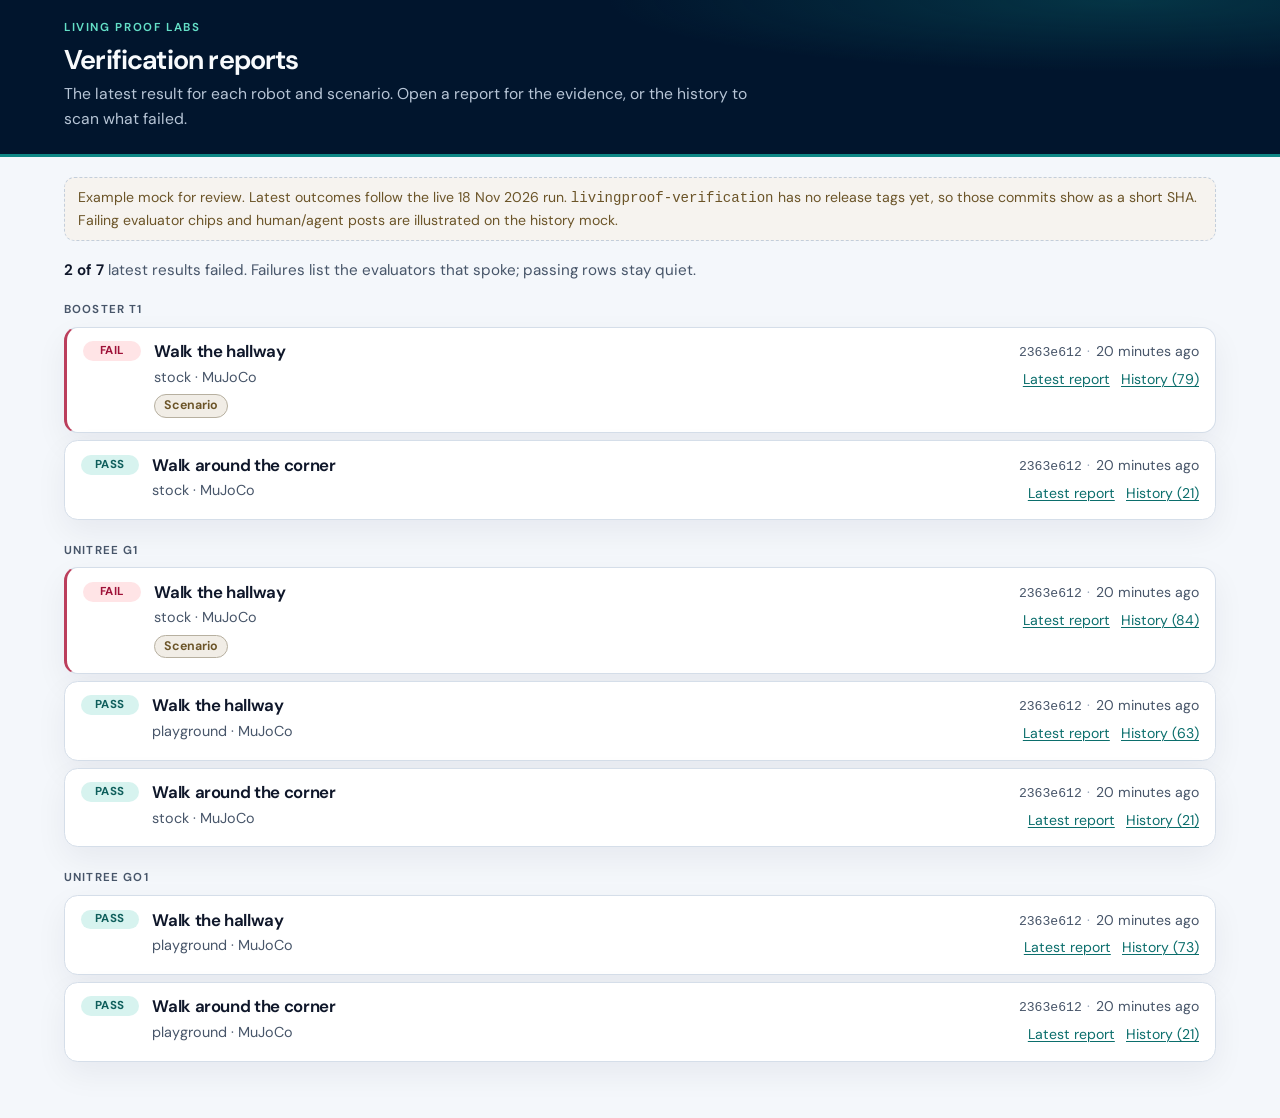
<file: mocks/verification-history/reports.html>
<!doctype html>
<html lang="en">
<meta charset="utf-8">
<meta name="viewport" content="width=device-width, initial-scale=1">
<title>Living Proof verification reports · mock</title>
<link rel="preconnect" href="https://fonts.googleapis.com">
<link rel="preconnect" href="https://fonts.gstatic.com" crossorigin>
<link href="https://fonts.googleapis.com/css2?family=DM+Sans:ital,opsz,wght@0,9..40,400;0,9..40,500;0,9..40,650;0,9..40,700;1,9..40,400&display=swap" rel="stylesheet">
<link rel="stylesheet" href="styles.css">

<body>
<a class="skip" href="#results">Skip to results</a>
<header class="masthead">
  <div class="wrap masthead-inner">
    <p class="eyebrow">Living Proof Labs</p>
    <h1>Verification reports</h1>
    <p class="lede">The latest result for each robot and scenario. Open a report for the evidence, or the history to scan what failed.</p>
  </div>
</header>
<main class="page wrap" id="results">
  <p class="banner">Example mock for review. Latest outcomes follow the live 18&nbsp;Nov 2026 run. <code>livingproof-verification</code> has no release tags yet, so those commits show as a short SHA. Failing evaluator chips and human/agent posts are illustrated on the history mock.</p>
  <p class="status"><strong>2 of 7</strong> latest results failed. Failures list the evaluators that spoke; passing rows stay quiet.</p>

  <section class="robot-group" aria-labelledby="r-t1">
    <h2 id="r-t1">Booster T1</h2>
    <div class="stack">
      <article class="card is-fail">
        <div class="entry-main">
          <span class="badge badge-fail">FAIL</span>
          <div class="entry-body">
            <h3 class="title"><a href="https://docs.livingprooflabs.com/livingproof-verification/booster-t1/stock-mujoco-hallway/latest/">Walk the hallway</a></h3>
            <p class="sub">stock · MuJoCo</p>
            <div class="chips">
              <a class="chip" href="https://docs.livingprooflabs.com/livingproof-verification/booster-t1/stock-mujoco-hallway/runs/44241798449/#evaluator-livingproof-scenario">Scenario</a>
            </div>
          </div>
          <div class="entry-side">
            <div class="side-meta"><span class="release is-fallback" title="No release tag on this livingproof-verification commit">2363e612</span><span class="dot">·</span><time datetime="2026-11-18T05:13:39Z" title="18 Nov 2026, 4:13 pm AEDT (Australia/Sydney)">20 minutes ago</time></div>
            <div class="links"><a href="https://docs.livingprooflabs.com/livingproof-verification/booster-t1/stock-mujoco-hallway/latest/">Latest report</a><a href="history.html">History (79)</a></div>
          </div>
        </div>
      </article>
      <article class="card">
        <div class="entry-main">
          <span class="badge badge-pass">PASS</span>
          <div class="entry-body">
            <h3 class="title"><a href="https://docs.livingprooflabs.com/livingproof-verification/booster-t1/stock-mujoco-corner/latest/">Walk around the corner</a></h3>
            <p class="sub">stock · MuJoCo</p>
          </div>
          <div class="entry-side">
            <div class="side-meta"><span class="release is-fallback" title="No release tag on this livingproof-verification commit">2363e612</span><span class="dot">·</span><time datetime="2026-11-18T05:13:39Z" title="18 Nov 2026, 4:13 pm AEDT (Australia/Sydney)">20 minutes ago</time></div>
            <div class="links"><a href="https://docs.livingprooflabs.com/livingproof-verification/booster-t1/stock-mujoco-corner/latest/">Latest report</a><a href="https://docs.livingprooflabs.com/livingproof-verification/booster-t1/stock-mujoco-corner/">History (21)</a></div>
          </div>
        </div>
      </article>
    </div>
  </section>

  <section class="robot-group" aria-labelledby="r-g1">
    <h2 id="r-g1">Unitree G1</h2>
    <div class="stack">
      <article class="card is-fail">
        <div class="entry-main">
          <span class="badge badge-fail">FAIL</span>
          <div class="entry-body">
            <h3 class="title"><a href="https://docs.livingprooflabs.com/livingproof-verification/unitree-g1/stock-mujoco-hallway/latest/">Walk the hallway</a></h3>
            <p class="sub">stock · MuJoCo</p>
            <div class="chips">
              <a class="chip" href="https://docs.livingprooflabs.com/livingproof-verification/unitree-g1/stock-mujoco-hallway/runs/44241798449/#evaluator-livingproof-scenario">Scenario</a>
            </div>
          </div>
          <div class="entry-side">
            <div class="side-meta"><span class="release is-fallback" title="No release tag on this livingproof-verification commit">2363e612</span><span class="dot">·</span><time datetime="2026-11-18T05:13:39Z" title="18 Nov 2026, 4:13 pm AEDT (Australia/Sydney)">20 minutes ago</time></div>
            <div class="links"><a href="https://docs.livingprooflabs.com/livingproof-verification/unitree-g1/stock-mujoco-hallway/latest/">Latest report</a><a href="https://docs.livingprooflabs.com/livingproof-verification/unitree-g1/stock-mujoco-hallway/">History (84)</a></div>
          </div>
        </div>
      </article>
      <article class="card">
        <div class="entry-main">
          <span class="badge badge-pass">PASS</span>
          <div class="entry-body">
            <h3 class="title"><a href="https://docs.livingprooflabs.com/livingproof-verification/unitree-g1/playground-mujoco-hallway/latest/">Walk the hallway</a></h3>
            <p class="sub">playground · MuJoCo</p>
          </div>
          <div class="entry-side">
            <div class="side-meta"><span class="release is-fallback" title="No release tag on this livingproof-verification commit">2363e612</span><span class="dot">·</span><time datetime="2026-11-18T05:13:39Z" title="18 Nov 2026, 4:13 pm AEDT (Australia/Sydney)">20 minutes ago</time></div>
            <div class="links"><a href="https://docs.livingprooflabs.com/livingproof-verification/unitree-g1/playground-mujoco-hallway/latest/">Latest report</a><a href="https://docs.livingprooflabs.com/livingproof-verification/unitree-g1/playground-mujoco-hallway/">History (63)</a></div>
          </div>
        </div>
      </article>
      <article class="card">
        <div class="entry-main">
          <span class="badge badge-pass">PASS</span>
          <div class="entry-body">
            <h3 class="title"><a href="https://docs.livingprooflabs.com/livingproof-verification/unitree-g1/stock-mujoco-corner/latest/">Walk around the corner</a></h3>
            <p class="sub">stock · MuJoCo</p>
          </div>
          <div class="entry-side">
            <div class="side-meta"><span class="release is-fallback" title="No release tag on this livingproof-verification commit">2363e612</span><span class="dot">·</span><time datetime="2026-11-18T05:13:39Z" title="18 Nov 2026, 4:13 pm AEDT (Australia/Sydney)">20 minutes ago</time></div>
            <div class="links"><a href="https://docs.livingprooflabs.com/livingproof-verification/unitree-g1/stock-mujoco-corner/latest/">Latest report</a><a href="https://docs.livingprooflabs.com/livingproof-verification/unitree-g1/stock-mujoco-corner/">History (21)</a></div>
          </div>
        </div>
      </article>
    </div>
  </section>

  <section class="robot-group" aria-labelledby="r-go1">
    <h2 id="r-go1">Unitree Go1</h2>
    <div class="stack">
      <article class="card">
        <div class="entry-main">
          <span class="badge badge-pass">PASS</span>
          <div class="entry-body">
            <h3 class="title"><a href="https://docs.livingprooflabs.com/livingproof-verification/unitree-go1/playground-mujoco-hallway/latest/">Walk the hallway</a></h3>
            <p class="sub">playground · MuJoCo</p>
          </div>
          <div class="entry-side">
            <div class="side-meta"><span class="release is-fallback" title="No release tag on this livingproof-verification commit">2363e612</span><span class="dot">·</span><time datetime="2026-11-18T05:13:39Z" title="18 Nov 2026, 4:13 pm AEDT (Australia/Sydney)">20 minutes ago</time></div>
            <div class="links"><a href="https://docs.livingprooflabs.com/livingproof-verification/unitree-go1/playground-mujoco-hallway/latest/">Latest report</a><a href="https://docs.livingprooflabs.com/livingproof-verification/unitree-go1/playground-mujoco-hallway/">History (73)</a></div>
          </div>
        </div>
      </article>
      <article class="card">
        <div class="entry-main">
          <span class="badge badge-pass">PASS</span>
          <div class="entry-body">
            <h3 class="title"><a href="https://docs.livingprooflabs.com/livingproof-verification/unitree-go1/playground-mujoco-corner/latest/">Walk around the corner</a></h3>
            <p class="sub">playground · MuJoCo</p>
          </div>
          <div class="entry-side">
            <div class="side-meta"><span class="release is-fallback" title="No release tag on this livingproof-verification commit">2363e612</span><span class="dot">·</span><time datetime="2026-11-18T05:13:39Z" title="18 Nov 2026, 4:13 pm AEDT (Australia/Sydney)">20 minutes ago</time></div>
            <div class="links"><a href="https://docs.livingprooflabs.com/livingproof-verification/unitree-go1/playground-mujoco-corner/latest/">Latest report</a><a href="https://docs.livingprooflabs.com/livingproof-verification/unitree-go1/playground-mujoco-corner/">History (21)</a></div>
          </div>
        </div>
      </article>
    </div>
  </section>
</main>
</body>
</html>
</file>
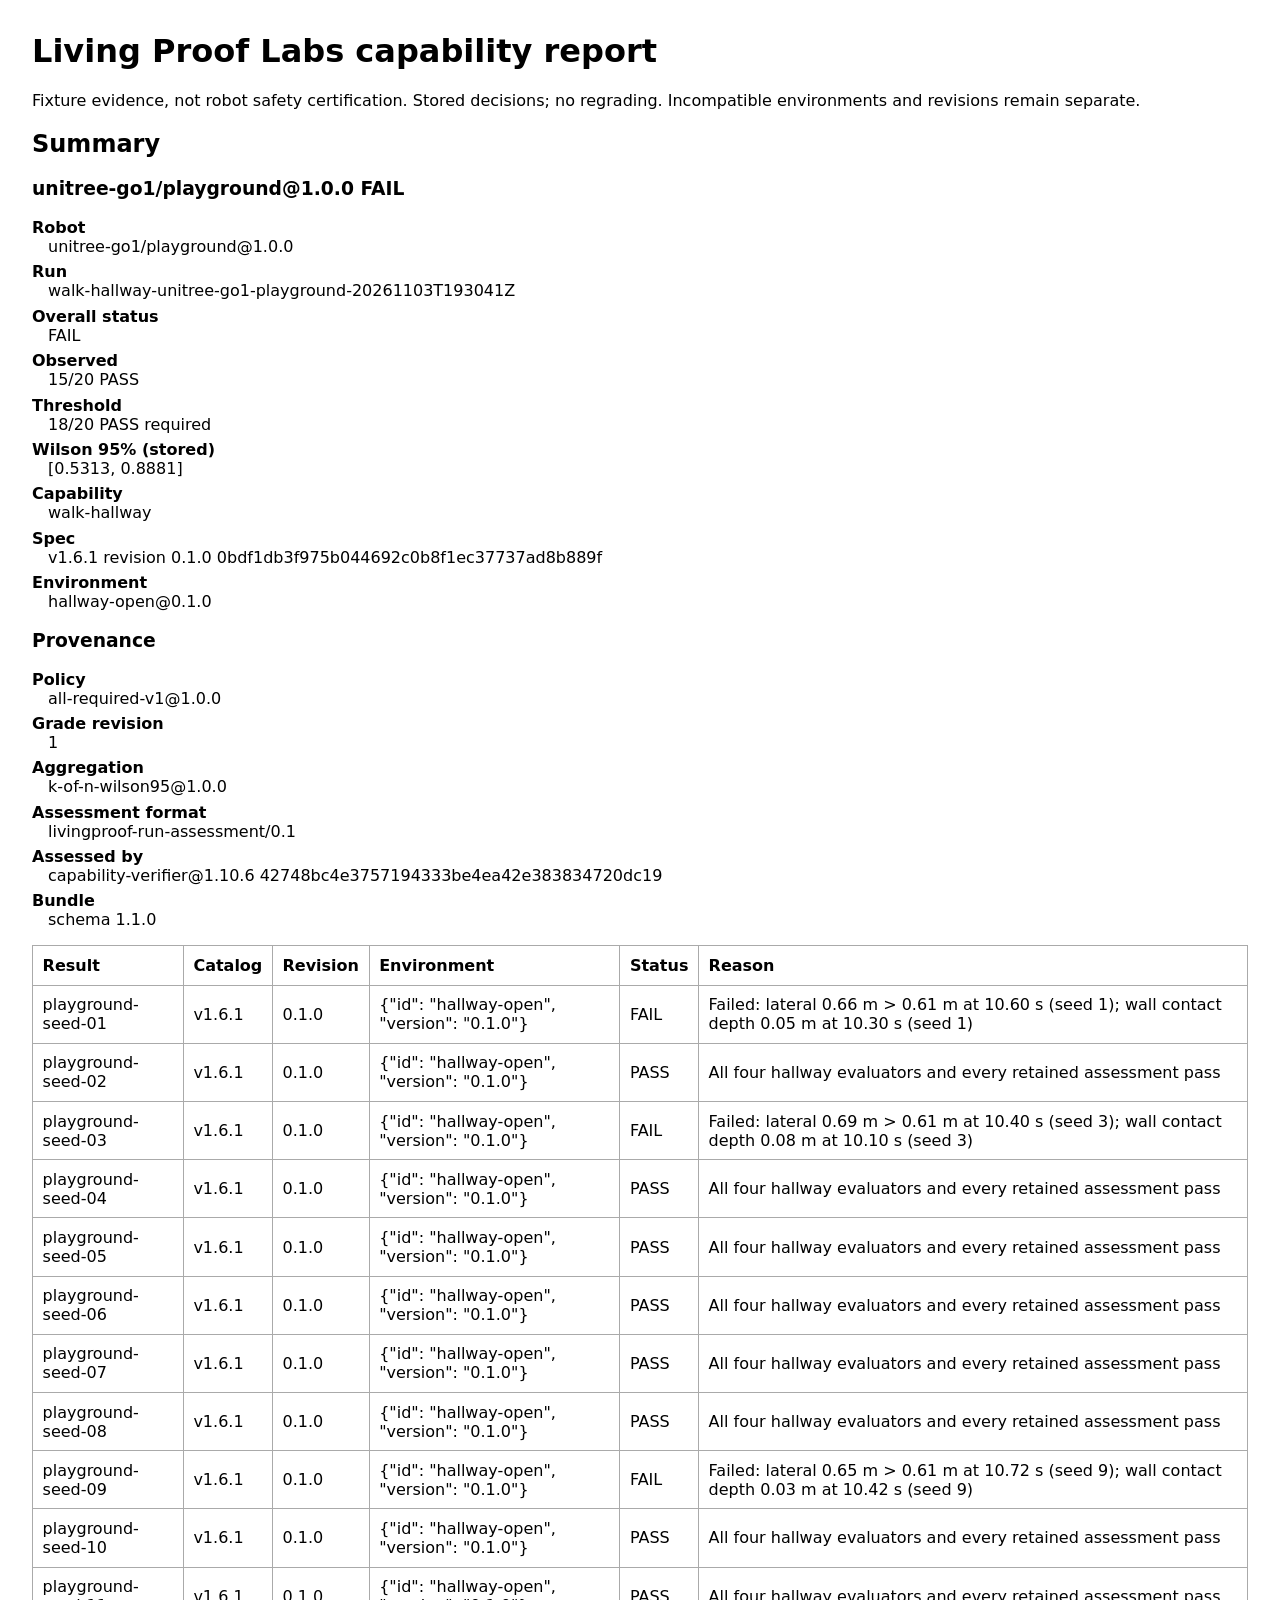
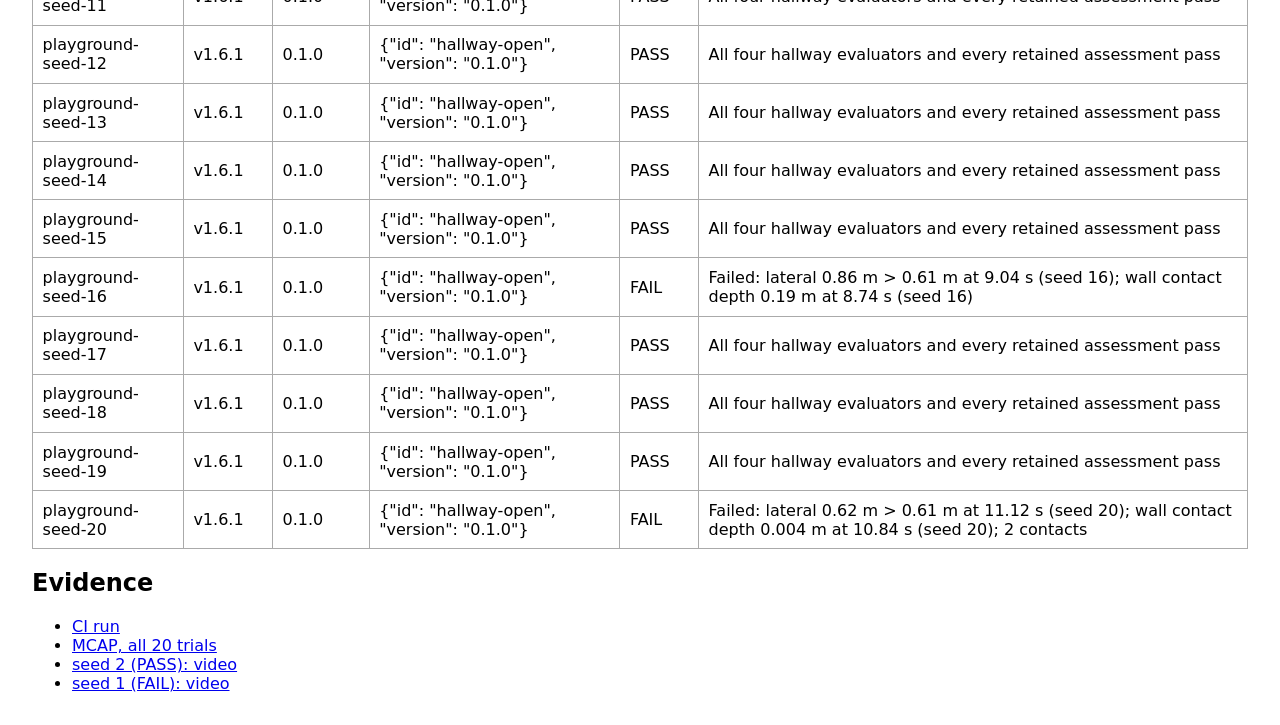
<file: tests/fixtures/reporter-v3.0.3-go1-report.html>
<!doctype html><html lang='en'><meta charset='utf-8'><meta name='viewport' content='width=device-width'><title>Living Proof Labs capability report</title><style>body{font:16px system-ui;margin:2rem;max-width:90rem}td,th{border:1px solid #aaa;padding:.6rem;text-align:left}table{border-collapse:collapse}dt{font-weight:600}dd{margin:0 0 .4rem 1rem}pre{white-space:pre-wrap;overflow-wrap:anywhere}</style><h1>Living Proof Labs capability report</h1><p>Fixture evidence, not robot safety certification. Stored decisions; no regrading. Incompatible environments and revisions remain separate.</p><section id='summary'><h2>Summary</h2><section class='run'><h3>unitree-go1/playground@1.0.0 FAIL</h3><dl><dt>Robot</dt><dd>unitree-go1/playground@1.0.0</dd><dt>Run</dt><dd>walk-hallway-unitree-go1-playground-20261103T193041Z</dd><dt>Overall status</dt><dd>FAIL</dd><dt>Observed</dt><dd>15/20 PASS</dd><dt>Threshold</dt><dd>18/20 PASS required</dd><dt>Wilson 95% (stored)</dt><dd>[0.5313, 0.8881]</dd><dt>Capability</dt><dd>walk-hallway</dd><dt>Spec</dt><dd>v1.6.1 revision 0.1.0 0bdf1db3f975b044692c0b8f1ec37737ad8b889f</dd><dt>Environment</dt><dd>hallway-open@0.1.0</dd></dl></section><h3>Provenance</h3><dl><dt>Policy</dt><dd>all-required-v1@1.0.0</dd><dt>Grade revision</dt><dd>1</dd><dt>Aggregation</dt><dd>k-of-n-wilson95@1.0.0</dd><dt>Assessment format</dt><dd>livingproof-run-assessment/0.1</dd><dt>Assessed by</dt><dd>capability-verifier@1.10.6 42748bc4e3757194333be4ea42e383834720dc19</dd><dt>Bundle</dt><dd>schema 1.1.0</dd></dl></section><table><thead><tr><th>Result</th><th>Catalog</th><th>Revision</th><th>Environment</th><th>Status</th><th>Reason</th></tr></thead><tbody><tr><td>playground-seed-01</td><td>v1.6.1</td><td>0.1.0</td><td>{&quot;id&quot;: &quot;hallway-open&quot;, &quot;version&quot;: &quot;0.1.0&quot;}</td><td>FAIL</td><td>Failed: lateral 0.66 m &gt; 0.61 m at 10.60 s (seed 1); wall contact depth 0.05 m at 10.30 s (seed 1)</td></tr><tr><td>playground-seed-02</td><td>v1.6.1</td><td>0.1.0</td><td>{&quot;id&quot;: &quot;hallway-open&quot;, &quot;version&quot;: &quot;0.1.0&quot;}</td><td>PASS</td><td>All four hallway evaluators and every retained assessment pass</td></tr><tr><td>playground-seed-03</td><td>v1.6.1</td><td>0.1.0</td><td>{&quot;id&quot;: &quot;hallway-open&quot;, &quot;version&quot;: &quot;0.1.0&quot;}</td><td>FAIL</td><td>Failed: lateral 0.69 m &gt; 0.61 m at 10.40 s (seed 3); wall contact depth 0.08 m at 10.10 s (seed 3)</td></tr><tr><td>playground-seed-04</td><td>v1.6.1</td><td>0.1.0</td><td>{&quot;id&quot;: &quot;hallway-open&quot;, &quot;version&quot;: &quot;0.1.0&quot;}</td><td>PASS</td><td>All four hallway evaluators and every retained assessment pass</td></tr><tr><td>playground-seed-05</td><td>v1.6.1</td><td>0.1.0</td><td>{&quot;id&quot;: &quot;hallway-open&quot;, &quot;version&quot;: &quot;0.1.0&quot;}</td><td>PASS</td><td>All four hallway evaluators and every retained assessment pass</td></tr><tr><td>playground-seed-06</td><td>v1.6.1</td><td>0.1.0</td><td>{&quot;id&quot;: &quot;hallway-open&quot;, &quot;version&quot;: &quot;0.1.0&quot;}</td><td>PASS</td><td>All four hallway evaluators and every retained assessment pass</td></tr><tr><td>playground-seed-07</td><td>v1.6.1</td><td>0.1.0</td><td>{&quot;id&quot;: &quot;hallway-open&quot;, &quot;version&quot;: &quot;0.1.0&quot;}</td><td>PASS</td><td>All four hallway evaluators and every retained assessment pass</td></tr><tr><td>playground-seed-08</td><td>v1.6.1</td><td>0.1.0</td><td>{&quot;id&quot;: &quot;hallway-open&quot;, &quot;version&quot;: &quot;0.1.0&quot;}</td><td>PASS</td><td>All four hallway evaluators and every retained assessment pass</td></tr><tr><td>playground-seed-09</td><td>v1.6.1</td><td>0.1.0</td><td>{&quot;id&quot;: &quot;hallway-open&quot;, &quot;version&quot;: &quot;0.1.0&quot;}</td><td>FAIL</td><td>Failed: lateral 0.65 m &gt; 0.61 m at 10.72 s (seed 9); wall contact depth 0.03 m at 10.42 s (seed 9)</td></tr><tr><td>playground-seed-10</td><td>v1.6.1</td><td>0.1.0</td><td>{&quot;id&quot;: &quot;hallway-open&quot;, &quot;version&quot;: &quot;0.1.0&quot;}</td><td>PASS</td><td>All four hallway evaluators and every retained assessment pass</td></tr><tr><td>playground-seed-11</td><td>v1.6.1</td><td>0.1.0</td><td>{&quot;id&quot;: &quot;hallway-open&quot;, &quot;version&quot;: &quot;0.1.0&quot;}</td><td>PASS</td><td>All four hallway evaluators and every retained assessment pass</td></tr><tr><td>playground-seed-12</td><td>v1.6.1</td><td>0.1.0</td><td>{&quot;id&quot;: &quot;hallway-open&quot;, &quot;version&quot;: &quot;0.1.0&quot;}</td><td>PASS</td><td>All four hallway evaluators and every retained assessment pass</td></tr><tr><td>playground-seed-13</td><td>v1.6.1</td><td>0.1.0</td><td>{&quot;id&quot;: &quot;hallway-open&quot;, &quot;version&quot;: &quot;0.1.0&quot;}</td><td>PASS</td><td>All four hallway evaluators and every retained assessment pass</td></tr><tr><td>playground-seed-14</td><td>v1.6.1</td><td>0.1.0</td><td>{&quot;id&quot;: &quot;hallway-open&quot;, &quot;version&quot;: &quot;0.1.0&quot;}</td><td>PASS</td><td>All four hallway evaluators and every retained assessment pass</td></tr><tr><td>playground-seed-15</td><td>v1.6.1</td><td>0.1.0</td><td>{&quot;id&quot;: &quot;hallway-open&quot;, &quot;version&quot;: &quot;0.1.0&quot;}</td><td>PASS</td><td>All four hallway evaluators and every retained assessment pass</td></tr><tr><td>playground-seed-16</td><td>v1.6.1</td><td>0.1.0</td><td>{&quot;id&quot;: &quot;hallway-open&quot;, &quot;version&quot;: &quot;0.1.0&quot;}</td><td>FAIL</td><td>Failed: lateral 0.86 m &gt; 0.61 m at 9.04 s (seed 16); wall contact depth 0.19 m at 8.74 s (seed 16)</td></tr><tr><td>playground-seed-17</td><td>v1.6.1</td><td>0.1.0</td><td>{&quot;id&quot;: &quot;hallway-open&quot;, &quot;version&quot;: &quot;0.1.0&quot;}</td><td>PASS</td><td>All four hallway evaluators and every retained assessment pass</td></tr><tr><td>playground-seed-18</td><td>v1.6.1</td><td>0.1.0</td><td>{&quot;id&quot;: &quot;hallway-open&quot;, &quot;version&quot;: &quot;0.1.0&quot;}</td><td>PASS</td><td>All four hallway evaluators and every retained assessment pass</td></tr><tr><td>playground-seed-19</td><td>v1.6.1</td><td>0.1.0</td><td>{&quot;id&quot;: &quot;hallway-open&quot;, &quot;version&quot;: &quot;0.1.0&quot;}</td><td>PASS</td><td>All four hallway evaluators and every retained assessment pass</td></tr><tr><td>playground-seed-20</td><td>v1.6.1</td><td>0.1.0</td><td>{&quot;id&quot;: &quot;hallway-open&quot;, &quot;version&quot;: &quot;0.1.0&quot;}</td><td>FAIL</td><td>Failed: lateral 0.62 m &gt; 0.61 m at 11.12 s (seed 20); wall contact depth 0.004 m at 10.84 s (seed 20); 2 contacts</td></tr></tbody></table><h2>Evidence</h2><ul><li><a href='https://github.com/Living-Proof-Labs/livingproof-verification/actions/runs/41703287431'>CI run</a></li><li><a href='https://github.com/Living-Proof-Labs/livingproof-verification/actions/runs/41703287431/artifacts/13265357254'>MCAP, all 20 trials</a></li><li><a href='https://github.com/Living-Proof-Labs/livingproof-verification/actions/runs/41703287431/artifacts/13265486998'>seed 2 (PASS): video</a></li><li><a href='https://github.com/Living-Proof-Labs/livingproof-verification/actions/runs/41703287431/artifacts/13264888181'>seed 1 (FAIL): video</a></li></ul></html>
</file>
<file: mocks/index-failing-first/styles.css>
/* Built on the live verification index styles (PR #135), plus #138 card behaviour. */
:root {
  color-scheme: light;
  --font-sans: "DM Sans", system-ui, -apple-system, "Segoe UI", sans-serif;
  --navy: #01152d;
  --teal: #0e8785;
  --teal-bright: #64dfc7;
  --text: #0f172a;
  --text-muted: #475569;
  --bg: #f4f7fb;
  --bg-muted: #e8eef5;
  --surface: #ffffff;
  --border: #d5dee9;
  --border-strong: #c3cedb;
  --shadow: 0 12px 32px rgba(1, 21, 45, 0.06);
  --chip-pass-fg: #0f5f5c;
  --chip-pass-bg: #d7f3ef;
  --chip-fail-fg: #9f1239;
  --chip-fail-bg: #ffe4e6;
  --link: #0b6e6c;
  --speak: #8a6a32;
  --speak-text: #6b5428;
  --focus: #0e8785;
  --header-text: #f8fafc;
  --header-muted: #b7c5d6;
  --pip-pass: #0e8785;
  --pip-fail: #e11d48;
  --pip-size: 0.7rem;
}
*, *::before, *::after { box-sizing: border-box; }
html, body { margin: 0; }
body {
  font-family: var(--font-sans);
  font-size: 1.0625rem;
  line-height: 1.55;
  color: var(--text);
  background: var(--bg);
  -webkit-font-smoothing: antialiased;
  font-variant-numeric: tabular-nums;
}
a {
  color: var(--link);
  text-decoration-thickness: 1px;
  text-underline-offset: 0.15em;
}
a:hover { color: #08524f; }
a:focus-visible, button:focus-visible, summary:focus-visible {
  outline: 3px solid var(--focus);
  outline-offset: 3px;
}
.skip {
  position: absolute;
  left: -999px;
  top: 0;
}
.skip:focus {
  left: 1rem;
  top: 1rem;
  z-index: 10;
  background: var(--surface);
  padding: 0.4rem 0.7rem;
  border-radius: 0.4rem;
}
.visually-hidden {
  position: absolute;
  width: 1px;
  height: 1px;
  padding: 0;
  margin: -1px;
  overflow: hidden;
  clip: rect(0 0 0 0);
  white-space: nowrap;
  border: 0;
}
.masthead {
  background:
    radial-gradient(ellipse 70% 80% at 88% 0%, rgba(14, 135, 133, 0.28), transparent 58%),
    var(--navy);
  color: var(--header-text);
  border-bottom: 3px solid var(--teal);
}
.wrap { width: min(72rem, 100% - 2.25rem); margin-inline: auto; }
.masthead-inner { padding: 1.2rem 0 1.45rem; }
.eyebrow {
  margin: 0 0 0.45rem;
  text-transform: uppercase;
  letter-spacing: 0.14em;
  font-size: 0.72rem;
  font-weight: 650;
  color: var(--teal-bright);
}
.masthead h1 {
  margin: 0 0 0.35rem;
  font-size: 1.7rem;
  letter-spacing: -0.03em;
  font-weight: 650;
  line-height: 1.2;
}
.lede {
  margin: 0;
  max-width: 46rem;
  color: var(--header-muted);
  font-size: 0.98rem;
}
.page { padding: 1.25rem 0 2.4rem; }
.banner {
  margin: 0 0 1.15rem;
  padding: 0.55rem 0.8rem;
  border: 1px dashed var(--border-strong);
  border-radius: 0.65rem;
  background: color-mix(in srgb, var(--speak) 8%, var(--surface));
  color: var(--speak-text);
  font-size: 0.88rem;
}

/* Needs attention */
.needs {
  margin: 0 0 1.6rem;
}
.needs h2 {
  margin: 0 0 0.25rem;
  font-size: 0.88rem;
  font-weight: 700;
  letter-spacing: 0.08em;
  text-transform: uppercase;
  color: var(--text);
}
.needs .lede-section {
  margin: 0 0 0.65rem;
  color: var(--text-muted);
  font-size: 0.95rem;
}
.all-pass {
  margin: 0 0 1.35rem;
  color: var(--text-muted);
  font-size: 0.95rem;
}
.stack { display: flex; flex-direction: column; gap: 0.45rem; }

/* #138 card: whole card opens the latest report; History is the only explicit link. */
.card {
  position: relative;
  background: var(--surface);
  border: 1px solid var(--border);
  border-radius: 0.85rem;
  box-shadow: var(--shadow);
  padding: 0.85rem 1rem 0.9rem;
  transition: background 0.15s ease, border-color 0.15s ease;
}
.card:hover, .card:focus-within {
  background: color-mix(in srgb, var(--bg-muted) 65%, var(--surface));
  border-color: var(--border-strong);
}
.card:hover { cursor: pointer; }
.card.is-fail {
  border-left: 3px solid color-mix(in srgb, var(--chip-fail-fg) 70%, #fda4af);
}
.card:has(.card-link:focus-visible) {
  outline: 3px solid var(--focus);
  outline-offset: 3px;
}
.card-link {
  color: inherit;
  text-decoration: none;
}
.card-link::after {
  content: "";
  position: absolute;
  inset: 0;
  z-index: 1;
  border-radius: inherit;
}
.card-link:hover { color: var(--link); text-decoration: underline; }
.card-link:focus { outline: none; }
.card:hover .card-link { color: var(--link); text-decoration: underline; }
.history, .chip {
  position: relative;
  z-index: 2;
}

.entry-main {
  display: grid;
  grid-template-columns: auto 1fr auto;
  gap: 0.65rem 0.85rem;
  align-items: start;
}
.entry-body { min-width: 0; }
.entry-side {
  text-align: right;
  display: flex;
  flex-direction: column;
  align-items: flex-end;
  gap: 0.2rem;
}
.title {
  margin: 0;
  font-size: 1.05rem;
  font-weight: 650;
  letter-spacing: -0.02em;
  line-height: 1.3;
}
.sub {
  margin: 0.15rem 0 0;
  color: var(--text-muted);
  font-size: 0.9rem;
}
.finding {
  margin: 0.5rem 0 0;
  padding: 0.35rem 0.55rem;
  border-radius: 0.45rem;
  border-left: 3px solid var(--speak);
  background: color-mix(in srgb, var(--speak) 8%, var(--surface));
  color: var(--text);
  font-size: 0.92rem;
  font-weight: 550;
}
.badge {
  display: inline-flex;
  align-items: center;
  justify-content: center;
  min-width: 3.6rem;
  padding: 0.12rem 0.5rem;
  border-radius: 999px;
  font-size: 0.72rem;
  font-weight: 700;
  letter-spacing: 0.04em;
  line-height: 1.4;
}
.badge-pass { color: var(--chip-pass-fg); background: var(--chip-pass-bg); }
.badge-fail { color: var(--chip-fail-fg); background: var(--chip-fail-bg); }
.chips {
  display: flex;
  flex-wrap: wrap;
  gap: 0.3rem;
  margin-top: 0.4rem;
  justify-content: flex-start;
}
.chip {
  display: inline-flex;
  align-items: center;
  padding: 0.12rem 0.55rem;
  border-radius: 999px;
  border: 1px solid color-mix(in srgb, var(--speak) 40%, var(--border));
  background: color-mix(in srgb, var(--speak) 12%, var(--surface));
  color: var(--speak-text);
  font-size: 0.78rem;
  font-weight: 650;
  text-decoration: none;
  line-height: 1.4;
}
.chip:hover {
  background: color-mix(in srgb, var(--speak) 20%, var(--surface));
  color: var(--speak-text);
  border-color: color-mix(in srgb, var(--speak) 65%, var(--border));
}
.release {
  font-weight: 650;
  color: var(--text);
  text-decoration: none;
  font-size: 0.88rem;
}
.release.is-fallback {
  font-weight: 500;
  color: var(--text-muted);
  font-family: ui-monospace, "SF Mono", Menlo, Consolas, "Liberation Mono", monospace;
  font-size: 0.82rem;
}
.dot { margin: 0 0.35rem; color: #94a3b8; }
.side-meta { color: var(--text-muted); font-size: 0.88rem; }
.history {
  display: inline-flex;
  align-items: center;
  font-size: 0.88rem;
  font-weight: 550;
}

/* Robot disclosure */
.robots { display: flex; flex-direction: column; gap: 0.45rem; }
.robots-label {
  margin: 0 0 0.55rem;
  font-size: 0.88rem;
  font-weight: 700;
  letter-spacing: 0.08em;
  text-transform: uppercase;
  color: var(--text);
}
.robot {
  background: transparent;
  border-radius: 0.85rem;
}
.robot > summary {
  list-style: none;
  cursor: pointer;
  background: var(--surface);
  border: 1px solid var(--border);
  border-radius: 0.85rem;
  box-shadow: var(--shadow);
  padding: 0.7rem 0.9rem;
  transition: background 0.15s ease, border-color 0.15s ease;
}
.robot > summary::-webkit-details-marker { display: none; }
.robot > summary::marker { content: ""; }
.robot > summary:hover {
  background: color-mix(in srgb, var(--bg-muted) 65%, var(--surface));
  border-color: var(--border-strong);
}
.robot[open] {
  background: var(--surface);
  border: 1px solid var(--border);
  border-radius: 0.85rem;
  box-shadow: var(--shadow);
  padding-bottom: 0.55rem;
}
.robot[open] > summary {
  background: transparent;
  border: 0;
  box-shadow: none;
  border-radius: 0.85rem 0.85rem 0 0;
  margin-bottom: 0.35rem;
}
.robot[open] > summary:hover { background: var(--bg-muted); }
.robot[open] .robot-body { padding: 0 0.7rem 0.15rem; }
.summary-row {
  display: grid;
  grid-template-columns: auto minmax(16rem, 1.15fr) minmax(7.5rem, 1fr) auto;
  align-items: center;
  column-gap: 0.85rem;
  row-gap: 0.3rem;
}
.chevron {
  flex: none;
  width: 1rem;
  height: 1rem;
  color: var(--teal);
  transition: transform 0.15s ease;
}
.robot[open] .chevron { transform: rotate(90deg); }
.summary-id {
  display: flex;
  flex-wrap: wrap;
  align-items: baseline;
  gap: 0.25rem 0.7rem;
  flex: 1 1 14rem;
  min-width: 0;
}
.robot-name {
  font-weight: 700;
  font-size: 1.02rem;
  letter-spacing: -0.01em;
}
.counts {
  color: var(--text-muted);
  font-size: 0.9rem;
}
.fail-count { color: var(--chip-fail-fg); font-weight: 700; }
.pass-count { color: var(--text-muted); }
.count-sep { margin: 0 0.3rem; color: #94a3b8; }
.dots {
  display: flex;
  flex-wrap: nowrap;
  align-items: center;
  gap: 0.35rem;
  min-width: 0;
  max-width: 100%;
  overflow: hidden;
  justify-self: start;
}
.pip {
  flex: none;
  width: var(--pip-size);
  height: var(--pip-size);
  border-radius: 50%;
  display: block;
}
.pip[hidden], .pip-more[hidden] { display: none; }
.pip-pass { background: var(--pip-pass); }
.pip-fail { background: var(--pip-fail); }
.pip-more {
  flex: none;
  color: var(--text-muted);
  font-size: 0.78rem;
  font-weight: 650;
  letter-spacing: 0.01em;
  white-space: nowrap;
}
.meta-latest {
  justify-self: end;
  color: var(--text-muted);
  font-size: 0.88rem;
  white-space: nowrap;
  flex: none;
}
.robot-body { padding: 0 0 0.2rem; }

@media (max-width: 720px) {
  .entry-main { grid-template-columns: auto 1fr; }
  .entry-side {
    grid-column: 2;
    text-align: left;
    align-items: flex-start;
  }
  .masthead h1 { font-size: 1.4rem; }
  .wrap { width: min(72rem, 100% - 1.5rem); }
  .history { min-height: 44px; }
  .summary-row {
    grid-template-columns: auto 1fr auto;
    grid-template-areas:
      "chevron ident ident"
      "dots    dots    meta";
    align-items: center;
    column-gap: 0.55rem;
    row-gap: 0.35rem;
  }
  .chevron { grid-area: chevron; align-self: start; margin-top: 0.28rem; }
  .summary-id { grid-area: ident; flex: none; min-width: 0; display: flex; }
  .dots { grid-area: dots; max-width: 100%; }
  .meta-latest { grid-area: meta; justify-self: end; }
}

@media (prefers-reduced-motion: reduce) {
  .card, .robot > summary, .chevron { transition: none; }
}
</file>
<file: mocks/run-report-declutter/styles.css>
/* Run report, decluttered. Tokens match the livingproof report (10-evaluator-card-states, 11-verification-history). */
:root {
  color-scheme: light;
  --font-sans: "DM Sans", system-ui, -apple-system, "Segoe UI", sans-serif;
  --font-mono: ui-monospace, "SF Mono", Menlo, Consolas, "Liberation Mono", monospace;
  --navy: #01152d; --teal: #0e8785; --teal-bright: #64dfc7;
  --text: #0f172a; --text-muted: #475569;
  --bg: #f4f7fb; --bg-muted: #e8eef5; --surface: #ffffff;
  --border: #d5dee9; --border-strong: #c3cedb;
  --shadow: 0 12px 32px rgba(1, 21, 45, 0.06);
  --chip-pass-fg: #0f5f5c; --chip-pass-bg: #d7f3ef;
  --chip-fail-fg: #9f1239; --chip-fail-bg: #ffe4e6;
  --header-text: #f8fafc; --header-muted: #b7c5d6;
  --link: #0b6e6c; --link-hover: #08524f;
  --speak: #8a6a32; --speak-text: #6b5428; --focus: #0e8785;
  --fail-edge: color-mix(in srgb, #9f1239 70%, #fda4af);
  --card-width: 11.25rem; --eval-gap: 0.45rem;
}
@media (prefers-color-scheme: dark) {
  :root {
    color-scheme: dark;
    --text: #e2e8f0; --text-muted: #94a3b8;
    --bg: #0b1120; --bg-muted: #111827; --surface: #151f32;
    --border: #2a364a; --border-strong: #3d4b63;
    --shadow: 0 16px 40px rgba(0, 0, 0, 0.35);
    --chip-pass-fg: #5eead4; --chip-pass-bg: #0f2e2b;
    --chip-fail-fg: #fda4af; --chip-fail-bg: #4c0519;
    --link: #5eead4; --link-hover: #99f6e4;
    --speak: #d6b46a; --speak-text: #e6cf9a;
    --fail-edge: #fb7185;
  }
}
html:has(#theme-light:checked) {
  color-scheme: light;
  --text: #0f172a; --text-muted: #475569; --bg: #f4f7fb; --bg-muted: #e8eef5; --surface: #fff;
  --border: #d5dee9; --border-strong: #c3cedb; --shadow: 0 12px 32px rgba(1,21,45,.06);
  --chip-pass-fg: #0f5f5c; --chip-pass-bg: #d7f3ef; --chip-fail-fg: #9f1239; --chip-fail-bg: #ffe4e6;
  --link: #0b6e6c; --link-hover: #08524f; --speak: #8a6a32; --speak-text: #6b5428;
  --fail-edge: color-mix(in srgb, #9f1239 70%, #fda4af);
}
html:has(#theme-dark:checked) {
  color-scheme: dark;
  --text: #e2e8f0; --text-muted: #94a3b8; --bg: #0b1120; --bg-muted: #111827; --surface: #151f32;
  --border: #2a364a; --border-strong: #3d4b63; --shadow: 0 16px 40px rgba(0,0,0,.35);
  --chip-pass-fg: #5eead4; --chip-pass-bg: #0f2e2b; --chip-fail-fg: #fda4af; --chip-fail-bg: #4c0519;
  --link: #5eead4; --link-hover: #99f6e4; --speak: #d6b46a; --speak-text: #e6cf9a; --fail-edge: #fb7185;
}
*, *::before, *::after { box-sizing: border-box; }
html, body { margin: 0; }
body { font-family: var(--font-sans); font-size: 1.0625rem; line-height: 1.55; color: var(--text);
  background: var(--bg); -webkit-font-smoothing: antialiased; font-variant-numeric: tabular-nums; }
a { color: var(--link); text-decoration-thickness: 1px; text-underline-offset: .15em; }
a:hover { color: var(--link-hover); }
a:focus-visible, summary:focus-visible, button:focus-visible, .note:focus-visible { outline: 3px solid var(--focus); outline-offset: 3px; }
.wrap { width: min(60rem, 100% - 2.25rem); margin-inline: auto; }
.visually-hidden { position: absolute; width: 1px; height: 1px; margin: -1px; overflow: hidden; clip: rect(0 0 0 0); white-space: nowrap; }

/* Masthead: compact. Title and caveat paragraph no longer sit above the result. */
.masthead { background: radial-gradient(ellipse 70% 120% at 88% 0%, rgba(14,135,133,.28), transparent 58%), var(--navy);
  color: var(--header-text); border-bottom: 3px solid var(--teal); }
.masthead-inner { display: flex; align-items: center; justify-content: space-between; gap: 1rem; padding: .85rem 0; }
.eyebrow { margin: 0; text-transform: uppercase; letter-spacing: .14em; font-size: .72rem; font-weight: 650; color: var(--teal-bright); }
.crumb { margin: .1rem 0 0; font-size: .9rem; }
.crumb a { color: var(--teal-bright); }
.theme { position: relative; display: flex; gap: .15rem; margin: 0; padding: .15rem; border: 1px solid rgba(255,255,255,.14);
  border-radius: 999px; background: rgba(255,255,255,.04); }
.theme legend { position: absolute; width: 1px; height: 1px; overflow: hidden; clip: rect(0 0 0 0); }
.theme label { display: inline-flex; align-items: center; min-height: 1.7rem; padding: 0 .7rem; border-radius: 999px;
  font-size: .75rem; font-weight: 600; color: var(--header-muted); cursor: pointer; }
.theme input { position: absolute; opacity: 0; pointer-events: none; }
.theme label:has(input:checked) { background: rgba(14,135,133,.35); color: #fff; }
.theme label:has(input:focus-visible) { outline: 3px solid var(--teal-bright); outline-offset: 2px; }

.page { padding: 1.1rem 0 2rem; display: grid; gap: .9rem; }
.banner { margin: 0; padding: .5rem .75rem; border: 1px dashed var(--border-strong); border-radius: .65rem;
  background: color-mix(in srgb, var(--speak) 8%, var(--surface)); color: var(--speak-text); font-size: .85rem; }

.card { background: var(--surface); border: 1px solid var(--border); border-radius: 1rem; box-shadow: var(--shadow); padding: 1rem 1.1rem 1.05rem; }

/* 1. Hero */
.hero .kicker { margin: 0; font-size: .78rem; font-weight: 650; letter-spacing: .06em; text-transform: uppercase; color: var(--text-muted); }
.hero h1 { margin: .15rem 0 .4rem; font-size: 1.6rem; letter-spacing: -.025em; line-height: 1.2; }
.hero-outcome { display: flex; flex-wrap: wrap; align-items: center; gap: .35rem .7rem; }
.badge { display: inline-flex; align-items: center; justify-content: center; min-width: 3.6rem; padding: .2rem .7rem; border-radius: 999px;
  font-size: .8rem; font-weight: 700; letter-spacing: .05em; }
.badge-pass { color: var(--chip-pass-fg); background: var(--chip-pass-bg); }
.badge-fail { color: var(--chip-fail-fg); background: var(--chip-fail-bg); }
.agree { font-size: 1.1rem; font-weight: 650; }
.expected { margin: .7rem 0 0; color: var(--text-muted); font-size: .98rem; max-width: 46rem; }
.expected b { color: var(--text); font-weight: 650; }
.speaks { margin: .8rem 0 0; padding: .5rem .7rem; border-radius: .5rem; border-left: 3px solid var(--speak);
  background: color-mix(in srgb, var(--speak) 10%, var(--surface)); font-weight: 600; font-size: .98rem; }

/* 2. Evaluators */
.evals-label { margin: 0 0 .5rem; font-size: .7rem; font-weight: 650; letter-spacing: .1em; text-transform: uppercase; color: var(--text-muted); }
.evals-label .ok { text-transform: none; letter-spacing: 0; font-weight: 500; margin-left: .4rem; }
.eval-row { display: flex; flex-wrap: wrap; gap: var(--eval-gap); }
.eval-mark { position: relative; display: flex; flex-direction: column; align-items: center; gap: .28rem; text-align: center;
  width: var(--card-width); flex: 0 0 var(--card-width); margin: 0; padding: .55rem .45rem .5rem; border-radius: .65rem;
  border: 1px solid transparent; background: transparent; color: inherit; font: inherit; cursor: pointer; transition: background .15s, border-color .15s; }
.eval-mark:hover { background: var(--bg-muted); border-color: var(--border-strong); }
.eval-face { position: relative; width: 2.35rem; height: 2.35rem; display: grid; place-items: center; border-radius: 999px;
  background: color-mix(in srgb, var(--bg-muted) 80%, var(--surface)); color: var(--link); }
.eval-face svg.glyph { width: 1.2rem; height: 1.2rem; }
.pip { position: absolute; right: -.15rem; bottom: -.15rem; width: .95rem; height: .95rem; border-radius: 999px; background: var(--navy);
  color: var(--teal-bright); display: grid; place-items: center; box-shadow: 0 0 0 2px var(--surface); }
.pip svg { width: .62rem; height: .62rem; }
.pip.is-fail { background: #be123c; color: #fff; }
.eval-name { font-size: .78rem; line-height: 1.25; color: var(--text-muted); }
.eval-mark.is-speaking { background: color-mix(in srgb, var(--speak) 10%, var(--surface)); border-color: color-mix(in srgb, var(--speak) 45%, var(--border)); }
.eval-mark.is-speaking .eval-name { color: var(--text); font-weight: 650; }
.eval-mark[aria-pressed="true"] { background: var(--surface); border-color: var(--teal); box-shadow: 0 0 0 1px var(--teal) inset; }
.eval-mark[aria-pressed="true"] .eval-name { color: var(--text); font-weight: 650; }
.eval-mark[aria-pressed="true"]::after { content: ""; position: absolute; left: 50%; bottom: -.58rem; width: .7rem; height: .7rem;
  background: var(--surface); border-right: 1px solid var(--teal); border-bottom: 1px solid var(--teal); transform: translateX(-50%) rotate(45deg); z-index: 2; }
.eval-panel { margin-top: .55rem; border: 1px solid var(--teal); border-radius: .65rem; padding: .7rem .85rem .8rem;
  background: color-mix(in srgb, var(--bg-muted) 40%, var(--surface)); }
.eval-panel[hidden] { display: none; }
.eval-meta { margin: 0 0 .6rem; color: var(--text-muted); font-size: .9rem; }
.eval-meta .ver { font-weight: 650; color: var(--text); margin-right: .4rem; }

/* 3. Steps */
.steps { display: grid; gap: .35rem; }
.step { border: 1px solid var(--border); border-radius: .7rem; background: var(--surface); }
.step[open], .step:hover { border-color: var(--border-strong); }
.step.is-fail { border-left: 3px solid var(--fail-edge); background: color-mix(in srgb, var(--speak) 7%, var(--surface)); }
.step > summary { list-style: none; cursor: pointer; display: grid; grid-template-columns: auto 1fr auto; gap: .2rem .7rem;
  align-items: start; padding: .6rem .8rem; border-radius: .7rem; }
.step > summary::-webkit-details-marker { display: none; }
.step > summary:hover { background: color-mix(in srgb, var(--bg-muted) 65%, transparent); }
.s-icon { width: 1.35rem; height: 1.35rem; border-radius: 999px; display: grid; place-items: center; margin-top: .12rem; }
.s-icon svg { width: .8rem; height: .8rem; }
.s-pass { background: var(--chip-pass-bg); color: var(--chip-pass-fg); }
.s-fail { background: var(--chip-fail-bg); color: var(--chip-fail-fg); }
.s-main { min-width: 0; }
.crit { margin: 0; font-weight: 600; font-size: .98rem; line-height: 1.35; }
.obs { margin: .1rem 0 0; font-size: .95rem; color: var(--text-muted); }
.obs b { color: var(--text); font-weight: 650; }
.is-fail .obs b { color: var(--chip-fail-fg); }
.step-note { margin: .15rem 0 0; font-size: .85rem; font-weight: 650; color: var(--speak-text); }
.s-side { text-align: right; font-size: .85rem; color: var(--text-muted); white-space: nowrap; padding-top: .1rem; }
.s-side .more { display: inline-flex; align-items: center; gap: .25rem; margin-top: .1rem; color: var(--link); font-weight: 600; }
.s-side .more::after { content: ""; width: .45rem; height: .45rem; border-right: 2px solid currentColor; border-bottom: 2px solid currentColor;
  transform: rotate(45deg) translateY(-2px); transition: transform .15s; }
.step[open] .s-side .more::after { transform: rotate(-135deg) translateY(-1px); }
.step[open] .s-side .more .t-show { display: none; }
.step:not([open]) .s-side .more .t-hide { display: none; }
.note { display: inline-grid; place-items: center; width: 1.05rem; height: 1.05rem; margin-left: .3rem; border-radius: 999px; vertical-align: .08em;
  border: 1px solid var(--border-strong); color: var(--text-muted); font-size: .68rem; font-weight: 700; font-style: normal; cursor: help; background: var(--surface); }
.trials { padding: 0 .8rem .7rem 2.7rem; }
.footnote { margin: 0 0 .45rem; font-size: .83rem; color: var(--text-muted); }
.footnote .note { margin: 0 .3rem 0 0; }
table.t { width: 100%; border-collapse: collapse; font-size: .88rem; }
table.t th { text-align: left; font-size: .68rem; letter-spacing: .08em; text-transform: uppercase; color: var(--text-muted); font-weight: 650; padding: .2rem .5rem .3rem 0; }
table.t td { padding: .3rem .5rem .3rem 0; border-top: 1px solid var(--border); vertical-align: top; }
.res-pass { color: var(--chip-pass-fg); font-weight: 650; } .res-fail { color: var(--chip-fail-fg); font-weight: 650; }
.code { font-family: var(--font-mono); font-size: .75rem; color: var(--text-muted); margin: .45rem 0 0; }
.evidence { margin: .7rem 0 0; font-size: .88rem; color: var(--text-muted); }
.evidence a { margin-right: .6rem; }

/* 4. About this run */
.about { padding: 0; }
.about > summary { list-style: none; cursor: pointer; display: flex; flex-wrap: wrap; gap: .25rem .75rem; align-items: baseline; padding: .8rem 1.1rem; border-radius: 1rem; }
.about > summary::-webkit-details-marker { display: none; }
.about > summary:hover { background: color-mix(in srgb, var(--bg-muted) 65%, transparent); }
.about > summary .ttl { font-weight: 650; }
.about > summary .ttl::before { content: ""; display: inline-block; width: .5rem; height: .5rem; margin-right: .6rem; border-right: 2px solid var(--teal);
  border-bottom: 2px solid var(--teal); transform: rotate(-45deg); transition: transform .15s; }
.about[open] > summary .ttl::before { transform: rotate(45deg) translateY(-2px); }
.about > summary .sub { color: var(--text-muted); font-size: .9rem; }
.about-body { padding: 0 1.1rem 1rem; }
dl.kv { display: grid; grid-template-columns: minmax(7rem, max-content) 1fr; gap: .35rem 1.1rem; margin: 0; font-size: .93rem; }
dl.kv dt { font-size: .68rem; font-weight: 650; letter-spacing: .08em; text-transform: uppercase; color: var(--text-muted); padding-top: .25rem; }
dl.kv dd { margin: 0; min-width: 0; overflow-wrap: anywhere; }
dl.kv .mono { font-family: var(--font-mono); font-size: .8rem; color: var(--text-muted); }
.pin { font-weight: 650; text-decoration: underline; text-decoration-thickness: 1px; }
.pin.is-fallback { font-weight: 500; }
.smallprint { margin: .8rem 0 0; font-size: .8rem; color: var(--text-muted); }
.smallprint + .smallprint { margin-top: .25rem; }
.footer { margin: .2rem 0 0; font-size: .8rem; color: var(--text-muted); text-align: center; }

@media (max-width: 720px) {
  :root { --card-width: 9.75rem; }
  .wrap { width: min(60rem, 100% - 1.5rem); }
  .hero h1 { font-size: 1.4rem; }
  .step > summary { grid-template-columns: auto 1fr; }
  .s-side { grid-column: 2; text-align: left; padding-top: 0; }
  .trials { padding-left: .8rem; }
  .masthead-inner { flex-wrap: wrap; }
  dl.kv { grid-template-columns: 1fr; gap: .05rem; }
  dl.kv dd { margin-bottom: .45rem; }
  table.t thead { display: none; }
  table.t, table.t tbody { display: block; }
  table.t tr { display: grid; grid-template-columns: 1.1rem auto 1fr; column-gap: .5rem; padding: .35rem 0; border-top: 1px solid var(--border); }
  table.t td { border: 0; padding: 0; white-space: nowrap; }
  table.t td:nth-child(3) { white-space: normal; }
  table.t td:nth-child(4) { grid-column: 3; color: var(--text-muted); font-size: .82rem; }
}
@media (prefers-reduced-motion: reduce) { .eval-mark, .about > summary .ttl::before, .s-side .more::after { transition: none; } }
</file>
<file: mocks/verification-history/styles.css>
:root {
  color-scheme: light;
  --font-sans: "DM Sans", system-ui, -apple-system, "Segoe UI", sans-serif;
  --navy: #01152d;
  --teal: #0e8785;
  --teal-bright: #64dfc7;
  --text: #0f172a;
  --text-muted: #475569;
  --bg: #f4f7fb;
  --bg-muted: #e8eef5;
  --surface: #ffffff;
  --border: #d5dee9;
  --border-strong: #c3cedb;
  --shadow: 0 12px 32px rgba(1, 21, 45, 0.06);
  --chip-pass-fg: #0f5f5c;
  --chip-pass-bg: #d7f3ef;
  --chip-fail-fg: #9f1239;
  --chip-fail-bg: #ffe4e6;
  --chip-warn-fg: #92400e;
  --chip-warn-bg: #fef3c7;
  --chip-muted-fg: #334155;
  --chip-muted-bg: #e2e8f0;
  --header-text: #f8fafc;
  --header-muted: #b7c5d6;
  --link: #0b6e6c;
  --speak: #8a6a32;
  --speak-text: #6b5428;
  --focus: #0e8785;
  --ok: #0e8785;
}

*, *::before, *::after { box-sizing: border-box; }
html, body { margin: 0; }
body {
  font-family: var(--font-sans);
  font-size: 1.0625rem;
  line-height: 1.55;
  color: var(--text);
  background: var(--bg);
  -webkit-font-smoothing: antialiased;
  font-variant-numeric: tabular-nums;
}
a {
  color: var(--link);
  text-decoration-thickness: 1px;
  text-underline-offset: 0.15em;
}
a:hover { color: #08524f; }
a:focus-visible, button:focus-visible, .row:focus-visible {
  outline: 3px solid var(--focus);
  outline-offset: 3px;
}
.skip {
  position: absolute;
  left: -999px;
  top: 0;
}
.skip:focus {
  left: 1rem;
  top: 1rem;
  z-index: 10;
  background: var(--surface);
  padding: 0.4rem 0.7rem;
  border-radius: 0.4rem;
}

.masthead {
  background:
    radial-gradient(ellipse 70% 80% at 88% 0%, rgba(14, 135, 133, 0.28), transparent 58%),
    var(--navy);
  color: var(--header-text);
  border-bottom: 3px solid var(--teal);
}
.wrap {
  width: min(72rem, 100% - 2.25rem);
  margin-inline: auto;
}
.masthead-inner { padding: 1.2rem 0 1.45rem; }
.eyebrow {
  margin: 0 0 0.45rem;
  text-transform: uppercase;
  letter-spacing: 0.14em;
  font-size: 0.72rem;
  font-weight: 650;
  color: var(--teal-bright);
}
.masthead h1 {
  margin: 0 0 0.35rem;
  font-size: 1.7rem;
  letter-spacing: -0.03em;
  font-weight: 650;
  line-height: 1.2;
}
.lede {
  margin: 0;
  max-width: 44rem;
  color: var(--header-muted);
  font-size: 0.98rem;
}
.lede a { color: var(--teal-bright); }
.crumb {
  margin: 0 0 0.7rem;
  font-size: 0.9rem;
}
.crumb a { color: var(--teal-bright); }
.meta-line {
  margin: 0.55rem 0 0;
  color: var(--header-muted);
  font-size: 0.88rem;
}
.meta-line a { color: var(--teal-bright); }
.meta-line .quiet { color: var(--header-muted); }

.page { padding: 1.25rem 0 2.4rem; }

.banner {
  margin: 0 0 1.1rem;
  padding: 0.55rem 0.8rem;
  border: 1px dashed var(--border-strong);
  border-radius: 0.65rem;
  background: color-mix(in srgb, var(--speak) 8%, var(--surface));
  color: var(--speak-text);
  font-size: 0.88rem;
}

.status {
  margin: 0 0 1.15rem;
  color: var(--text-muted);
  font-size: 0.95rem;
}
.status strong { color: var(--text); font-weight: 650; }

.robot-group { margin: 0 0 1.35rem; }
.robot-group h2 {
  margin: 0 0 0.5rem;
  font-size: 0.72rem;
  font-weight: 650;
  letter-spacing: 0.1em;
  text-transform: uppercase;
  color: var(--text-muted);
}

.stack {
  display: flex;
  flex-direction: column;
  gap: 0.45rem;
}
.card {
  background: var(--surface);
  border: 1px solid var(--border);
  border-radius: 0.85rem;
  box-shadow: var(--shadow);
  padding: 0.85rem 1rem 0.9rem;
  transition: background 0.15s ease, border-color 0.15s ease;
}
.card:hover, .card:focus-within {
  background: color-mix(in srgb, var(--bg-muted) 65%, var(--surface));
  border-color: var(--border-strong);
}
.card.is-fail {
  border-left: 3px solid color-mix(in srgb, var(--chip-fail-fg) 70%, #fda4af);
}

.entry-main {
  display: grid;
  grid-template-columns: auto 1fr auto;
  gap: 0.65rem 0.85rem;
  align-items: start;
}
.entry-body { min-width: 0; }
.entry-side {
  text-align: right;
  display: flex;
  flex-direction: column;
  align-items: flex-end;
  gap: 0.35rem;
}

.title {
  margin: 0;
  font-size: 1.05rem;
  font-weight: 650;
  letter-spacing: -0.02em;
  line-height: 1.3;
}
.title a { color: inherit; text-decoration: none; }
.title a:hover { color: var(--link); text-decoration: underline; }
.sub {
  margin: 0.15rem 0 0;
  color: var(--text-muted);
  font-size: 0.9rem;
}
.finding {
  margin: 0.4rem 0 0;
  padding: 0.35rem 0.55rem;
  border-radius: 0.45rem;
  border-left: 3px solid var(--speak);
  background: color-mix(in srgb, var(--speak) 8%, var(--surface));
  color: var(--text);
  font-size: 0.92rem;
  font-weight: 550;
}

.badge {
  display: inline-flex;
  align-items: center;
  justify-content: center;
  min-width: 3.6rem;
  padding: 0.12rem 0.5rem;
  border-radius: 999px;
  font-size: 0.72rem;
  font-weight: 700;
  letter-spacing: 0.04em;
  line-height: 1.4;
}
.badge-pass { color: var(--chip-pass-fg); background: var(--chip-pass-bg); }
.badge-fail { color: var(--chip-fail-fg); background: var(--chip-fail-bg); }
.badge-warn { color: var(--chip-warn-fg); background: var(--chip-warn-bg); }
.badge-muted { color: var(--chip-muted-fg); background: var(--chip-muted-bg); }

.chips {
  display: flex;
  flex-wrap: wrap;
  gap: 0.3rem;
  margin-top: 0.4rem;
  justify-content: flex-start;
}
.entry-side .chips { justify-content: flex-end; }
.chip {
  display: inline-flex;
  align-items: center;
  gap: 0.25rem;
  padding: 0.12rem 0.55rem;
  border-radius: 999px;
  border: 1px solid color-mix(in srgb, var(--speak) 40%, var(--border));
  background: color-mix(in srgb, var(--speak) 12%, var(--surface));
  color: var(--speak-text);
  font-size: 0.78rem;
  font-weight: 650;
  text-decoration: none;
  line-height: 1.4;
}
.chip:hover {
  background: color-mix(in srgb, var(--speak) 20%, var(--surface));
  color: var(--speak-text);
  border-color: color-mix(in srgb, var(--speak) 65%, var(--border));
}
.example-pill {
  display: inline-flex;
  padding: 0.05rem 0.45rem;
  border-radius: 999px;
  border: 1px dashed var(--border-strong);
  color: var(--text-muted);
  font-size: 0.68rem;
  font-weight: 650;
  letter-spacing: 0.06em;
  text-transform: uppercase;
  margin-right: 0.35rem;
  vertical-align: 0.1em;
}

.when, .release, .poster, .links {
  font-size: 0.88rem;
  color: var(--text-muted);
}
.release {
  font-weight: 650;
  color: var(--text);
  text-decoration: none;
}
.release.is-fallback {
  font-weight: 500;
  color: var(--text-muted);
  font-family: ui-monospace, "SF Mono", Menlo, monospace;
  font-size: 0.82rem;
}
a.release:hover { color: var(--link); text-decoration: underline; }
.dot { margin: 0 0.35rem; color: #94a3b8; }
.links a { margin-left: 0.7rem; }
.links a:first-child { margin-left: 0; }
.side-meta { color: var(--text-muted); font-size: 0.88rem; }
.side-meta .release { margin-right: 0; }

/* History list: continuous, no table chrome */
.history {
  display: flex;
  flex-direction: column;
  gap: 0.4rem;
}
.row {
  background: var(--surface);
  border: 1px solid var(--border);
  border-radius: 0.85rem;
  padding: 0.8rem 1rem 0.85rem;
  text-decoration: none;
  color: inherit;
  transition: background 0.15s ease, border-color 0.15s ease;
}
.row:hover, .row:focus-within {
  background: color-mix(in srgb, var(--bg-muted) 70%, var(--surface));
  border-color: var(--border-strong);
}
.row.is-fail {
  border-left: 3px solid color-mix(in srgb, var(--chip-fail-fg) 70%, #fda4af);
}
.row.is-pass {
  border-left: 3px solid color-mix(in srgb, var(--teal) 45%, var(--border));
}
.row-top {
  display: grid;
  grid-template-columns: auto 1fr;
  gap: 0.65rem 0.85rem;
  align-items: start;
}
.row-meta {
  display: flex;
  flex-wrap: wrap;
  align-items: center;
  gap: 0.15rem 0;
  margin-top: 0.35rem;
  color: var(--text-muted);
  font-size: 0.88rem;
}
.row-meta a { font-weight: 550; }
.footnote {
  margin: 1rem 0 0;
  color: var(--text-muted);
  font-size: 0.88rem;
}

/* Design-review wrapper */
.review {
  background: var(--bg);
  padding: 1.25rem 0 2.5rem;
}
.review-intro { margin-bottom: 1.25rem; }
.review-intro .kicker {
  margin: 0 0 0.25rem;
  font-size: 0.72rem;
  font-weight: 650;
  letter-spacing: 0.1em;
  text-transform: uppercase;
  color: var(--teal);
}
.review-intro h1 { margin: 0 0 0.4rem; font-size: 1.55rem; letter-spacing: -0.02em; }
.review-intro p { margin: 0 0 0.6rem; color: var(--text-muted); max-width: 48rem; }
.figure-label {
  margin: 1.4rem 0 0.5rem;
  font-size: 0.72rem;
  font-weight: 650;
  letter-spacing: 0.1em;
  text-transform: uppercase;
  color: var(--text-muted);
}
.figure-label span { text-transform: none; letter-spacing: 0; font-weight: 500; margin-left: 0.5rem; }

@media (max-width: 720px) {
  .entry-main, .row-top {
    grid-template-columns: auto 1fr;
  }
  .entry-side {
    grid-column: 2;
    text-align: left;
    align-items: flex-start;
  }
  .chips, .entry-body .chips { justify-content: flex-start; }
  .links a { margin-left: 0; margin-right: 0.8rem; }
  .masthead h1 { font-size: 1.4rem; }
  .wrap { width: min(72rem, 100% - 1.5rem); }
}

@media (prefers-reduced-motion: reduce) {
  .card, .row { transition: none; }
}
</file>
